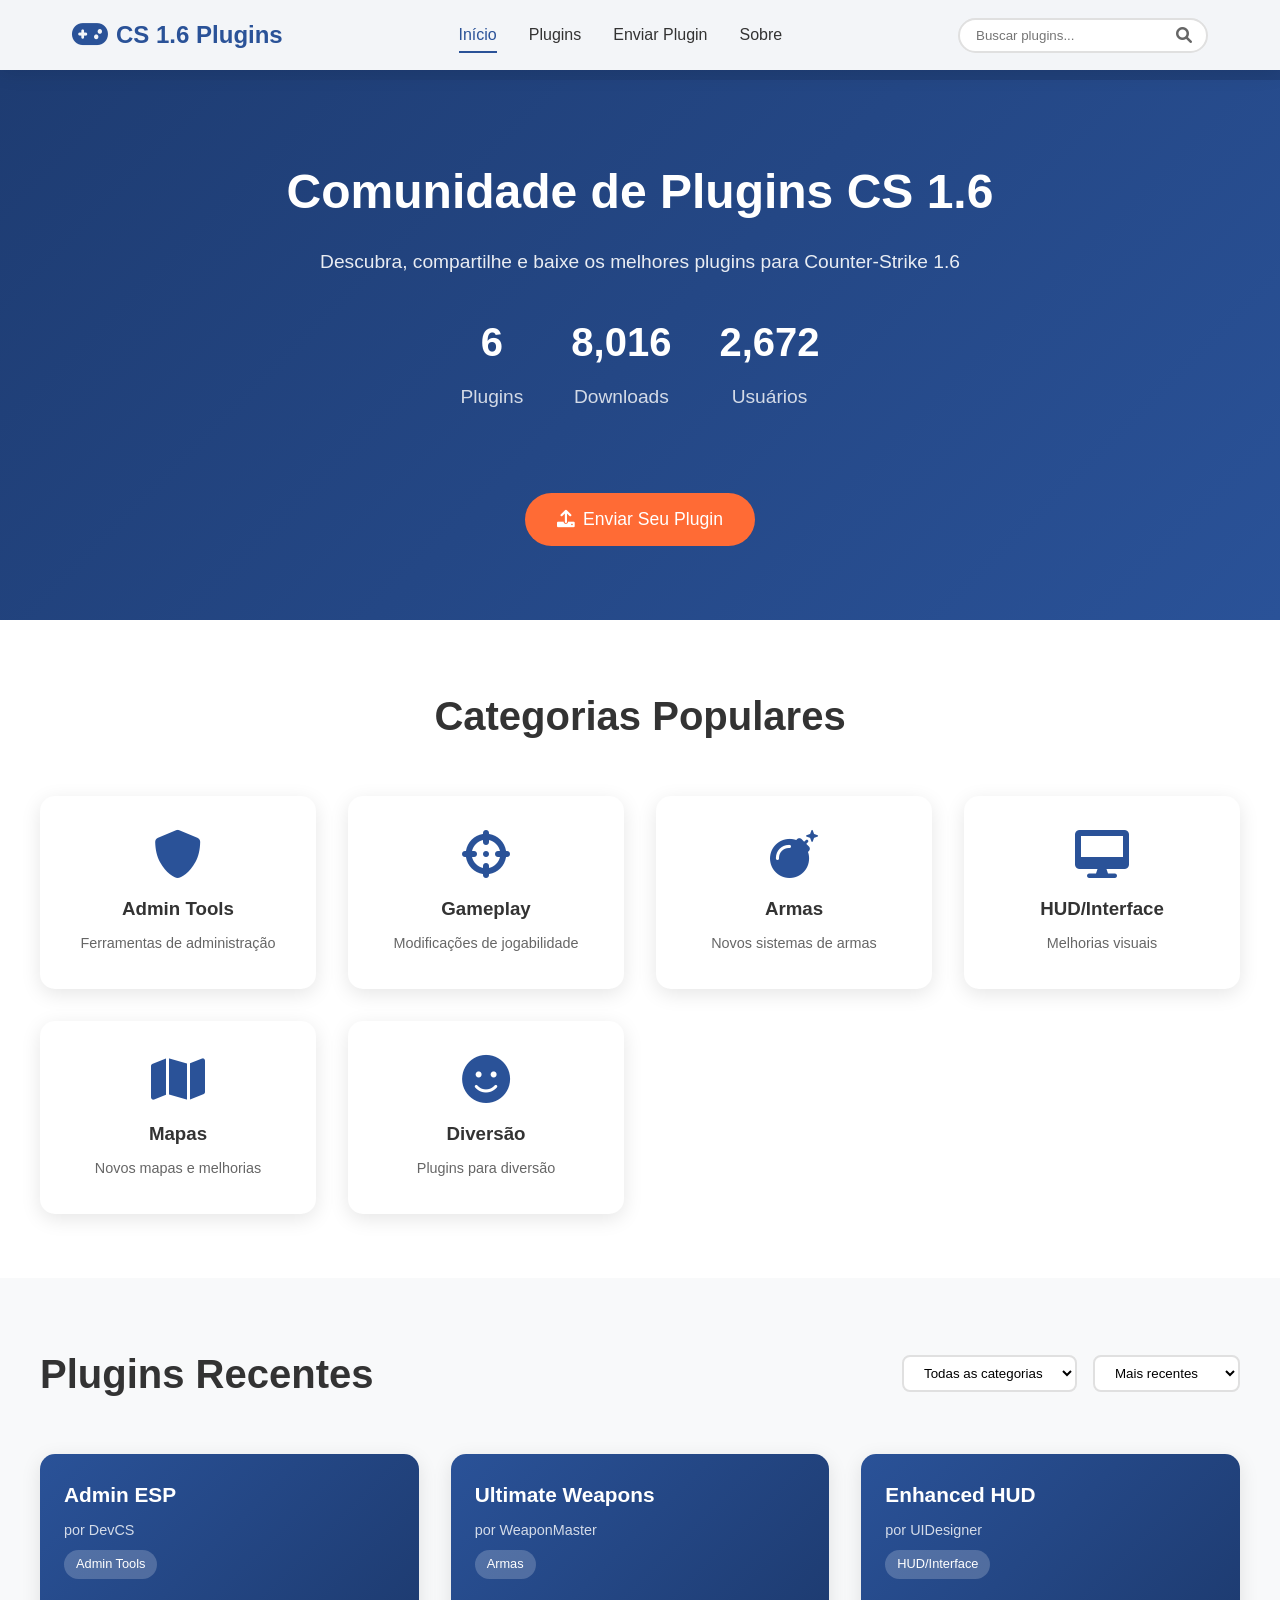
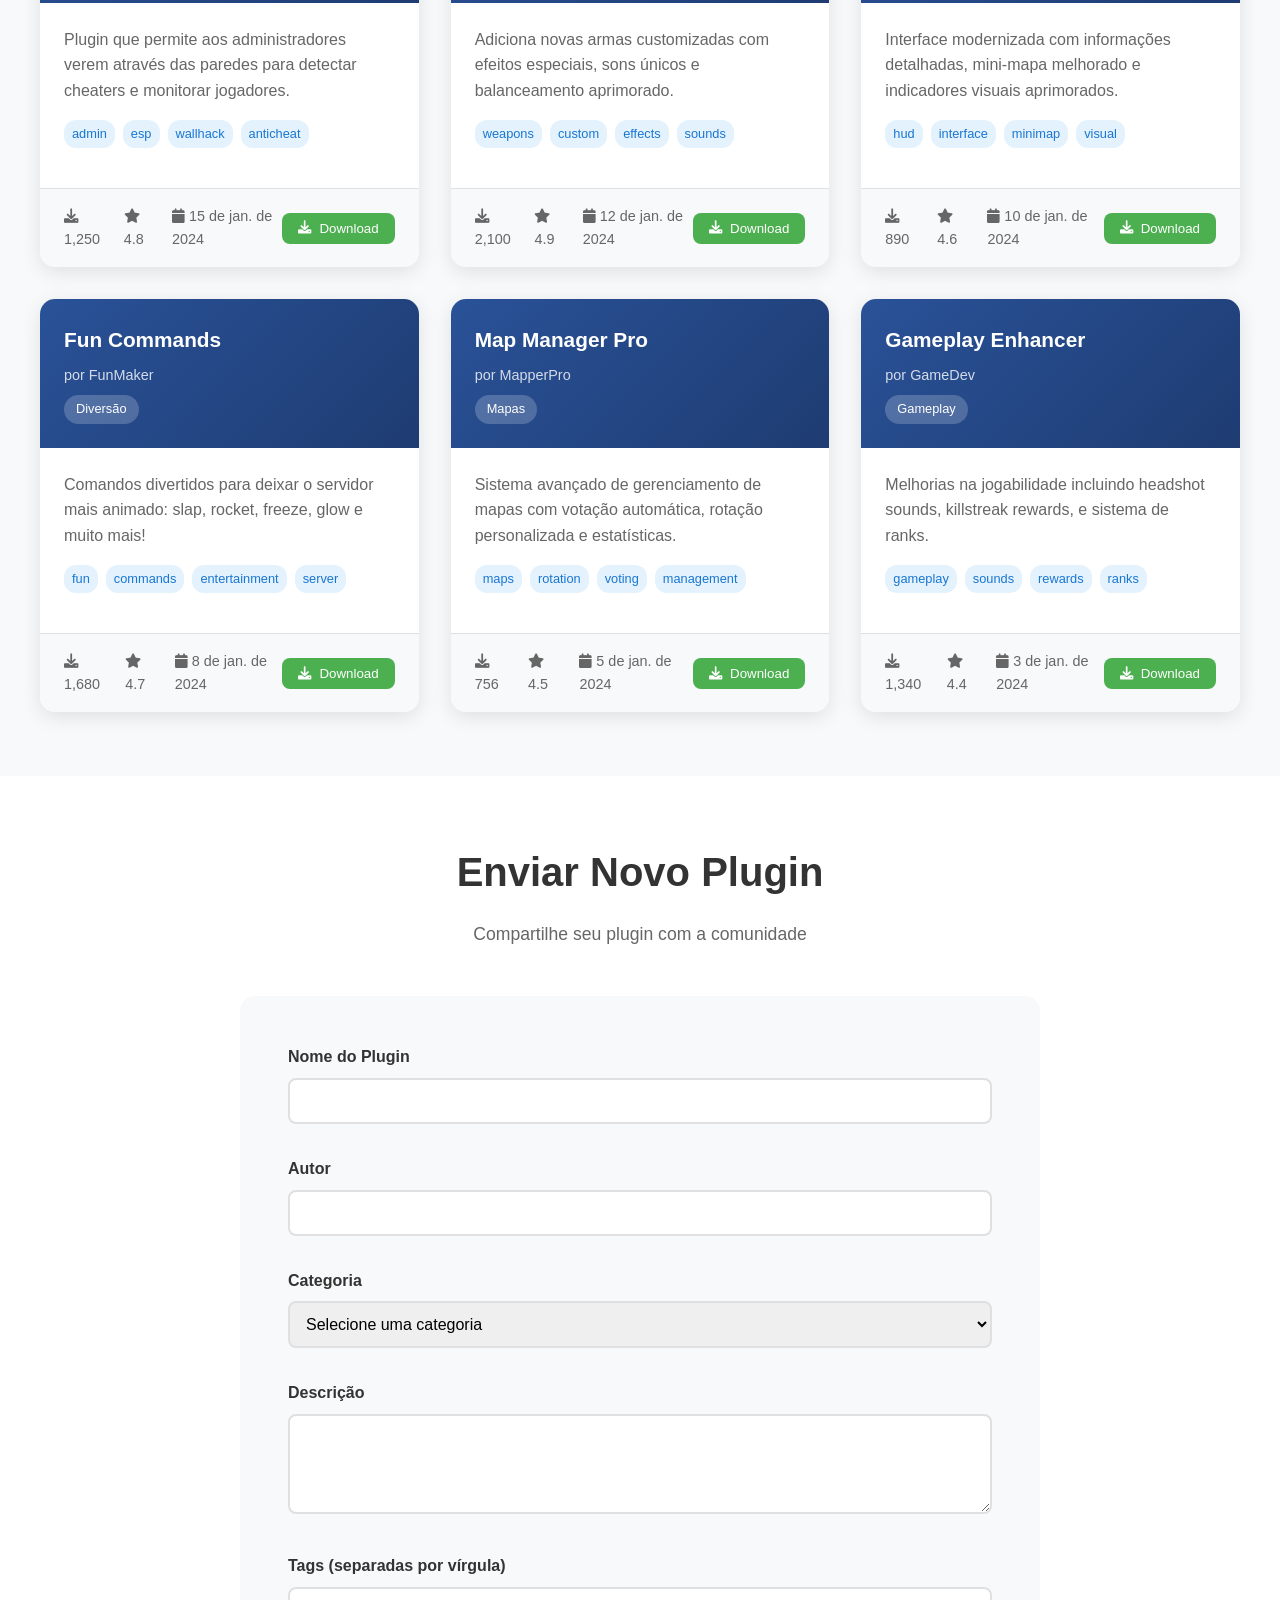
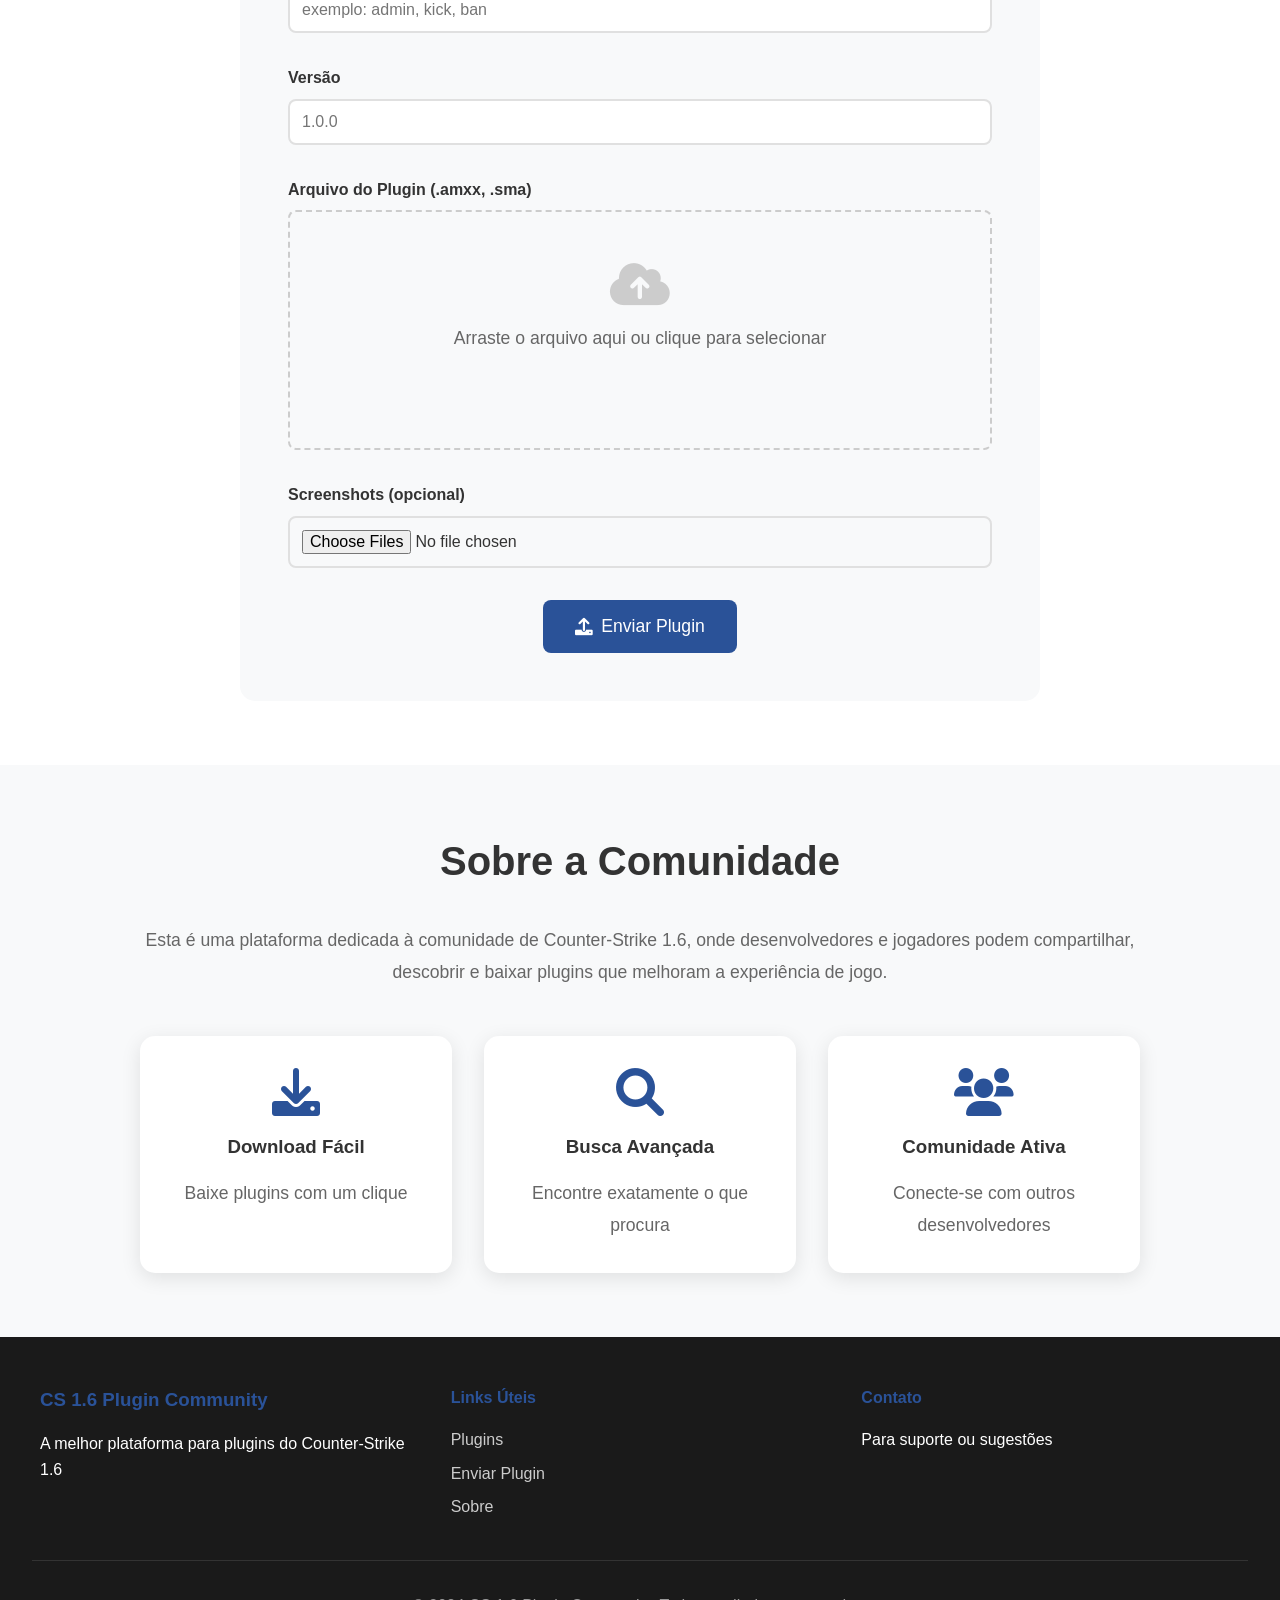
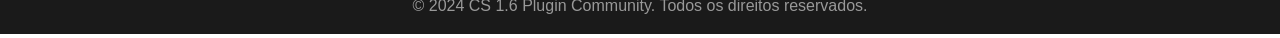
<file: index.html>
<!DOCTYPE html>
<html lang="pt-BR">
<head>
    <meta charset="UTF-8">
    <meta name="viewport" content="width=device-width, initial-scale=1.0">
    <title>CS 1.6 Plugin Community - Comunidade de Plugins</title>
    <link rel="stylesheet" href="styles.css">
    <link href="https://cdnjs.cloudflare.com/ajax/libs/font-awesome/6.0.0/css/all.min.css" rel="stylesheet">
</head>
<body>
    <nav class="navbar">
        <div class="nav-container">
            <div class="nav-logo">
                <i class="fas fa-gamepad"></i>
                <span>CS 1.6 Plugins</span>
            </div>
            <div class="nav-menu">
                <a href="#home" class="nav-link active">Início</a>
                <a href="#plugins" class="nav-link">Plugins</a>
                <a href="#upload" class="nav-link">Enviar Plugin</a>
                <a href="#about" class="nav-link">Sobre</a>
            </div>
            <div class="nav-search">
                <input type="text" placeholder="Buscar plugins..." id="searchInput">
                <i class="fas fa-search"></i>
            </div>
        </div>
    </nav>

    <main>
        <!-- Hero Section -->
        <section id="home" class="hero">
            <div class="hero-content">
                <h1>Comunidade de Plugins CS 1.6</h1>
                <p>Descubra, compartilhe e baixe os melhores plugins para Counter-Strike 1.6</p>
                <div class="hero-stats">
                    <div class="stat">
                        <h3 id="totalPlugins">0</h3>
                        <p>Plugins</p>
                    </div>
                    <div class="stat">
                        <h3 id="totalDownloads">0</h3>
                        <p>Downloads</p>
                    </div>
                    <div class="stat">
                        <h3 id="totalUsers">0</h3>
                        <p>Usuários</p>
                    </div>
                </div>
                <button class="cta-button" onclick="scrollToSection('upload')">
                    <i class="fas fa-upload"></i>
                    Enviar Seu Plugin
                </button>
            </div>
        </section>

        <!-- Categories Section -->
        <section class="categories">
            <h2>Categorias Populares</h2>
            <div class="category-grid">
                <div class="category-card" data-category="admin">
                    <i class="fas fa-shield-alt"></i>
                    <h3>Admin Tools</h3>
                    <p>Ferramentas de administração</p>
                </div>
                <div class="category-card" data-category="gameplay">
                    <i class="fas fa-crosshairs"></i>
                    <h3>Gameplay</h3>
                    <p>Modificações de jogabilidade</p>
                </div>
                <div class="category-card" data-category="weapons">
                    <i class="fas fa-bomb"></i>
                    <h3>Armas</h3>
                    <p>Novos sistemas de armas</p>
                </div>
                <div class="category-card" data-category="hud">
                    <i class="fas fa-desktop"></i>
                    <h3>HUD/Interface</h3>
                    <p>Melhorias visuais</p>
                </div>
                <div class="category-card" data-category="maps">
                    <i class="fas fa-map"></i>
                    <h3>Mapas</h3>
                    <p>Novos mapas e melhorias</p>
                </div>
                <div class="category-card" data-category="fun">
                    <i class="fas fa-smile"></i>
                    <h3>Diversão</h3>
                    <p>Plugins para diversão</p>
                </div>
            </div>
        </section>

        <!-- Plugins Section -->
        <section id="plugins" class="plugins-section">
            <div class="section-header">
                <h2>Plugins Recentes</h2>
                <div class="filters">
                    <select id="categoryFilter">
                        <option value="">Todas as categorias</option>
                        <option value="admin">Admin Tools</option>
                        <option value="gameplay">Gameplay</option>
                        <option value="weapons">Armas</option>
                        <option value="hud">HUD/Interface</option>
                        <option value="maps">Mapas</option>
                        <option value="fun">Diversão</option>
                    </select>
                    <select id="sortFilter">
                        <option value="newest">Mais recentes</option>
                        <option value="popular">Mais populares</option>
                        <option value="downloads">Mais baixados</option>
                    </select>
                </div>
            </div>
            <div class="plugins-grid" id="pluginsGrid">
                <!-- Plugins will be loaded here dynamically -->
            </div>
        </section>

        <!-- Upload Section -->
        <section id="upload" class="upload-section">
            <div class="upload-container">
                <h2>Enviar Novo Plugin</h2>
                <p>Compartilhe seu plugin com a comunidade</p>
                
                <form id="uploadForm" class="upload-form">
                    <div class="form-group">
                        <label for="pluginName">Nome do Plugin</label>
                        <input type="text" id="pluginName" required>
                    </div>
                    
                    <div class="form-group">
                        <label for="pluginAuthor">Autor</label>
                        <input type="text" id="pluginAuthor" required>
                    </div>
                    
                    <div class="form-group">
                        <label for="pluginCategory">Categoria</label>
                        <select id="pluginCategory" required>
                            <option value="">Selecione uma categoria</option>
                            <option value="admin">Admin Tools</option>
                            <option value="gameplay">Gameplay</option>
                            <option value="weapons">Armas</option>
                            <option value="hud">HUD/Interface</option>
                            <option value="maps">Mapas</option>
                            <option value="fun">Diversão</option>
                        </select>
                    </div>
                    
                    <div class="form-group">
                        <label for="pluginDescription">Descrição</label>
                        <textarea id="pluginDescription" rows="4" required></textarea>
                    </div>
                    
                    <div class="form-group">
                        <label for="pluginTags">Tags (separadas por vírgula)</label>
                        <input type="text" id="pluginTags" placeholder="exemplo: admin, kick, ban">
                    </div>
                    
                    <div class="form-group">
                        <label for="pluginVersion">Versão</label>
                        <input type="text" id="pluginVersion" placeholder="1.0.0" required>
                    </div>
                    
                    <div class="form-group file-upload">
                        <label for="pluginFile">Arquivo do Plugin (.amxx, .sma)</label>
                        <div class="file-drop-zone" id="fileDropZone">
                            <i class="fas fa-cloud-upload-alt"></i>
                            <p>Arraste o arquivo aqui ou clique para selecionar</p>
                            <input type="file" id="pluginFile" accept=".amxx,.sma,.zip,.rar" required>
                        </div>
                        <div id="filePreview" class="file-preview"></div>
                    </div>
                    
                    <div class="form-group">
                        <label for="pluginScreenshots">Screenshots (opcional)</label>
                        <input type="file" id="pluginScreenshots" multiple accept="image/*">
                    </div>
                    
                    <button type="submit" class="submit-btn">
                        <i class="fas fa-upload"></i>
                        Enviar Plugin
                    </button>
                </form>
            </div>
        </section>

        <!-- About Section -->
        <section id="about" class="about-section">
            <div class="about-content">
                <h2>Sobre a Comunidade</h2>
                <p>Esta é uma plataforma dedicada à comunidade de Counter-Strike 1.6, onde desenvolvedores e jogadores podem compartilhar, descobrir e baixar plugins que melhoram a experiência de jogo.</p>
                
                <div class="features">
                    <div class="feature">
                        <i class="fas fa-download"></i>
                        <h3>Download Fácil</h3>
                        <p>Baixe plugins com um clique</p>
                    </div>
                    <div class="feature">
                        <i class="fas fa-search"></i>
                        <h3>Busca Avançada</h3>
                        <p>Encontre exatamente o que procura</p>
                    </div>
                    <div class="feature">
                        <i class="fas fa-users"></i>
                        <h3>Comunidade Ativa</h3>
                        <p>Conecte-se com outros desenvolvedores</p>
                    </div>
                </div>
            </div>
        </section>
    </main>

    <footer class="footer">
        <div class="footer-content">
            <div class="footer-section">
                <h3>CS 1.6 Plugin Community</h3>
                <p>A melhor plataforma para plugins do Counter-Strike 1.6</p>
            </div>
            <div class="footer-section">
                <h4>Links Úteis</h4>
                <ul>
                    <li><a href="#plugins">Plugins</a></li>
                    <li><a href="#upload">Enviar Plugin</a></li>
                    <li><a href="#about">Sobre</a></li>
                </ul>
            </div>
            <div class="footer-section">
                <h4>Contato</h4>
                <p>Para suporte ou sugestões</p>
            </div>
        </div>
        <div class="footer-bottom">
            <p>&copy; 2024 CS 1.6 Plugin Community. Todos os direitos reservados.</p>
        </div>
    </footer>

    <!-- Modal para detalhes do plugin -->
    <div id="pluginModal" class="modal">
        <div class="modal-content">
            <span class="close">&times;</span>
            <div id="modalContent"></div>
        </div>
    </div>

    <script src="script.js"></script>
</body>
</html>
</file>
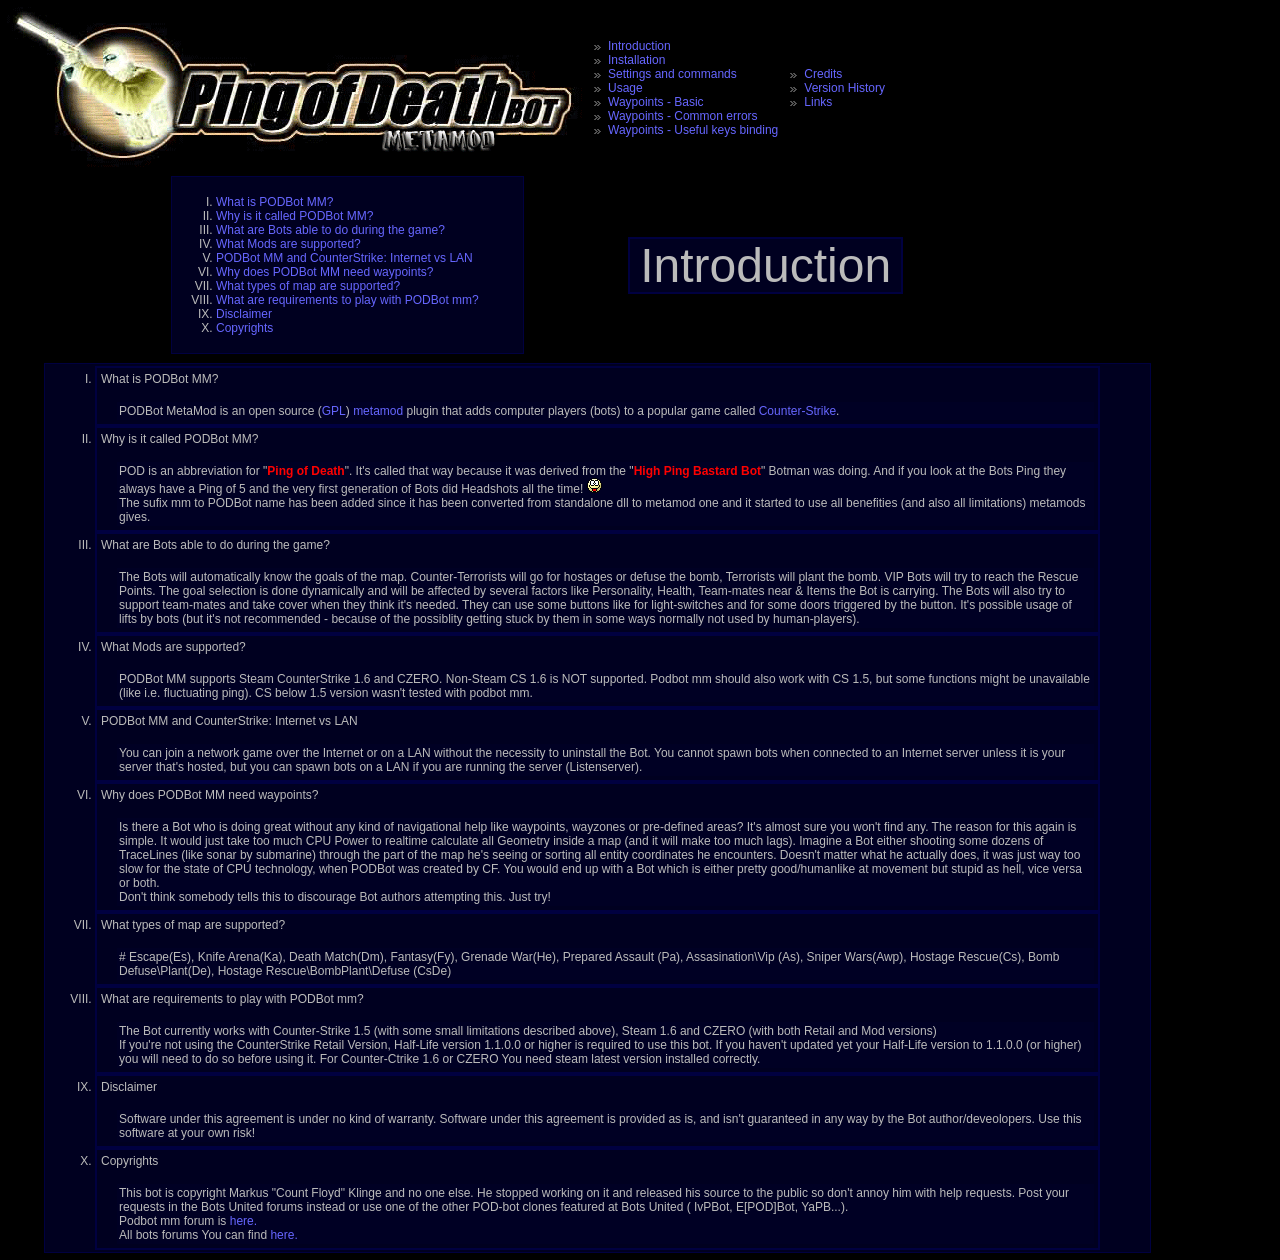
<file: addons/podbot/pod_v3 docs/index.html>
<!DOCTYPE HTML PUBLIC "-//W3C//DTD HTML 4.01 Transitional//EN"
"http://www.w3.org/TR/html4/loose.dtd">
<html>
<head>
<title>Introduction</title>
<link rel="stylesheet" type="text/css" href="index/index.css">
<!-- ###START: MetaData### -->
 <meta http-equiv="Content-Type" content="application/xhtml+xml; charset=ISO-8859-1" />
 <meta name="author" content="SpLoRyGoN & KWo" />
 <meta http-equiv="ImageToolbar" content="no" />
 <meta name="MSSmartTagsPreventParsing" content="true" />
<!-- ###END: MetaData### -->

</head>
<body>
<!-- ###START: Body### -->
<table>
<!-- ###START: Header Table### -->
 <tbody><tr>
  <td id="Banner"><img alt="PODBot MetaMod" src="index/blank.png"></td>
  <td>
   <ul id="MainNav">
    <li><a href="index.html">Introduction</a></li>
    <li><a href="html/pbmm_install.html">Installation</a></li>
    <li><a href="html/pbmm_configuration.html">Settings and commands</a></li>
    <li><a href="html/pbmm.html">Usage</a></li>
    <li><a href="html/pbmm_wp_basic.html">Waypoints - Basic</a></li>
    <li><a href="html/pbmm_wp_commonerrors.html">Waypoints - Common errors</a></li>
    <li><a href="html/pbmm_wp_binding.html">Waypoints - Useful keys binding</a></li>
   </ul>
  </td>
  <td>
   <ul id="MainNav">
    <li><a href="html/pbmm_credits.html">Credits</a></li>
    <li><a href="html/pbmm_versionhistory.html">Version History</a></li>
    <li><a href="html/pbmm_linksfiles.html">Links</a></li>
   </ul>
  </td>
 </tr>
<!-- ###END: Header Table### -->
</tbody></table>

<table id="MainContentNavigationTable">
<!-- ###START: MainContent Navigation Table### -->
 <tr>
  <td>
   <table>
    <tr>
     <td>
      <ul>
<!-- ###START: MainContent Navigation### -->
       <li><p class="style_white"><a href="#I">What is PODBot MM?</a></p></li>
       <li><p class="style_white"><a href="#II">Why is it called PODBot MM?</a></p></li>
       <li><p class="style_white"><a href="#III">What are Bots able to do during the game?</a></p></li>
       <li><p class="style_white"><a href="#IV">What Mods are supported?</a></p></li>
       <li><p class="style_white"><a href="#V">PODBot MM and CounterStrike: Internet vs LAN</a></p></li>
       <li><p class="style_white"><a href="#VI">Why does PODBot MM need waypoints?</a></p></li>
       <li><p class="style_white"><a href="#VII">What types of map are supported?</a></p></li>
       <li><p class="style_white"><a href="#VIII">What are requirements to play with PODBot mm?</a></p></li>
       <li><p class="style_white"><a href="#IX">Disclaimer</a></p></li>
       <li><p class="style_white"><a href="#X">Copyrights</a></p></li>
    
<!-- ###END: MainContent Navigation### -->
      </ul>
	  </td>
    </tr>
   </table>
  </td>

  <td>
<!-- ###START: Page Title### -->
   <span>Introduction</span>
<!-- ###END: Page Title### -->
  </td>

 </tr>
<!-- ###END: MainContent Navigation Table### -->
</table>

<table id="MainContent">
<!-- ###START: MainContent Table### -->
 <tr>
  <td>
   <table>
    <tr>
     <td>
   <ul>
<!-- ###START: MainContent### -->
    <li><a name="I"></a>What is PODBot MM?
     <span>PODBot MetaMod is an open source (<a href="http://www.gnu.org/">GPL</a>) <a href="http://www.metamod.org/">metamod</a> plugin that 
   	adds computer players (bots) to a popular game called <a href="http://www.counter-strike.net/">Counter-Strike</a>.</span>
    </li>

	 <li><a name="II"></a>Why is it called PODBot MM?
	  <span>POD is an abbreviation for &quot;<font class="style_red_bold">Ping of Death</font>&quot;. It's called that way because 
      it was derived from the &quot;<font class="style_red_bold">High Ping Bastard Bot</font>&quot; Botman was doing. And if you look 
      at the Bots Ping they always have a Ping of 5 and the very first generation of Bots did Headshots all the time! 
      <img src="smileys/bu_tongue.gif"><br>
		The sufix mm to PODBot name has been added since it has been converted from standalone dll to metamod one and it started 
      to use all benefities (and also all limitations) metamods gives.</span>
    </li>

	 <li><a name="III"></a>What are Bots able to do during the game?
	  <span>The Bots will automatically know the goals of the map. Counter-Terrorists will go for hostages or defuse the bomb, 
      Terrorists will plant the bomb. VIP Bots will try to reach the Rescue Points. The goal selection is done dynamically 
      and will be affected by several factors like Personality, Health, Team-mates near &amp; Items the Bot is carrying. 
      The Bots will also try to support team-mates and take cover when they think it's needed. 
		They can use some buttons like for light-switches and for some doors triggered by the button. It's possible usage 
      of lifts by bots (but it's not recommended - because of the possiblity getting stuck by them in some ways normally 
      not used by human-players).</span>
    </li>

	 <li><a name="IV"></a>What Mods are supported?
	  <span>PODBot MM supports Steam CounterStrike 1.6 and CZERO. Non-Steam CS 1.6 is NOT supported. Podbot mm should also work 
	  with CS 1.5, but some functions might be unavailable (like i.e. fluctuating ping). CS below 1.5 version wasn't 
      tested with podbot mm.</span>
    </li>

	 <li><a name="V"></a>PODBot MM and CounterStrike: Internet vs LAN
	  <span>You can join a network game over the Internet or on a LAN without the necessity to uninstall the Bot. You cannot 
      spawn bots when connected to an Internet server unless it is your server that's hosted, but you can spawn bots on a LAN 
      if you are running the server (Listenserver).</span>
    </li>

	 <li><a name="VI"></a>Why does PODBot MM need waypoints?
	  <span>Is there a Bot who is doing great without any kind of navigational help like waypoints, wayzones or pre-defined areas?
 		It's almost sure you won't find any. The reason for this again is simple. It would just take too much CPU Power to realtime
      calculate all Geometry inside a map (and it will make too much lags). Imagine a Bot either shooting some dozens of TraceLines 
      (like sonar by submarine) through the part of the map he's seeing or sorting all entity coordinates he encounters. 
      Doesn't matter what he actually does, it was just way too slow for the state of CPU technology, when PODBot was created by CF. 
      You would end up with a Bot which is either pretty good/humanlike at movement but stupid as hell, vice versa or both. <br>
		Don't think somebody tells this to discourage Bot authors attempting this. Just try!</span>
    </li>

	 <li><a name="VII"></a> What types of map are supported?
	  <span># Escape(Es), Knife Arena(Ka), Death Match(Dm), Fantasy(Fy), Grenade War(He), Prepared Assault (Pa), Assasination\Vip (As),
		Sniper Wars(Awp), Hostage Rescue(Cs), Bomb Defuse\Plant(De), Hostage Rescue\BombPlant\Defuse (CsDe)</span>
    </li>

	 <li><a name="VIII"></a>  What are requirements to play with PODBot mm?
	  <span>The Bot currently works with Counter-Strike 1.5 (with some small limitations described above), Steam 1.6 and CZERO (with both 
	    Retail and Mod versions)<br>
		If you're not using the CounterStrike Retail Version, Half-Life version  1.1.0.0 or higher is required to use this bot. 
		If you haven't updated yet your Half-Life version to 1.1.0.0 (or higher) you will need to do so before using it.
		For Counter-Ctrike 1.6 or CZERO You need steam latest version installed correctly.</span>
    </li>

	 <li><a name="IX"></a>Disclaimer
	  <span>Software under this agreement is under no kind of warranty. Software under this agreement is provided as is, and isn't guaranteed 
	   in any way by the Bot author/deveolopers. Use this software at your own risk!</span>
    </li>

	 <li><a name="X"></a>Copyrights
	  <span>This bot is copyright Markus "Count Floyd" Klinge and no one else. He stopped working on it and released his source to the public 
		so don't annoy him with help requests. Post your requests in the Bots United forums instead or use one of the other POD-bot clones
		featured at Bots United ( IvPBot,  E[POD]Bot, YaPB...).<br>
		Podbot mm forum is <a href="http://forums.bots-united.com/forumdisplay.php?s=&daysprune=&f=47">here.</a><br>
		All bots forums You can find <a href="http://forums.bots-united.com">here.</a></span>
    </li>
<!-- ###END: MainContent### -->
      </ul>
     </td>
    </tr>
   </table>
  </td>
 </tr>
<!-- ###END: MainContent Table### -->
</table>
<!-- ###END: Body### -->
</body>
</html>
</file>
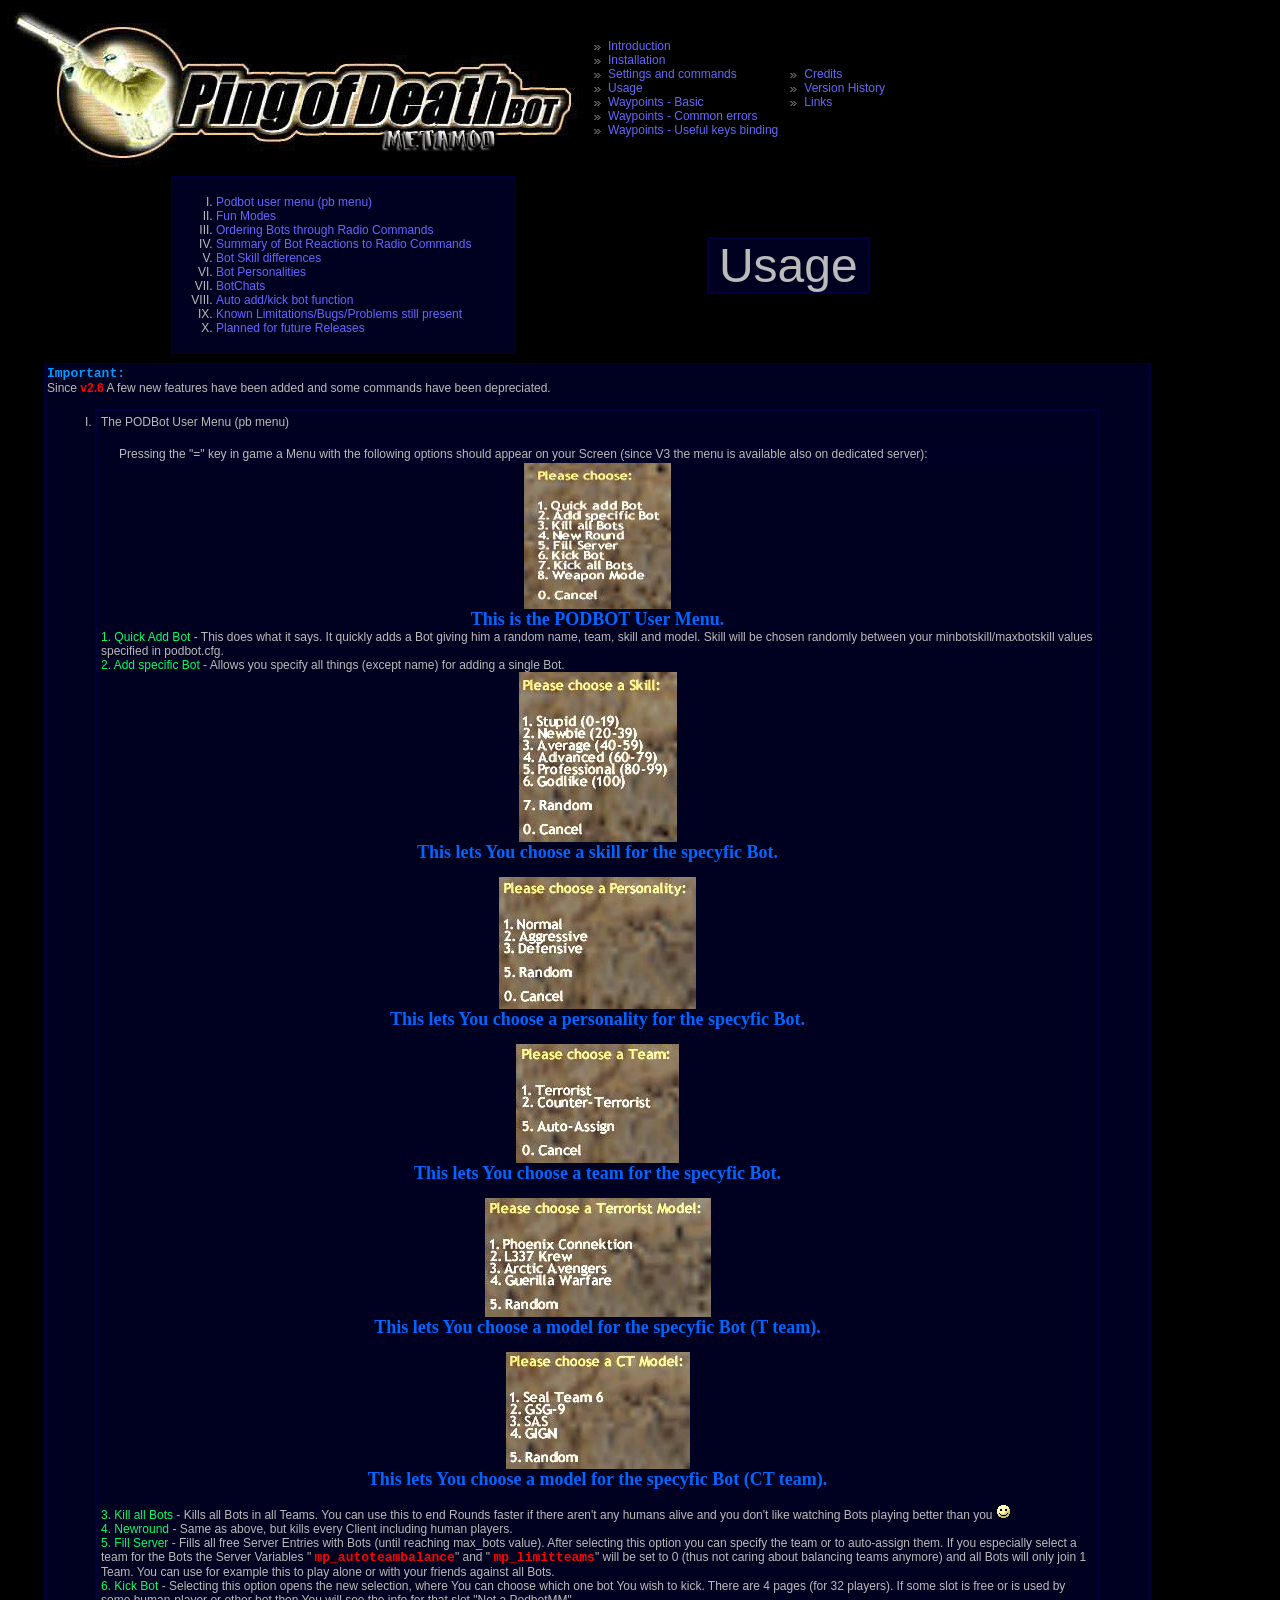
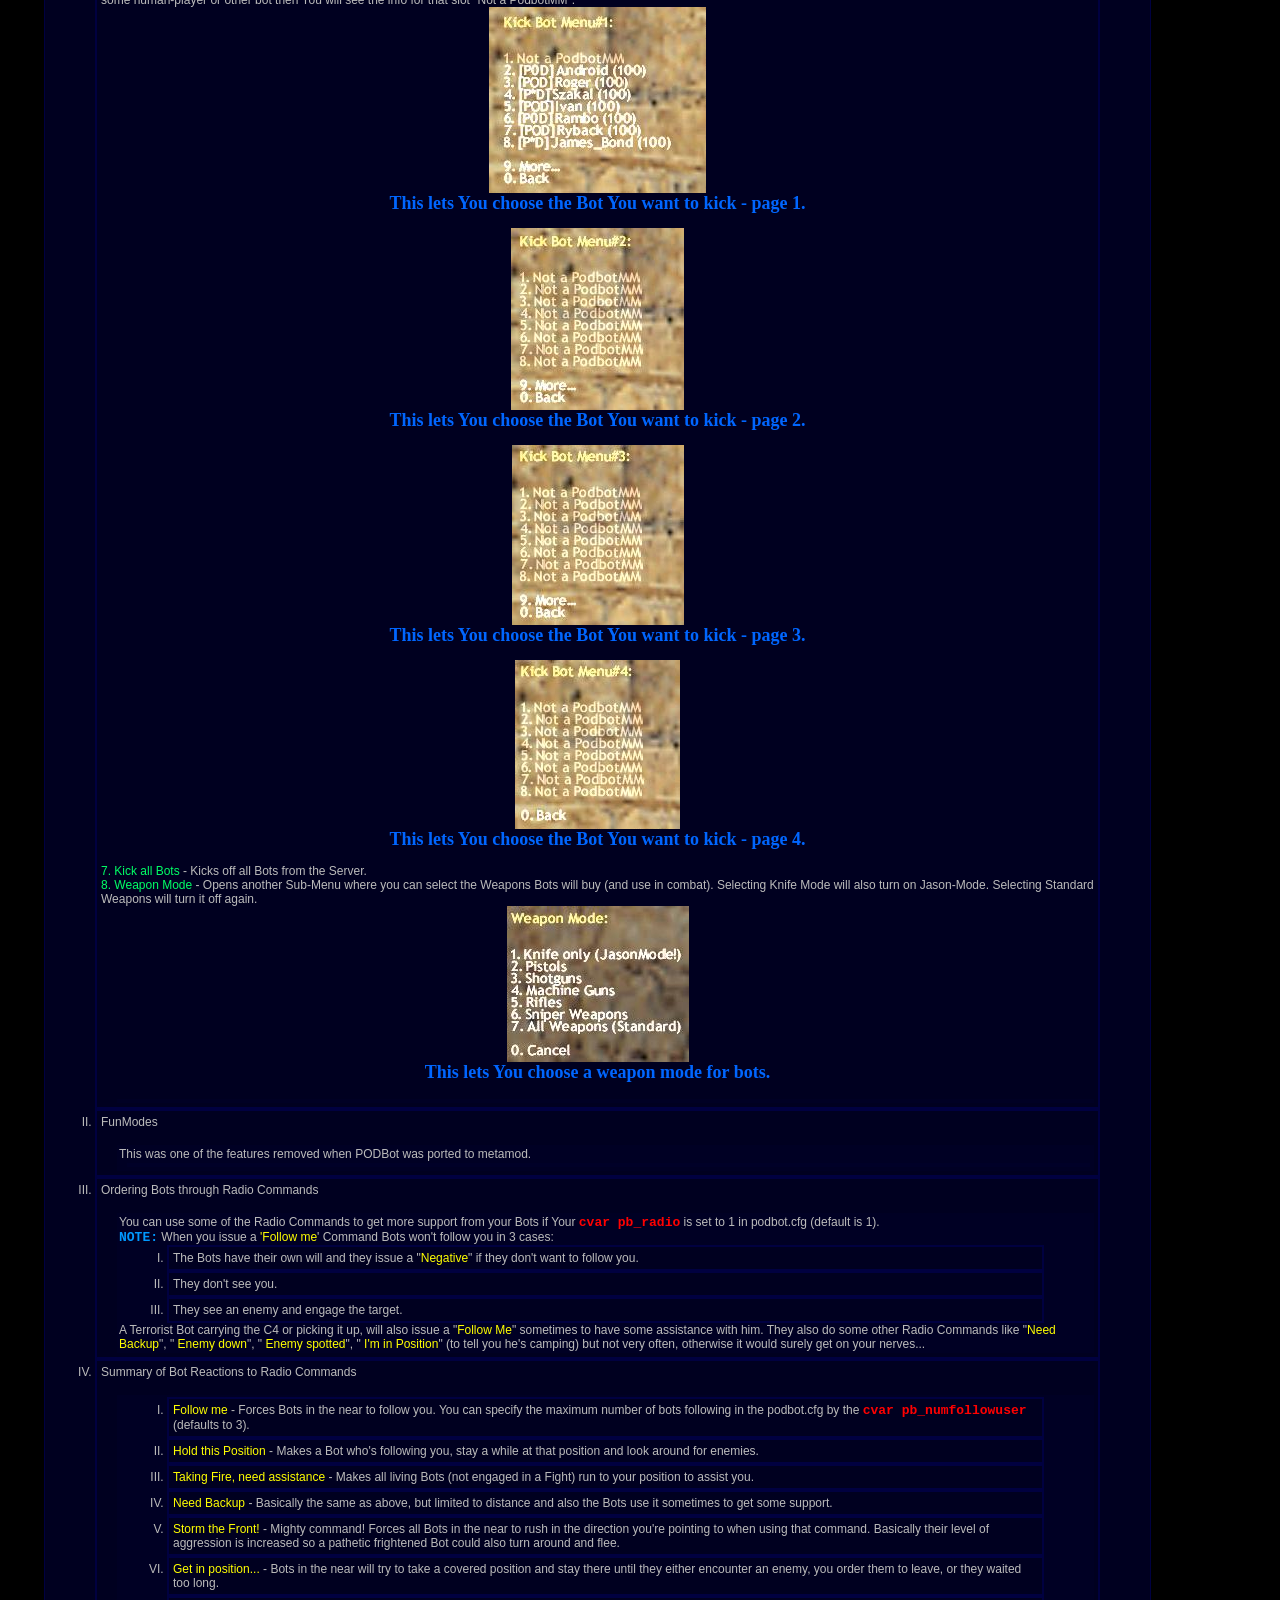
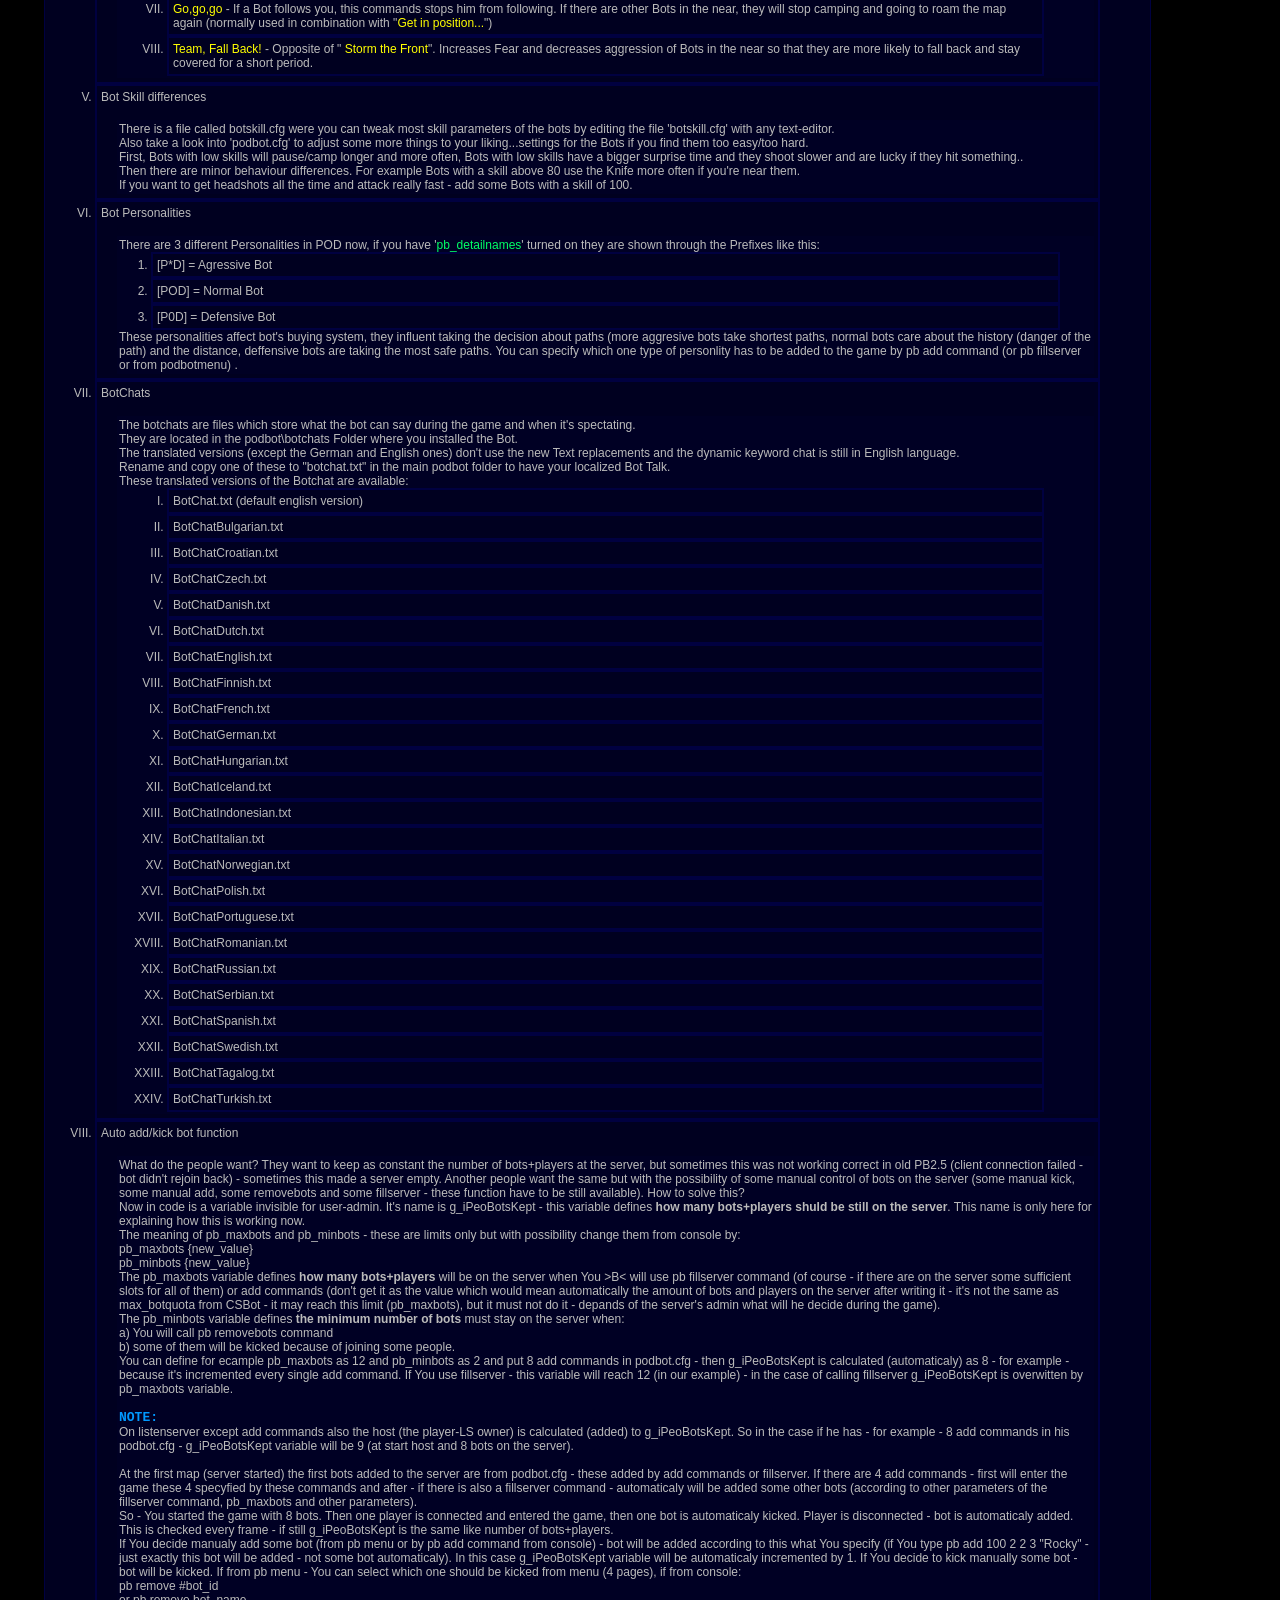
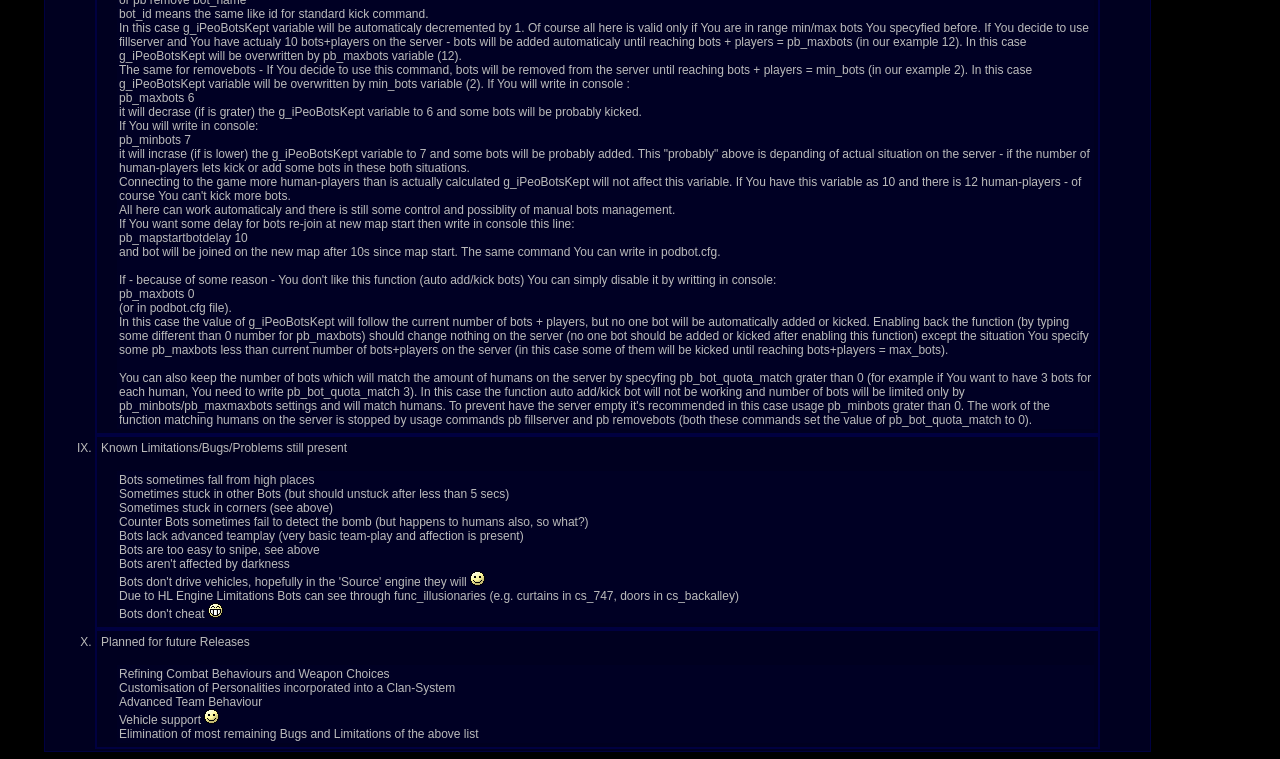
<file: addons/podbot/pod_v3 docs/html/pbmm.html>
<!DOCTYPE html PUBLIC "-//W3C//DTD HTML 4.01 Transitional//EN"
"http://www.w3.org/TR/html4/loose.dtd">
<html>
<head>
<title>PODBot MM</title>
<link rel="stylesheet" type="text/css" href="../index/index.css">
<!-- ###START: MetaData### -->
 <meta http-equiv="Content-Type" content="application/xhtml+xml; charset=ISO-8859-1" />
 <meta name="author" content="SpLoRyGoN & KWo" />
 <meta http-equiv="ImageToolbar" content="no" />
 <meta name="MSSmartTagsPreventParsing" content="true" />
<!-- ###END: MetaData### -->
</head>
<body>
<!-- ###START: Body### -->
<table>
<!-- ###START: Header Table### -->
 <tbody><tr>
  <td id="Banner"><img alt="PODBot MetaMod" src="../index/blank.png"></td>
  <td>
   <ul id="MainNav">
    <li><a href="../index.html">Introduction</a></li>
    <li><a href="./pbmm_install.html">Installation</a></li>
    <li><a href="./pbmm_configuration.html">Settings and commands</a></li>
    <li><a href="./pbmm.html">Usage</a></li>
    <li><a href="./pbmm_wp_basic.html">Waypoints - Basic</a></li>
    <li><a href="./pbmm_wp_commonerrors.html">Waypoints - Common errors</a></li>
    <li><a href="./pbmm_wp_binding.html">Waypoints - Useful keys binding</a></li>
   </ul>
  </td>
  <td>
   <ul id="MainNav">
    <li><a href="./pbmm_credits.html">Credits</a></li>
    <li><a href="./pbmm_versionhistory.html">Version History</a></li>
    <li><a href="./pbmm_linksfiles.html">Links</a></li>
   </ul>
  </td>
 </tr>
<!-- ###END: Header Table### -->
</tbody></table>

<table id="MainContentNavigationTable">
<!-- ###START: MainContent Navigation Table### -->
 <tr>
  <td>
   <table>
    <tr>
     <td>
      <ul>
<!-- ###START: MainContent Navigation### -->
       <li><p class="style_white"><a href="#I">Podbot user menu (pb menu)</a></p></li>
       <li><p class="style_white"><a href="#II">Fun Modes</p></a></li>
       <li><p class="style_white"><a href="#III">Ordering Bots through Radio Commands</p></a></li>
       <li><p class="style_white"><a href="#IV">Summary of Bot Reactions to Radio Commands</p></a></li>
       <li><p class="style_white"><a href="#V">Bot Skill differences</p></a></li>
       <li><p class="style_white"><a href="#VI">Bot Personalities</p></a></li>
       <li><p class="style_white"><a href="#VII">BotChats</p></a></li>
       <li><p class="style_white"><a href="#VIII">Auto add/kick bot function</p></a></li>
       <li><p class="style_white"><a href="#IX">Known Limitations/Bugs/Problems still present</p></a></li>
       <li><p class="style_white"><a href="#X">Planned for future Releases</p></a></li>
<!-- ###END: MainContent Navigation### -->
      </ul>
     </td>
    </tr>
   </table>
  </td>

    <td>
<!-- ###START: Page Title### -->
     <span>Usage</span>
<!-- ###END: Page Title### -->
    </td>

 </tr>
<!-- ###END: MainContent Navigation Table### -->
</table>

<table id="MainContent">
<!-- ###START: MainContent Table### -->
 <tr>
  <td>
   <table>
    <tr>
     <td>
	<p><font class="style_note">Important:</font></p>
	<p>Since <font class="style_red_bold">v2.6</font> A few new features have been added and some commands have been depreciated.</p><br>

   <ul>
<!-- ###START: MainContent### -->
    <li><a name="I"></a>The PODBot User Menu (pb menu)
	  <span>Pressing the &quot;=&quot; key in game a Menu with the following options should appear on your Screen (since V3 the menu is 
          available also on dedicated server):</span>
	<p align="center"><img src="../images/pbmenuall.jpg" alt="The PODBOT user menu" name="The PODBOT user menu" width="147" height="146" border="0" ></p>
	<p align="center" class="style_picture_description">This is the PODBOT User Menu.</p>
	
	<font class="style_pb_commands">1. Quick Add Bot</font> - This does what it says. It quickly adds a Bot giving him a random name,   team, skill and model. Skill will be chosen randomly between your minbotskill/maxbotskill values specified in podbot.cfg.<br>
	<font class="style_pb_commands">2. Add specific Bot</font> - Allows you specify all things (except name) for adding a single Bot.<br>
	
	<p align="center"><img src="../images/pbmenuaddskill.jpg" alt="Choose a skill from menu" name="Choose a skill from menu" width="158" height="170" border="0" ></p>
	<p align="center" class="style_picture_description">This lets You choose a skill for the specyfic Bot.</p><br>
	<p align="center"><img src="../images/pbmenuaddpers.jpg" alt="Choose a personality from menu" name="Choose a personality from menu" width="197" height="132" border="0" ></p>
	<p align="center" class="style_picture_description">This lets You choose a personality for the specyfic Bot.</p><br>
	<p align="center"><img src="../images/pbmenuaddteam.jpg" alt="Choose a team from menu" name="Choose a team from menu" width="163" height="119" border="0" ></p>
	<p align="center" class="style_picture_description">This lets You choose a team for the specyfic Bot.</p><br>
	<p align="center"><img src="../images/pbmenuaddtmodel.jpg" alt="Choose a model from menu (T team)" name="Choose a model from menu (T team)" width="226" height="119" border="0" ></p>
	<p align="center" class="style_picture_description">This lets You choose a model for the specyfic Bot (T team).</p><br>
	<p align="center"><img src="../images/pbmenuaddctmodel.jpg" alt="Choose a model from menu (CT team)" name="Choose a model from menu (CT team)" width="184" height="117" border="0" ></p>
	<p align="center" class="style_picture_description">This lets You choose a model for the specyfic Bot (CT team).</p><br>
  
	<font class="style_pb_commands">3. Kill all Bots</font> - Kills all Bots in all Teams. You can use this to end Rounds faster if there 
   aren't any humans alive and you don't like watching Bots playing better than you <img src="../smileys/bu_smile.gif"><br>
	<font class="style_pb_commands">4. Newround</font> - Same as above, but kills every Client including human players.<br>
	<font class="style_pb_commands">5. Fill Server</font> - Fills all free Server Entries with Bots (until reaching max_bots value). 
    After selecting this option you can specify the team or to auto-assign them. If you especially select a team for the Bots the 
	Server Variables &quot; <font class="style_server_cvar">mp_autoteambalance</font>&quot; and 
	&quot; <font class="style_server_cvar">mp_limitteams</font>&quot; will be set to 0 (thus not caring about balancing teams 
	anymore) and all Bots will only join 1 Team. You can use for example this to play alone or with your friends against 
	all Bots.<br>
	<font class="style_pb_commands">6. Kick Bot</font> - Selecting this option opens the new selection, where You can choose which one
	bot You wish to kick. There are 4 pages (for 32 players). If some slot is free or is used by some human-player or other bot
	then You will see the info for that slot "Not a PodbotMM".<br>
  
	<p align="center"><img src="../images/pbmenukickbot1.jpg" alt="Choose the Bot You want to kick" name="Choose a bot You want to kick - page 1" width="217" height="186" border="0" ></p>
	<p align="center" class="style_picture_description">This lets You choose the Bot You want to kick - page 1.</p><br>
	<p align="center"><img src="../images/pbmenukickbot2.jpg" alt="Choose the Bot You want to kick" name="Choose a bot You want to kick - page 2" width="173" height="182" border="0" ></p>
	<p align="center" class="style_picture_description">This lets You choose the Bot You want to kick - page 2.</p><br>
	<p align="center"><img src="../images/pbmenukickbot3.jpg" alt="Choose the Bot You want to kick" name="Choose a bot You want to kick - page 3" width="172" height="180" border="0" ></p>
	<p align="center" class="style_picture_description">This lets You choose the Bot You want to kick - page 3.</p><br>
	<p align="center"><img src="../images/pbmenukickbot4.jpg" alt="Choose the Bot You want to kick" name="Choose a bot You want to kick - page 4" width="165" height="169" border="0" ></p>
	<p align="center" class="style_picture_description">This lets You choose the Bot You want to kick - page 4.</p><br>
  
	<font class="style_pb_commands">7. Kick all Bots</font> - Kicks off all Bots from the Server.<br>
	<font class="style_pb_commands">8. Weapon Mode</font> - Opens another Sub-Menu where you can select the Weapons Bots will buy (and use
   in combat). Selecting Knife Mode will also turn on Jason-Mode.
 	Selecting Standard Weapons will turn it off again.<br>

	<p align="center"><img src="../images/pbmenuweapmod.jpg" alt="Choose a weapon mode" name="Choose a weapon mode" width="182" height="156" border="0" ></p>
	<p align="center" class="style_picture_description">This lets You choose a weapon mode for bots.</p><span></li>


	 <li><a name="II"></a>FunModes
	<span><p align="left">This was one of the features removed when PODBot was ported to metamod.</p><span></li>

    <li><a name="III"></a>Ordering Bots through Radio Commands
	<span>You can use some of the Radio Commands to get more support from your Bots if Your <font class="style_server_cvar">
   cvar pb_radio</font> is set to 1 in podbot.cfg (default is 1).<br>
  <font class="style_note">NOTE:</font> When you issue a <font class="style_radio_commands">'Follow me</font>' Command Bots won't 
   follow you in 3 cases:</p>
	  <ul>
  	   <li>The Bots have their own will and they issue a &quot;<font class="style_radio_commands">Negative</font>&quot; if they don't 
      want to follow you.</li>
  	   <li>They don't see you.</li>
  	   <li>They see an enemy and engage the target.</li>
	  </ul>

	<p>A <font class="style_terro_red">Terrorist</font> Bot carrying the C4 or picking it up, will also issue a 
     &quot;<font class="style_radio_commands">Follow Me</font>&quot; sometimes to have some assistance with him. 

	They also do some other Radio Commands like &quot;<font class="style_radio_commands">Need Backup</font>&quot;, &quot;
	<font class="style_radio_commands">Enemy down</font>&quot;, &quot; <font class="style_radio_commands">Enemy spotted</font>&quot;, &quot; 
	<font class="style_radio_commands">I'm in Position</font>&quot; (to tell you he's camping) but not very often, otherwise it would 
	surely get on your nerves...</p></span>

	<li><a name="IV"></a>Summary of Bot Reactions to Radio Commands
   <span>
	<ul>
	  <li><font class="style_radio_commands">Follow me</font> - Forces Bots in the near to follow you. You can specify the maximum number 
	  of bots following in the podbot.cfg by the <font class="style_server_cvar">cvar pb_numfollowuser</font> (defaults to 3).</li>
  	  <li><font class="style_radio_commands">Hold this Position</font> - Makes a Bot who's following you, stay a while at that position 
  	  and look around for enemies.</li>
  	  <li><font class="style_radio_commands">Taking Fire, need assistance</font> - Makes all living Bots (not engaged in a Fight) run to
  	  your position to assist you.</li>
  	  <li><font class="style_radio_commands">Need Backup</font> - Basically the same as above, but limited to distance and also 
  	  the Bots use it sometimes to get some support.</li>
  	  <li><font class="style_radio_commands">Storm the Front!</font> - Mighty command! Forces all Bots in the near to rush in the 
  	  direction you're pointing to when using that command. Basically their level of aggression is increased so 
  	  a pathetic frightened Bot could also turn around and flee.</li>
  	  <li><font class="style_radio_commands">Get in position...</font> - Bots in the near will try to take a covered position and stay 
  	  there until they either encounter an enemy, you order them to leave, or they waited too long.</li>
  	  <li><font class="style_radio_commands">Go,go,go</font> - If a Bot follows you, this commands stops him from following. If there 
  	  are other Bots in the near, they will stop camping and going to roam the map again (normally used in combination with
   	&quot;<font class="style_radio_commands">Get in position...</font>&quot;)</li>
  	  <li><font class="style_radio_commands">Team, Fall Back!</font> - Opposite of &quot;<font class="style_radio_commands">
     Storm the Front</font>&quot;. 
  	  Increases Fear and decreases aggression of Bots in the near so that they are more likely to fall back and stay covered 
  	  for a short period.</li>
	</ul></span></li>

	<li><a name="V"></a>Bot Skill differences
	<span>There is a file called botskill.cfg were you can tweak most skill parameters of the bots by editing the file 'botskill.cfg' 
	with any text-editor.<br>
  	Also take a look into 'podbot.cfg' to adjust some more things to your liking...settings for the Bots if you find them too 
  	easy/too hard.<br>
  	First, Bots with low skills will pause/camp longer and more often, Bots with low skills have a bigger surprise time and they
  	shoot slower and are lucky if they hit something..<br>
  	Then there are minor behaviour differences. For example Bots with a skill above 80 use the Knife more often if you're 
  	near them.<br>
  	If you want to get headshots all the time and attack really fast - add some Bots with a skill of 100.</span></li>

	<li><a name="VI"></a>Bot Personalities
	<span>There are 3 different Personalities in POD now, if you have '<font class="style_pb_commands">pb_detailnames</font>' 
   turned on they are shown through the Prefixes like this:<br>
		<ol>
  		<li><font class="style13">[P*D]</font> = <font class="style13">Agressive Bot</font></li>
  		<li><font class="style13">[POD]</font> = <font class="style13">Normal Bot</font></li>
  		<li><font class="style13">[P0D]</font> = <font class="style13">Defensive Bot</font></li>
		</ol>
		<p>These personalities affect bot's buying system, they influent taking the decision about paths (more aggresive bots take 
      shortest paths, normal bots care about the history (danger of the path) and the distance, deffensive bots are taking 
      the most safe paths. You can specify which one type of personlity has to be added to the game by pb add command 
		(or pb fillserver or from podbotmenu) .</span></li>

	<li><a name="VII"></a>BotChats
		<span>The botchats are files which store what the bot can say during the game and when it's spectating.<br>
  	They are located in the podbot\botchats Folder where you installed the Bot.<br>
  	The translated versions (except the German and English ones) don't use the new Text replacements and the dynamic keyword 
  	chat is still in English language.<br>
  	Rename and copy one of these to &quot;botchat.txt&quot; in the main podbot folder to have your localized Bot Talk.</p>
		<p>These translated versions of the Botchat are available:</p>
		 <ul>
  		  <li>BotChat.txt (default english version)</li>
  		  <li>BotChatBulgarian.txt</li>
  		  <li>BotChatCroatian.txt</li>
  		  <li>BotChatCzech.txt</li>
  		  <li>BotChatDanish.txt</li>
  		  <li>BotChatDutch.txt</li>
  		  <li>BotChatEnglish.txt</li>
  		  <li>BotChatFinnish.txt</li>
  		  <li>BotChatFrench.txt</li>
  		  <li>BotChatGerman.txt</li>
  		  <li>BotChatHungarian.txt</li>
  		  <li>BotChatIceland.txt</li>
  		  <li>BotChatIndonesian.txt</li>
  		  <li>BotChatItalian.txt</li>
  		  <li>BotChatNorwegian.txt</li>
  		  <li>BotChatPolish.txt</li>
  		  <li>BotChatPortuguese.txt</li>
  		  <li>BotChatRomanian.txt</li>
  		  <li>BotChatRussian.txt</li>
  		  <li>BotChatSerbian.txt</li>
  		  <li>BotChatSpanish.txt</li>
  		  <li>BotChatSwedish.txt</li>
  		  <li>BotChatTagalog.txt</li>
  		  <li>BotChatTurkish.txt</li>
		 </ul></span></li>

	<li><a name="VIII"></a>Auto add/kick bot function
		<span>What do the people want? They want to keep as constant the number of bots+players at the server, but sometimes 
		this was not working correct in old PB2.5 (client connection failed - bot didn't rejoin back) - sometimes this made 
		a server empty. Another people want the same but with the possibility of some manual control of bots on the server 
		(some manual kick, some manual add, some removebots and some fillserver - these function have to be still available). 
		How to solve this?<br>
		Now in code is a variable invisible for user-admin. It's name is g_iPeoBotsKept - this variable defines <B>how many 
		bots+players shuld be still on the server</B>. This name is only here for explaining how this is working now.<br>
		The meaning of pb_maxbots and pb_minbots - these are limits only but with possibility change them from console by:<br>
		pb_maxbots {new_value}<br>
		pb_minbots {new_value}<br>
		The pb_maxbots variable defines <B>how many bots+players</B> will be on the server when You >B< will use pb fillserver</B> 
		command (of course - if there are on the server some sufficient slots for all of them) or add commands (don't get it 
		as the value which would mean automatically the amount of bots and players on the server after writing it - it's not 
		the same as max_botquota from CSBot - it may reach this limit (pb_maxbots), but it must not do it - depands of the 
		server's admin what will he decide during the game).<br>
		The pb_minbots variable defines <B>the minimum number of bots</B> must stay on the server when:<br>
		a) You will call pb removebots command<br>
		b) some of them will be kicked because of joining some people.<br>
		You can define for ecample pb_maxbots as 12 and pb_minbots as 2 and put 8 add commands in podbot.cfg - then g_iPeoBotsKept 
		is calculated (automaticaly) as 8 - for example - because it's incremented every single add command. If You use 
		fillserver - this variable will reach 12 (in our example) - in the case of calling fillserver g_iPeoBotsKept is 
		overwitten by pb_maxbots variable.<br><br>
		<font class="style_note">NOTE:</font><br>
		On listenserver except add commands also the host (the player-LS owner) is calculated (added) to g_iPeoBotsKept.
		So in the case if he has - for example - 8 add commands in his podbot.cfg - g_iPeoBotsKept variable will be 9
		(at start host and 8 bots on the server).<br><br>

		At the first map (server started) the first bots added to the server are from podbot.cfg - these
		added by add commands or fillserver. If there are 4 add commands - first will enter the game these 4 specyfied
		by these commands and after - if there is also a fillserver command - automaticaly will be added some other bots 
		(according to other parameters of the fillserver command, pb_maxbots and other parameters).<br>
		So - You started the game with 8 bots. Then one player is connected and entered the game, then one bot is automaticaly
		kicked. Player is disconnected - bot is automaticaly added. This is checked every frame - if still g_iPeoBotsKept is 
		the same like number of bots+players.<br>
		If You decide manualy add some bot (from pb menu or by pb add command from console) - bot will be added according 
		to this what You specify (if You type pb add 100 2 2 3 "Rocky" - just exactly this bot will be added - not some bot 
		automaticaly). In this case g_iPeoBotsKept variable will be automaticaly incremented by 1. If You decide to kick manually 
		some bot - bot will be kicked. If from pb menu - You can select which one should be kicked from menu (4 pages),
		if from console:<br>
		pb remove #bot_id<br>
		or
		pb remove bot_name<br>
		bot_id means the same like id for standard kick command.<br>
		In this case g_iPeoBotsKept variable will be automaticaly decremented by 1. Of course all here is valid only if You are 
		in range min/max bots You specyfied before.
		If You decide to use fillserver and You have actualy 10 bots+players on the server - bots will be added automaticaly 
		until reaching bots + players = pb_maxbots (in our example 12). In this case g_iPeoBotsKept will be overwritten by 
		pb_maxbots variable (12).<br>
		The same for removebots - If You decide to use this command, bots will be removed from the server until reaching 
		bots + players = min_bots (in our example 2). In this case g_iPeoBotsKept variable will be overwritten by min_bots 
		variable (2). If You will write in console :<br>
		pb_maxbots 6<br>
		it will decrase (if is grater) the g_iPeoBotsKept variable to 6 and some bots will be probably kicked.<br> 
		If You will write in console:<br>
		pb_minbots 7<br>
		it will incrase (if is lower) the g_iPeoBotsKept variable to 7 and some bots will be probably added. This "probably" 
		above is depanding of actual situation on the server - if the number of human-players lets kick or add some bots in these 
		both situations.<br>
		Connecting to the game more human-players than is actually calculated g_iPeoBotsKept will not affect this variable. 
		If You have this variable as 10 and there is 12 human-players - of course You can't kick more bots.<br>
		All here can work automaticaly and there is still some control and possiblity of manual bots management.<br>
		If You want some delay for bots re-join at new map start then write in console this line:<br>
		pb_mapstartbotdelay 10<br>
		and bot will be joined on the new map after 10s since map start. The same command You can write in podbot.cfg.<br><br>

		If - because of some reason - You don't like this function (auto add/kick bots) You can simply disable it by writting 
		in console:<br>
		pb_maxbots 0<br>
		(or in podbot.cfg file).<br>
		In this case the value of g_iPeoBotsKept will follow the current number of bots + players, but no one bot will
		be automatically added or kicked. Enabling back the function (by typing some different than 0 number for
		pb_maxbots) should change nothing on the server (no one bot should be added or kicked after enabling this function) except
		the situation You specify some pb_maxbots less than current number of bots+players on the server (in this case some of them
		will be kicked until reaching bots+players = max_bots).<br><br>

      You can also keep the number of bots which will match the amount of humans on the server by specyfing pb_bot_quota_match 
      grater than 0 (for example if You want to have 3 bots for each human, You need to write pb_bot_quota_match 3).
      In this case the function auto add/kick bot will not be working and number of bots will be limited only 
      by pb_minbots/pb_maxmaxbots settings and will match humans. To prevent have the server empty it's recommended in this case
      usage pb_minbots grater than 0. The work of the function matching humans on the server is stopped by usage commands
      pb fillserver and pb removebots (both these commands set the value of pb_bot_quota_match to 0).</span></li>

	<li><a name="IX"></a>Known Limitations/Bugs/Problems still present
		<span>Bots sometimes fall from high places<br>
 		Sometimes stuck in other Bots (but should unstuck after less than 5 secs)<br>
 		Sometimes stuck in corners (see above)<br>
 		Counter Bots sometimes fail to detect the bomb (but happens to humans also, so what?)<br>
 		Bots lack advanced teamplay (very basic team-play and affection is present)<br>
 		Bots are too easy to snipe, see above<br>
 		Bots aren't affected by darkness<br>
 		Bots don't drive vehicles, hopefully in the 'Source' engine they will <img src="../smileys/bu_smile.gif"><br>
 		Due to HL Engine Limitations Bots can see through func_illusionaries (e.g. curtains in cs_747, doors in cs_backalley)<br>
 		Bots don't cheat <img src="../smileys/bu_biggrin.gif"></span></li>

	<li><a name="X"></a>Planned for future Releases
		<span>Refining Combat Behaviours and Weapon Choices<br>
 		Customisation of Personalities incorporated into a Clan-System<br>
 		Advanced Team Behaviour<br>
 		Vehicle support <img src="../smileys/bu_smile.gif"><br>
 		Elimination of most remaining Bugs and Limitations of the above list</span></li>

      </ul>
     </td>
    </tr>
   </table>
  </td>
 </tr>
<!-- ###END: MainContent Table### -->
</table>
<!-- ###END: Body### -->
</body>
</html>
</file>
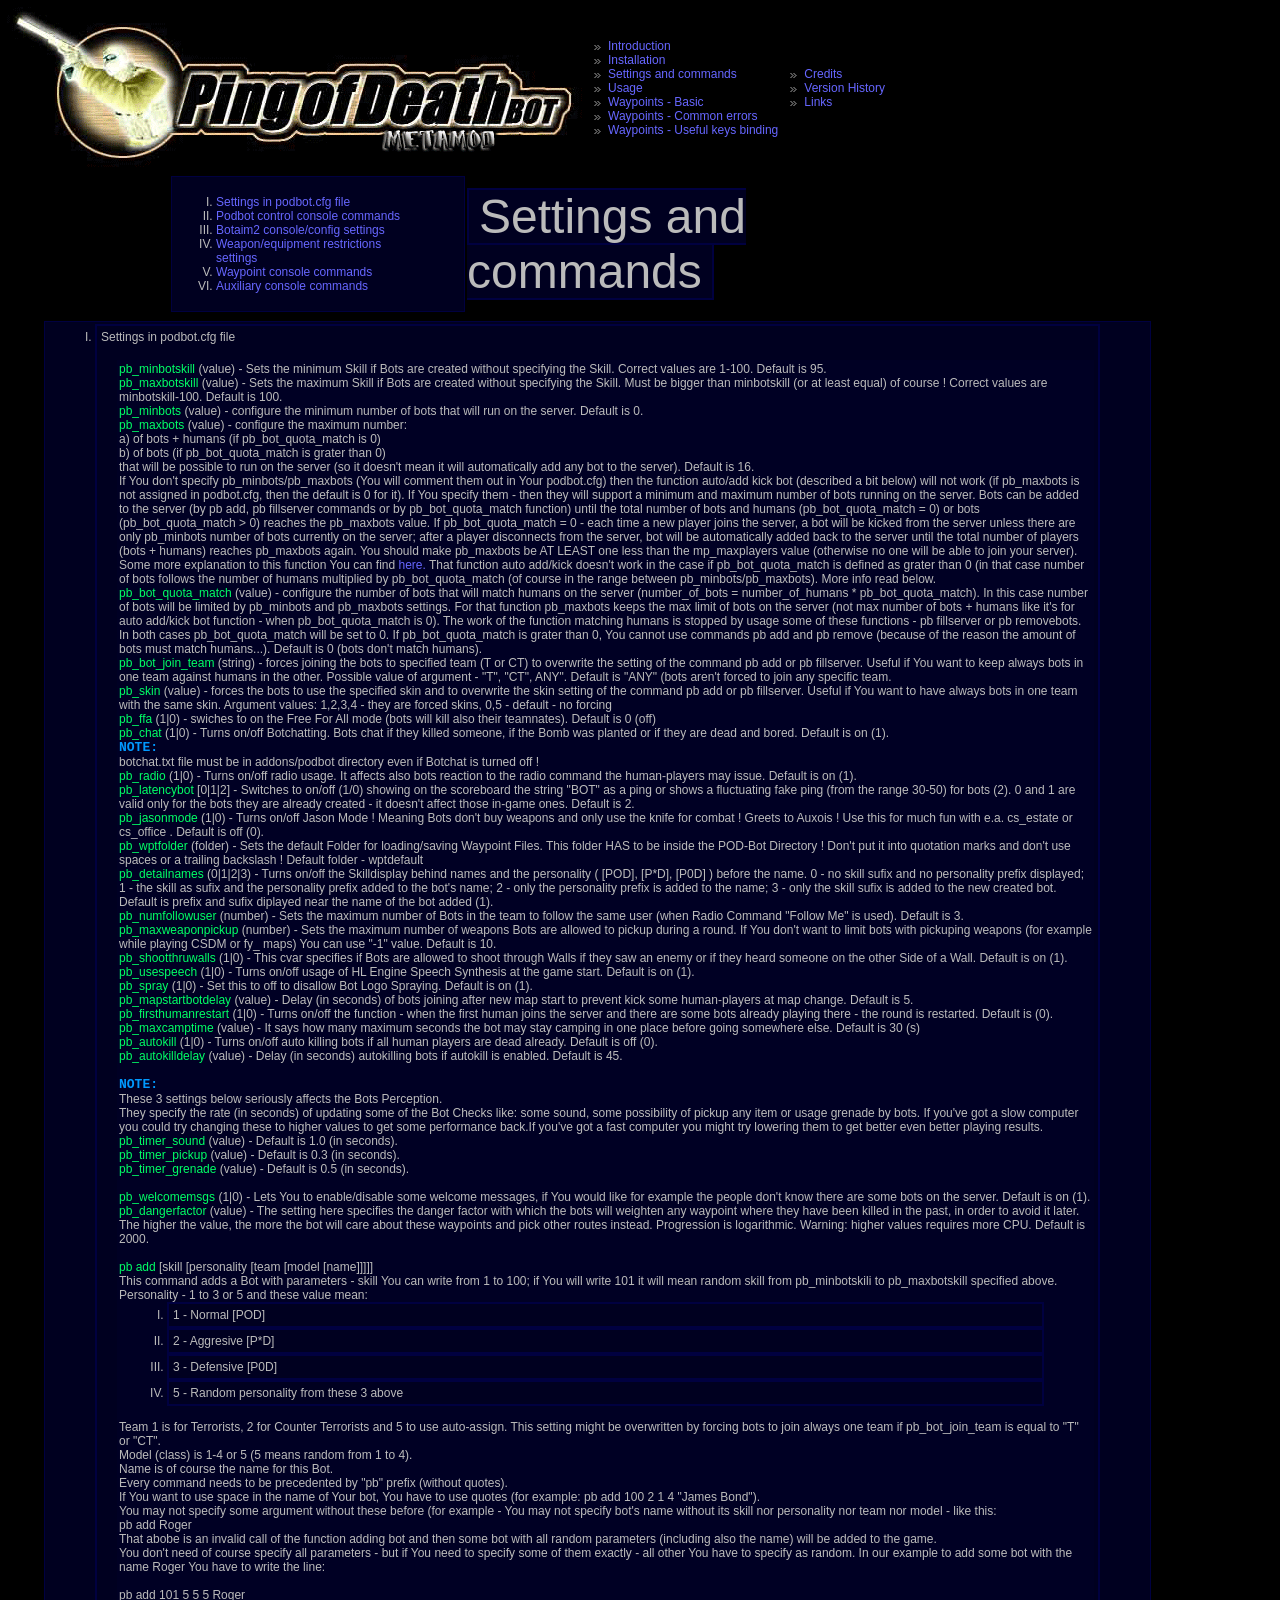
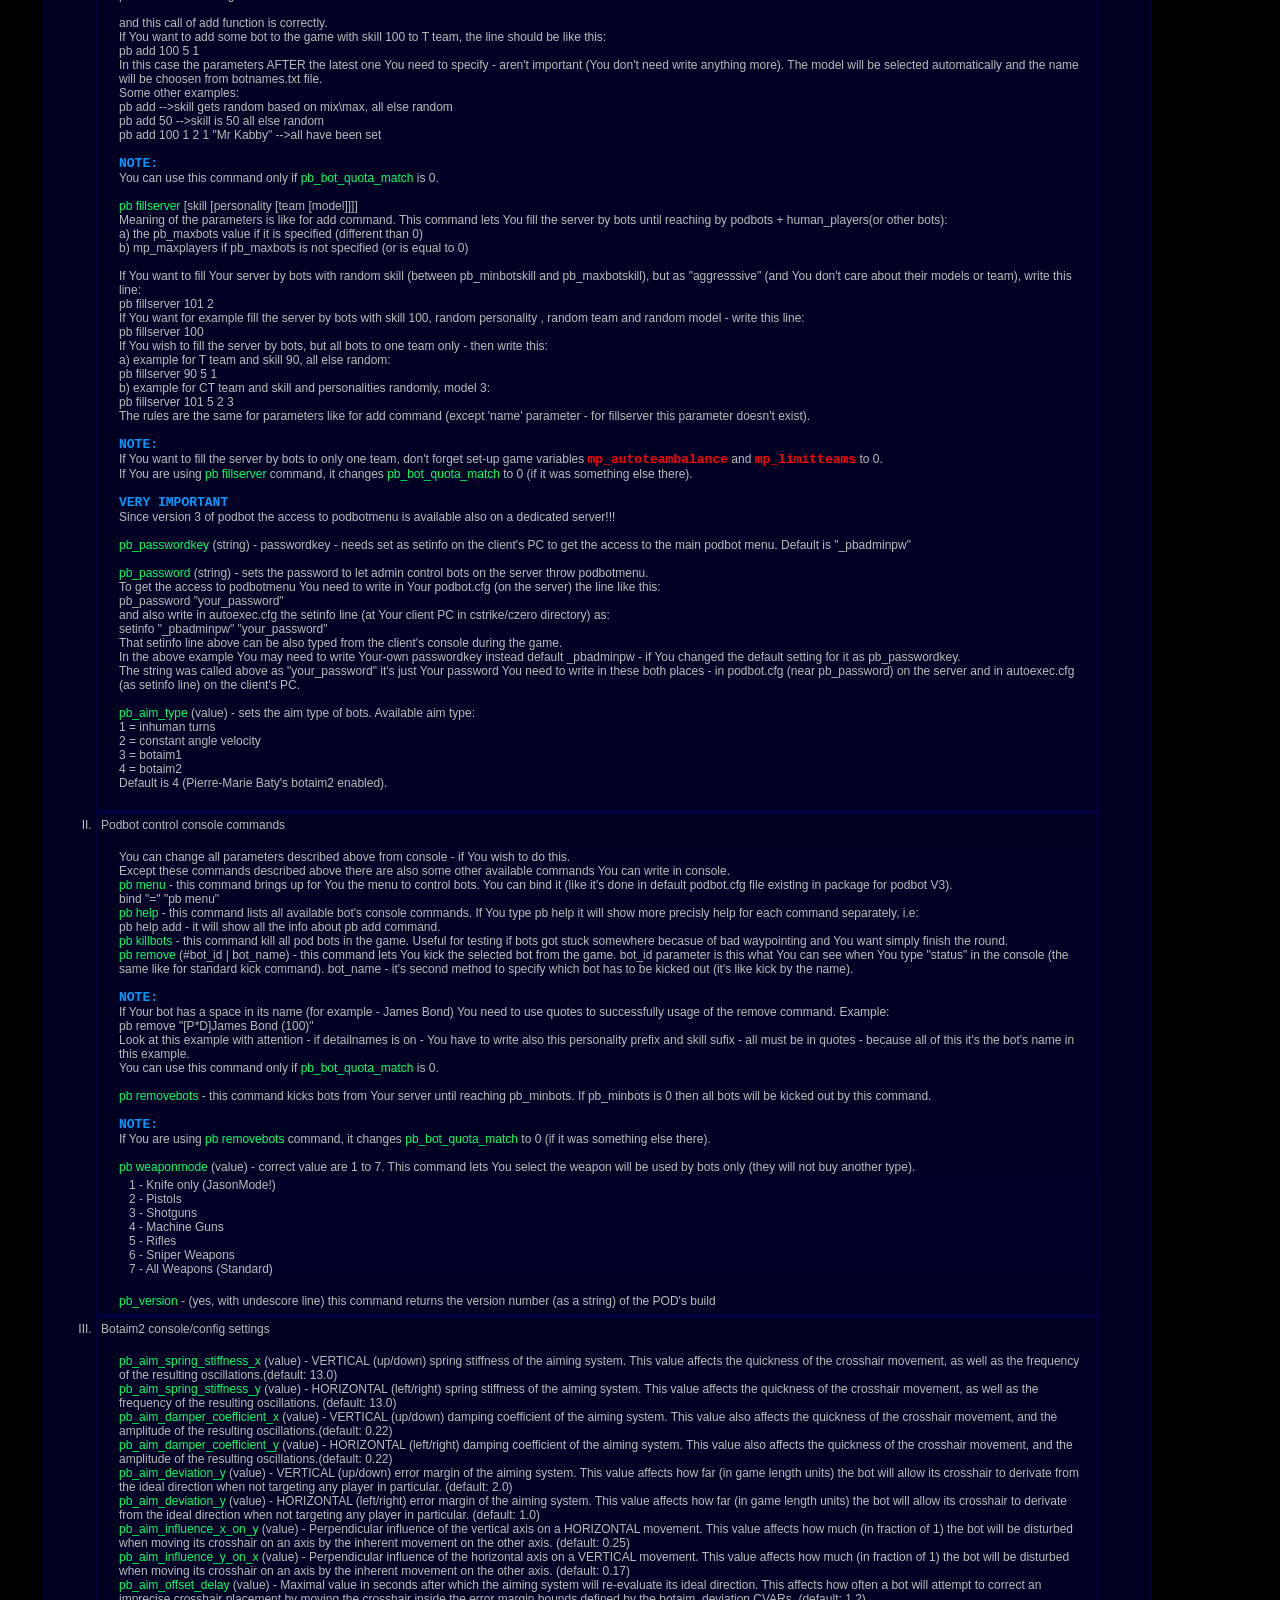
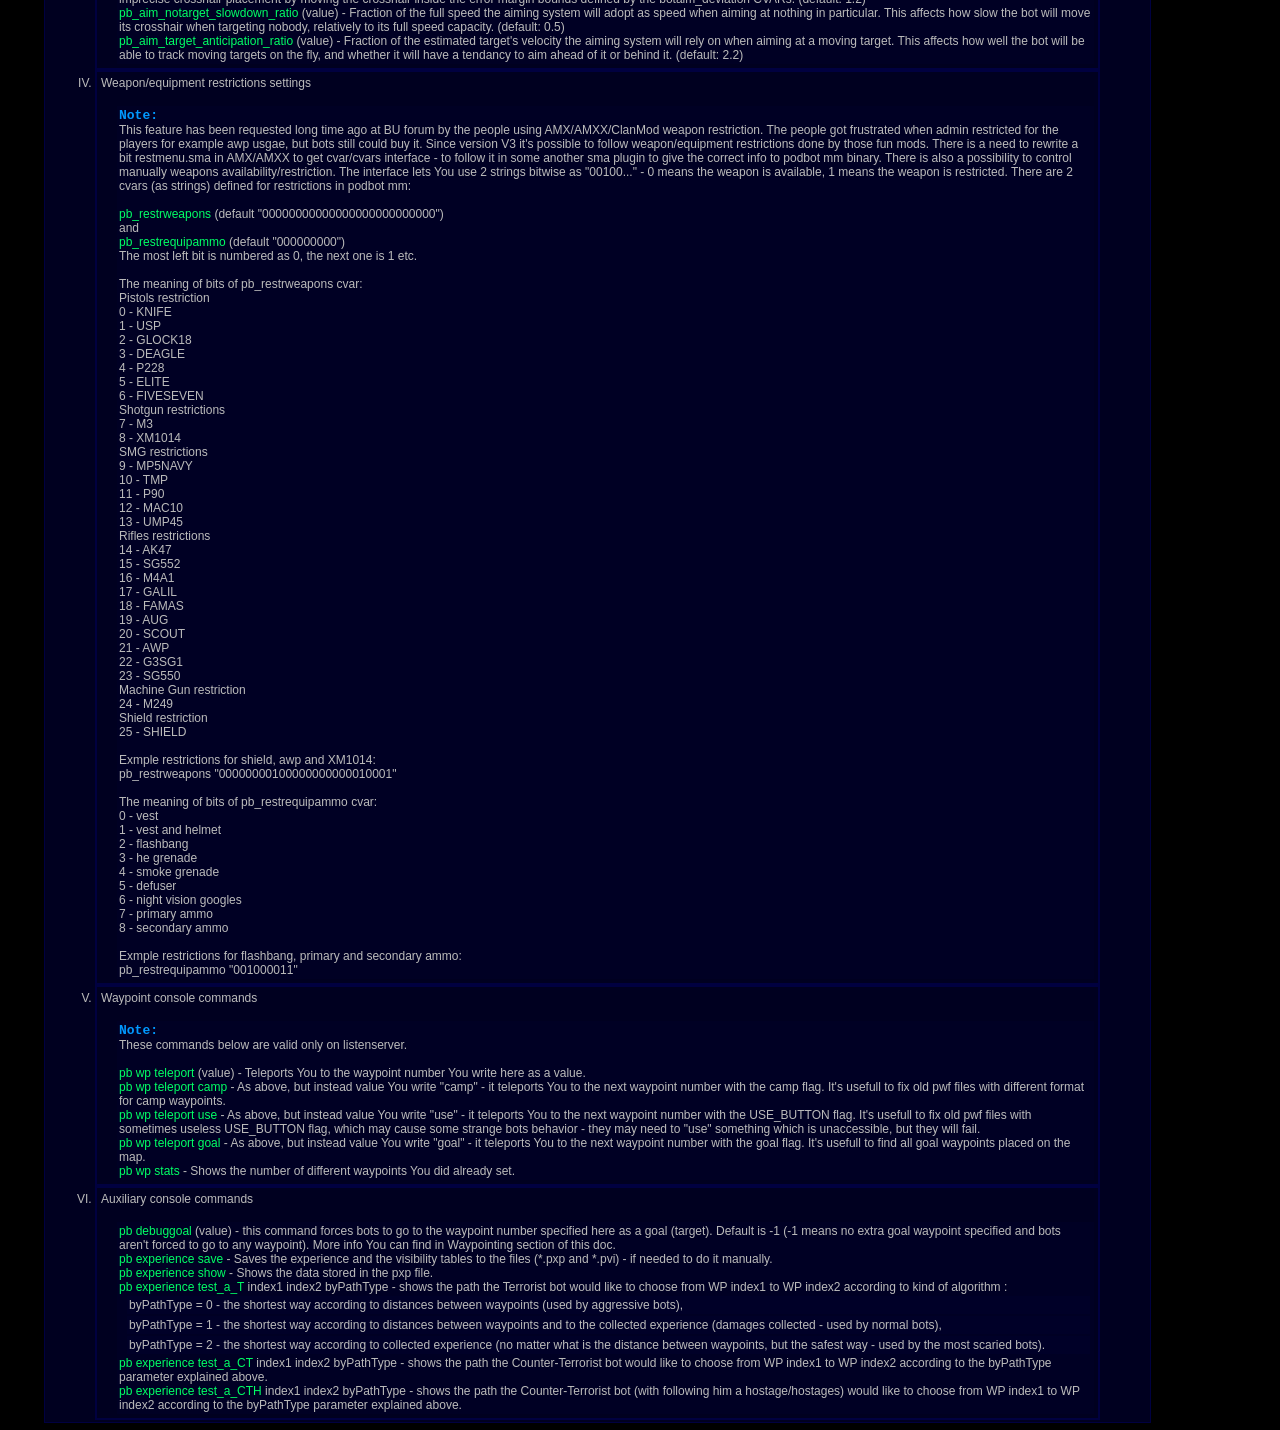
<file: addons/podbot/pod_v3 docs/html/pbmm_configuration.html>
<!DOCTYPE HTML PUBLIC "-//W3C//DTD HTML 4.01 Transitional//EN"
"http://www.w3.org/TR/html4/loose.dtd">
<html>
<head>
<title>Config and console commands</title>
<link rel="stylesheet" type="text/css" href="../index/index.css">

<!-- ###START: MetaData### -->
 <meta http-equiv="Content-Type" content="application/xhtml+xml; charset=ISO-8859-1" />
 <meta name="author" content="SpLoRyGoN & KWo" />
 <meta http-equiv="ImageToolbar" content="no" />
 <meta name="MSSmartTagsPreventParsing" content="true" />
<!-- ###END: MetaData### -->

</head>
<body>
<!-- ###START: Body### -->
<table>
<!-- ###START: Header Table### -->
 <tbody><tr>
  <td id="Banner"><img alt="PODBot MetaMod" src="../index/blank.png"></td>
  <td>
   <ul id="MainNav">
    <li><a href="../index.html">Introduction</a></li>
    <li><a href="./pbmm_install.html">Installation</a></li>
    <li><a href="./pbmm_configuration.html">Settings and commands</a></li>
    <li><a href="./pbmm.html">Usage</a></li>
    <li><a href="./pbmm_wp_basic.html">Waypoints - Basic</a></li>
    <li><a href="./pbmm_wp_commonerrors.html">Waypoints - Common errors</a></li>
    <li><a href="./pbmm_wp_binding.html">Waypoints - Useful keys binding</a></li>
   </ul>
  </td>
  <td>
   <ul id="MainNav">
    <li><a href="./pbmm_credits.html">Credits</a></li>
    <li><a href="./pbmm_versionhistory.html">Version History</a></li>
    <li><a href="./pbmm_linksfiles.html">Links</a></li>
   </ul>
  </td>
 </tr>
<!-- ###END: Header Table### -->
</tbody></table>

<table id="MainContentNavigationTable">
<!-- ###START: MainContent Navigation Table### -->
 <tr>
  <td>
   <table>
    <tr>
     <td>
      <ul>
<!-- ###START: MainContent Navigation### -->
       <li><p class="style_white"><a href="#I">Settings in podbot.cfg file</a></p></li>
       <li><p class="style_white"><a href="#II">Podbot control console commands</a></p></li>
       <li><p class="style_white"><a href="#III">Botaim2 console/config settings</a></p></li>
       <li><p class="style_white"><a href="#IV">Weapon/equipment restrictions settings</a></p></li>
       <li><p class="style_white"><a href="#V">Waypoint console commands</a></p></li>
       <li><p class="style_white"><a href="#VI">Auxiliary console commands</a></p></li>
<!-- ###END: MainContent Navigation### -->
      </ul>
	  </td>
    </tr>
   </table>
  </td>

  <td>
<!-- ###START: Page Title### -->
   <span>Settings and commands</span>
<!-- ###END: Page Title### -->
  </td>

 </tr>
<!-- ###END: MainContent Navigation Table### -->
</table>

<table id="MainContent">
<!-- ###START: MainContent Table### -->
 <tr>
  <td>
   <table>
    <tr>
     <td>
   <ul>
<!-- ###START: MainContent### -->


   <li><a name="I"></a>Settings in podbot.cfg file
	<span>
   <p><font class="style_pb_commands">pb_minbotskill</font> (value) - Sets the minimum Skill if Bots are created without
	specifying the Skill. Correct values are 1-100. Default is 95. <p>

	<p><font class="style_pb_commands">pb_maxbotskill</font> (value) - Sets the maximum Skill if Bots are created without
	specifying the Skill. Must be bigger than minbotskill (or at least equal) of course ! Correct values are minbotskill-100. 
	Default is 100.<p>

	<p><font class="style_pb_commands">pb_minbots</font> (value) - configure the minimum number of bots that will run
	on the server. Default is 0.</p>

	<p><font class="style_pb_commands">pb_maxbots</font> (value) - configure the maximum number:<br>
	a) of bots + humans (if pb_bot_quota_match is 0) <br>
	b) of bots (if pb_bot_quota_match is grater than 0)<br>
	that will be possible to run on the server (so it doesn't mean it will automatically add any bot to the server). Default is 16.</p>

	<p>If You don't specify pb_minbots/pb_maxbots (You will comment them out in Your podbot.cfg) then the function 
	auto/add kick bot (described a bit below) will not work (if pb_maxbots is not assigned in podbot.cfg, then the default 
	is 0 for it). If You specify them - then they will support a minimum and maximum number of bots running on the server. 
	Bots can be added to the server (by pb add, pb fillserver commands or by pb_bot_quota_match function) until the total number
	of bots and humans (pb_bot_quota_match = 0) or bots (pb_bot_quota_match > 0) reaches the pb_maxbots value.
	If pb_bot_quota_match = 0 - each time a new player joins the server, a bot will be kicked from the server unless there are only 
	pb_minbots number of bots currently on the server;  after a player disconnects from the server, bot will
	be automatically added back to the server until the total number of players (bots + humans) reaches pb_maxbots again.
	You should make pb_maxbots be AT LEAST one less than the mp_maxplayers value (otherwise no one will be able
	to join your server). Some more explanation to this function You can find <a href="./pbmm.html">here.</a>
	That function auto add/kick doesn't work in the case if pb_bot_quota_match is defined as grater than 0 (in that case
	number of bots follows the number of humans multiplied by pb_bot_quota_match (of course in the range between
	pb_minbots/pb_maxbots). More info read below.</p>

	<p><font class="style_pb_commands">pb_bot_quota_match</font> (value) - configure the number of bots that will match
	humans on the server (number_of_bots = number_of_humans * pb_bot_quota_match). In this case number of bots will be limited
	by pb_minbots and pb_maxbots settings. For that function pb_maxbots keeps the max limit of bots on the server (not max 
	number of bots + humans like it's for auto add/kick bot function - when pb_bot_quota_match is 0).
	The work of the function matching humans is stopped by usage some of these functions - pb fillserver or pb removebots. 
	In both cases pb_bot_quota_match will be set to 0. If pb_bot_quota_match is grater than 0, You cannot use commands
	pb add and pb remove (because of the reason the amount of bots must match humans...). Default is 0 (bots don't match humans).</p>

	<p><font class="style_pb_commands">pb_bot_join_team</font> (string) - forces joining the bots to specified team (T or CT)
	to overwrite the setting of the command pb add or pb fillserver. Useful if You want to keep always bots in one team against
	humans in the other. Possible value of argument - "T", "CT", ANY". Default is "ANY" (bots aren't forced to join any
	specific team.</p>

	<p><font class="style_pb_commands">pb_skin</font> (value) - forces the bots to use the specified skin 
	and to overwrite the skin setting of the command pb add or pb fillserver. 
	Useful if You want to have always bots in one team with the same skin. Argument values: 1,2,3,4 - they are forced skins,
	0,5 - default - no forcing</p>

	<p><font class="style_pb_commands">pb_ffa</font> (1|0) - swiches to on the Free For All mode (bots will kill also their teamnates).
	Default is 0 (off)</p>

	<p><font class="style_pb_commands">pb_chat</font> (1|0) - Turns on/off Botchatting. Bots chat if they killed
	someone, if the Bomb was planted or if they are dead and bored. Default is on (1).<p>
	<P class="style_note">NOTE:</p>
	<p>botchat.txt file must be in addons/podbot directory even if Botchat is turned off !</p>

	<p><font class="style_pb_commands">pb_radio</font> (1|0) - Turns on/off radio usage. It affects also bots reaction to 
	the radio command the human-players may issue. Default is on (1).</p>

	<p><font class="style_pb_commands">pb_latencybot</font> [0|1|2] - Switches to on/off (1/0) showing on the scoreboard the string "BOT" 
	as a ping or shows a fluctuating fake ping (from the range 30-50) for bots (2). 0 and 1 are valid only for the bots they are 
	already created - it doesn't affect those in-game ones. Default is 2.</p>

	<p><font class="style_pb_commands">pb_jasonmode</font> (1|0) - Turns on/off Jason Mode ! Meaning Bots don't buy
	weapons and only use the knife for combat ! Greets to Auxois ! Use this for much fun with e.a. cs_estate 
	or cs_office . Default is off (0). </p>
	
	<p><font class="style_pb_commands">pb_wptfolder</font> (folder) - Sets the default Folder for loading/saving Waypoint
	Files. This folder HAS to be inside the POD-Bot Directory ! Don't put it into quotation marks and
	don't use spaces or a trailing backslash ! Default folder - wptdefault </p>

	<p><font class="style_pb_commands">pb_detailnames</font> (0|1|2|3) - Turns on/off the Skilldisplay behind names and the
	personality ( [POD], [P*D], [P0D] ) before the name. 0 - no skill sufix and no personality prefix displayed; 1 - the skill
	as sufix and the personality prefix added to the bot's name; 2 - only the personality prefix is added to the name;
	3 - only the skill sufix is added to the new created bot. Default is prefix and sufix diplayed near the name of the bot added (1).</p>

	<p><font class="style_pb_commands">pb_numfollowuser</font> (number) - Sets the maximum number of Bots in the team to
	follow the same user (when Radio Command "Follow Me" is used). Default is 3.</p>

	<p><font class="style_pb_commands">pb_maxweaponpickup</font> (number) - Sets the maximum number of weapons Bots are
	allowed to pickup during a round. If You don't want to limit bots with pickuping weapons (for example while playing 
	CSDM or fy_ maps) You can use "-1" value. Default is 10.</p>

	<p><font class="style_pb_commands">pb_shootthruwalls</font> (1|0) - This cvar specifies if Bots are allowed to
	shoot through Walls if they saw an enemy or if they heard someone on the other Side of a Wall.
	Default is on (1).</p>

	<p><font class="style_pb_commands">pb_usespeech</font> (1|0) - Turns on/off usage of HL Engine Speech Synthesis 
	at the game start. Default is on (1).</p>

	<p><font class="style_pb_commands">pb_spray</font> (1|0) - Set this to off to disallow Bot Logo Spraying. 
	Default is on (1).</p>
 
	<p><font class="style_pb_commands">pb_mapstartbotdelay</font> (value) - Delay (in seconds) of bots joining after new 
	map start to prevent kick some human-players at map change. Default is 5.</p>

	<p><font class="style_pb_commands">pb_firsthumanrestart</font> (1|0) - Turns on/off the function - when the first human 
	joins the server and there are some bots already playing there - the round is restarted. Default is (0).</p>
  
	<p><font class="style_pb_commands">pb_maxcamptime</font> (value) - It says how many maximum seconds the bot may stay 
	camping in one place before going somewhere else. Default is 30 (s)</p>

	<p><font class="style_pb_commands">pb_autokill</font> (1|0) - Turns on/off auto killing bots if all human players
	are dead already. Default is off (0).</p>

	<p><font class="style_pb_commands">pb_autokilldelay</font> (value) - Delay (in seconds) autokilling bots if
	autokill is enabled. Default is 45.</p><br>

	<font class="style_note">NOTE: </font><br>
	These 3 settings below seriously affects the Bots Perception.<br>
	They specify the rate (in seconds) of updating some of the Bot Checks like:
	some sound, some possibility of pickup any item or usage grenade by bots.
	If you've got a slow computer you could try changing these to higher values to get some 
	performance back.If you've got a fast computer you might try lowering them to get better even better playing 
	results.<br>

	<font class="style_pb_commands">pb_timer_sound</font> (value) - Default is 1.0 (in seconds).<br>
	<font class="style_pb_commands">pb_timer_pickup</font> (value) - Default is 0.3 (in seconds).<br>
	<font class="style_pb_commands">pb_timer_grenade</font> (value) - Default is 0.5 (in seconds).<br><br>


	<p><font class="style_pb_commands">pb_welcomemsgs</font> (1|0) - Lets You to enable/disable some welcome messages, 
	if You would like for example the people don't know there are some bots on the server. 
	Default is on (1).</p>

	<p><font class="style_pb_commands">pb_dangerfactor</font> (value) - The setting here specifies the danger 
	factor with which the bots will weighten any waypoint where they have been killed in the past,
	in order to avoid it later. The higher the value, the more the bot will care about these 
	waypoints and pick other routes instead. Progression is logarithmic. Warning: higher values 
	requires more CPU. Default is 2000.</p><br>

	<p><font class="style_pb_commands">pb add</font> [skill [personality [team [model [name]]]]]</p>
	<p>This command adds a Bot with parameters - skill You can write from 1 to 100; if You will write 101 it will mean 
	random skill from pb_minbotskili to pb_maxbotskill specified above.<br>
	Personality - 1 to 3 or 5 and these value mean:<br>
	<ul>
	<li>1 - Normal [POD]</li>
	<li>2 - Aggresive [P*D]</li>
	<li>3 - Defensive [P0D]</li>
	<li>5 - Random personality from these 3 above</li>
	</ul><br>
	Team 1 is for Terrorists, 2 for Counter Terrorists and 5 to use auto-assign. This setting might be overwritten by
	forcing bots to join always one team if pb_bot_join_team is equal to "T" or "CT".<br>
	Model (class) is 1-4 or 5 (5 means random from 1 to 4).<br>
	Name is of course the name for this Bot.<br>
	Every command needs to be precedented by "pb" prefix (without quotes).<br>
	If You want to use space in the name of Your bot, You have to use quotes 
	(for example: pb add 100 2 1 4 "James Bond").<br>
	You may not specify some argument without these before (for example - You may not specify bot's name 
	without its skill nor personality nor team nor model - like this: <br>
	pb add Roger<br>
	That abobe is an invalid call of the function adding bot and then some bot with all random parameters 
	(including also the name) will be added to the game.<br>
	You don't need of course specify all parameters - but if You need to specify some of them exactly - all other 
	You have to specify as random. In our example to add some bot with the name Roger You have to write the line:<br>
	<br>
	pb add 101 5 5 5 Roger<br>
	<br>
	and this call of add function is correctly.<br>
	If You want to add some bot to the game with skill 100 to T team, the line should be like this:<br>
	pb add 100 5 1<br>

	In this case the parameters AFTER the latest one You need to specify - aren't important (You don't need write
	anything more). The model will be selected automatically and the name will be choosen from botnames.txt file.<br>
	<p>Some other examples:</p>
	pb add -->skill gets random based on mix\max, all else random<br>
	pb add 50 -->skill is 50 all else random<br>
	pb add 100 1 2 1 "Mr Kabby" -->all have been set<br><br>
	<p class="style_note">NOTE:</p>
	You can use this command only if <font class="style_pb_commands">pb_bot_quota_match</font> is 0.<br><br>

	<p><font class="style_pb_commands">pb fillserver</font> [skill [personality [team [model]]]]</p>
	Meaning of the parameters is like for add command. This command lets You fill the server by bots
	until reaching by podbots + human_players(or other bots):<br>
	a) the pb_maxbots value if it is specified (different than 0)<br>
	b) mp_maxplayers if pb_maxbots is not specified (or is equal to 0)<br><br>

	If You want to fill Your server by bots with random skill (between pb_minbotskill and pb_maxbotskill), but as 
	"aggresssive" (and You don't care about their models or team), write this line:<br>
	pb fillserver 101 2<br>
	If You want for example fill the server by bots with skill 100, random personality , random team and 
	random model - write this line:<br>
	pb fillserver 100 <br>
	If You wish to fill the server by bots, but all bots to one team only - then write this:<br>
	a) example for T team and skill 90, all else random:<br>
	pb fillserver 90 5 1<br>
	b) example for CT team and skill and personalities randomly, model 3:<br>
	pb fillserver 101 5 2 3<br>
	The rules are the same for parameters like for add command (except 'name' parameter - 
	for fillserver this parameter doesn't exist).<br><br>
	
	<p class="style_note">NOTE:</p>
	If You want to fill the server by bots to only one team, don't forget set-up game variables 
	<font class="style_server_cvar">mp_autoteambalance</font> and <font class="style_server_cvar">mp_limitteams</font> to 0.<br>
	If You are using <font class="style_pb_commands">pb fillserver</font> command, it changes 
	<font class="style_pb_commands">pb_bot_quota_match</font> to 0 (if it was something else there).<br><br>

	<font class="style_note">VERY IMPORTANT</font><br>
	<p>Since version 3 of podbot the access to podbotmenu is available also on a dedicated server!!!</p><br> 

	<p><font class="style_pb_commands">pb_passwordkey</font> (string) - passwordkey - needs set as setinfo on the client's PC 
	to get the access to the main podbot menu. Default is "_pbadminpw"</p><br>

	<p><font class="style_pb_commands">pb_password</font> (string) - sets the password to let admin control bots on the server throw
	podbotmenu.<br>	
	To get the access to podbotmenu You need to write in Your podbot.cfg (on the server) the line like this:<br>
	pb_password "your_password"<br>
	and also write in autoexec.cfg the setinfo line (at Your client PC in cstrike/czero directory) as:<br>
	setinfo "_pbadminpw" "your_password"<br>
	That setinfo line above can be also typed from the client's console during the game.<br>
	In the above example You may need to write Your-own passwordkey instead default _pbadminpw - if You changed the default 
	setting for it as pb_passwordkey.<br>
	The string was called above as "your_password" it's just Your password You need to write in these both places - 
	in podbot.cfg (near pb_password) on the server and in autoexec.cfg (as setinfo line) on the client's PC.</p><br>

	<p><font class="style_pb_commands">pb_aim_type</font> (value) - sets the aim type of bots. Available aim type:<br>
	1 = inhuman turns<br>
	2 = constant angle velocity<br>
	3 = botaim1<br>
	4 = botaim2<br>
	Default is 4 (Pierre-Marie Baty's botaim2 enabled).<br><br></p></span></li>
 
	<li><a name="II"></a>Podbot control console commands
	<span>
	<p>You can change all parameters described above from console - if You wish to do this. 
	<p>Except these commands described above there are also some other available commands You can 
	write in console.<br></p>

	<p><font class="style_pb_commands">pb menu</font> - this command brings up for You the menu to control bots. You can bind it
	(like it's done in default podbot.cfg file existing in package for podbot V3).<br>
	bind "=" "pb menu"<br></p>

	<p><font class="style_pb_commands">pb help</font> - this command lists all available bot's console commands.
	If You type pb help <command> it will show more precisly help for each command separately, i.e:<br>
	pb help add - it will show all the info about pb add command.</p>

	<p><font class="style_pb_commands">pb killbots</font> - this command kill all pod bots in the game.
	Useful for testing if bots got stuck somewhere becasue of bad waypointing and You want simply 
	finish the round.</p>

	<p><font class="style_pb_commands">pb remove</font> (#bot_id | bot_name) - this command lets You kick 
	the selected bot from the game. bot_id parameter is this what You can see when You type 
	"status" in the console (the same like for standard kick command). bot_name - it's second method
	to specify which bot has to be kicked out (it's like kick by the name).</p><br>
	<p class="style_note">NOTE:</p>
	<p>If Your bot has a space in its name (for example - James Bond) You need to use quotes 
	to successfully usage of the remove command. Example:<br>
	pb remove "[P*D]James Bond (100)"<br>
	Look at this example with attention - if detailnames is on - You have to write also this personality
	prefix and skill sufix - all must be in quotes - because all of this it's the bot's name in this
	example.<br>
	You can use this command only if <font class="style_pb_commands">pb_bot_quota_match</font> is 0.<br><br></p>
	
	<p><font class="style_pb_commands">pb removebots</font> - this command kicks bots from Your server until 
	reaching pb_minbots. If pb_minbots is 0 then all bots will be kicked out by this command.</p><br>
	<p class="style_note">NOTE:</p>
	If You are using <font class="style_pb_commands">pb removebots</font> command, it changes 
	<font class="style_pb_commands">pb_bot_quota_match</font> to 0 (if it was something else there).<br><br>

	<p><font class="style_pb_commands">pb weaponmode</font> (value) - correct value are 1 to 7. This command lets
	You select the weapon will be used by bots only (they will not buy another type).
  	<span>
    	1 - Knife only (JasonMode!)<br>
  		2 - Pistols<br>
  		3 - Shotguns<br>
  		4 - Machine Guns<br>
  		5 - Rifles<br>
  		6 - Sniper Weapons<br>
  		7 - All Weapons (Standard)<br>
		</span>
	</p><br>

	<p><font class="style_pb_commands">pb_version</font> - (yes, with undescore line) this command returns the version 
	number (as a string) of the POD's build</p></span></li>
 
	<li><a name="III"></a>Botaim2 console/config settings
   <span>
	<p><font class="style_pb_commands">pb_aim_spring_stiffness_x</font> (value) - VERTICAL (up/down) spring stiffness 
	of the aiming system. This value affects the quickness of the crosshair movement, as well as the frequency of
	the resulting oscillations.(default: 13.0)</p>

	<p><font class="style_pb_commands">pb_aim_spring_stiffness_y</font> (value) - HORIZONTAL (left/right) spring 
	stiffness of the aiming system. This value affects the quickness of the crosshair movement, as well 
	as the frequency of the resulting oscillations. (default: 13.0)</p>

	<p><font class="style_pb_commands">pb_aim_damper_coefficient_x</font> (value) - VERTICAL (up/down) damping 
	coefficient of the aiming system. This value also affects the quickness of the crosshair movement, 
	and the amplitude of the resulting oscillations.(default: 0.22)</p>

	<p><font class="style_pb_commands">pb_aim_damper_coefficient_y</font> (value) - HORIZONTAL (left/right) damping 
	coefficient of the aiming system. This value also affects the quickness of the crosshair movement, 
	and the amplitude of the resulting oscillations.(default: 0.22)</p>

	<p><font class="style_pb_commands">pb_aim_deviation_y</font> (value) - VERTICAL (up/down) error margin of 
	the aiming system. This value affects how far (in game length units) the bot will allow its crosshair 
	to derivate from the ideal direction when not targeting any player in particular. (default: 2.0)</p>

	<p><font class="style_pb_commands">pb_aim_deviation_y</font> (value) - HORIZONTAL (left/right) error margin of 
	the aiming system. This value affects how far (in game length units) the bot will allow its crosshair 
	to derivate from the ideal direction when not targeting any player in particular. (default: 1.0)</p>

	<p><font class="style_pb_commands">pb_aim_influence_x_on_y</font> (value) - Perpendicular influence of the vertical
	axis on a HORIZONTAL movement. This value affects how much (in fraction of 1) the bot will be disturbed when
	moving its crosshair on an axis by the inherent movement on the other axis. (default: 0.25)</p>

	<p><font class="style_pb_commands">pb_aim_influence_y_on_x</font> (value) - Perpendicular influence of the horizontal
	axis on a VERTICAL movement. This value affects how much (in fraction of 1) the bot will be disturbed when 
	moving its crosshair on an axis by the inherent movement on the other axis. (default: 0.17)</p>

	<p><font class="style_pb_commands">pb_aim_offset_delay</font> (value) - Maximal value in seconds after which the 
	aiming system will re-evaluate its ideal direction. This affects how often a bot will attempt to correct an
	imprecise crosshair placement by moving the crosshair inside the error margin bounds defined by the 
	botaim_deviation CVARs. (default: 1.2)</p>

	<p><font class="style_pb_commands">pb_aim_notarget_slowdown_ratio</font> (value) - Fraction of the full speed the 
	aiming system will adopt as speed when aiming at nothing in particular. This affects how slow the bot 
	will move its crosshair when targeting nobody, relatively to its full speed capacity. (default: 0.5)</p>

	<p><font class="style_pb_commands">pb_aim_target_anticipation_ratio</font> (value) - Fraction of the estimated
	target's velocity the aiming system will rely on when aiming at a moving target. This affects how well the bot 
	will be able to track moving targets on the fly, and whether it will have a tendancy to aim ahead of it or 
	behind it. (default: 2.2)</p></span></li>

	<li><a name="IV"></a>Weapon/equipment restrictions settings
   <span>
	<font class="style_note">Note:</font>
	<p>This feature has been requested long time ago at BU forum by the people using AMX/AMXX/ClanMod
	weapon restriction. The people got frustrated when admin restricted for the players for example awp usgae, but bots 
	still could buy it. Since version V3 it's possible to follow weapon/equipment restrictions done by those fun mods.
	There is a need to rewrite a bit restmenu.sma in AMX/AMXX to get cvar/cvars interface - to follow it in some another 
	sma plugin to give the correct info to podbot mm binary. There is also a possibility to control manually weapons
	availability/restriction. The interface lets You use 2 strings bitwise as "00100..." - 0 means the weapon is available, 
	1 means the weapon is restricted. There are 2 cvars (as strings) defined for restrictions in podbot mm:</p><br>
	<font class="style_pb_commands">pb_restrweapons</font> (default "00000000000000000000000000")<br>
	and<br>
	<font class="style_pb_commands">pb_restrequipammo</font> (default "000000000")<br>
	The most left bit is numbered as 0, the next one is 1 etc. <br><br>
	The meaning of bits of pb_restrweapons cvar:<br>
	Pistols restriction<br>
	0 - KNIFE<br>
	1 - USP<br>
	2 - GLOCK18<br>
	3 - DEAGLE<br>
	4 - P228<br>
	5 - ELITE<br>
	6 - FIVESEVEN<br>
	Shotgun restrictions<br>
	7 - M3<br>
	8 - XM1014<br>
	SMG restrictions<br>
	9 - MP5NAVY<br>
	10 - TMP<br>
	11 - P90<br>
	12 - MAC10<br>
	13 - UMP45<br>
	Rifles restrictions<br>
	14 - AK47<br>
	15 - SG552<br>
	16 - M4A1<br>
	17 - GALIL<br>
	18 - FAMAS<br>
	19 - AUG<br>
	20 - SCOUT<br>
	21 - AWP<br>
	22 - G3SG1<br>
	23 - SG550<br>
	Machine Gun restriction<br>
	24 - M249<br>
	Shield restriction<br>
	25 - SHIELD<br><br>
	Exmple restrictions for shield, awp and XM1014:<br>
	pb_restrweapons "00000000100000000000010001"<br><br>

	The meaning of bits of pb_restrequipammo cvar:<br>
	0 - vest<br>
	1 - vest and helmet<br>
	2 - flashbang<br>
	3 - he grenade<br>
	4 - smoke grenade<br>
	5 - defuser<br>
	6 - night vision googles<br>
	7 - primary ammo<br>
	8 - secondary ammo<br><br>
	Exmple restrictions for flashbang, primary and secondary ammo:<br>
	pb_restrequipammo "001000011"<br></span></li>

	<li><a name="V"></a>Waypoint console commands
   <span>
	<font class="style_note">Note:</font>
	<p>These commands below are valid only on listenserver.</p><br>

	<p><font class="style_pb_commands">pb wp teleport </font> (value) - Teleports You to the waypoint number You write here as a value.</p>

	<p><font class="style_pb_commands">pb wp teleport camp</font> - As above, but instead value You write "camp" - it teleports 
	You to the next waypoint number with the camp flag. It's usefull to fix old pwf files with different format for camp waypoints.</p>

	<p><font class="style_pb_commands">pb wp teleport use</font> - As above, but instead value You write "use" - it teleports 
	You to the next waypoint number with the USE_BUTTON flag. It's usefull to fix old pwf files with sometimes useless USE_BUTTON flag, 
	which may cause some strange bots behavior - they may need to "use" something which is unaccessible, but they will fail.</p>

	<p><font class="style_pb_commands">pb wp teleport goal</font> - As above, but instead value You write "goal" - it teleports 
	You to the next waypoint number with the goal flag. It's usefull to find all goal waypoints placed on the map.</p>
	
	
	<p><font class="style_pb_commands">pb wp stats</font> - Shows the number of different waypoints You did 
	already set.</p></span></li>

	<li><a name="VI"></a>Auxiliary console commands
   <span>

	<p><font class="style_pb_commands">pb debuggoal</font> (value) - this command forces bots to go to 
	the waypoint number specified here as a goal (target). Default is -1 (-1 means no extra goal waypoint specified
	and bots aren't forced to go to any waypoint). More info You can find in Waypointing section of this doc.</p>

	<p><font class="style_pb_commands">pb experience save</font> - Saves the experience and the visibility tables to the files (*.pxp and *.pvi) 
  - if needed to do it manually.</p>

	<p><font class="style_pb_commands">pb experience show</font> - Shows the data stored in the pxp file.</p>

	<p><font class="style_pb_commands">pb experience test_a_T</font> index1 index2 byPathType - shows the path the Terrorist bot would like 
		to choose from WP index1 to WP index2 according to kind of algorithm :<br>
	
	  	<span>byPathType = 0 - the shortest way according to distances between waypoints (used by aggressive bots),</span>
	  	<span>byPathType = 1 - the shortest way according to distances between waypoints and to the collected experience (damages collected - 
    	used by normal bots),</span>
	  	<span>byPathType = 2 - the shortest way according to collected experience (no matter what is the distance between waypoints, but 
			the safest way - used by the most scaried bots).</span>
	</p>
	<p><font class="style_pb_commands">pb experience test_a_CT</font>  index1 index2 byPathType - shows the path the Counter-Terrorist bot would 
		like to choose from WP index1 to WP index2 according to the byPathType parameter explained above.</p>

	<p><font class="style_pb_commands">pb experience test_a_CTH</font>  index1 index2 byPathType - shows the path the Counter-Terrorist bot 
		(with following him a hostage/hostages) would like to choose from WP index1 to WP index2 according to the byPathType parameter explained above.
   </p></span></li>

<!-- ###END: MainContent### -->
      </ul>
     </td>
    </tr>
   </table>
  </td>
 </tr>
<!-- ###END: MainContent Table### -->
</table>
<!-- ###END: Body### -->
</body>
</html>
</file>
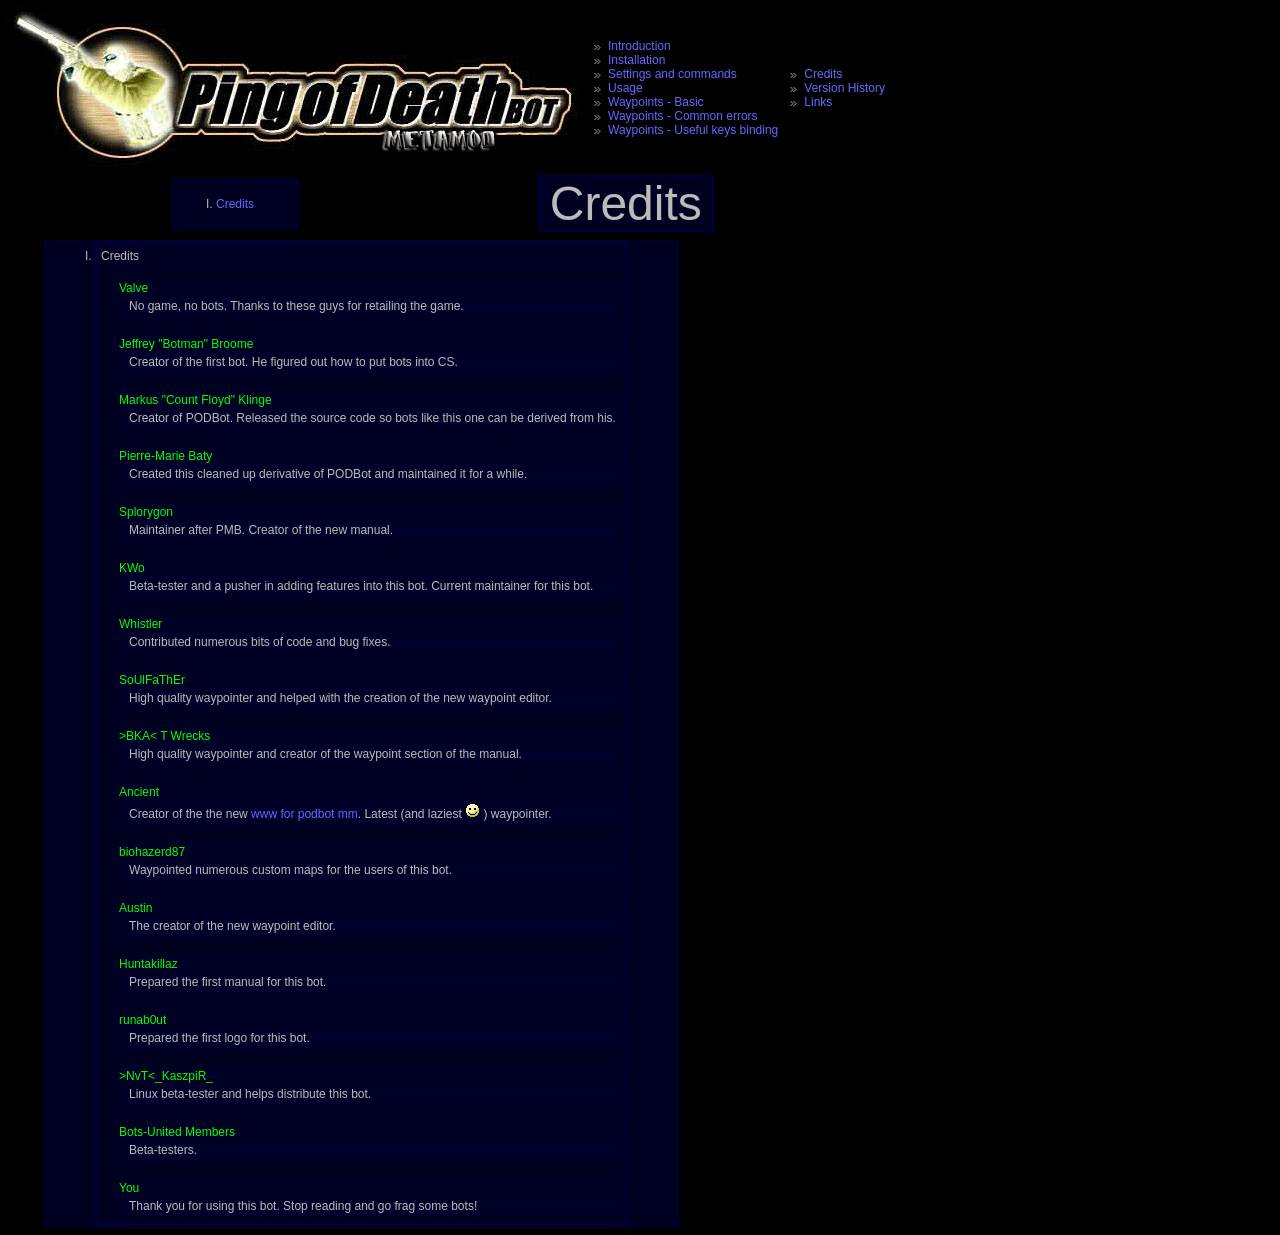
<file: addons/podbot/pod_v3 docs/html/pbmm_credits.html>
<!DOCTYPE html PUBLIC "-//W3C//DTD HTML 4.01 Transitional//EN"
"http://www.w3.org/TR/html4/loose.dtd">
<html>
<head>
<title>Credits</title>
<link rel="stylesheet" type="text/css" href="../index/index.css">
<!-- ###START: MetaData### -->
 <meta http-equiv="Content-Type" content="application/xhtml+xml; charset=ISO-8859-1" />
 <meta name="author" content="SpLoRyGoN & KWo" />
 <meta http-equiv="ImageToolbar" content="no" />
 <meta name="MSSmartTagsPreventParsing" content="true" />
<!-- ###END: MetaData### -->

</head>
<body>
<!-- ###START: Body### -->
<table>
<!-- ###START: Header Table### -->
 <tbody><tr>
  <td id="Banner"><img alt="PODBot MetaMod" src="../index/blank.png"></td>
  <td>
   <ul id="MainNav">
    <li><a href="../index.html">Introduction</a></li>
    <li><a href="./pbmm_install.html">Installation</a></li>
    <li><a href="./pbmm_configuration.html">Settings and commands</a></li>
    <li><a href="./pbmm.html">Usage</a></li>
    <li><a href="./pbmm_wp_basic.html">Waypoints - Basic</a></li>
    <li><a href="./pbmm_wp_commonerrors.html">Waypoints - Common errors</a></li>
    <li><a href="./pbmm_wp_binding.html">Waypoints - Useful keys binding</a></li>
   </ul>
  </td>
  <td>
   <ul id="MainNav">
    <li><a href="./pbmm_credits.html">Credits</a></li>
    <li><a href="./pbmm_versionhistory.html">Version History</a></li>
    <li><a href="./pbmm_linksfiles.html">Links</a></li>
   </ul>
  </td>
 </tr>
<!-- ###END: Header Table### -->
</tbody></table>

<table  id="MainContentNavigationTable">
<!-- ###START: MainContent Navigation Table### -->
 <tr>
  <td>
   <table>
    <tr>
     <td>
      <ul>
<!-- ###START: MainContent Navigation### -->
       <li><p class="style_white"><a href="#I">Credits</a></p></li>
<!-- ###END: MainContent Navigation### -->
      </ul>
     </td>
    </tr>
   </table>
  </td>
  <td>
<!-- ###START: Page Title### -->
   <span>Credits</span>
<!-- ###END: Page Title### -->
  </td>
 </tr>
<!-- ###END: MainContent Navigation Table### -->
</table>

<table id="MainContent">
<!-- ###START: MainContent Table### -->

 <tr>
  <td>
   <table>
    <tr>
     <td>
      <ul>
<!-- ###START: MainContent### -->
       <li><a name="I"></a>Credits
        <span><font class="style_green">Valve</font>
         <span>No game, no bots.  Thanks to these guys for retailing the game.</span>
        </span>
        <span><font class="style_green">Jeffrey "Botman" Broome</font>
         <span>Creator of the first bot.  He figured out how to put bots into CS.</span>
        </span>
        <span><font class="style_green">Markus "Count Floyd" Klinge</font>
         <span>Creator of PODBot.  Released the source code so bots like this one can be derived from his.</span>
        </span>
        <span><font class="style_green">Pierre-Marie Baty</font>
         <span>Created this cleaned up derivative of PODBot and maintained it for a while.</span>
        </span>
        <span><font class="style_green">Splorygon</font>
         <span>Maintainer after PMB.  Creator of the new manual.</span>
        </span>
        <span><font class="style_green">KWo</font>
         <span>Beta-tester and a pusher in adding features into this bot. Current maintainer for this bot.</span>
        </span>
        <span><font class="style_green">Whistler</font>
         <span>Contributed numerous bits of code and bug fixes.</span>
        </span>
        <span><font class="style_green">SoUlFaThEr</font>
         <span>High quality waypointer and helped with the creation of the new waypoint editor.</span>
        </span>
        <span><font class="style_green">&gt;BKA&lt; T Wrecks</font>
         <span>High quality waypointer and creator of the waypoint section of the manual.</span>
        </span>
        <span><font class="style_green">Ancient</font>
         <span>Creator of the the new <a href="http://podbotmm.bots-united.com">www for podbot mm</a>. 
               Latest (and laziest <img src="../smileys/bu_smile.gif"> ) waypointer.</span>
        </span>
        <span><font class="style_green">biohazerd87</font>
         <span>Waypointed numerous custom maps for the users of this bot.</span>
        </span>
        <span><font class="style_green">Austin</font>
         <span>The creator of the new waypoint editor.</span>
        </span>
        <span><font class="style_green">Huntakillaz</font>
         <span>Prepared the first manual for this bot.</span>
        </span>
        <span><font class="style_green">runab0ut</font>
         <span>Prepared the first logo for this bot.</span>
        </span>
        <span><font class="style_green">&gt;NvT&lt;_KaszpiR_</font>
         <span>Linux beta-tester and helps distribute this bot.</span>
        </span>
        <span><font class="style_green">Bots-United Members</font>
         <span>Beta-testers.</span>
        </span>
        <span><font class="style_green">You</font>
         <span>Thank you for using this bot.  Stop reading and go frag some bots!</span>
        </span>
       </li>
<!-- ###END: MainContent### -->
      </ul>
     </td>
    </tr>
   </table>
  </td>
 </tr>
<!-- ###END: MainContent Table### -->
</table>
<!-- ###END: Body### -->
</body>
</html>
</file>
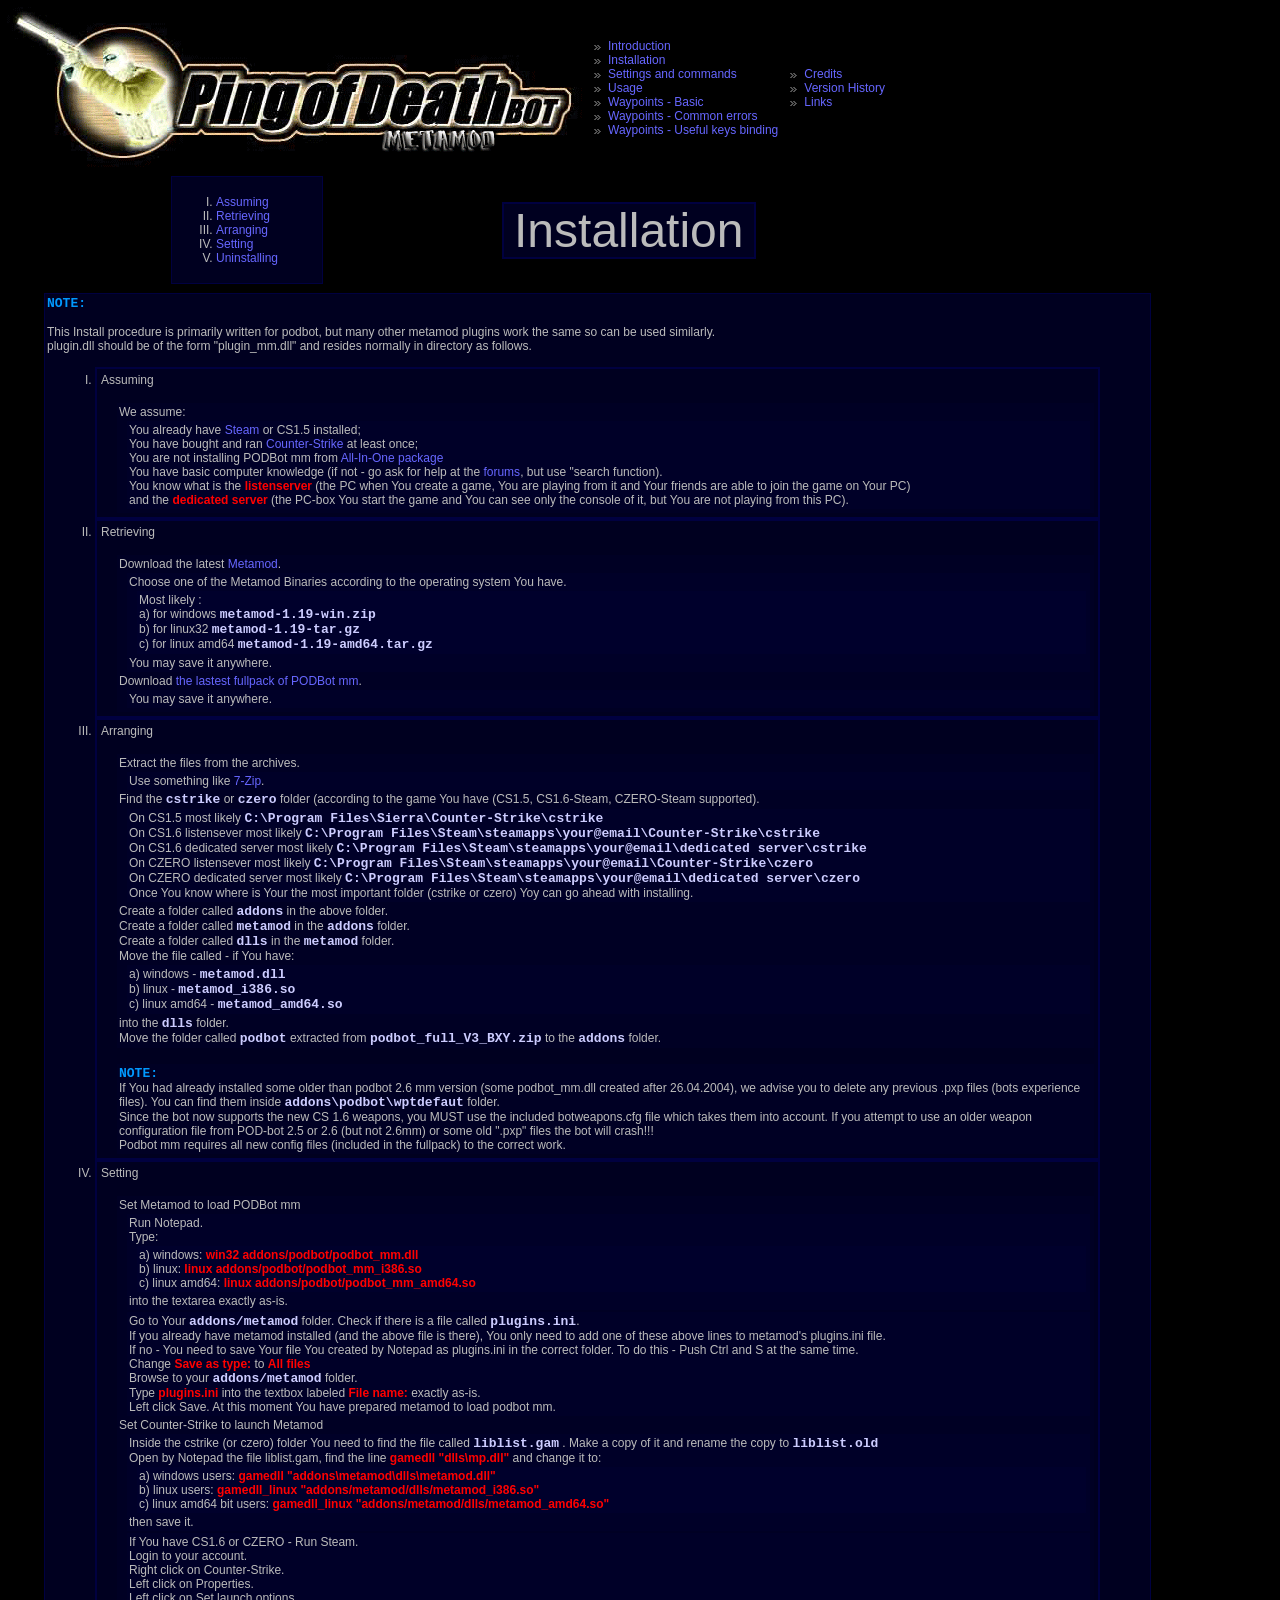
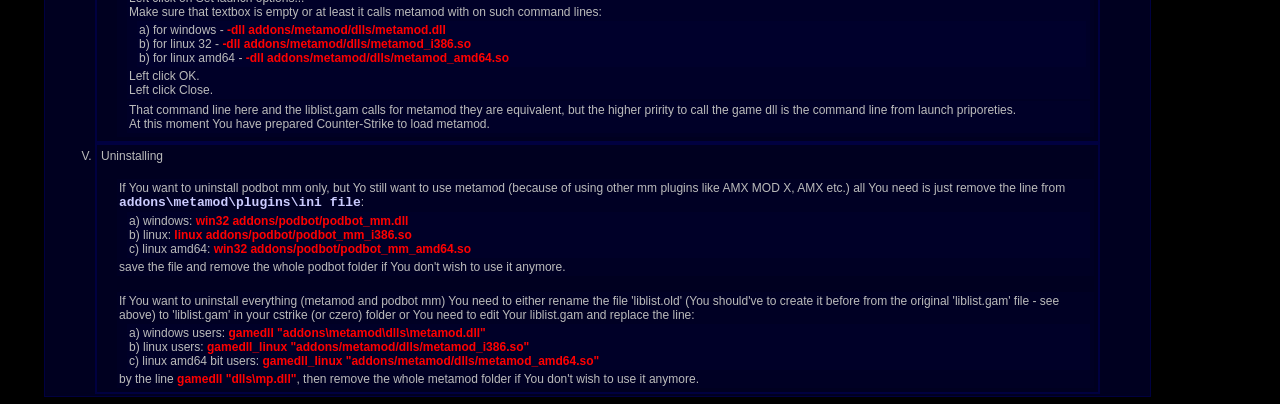
<file: addons/podbot/pod_v3 docs/html/pbmm_install.html>
<!DOCTYPE HTML PUBLIC "-//W3C//DTD HTML 4.01 Transitional//EN"
"http://www.w3.org/TR/html4/loose.dtd">
<html>
<head>
<title>Installation</title>
<link rel="stylesheet" type="text/css" href="../index/index.css">
<!-- ###START: MetaData### -->
 <meta http-equiv="Content-Type" content="application/xhtml+xml; charset=ISO-8859-1" />
 <meta name="author" content="SpLoRyGoN & KWo" />
 <meta http-equiv="ImageToolbar" content="no" />
 <meta name="MSSmartTagsPreventParsing" content="true" />
<!-- ###END: MetaData### -->

</head>
<body>
<!-- ###START: Body### -->
<table>
<!-- ###START: Header Table### -->
 <tbody><tr>
  <td id="Banner"><img alt="PODBot MetaMod" src="../index/blank.png"></td>
  <td>
   <ul id="MainNav">
    <li><a href="../index.html">Introduction</a></li>
    <li><a href="./pbmm_install.html">Installation</a></li>
    <li><a href="./pbmm_configuration.html">Settings and commands</a></li>
    <li><a href="./pbmm.html">Usage</a></li>
    <li><a href="./pbmm_wp_basic.html">Waypoints - Basic</a></li>
    <li><a href="./pbmm_wp_commonerrors.html">Waypoints - Common errors</a></li>
    <li><a href="./pbmm_wp_binding.html">Waypoints - Useful keys binding</a></li>
   </ul>
  </td>
  <td>
   <ul id="MainNav">
    <li><a href="./pbmm_credits.html">Credits</a></li>
    <li><a href="./pbmm_versionhistory.html">Version History</a></li>
    <li><a href="./pbmm_linksfiles.html">Links</a></li>
   </ul>
  </td>
 </tr>
<!-- ###END: Header Table### -->
</tbody></table>

<table id="MainContentNavigationTable">
<!-- ###START: MainContent Navigation Table### -->
 <tr>
  <td>
   <table>
    <tr>
     <td>
      <ul>
<!-- ###START: MainContent Navigation### -->
       <li><p class="style_white"><a href="#I">Assuming</a></p></li>
       <li><p class="style_white"><a href="#II">Retrieving</a></p></li>
       <li><p class="style_white"><a href="#III">Arranging</a></p></li>
       <li><p class="style_white"><a href="#IV">Setting</a></p></li>
       <li><p class="style_white"><a href="#V">Uninstalling</a></p></li>
<!-- ###END: MainContent Navigation### -->
      </ul>
	  </td>
    </tr>
   </table>
  </td>

  <td>
<!-- ###START: Page Title### -->
   <span>Installation</span>
<!-- ###END: Page Title### -->
  </td>

 </tr>
<!-- ###END: MainContent Navigation Table### -->
</table>

<table id="MainContent">
<!-- ###START: MainContent Table### -->
 <tr>
  <td>
   <table>
    <tr>
     <td>
	<p class="style_note">NOTE:</p><br>
	This Install procedure is primarily written for podbot, but many other metamod plugins work the same so can be used similarly.<br>
	plugin.dll should be of the form "plugin_mm.dll" and resides normally in directory as follows.<br><br>

   <ul>
    <li><a name="I"></a>Assuming
     <span>
     We assume:
      <span>
      You already have <a href="http://www.steampowered.com/">Steam</a> or CS1.5 installed;<br>
      You have bought and ran <a href="http://www.counter-strike.net/">Counter-Strike</a> at least once;<br>
      You are not installing PODBot mm from <a href="http://filebase.bots-united.com/index.php?act=view&id=222">All-In-One package</a><br>
      You have basic computer knowledge (if not - go ask for help at the <a href="http://forums.bots-united.com/">forums</a>, 
      but use "search function).<br>
      You know what is the <font class="style_red_bold">listenserver</font> (the PC when You create a game,
      You are playing from it and Your friends are able to join the game on Your PC)<br> 
      and the <font class="style_red_bold">dedicated server</font> (the PC-box You start the game and You can see
      only the console of it, but You are not playing from this PC).
     </span>
    </li>

    <li><a name="II"></a>Retrieving
     <span>Download the latest <a href="http://metamod.org/">Metamod</a>.
      <span>Choose one of the Metamod Binaries according to the operating system You have.
       <span>Most likely :<br>
       a) for windows <font class="style_file_path">metamod-1.19-win.zip</font><br>
       b) for linux32 <font class="style_file_path">metamod-1.19-tar.gz</font><br>
       c) for linux amd64 <font class="style_file_path">metamod-1.19-amd64.tar.gz</font><br>
       </span>
      You may save it anywhere.
      </span>
     Download <a href="http://filebase.bots-united.com/index.php?act=view&id=401/">the lastest fullpack of PODBot mm</a>.
     <span>You may save it anywhere.</span>
     </span>
    </li>

    <li>Arranging
     <span>
     Extract the files from the archives.
      <span>
      Use something like <a href="http://sevenzip.sourceforge.net/">7-Zip</a>.
      </span>
     Find the <font class="style_file_path">cstrike</font> or <font class="style_file_path">czero</font> folder (according to 
     the game You have (CS1.5, CS1.6-Steam, CZERO-Steam supported).
      <span>
      On CS1.5 most likely <font class="style_file_path">
      C:\Program Files\Sierra\Counter-Strike\cstrike</font><br>
      On CS1.6 listensever most likely <font class="style_file_path">
      C:\Program Files\Steam\steamapps\your@email\Counter-Strike\cstrike</font><br>
      On CS1.6 dedicated server most likely <font class="style_file_path">
      C:\Program Files\Steam\steamapps\your@email\dedicated server\cstrike</font><br>
      On CZERO listensever most likely <font class="style_file_path">
      C:\Program Files\Steam\steamapps\your@email\Counter-Strike\czero</font><br>
      On CZERO dedicated server most likely <font class="style_file_path">
      C:\Program Files\Steam\steamapps\your@email\dedicated server\czero</font><br>
      Once You know where is Your the most important folder (cstrike or czero) Yoy can go ahead with installing.
      </span>
     Create a folder called <font class="style_file_path">addons</font> in the above folder.<br/>
     Create a folder called <font class="style_file_path">metamod</font> in the <font class="style_file_path">addons</font> 
     folder.<br>
     Create a folder called <font class="style_file_path">dlls</font> in the <font class="style_file_path">metamod</font> folder.<br>
     Move the file called - if You have:<br>
      <span>
      a) windows - <font class="style_file_path">metamod.dll</font><br>
      b) linux - <font class="style_file_path">metamod_i386.so</font><br>
      c) linux amd64 - <font class="style_file_path">metamod_amd64.so</font>
      </span>
     into the <font class="style_file_path">dlls</font> folder.<br>
     Move the folder called <font class="style_file_path">podbot</font> extracted from 
     <font class="style_file_path">podbot_full_V3_BXY.zip</font> to the <font class="style_file_path">addons</font> folder.
     </span>
     <span>
     <p class="style_note">NOTE:</p>
     If You had already installed some older than podbot 2.6 mm version (some podbot_mm.dll created after 26.04.2004), 
     we advise you to delete any previous .pxp files (bots experience files). You can find them inside 
     <font class="style_file_path">addons\podbot\wptdefaut</font> folder.<br>
	  Since the bot now supports the new CS 1.6 weapons, you MUST use the included botweapons.cfg file which takes them into account. 
     If you attempt to use an older weapon configuration file from POD-bot 2.5 or 2.6 (but not 2.6mm) or some old &quot;.pxp&quot; 
     files the bot will crash!!!<br>
     Podbot mm requires all new config files (included in the fullpack) to the correct work.<br>
     </span>
    </li>

    <li>Setting
     <span>Set Metamod to load PODBot mm
      <span>Run Notepad.<br>
      Type:<br>
       <span>
       a) windows: <font class="style_red_bold">win32 addons/podbot/podbot_mm.dll</font><br>
       b) linux: <font class="style_red_bold">linux addons/podbot/podbot_mm_i386.so</font><br>
       c) linux amd64: <font class="style_red_bold">linux addons/podbot/podbot_mm_amd64.so</font>
       </span>
      into the textarea exactly as-is.
      </span>
      <span>
      Go to Your <font class="style_file_path">addons/metamod</font> folder. Check if there is a file called 
      <font class="style_file_path">plugins.ini</font>.<br>
      If you already have metamod installed (and the above file is there), You only need to add one of these 
      above lines to metamod's plugins.ini file.<br>
      If no - You need to save Your file You created by Notepad as plugins.ini in the correct folder. To do this - 
      Push Ctrl and S at the same time.<br>
      Change <font class="style_red_bold">Save as type:</font> to <font class="style_red_bold">All files</font><br>
      Browse to your <font class="style_file_path">addons/metamod</font> folder.<br>
      Type <font class="style_red_bold">plugins.ini</font> into the textbox labeled <font class="style_red_bold">
      File name:</font> exactly as-is.<br>Left click Save.
      At this moment You have prepared metamod to load podbot mm.
      </span>
     Set Counter-Strike to launch Metamod
      <span>
      Inside the cstrike (or czero) folder You need to find the file called <font class="style_file_path">liblist.gam</font> .
      Make a copy of it and rename the copy to <font class="style_file_path">liblist.old</font><br>
      Open by Notepad the file liblist.gam, find the line <font class="style_red_bold">gamedll "dlls\mp.dll"</font>
      and change it to:<br>
       <span>
	    a) windows users: <font class="style_red_bold">gamedll "addons\metamod\dlls\metamod.dll"</font><br>
	    b) linux users: <font class="style_red_bold">gamedll_linux "addons/metamod/dlls/metamod_i386.so"</font><br>
	    c) linux amd64 bit users: <font class="style_red_bold">gamedll_linux "addons/metamod/dlls/metamod_amd64.so"</font><br>
       </span>
	   then save it.
      </span>
      <span>
      If You have CS1.6 or CZERO - Run Steam.<br>Login to your account.<br>Right click on Counter-Strike.<br>
      Left click on Properties.<br>Left click on Set launch options...<br>Make sure that textbox is empty or at least it calls metamod
      with on such command lines:<br>
       <span>
       a) for windows - <font class="style_red_bold">-dll addons/metamod/dlls/metamod.dll</font><br>
       b) for linux 32 - <font class="style_red_bold">-dll addons/metamod/dlls/metamod_i386.so</font><br>
       b) for linux amd64 - <font class="style_red_bold">-dll addons/metamod/dlls/metamod_amd64.so</font></span>
      Left click OK.<br>Left click Close.
      </span>
      <span>
      That command line here and the liblist.gam calls for metamod they are equivalent, but the higher pririty to call the game dll
      is the command line from launch priporeties.<br>
      At this moment You have prepared Counter-Strike to load metamod.
      </span>
     </span>
    </li>


    <li><a name="V"></a>Uninstalling
     <span>
     If You want to uninstall podbot mm only, but Yo still want to use metamod (because of using other mm plugins like AMX MOD X, 
     AMX etc.) all You need is just remove the line from <font class="style_file_path">addons\metamod\plugins\ini file</font>:
      <span>
       a) windows: <font class="style_red_bold">win32 addons/podbot/podbot_mm.dll</font><br>
       b) linux: <font class="style_red_bold">linux addons/podbot/podbot_mm_i386.so</font><br>
       c) linux amd64: <font class="style_red_bold">win32 addons/podbot/podbot_mm_amd64.so</font>
      </span>
     save the file and remove the whole podbot folder if You don't wish to use it anymore.<br>
     </span>
     <span>
     If You want to uninstall everything (metamod and podbot mm) You need to either rename the file 'liblist.old' (You should've 
     to create it before from the original 'liblist.gam' file - see above) to 'liblist.gam' in your cstrike (or czero) folder or
     You need to edit Your liblist.gam and replace the line:<br>
      <span>
	   a) windows users: <font class="style_red_bold">gamedll "addons\metamod\dlls\metamod.dll"</font><br>
	   b) linux users: <font class="style_red_bold">gamedll_linux "addons/metamod/dlls/metamod_i386.so"</font><br>
	   c) linux amd64 bit users: <font class="style_red_bold">gamedll_linux "addons/metamod/dlls/metamod_amd64.so"</font><br>
      </span>
     by the line <font class="style_red_bold">gamedll "dlls\mp.dll"</font>, then remove the whole metamod folder 
     if You don't wish to use it anymore.<br>
     </span>
<!-- ###END: MainContent### -->
      </ul>
     </td>
    </tr>
   </table>
  </td>
 </tr>
<!-- ###END: MainContent Table### -->
</table>
<!-- ###END: Body### -->
</body>
</html>
</file>
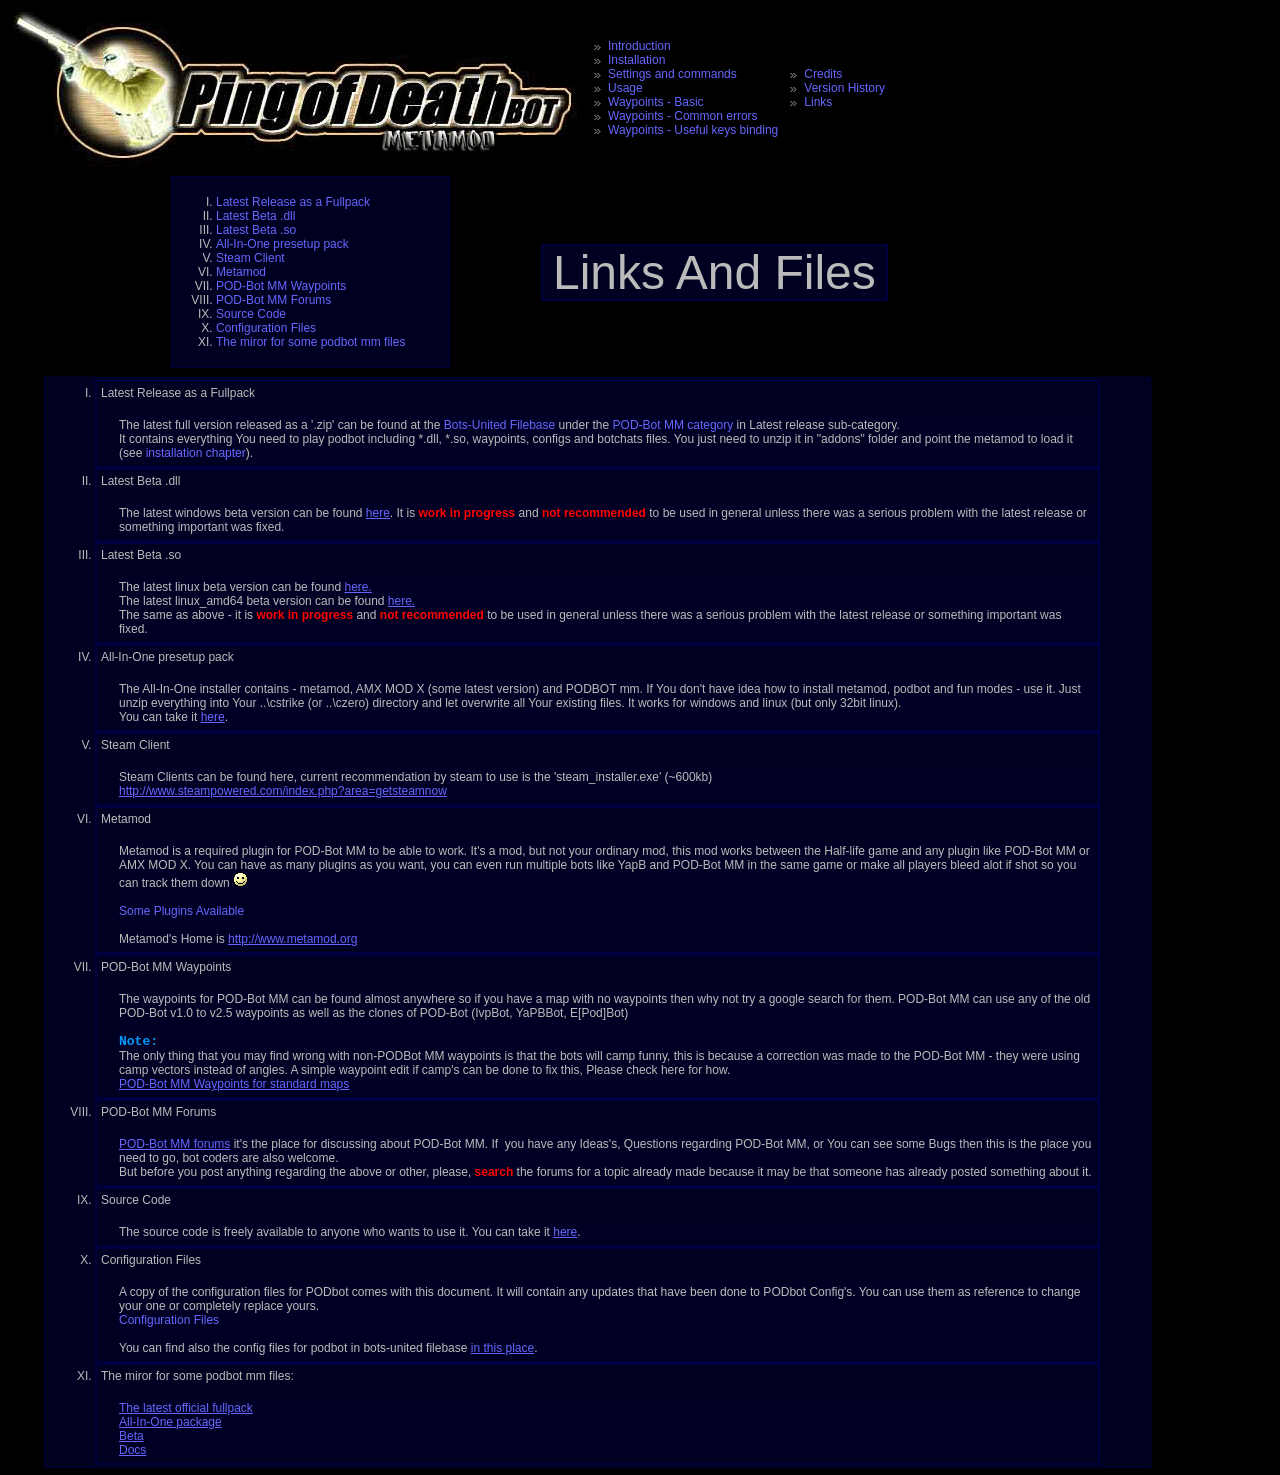
<file: addons/podbot/pod_v3 docs/html/pbmm_linksfiles.html>
<!DOCTYPE html PUBLIC &quot;-//W3C//DTD HTML 4.01 Transitional//EN&quot;
&quot;http://www.w3.org/TR/html4/loose.dtd&quot;>
<html>
<head>
<title>Links And Files</title>
<link rel="stylesheet" type="text/css" href="../index/index.css">
<!-- ###START: MetaData### -->
 <meta http-equiv="Content-Type" content="application/xhtml+xml; charset=ISO-8859-1" />
 <meta name="author" content="SpLoRyGoN & KWo" />
 <meta http-equiv="ImageToolbar" content="no" />
 <meta name="MSSmartTagsPreventParsing" content="true" />
<!-- ###END: MetaData### -->
</head>
<body>
<!-- ###START: Body### -->
<table>
<!-- ###START: Header Table### -->
 <tbody><tr>
  <td id="Banner"><img alt="PODBot MetaMod" src="../index/blank.png"></td>
  <td>
   <ul id="MainNav">
    <li><a href="../index.html">Introduction</a></li>
    <li><a href="./pbmm_install.html">Installation</a></li>
    <li><a href="./pbmm_configuration.html">Settings and commands</a></li>
    <li><a href="./pbmm.html">Usage</a></li>
    <li><a href="./pbmm_wp_basic.html">Waypoints - Basic</a></li>
    <li><a href="./pbmm_wp_commonerrors.html">Waypoints - Common errors</a></li>
    <li><a href="./pbmm_wp_binding.html">Waypoints - Useful keys binding</a></li>
   </ul>
  </td>
  <td>
   <ul id="MainNav">
    <li><a href="./pbmm_credits.html">Credits</a></li>
    <li><a href="./pbmm_versionhistory.html">Version History</a></li>
    <li><a href="./pbmm_linksfiles.html">Links</a></li>
   </ul>
  </td>
 </tr>
<!-- ###END: Header Table### -->
</tbody></table>

<table id="MainContentNavigationTable">
<!-- ###START: MainContent Navigation Table### -->
 <tr>
  <td>
   <table>
    <tr>
     <td>
      <ul>
<!-- ###START: MainContent Navigation### -->
       <li><p class="style_white"><a href="#I">Latest Release as a Fullpack</a></p></li>
       <li><p class="style_white"><a href="#II">Latest Beta .dll</a></p></li>
       <li><p class="style_white"><a href="#III">Latest Beta .so</a></p></li>
       <li><p class="style_white"><a href="#IV">All-In-One presetup pack</a></p></li>
       <li><p class="style_white"><a href="#V">Steam Client</a></p></li>
       <li><p class="style_white"><a href="#VI">Metamod</a></p></li>
       <li><p class="style_white"><a href="#VII">POD-Bot MM Waypoints</a></p></li>
       <li><p class="style_white"><a href="#VIII">POD-Bot MM Forums</a></p></li>
       <li><p class="style_white"><a href="#IX">Source Code</a></p></li>
       <li><p class="style_white"><a href="#X">Configuration Files</a></p></li>
       <li><p class="style_white"><a href="#XI">The miror for some podbot mm files</a></p></li>
<!-- ###END: MainContent Navigation### -->
      </ul>
	  </td>
    </tr>
   </table>
  </td>

  <td>
<!-- ###START: Page Title### -->
   <span>Links And Files</span>
<!-- ###END: Page Title### -->
  </td>

 </tr>
<!-- ###END: MainContent Navigation Table### -->
</table>

<table id="MainContent">
<!-- ###START: MainContent Table### -->
 <tr>
  <td>
   <table>
    <tr>
     <td>
   <ul>
<!-- ###START: MainContent### -->
    <li><a name="I"></a>Latest Release as a Fullpack
		<span>The latest full version released as a &#39;.zip&#39; can be found at the <a href="http://filebase.bots-united.com" 
		target="_self">Bots-United Filebase</a> under the <a href="http://filebase.bots-united.com/index.php?act=category&id=11" target="_self">      POD-Bot MM category</a> in Latest release sub-category.<br>
      It contains everything You need to play podbot including *.dll, *.so, waypoints, configs and botchats files. You just need 
      to unzip it in "addons" folder and point the metamod to load it (see <a href="./pbmm_install.html">installation chapter</a>).</span></li>

	 <li><a name="II"></a>Latest Beta .dll
		<span>The latest windows beta version can be found <a href="http://filebase.bots-united.com/index.php?act=view&id=377" target="_self"  	style="text-decoration: underline">here</a>. It is <font class="style_red_bold">work in progress</font> 
     and <font class="style_red_bold"> not recommended</font> to be used in general unless there was a serious problem 
     with the latest release or something important was fixed.</span></li>

	 <li><a name="III"></a>Latest Beta .so
		<span>The latest linux beta version can be found <a href="http://filebase.bots-united.com/index.php?act=view&id=378" target="_self"
      style="text-decoration: underline">here.</a><br>
		The latest linux_amd64 beta version can be found <a href="http://filebase.bots-united.com/index.php?act=view&id=379" target="_self"
      style="text-decoration: underline">here.</a><br>
      <p>The same as above - it is <font class="style_red_bold">work in progress</font> and <font class="style_red_bold">not recommended</font>
      to be used in general unless there was a serious problem with the latest release or something important was fixed.</p></span></li>

	 <li><a name="IV"></a>All-In-One presetup pack
		<span>The All-In-One installer contains - metamod, AMX MOD X (some latest version) and PODBOT mm. If You don't have idea how to install
      metamod, podbot and fun modes - use it. Just unzip everything into Your ..\cstrike (or ..\czero) directory and let overwrite all Your
      existing files. It works for windows and linux (but only 32bit linux).<br>
		You can take it <a href="http://filebase.bots-united.com/index.php?act=view&id=222" target="_self" 
      style="text-decoration: underline">here</a>.</span></li>

	 <li><a name="V"></a>Steam Client
		<span>Steam Clients can be found here, current recommendation by steam to use is the &#39;steam_installer.exe&#39; (~600kb)<br>
		<a href="http://www.steampowered.com/index.php?area=getsteamnow" target="_self" style="text-decoration: underline">http://www.steampowered.com/index.php?area=getsteamnow</a></span></li>

	 <li><a name="VI"></a>Metamod
		<span>Metamod is a required plugin for POD-Bot MM to be able to work. It&#39;s a mod, but not your ordinary mod, this mod works 
      between the Half-life game and any plugin like POD-Bot MM or AMX MOD X. You can have as many plugins as you want, you can even run
      multiple bots like YapB and POD-Bot MM in the same game or make all players bleed alot if shot so you can track them down 
      <img src="../smileys/bu_smile.gif"><br><br>
		<a href="http://filebase.bots-united.com/index.php?action=category&id=3" target="_self">Some Plugins Available</a><br><br>

		Metamod&#39;s Home is
		<a href="http://www.metamod.org" target="_self" style="text-decoration: underline">http://www.metamod.org</a></span></li>

	 <li><a name="VII"></a>POD-Bot MM Waypoints
		<span>The waypoints for POD-Bot MM can be found almost anywhere so if you have a map with no waypoints then why not try 
      a google search for them. POD-Bot MM can use any of the old POD-Bot v1.0 to v2.5 waypoints as well as the clones of POD-Bot 
      (IvpBot, YaPBBot, E[Pod]Bot)<br><br>
		<font class="style_note">Note:</font><br>
		<p>The only thing that you may find wrong with non-PODBot MM waypoints is that the bots will camp funny, this is because 
      a correction was made to the POD-Bot MM - they were using camp vectors instead of angles. A simple waypoint edit if 
      camp&#39;s can be done to fix this, Please check here for how.</p>
		<p><a href="http://filebase.bots-united.com/index.php?act=view&id=235" target="_self" style="text-decoration: underline">
      POD-Bot MM Waypoints for standard maps</a></p></span></li>

	 <li><a name="VIII"></a>POD-Bot MM Forums
	  <span><a href="http://forums.bots-united.com/forumdisplay.php?f=47" target="_self" style="text-decoration: underline">
      POD-Bot MM forums</a> it's the place for discussing about POD-Bot MM. If&nbsp; you have any Ideas&#39;s,
		Questions regarding POD-Bot MM, or You can see some Bugs then this is the place you need to go, bot coders are also welcome.<br>
		But before you post anything regarding the above or other, please, <font class="style_red_bold">search</font> the forums 
      for a topic already made because it may be that someone has already posted something about it.</span></li>

	 <li><a name="IX"></a>Source Code
		<span>The source code is freely available to anyone who wants to use it. You can take it 
      <a href="http://filebase.bots-united.com/index.php?act=view&id=403" target="_self" style="text-decoration: underline">here</a>.
      </span></li>

	 <li><a name="X"></a>Configuration Files
		<span>A copy of the configuration files for PODbot comes with this document. It will contain any updates that have been done 
      to PODbot Config's. You can use them as reference to change your one or completely replace yours. <br>
		<p><a href="../files/configs/">Configuration Files</a></p><br>
		<p>You can find also the config files for podbot in bots-united filebase 
      <a href="http://filebase.bots-united.com/index.php?act=view&id=402" target="_self" style="text-decoration: underline">
      in this place</a>.</p></span></li>

	 <li><a name="XI"></a>The miror for some podbot mm files:
		<span>
		<p><a href="http://podbotmm.cfegames.com/files/podbot_mm/V3/" target="_self" style="text-decoration: underline">The latest official fullpack</a></p>
		<p><a href="http://podbotmm.cfegames.com/files/podbot_mm/ALL_IN_ONE/" target="_self" style="text-decoration: underline">All-In-One package</a></p>
		<p><a href="http://podbotmm.cfegames.com/files/podbot_mm/Beta" target="_self" style="text-decoration: underline">Beta</a></p>
		<p><a href="http://podbotmm.cfegames.com/files/podbot_mm/doc" target="_self" style="text-decoration: underline">Docs</a></p>		
		</span></li>

<!-- ###END: MainContent### -->
      </ul>
     </td>
    </tr>
   </table>
  </td>
 </tr>
<!-- ###END: MainContent Table### -->
</table>
<!-- ###END: Body### -->
</body>
</html>
</file>
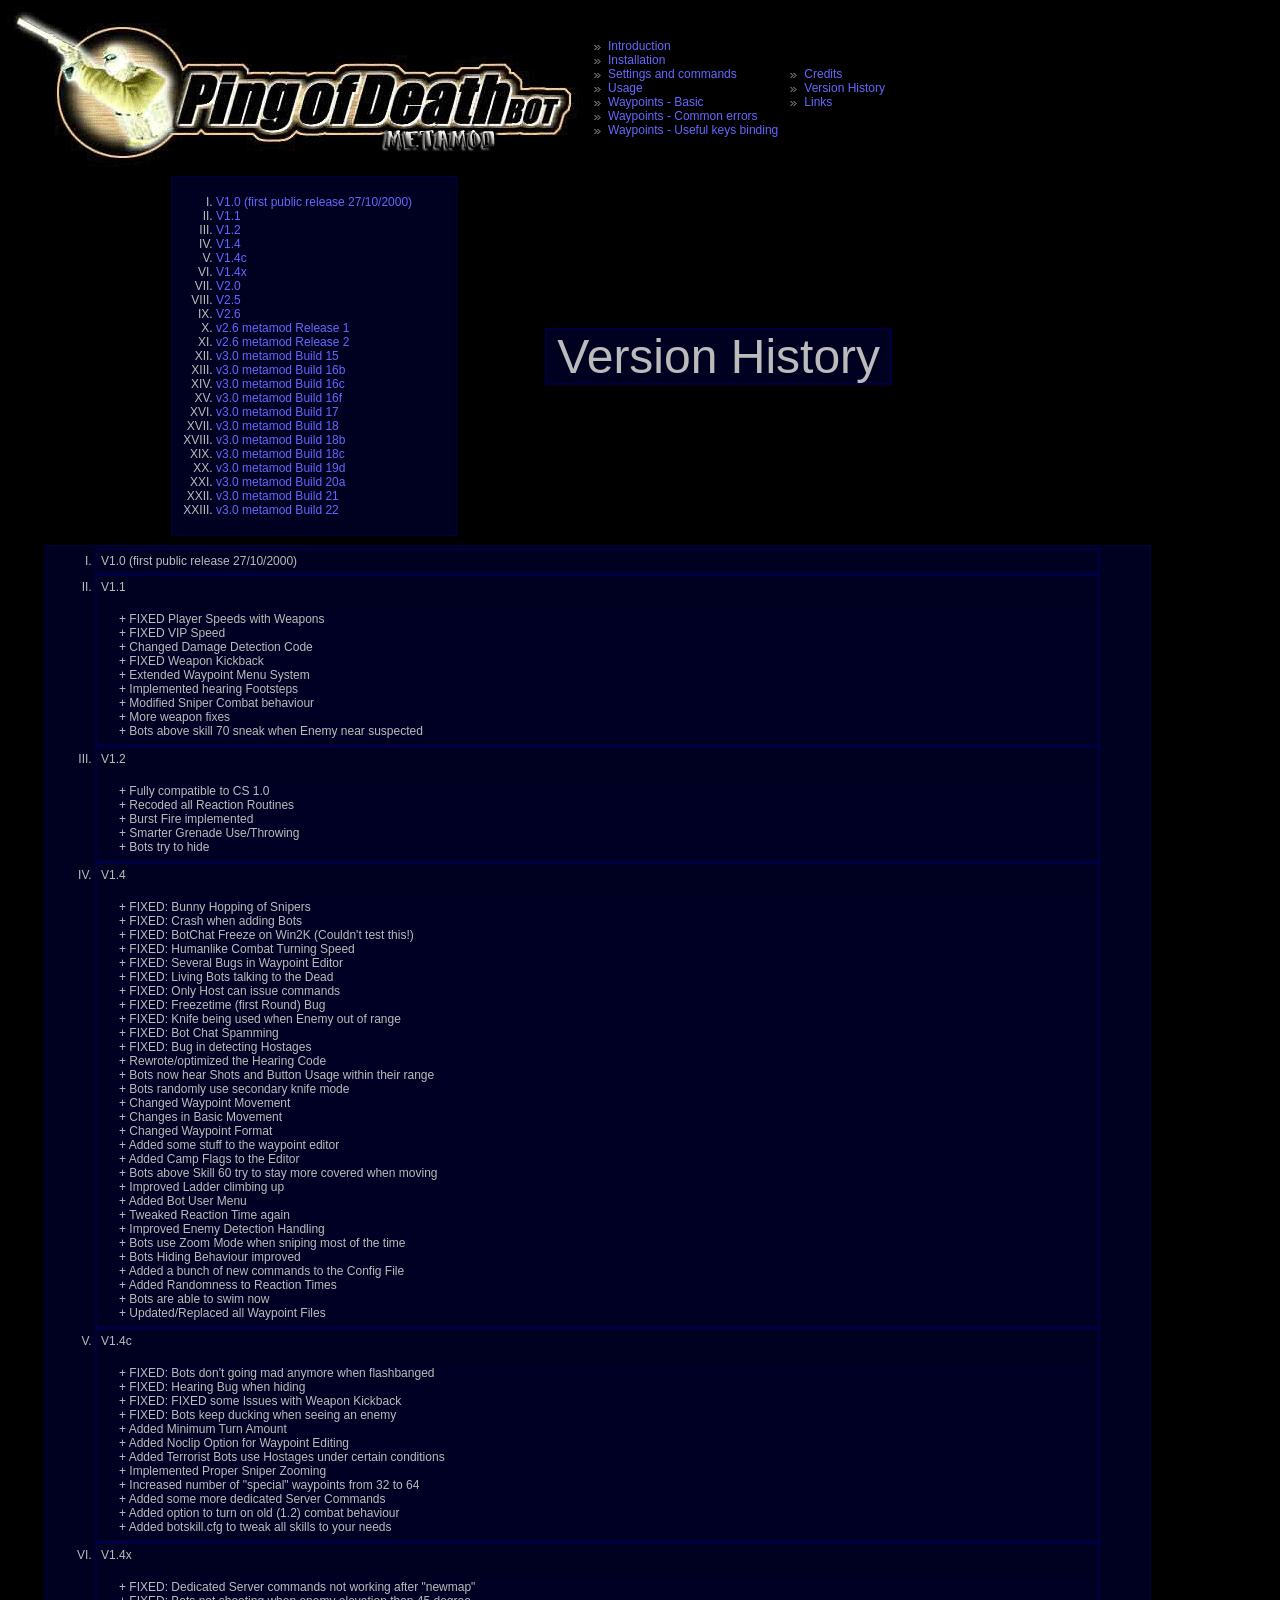
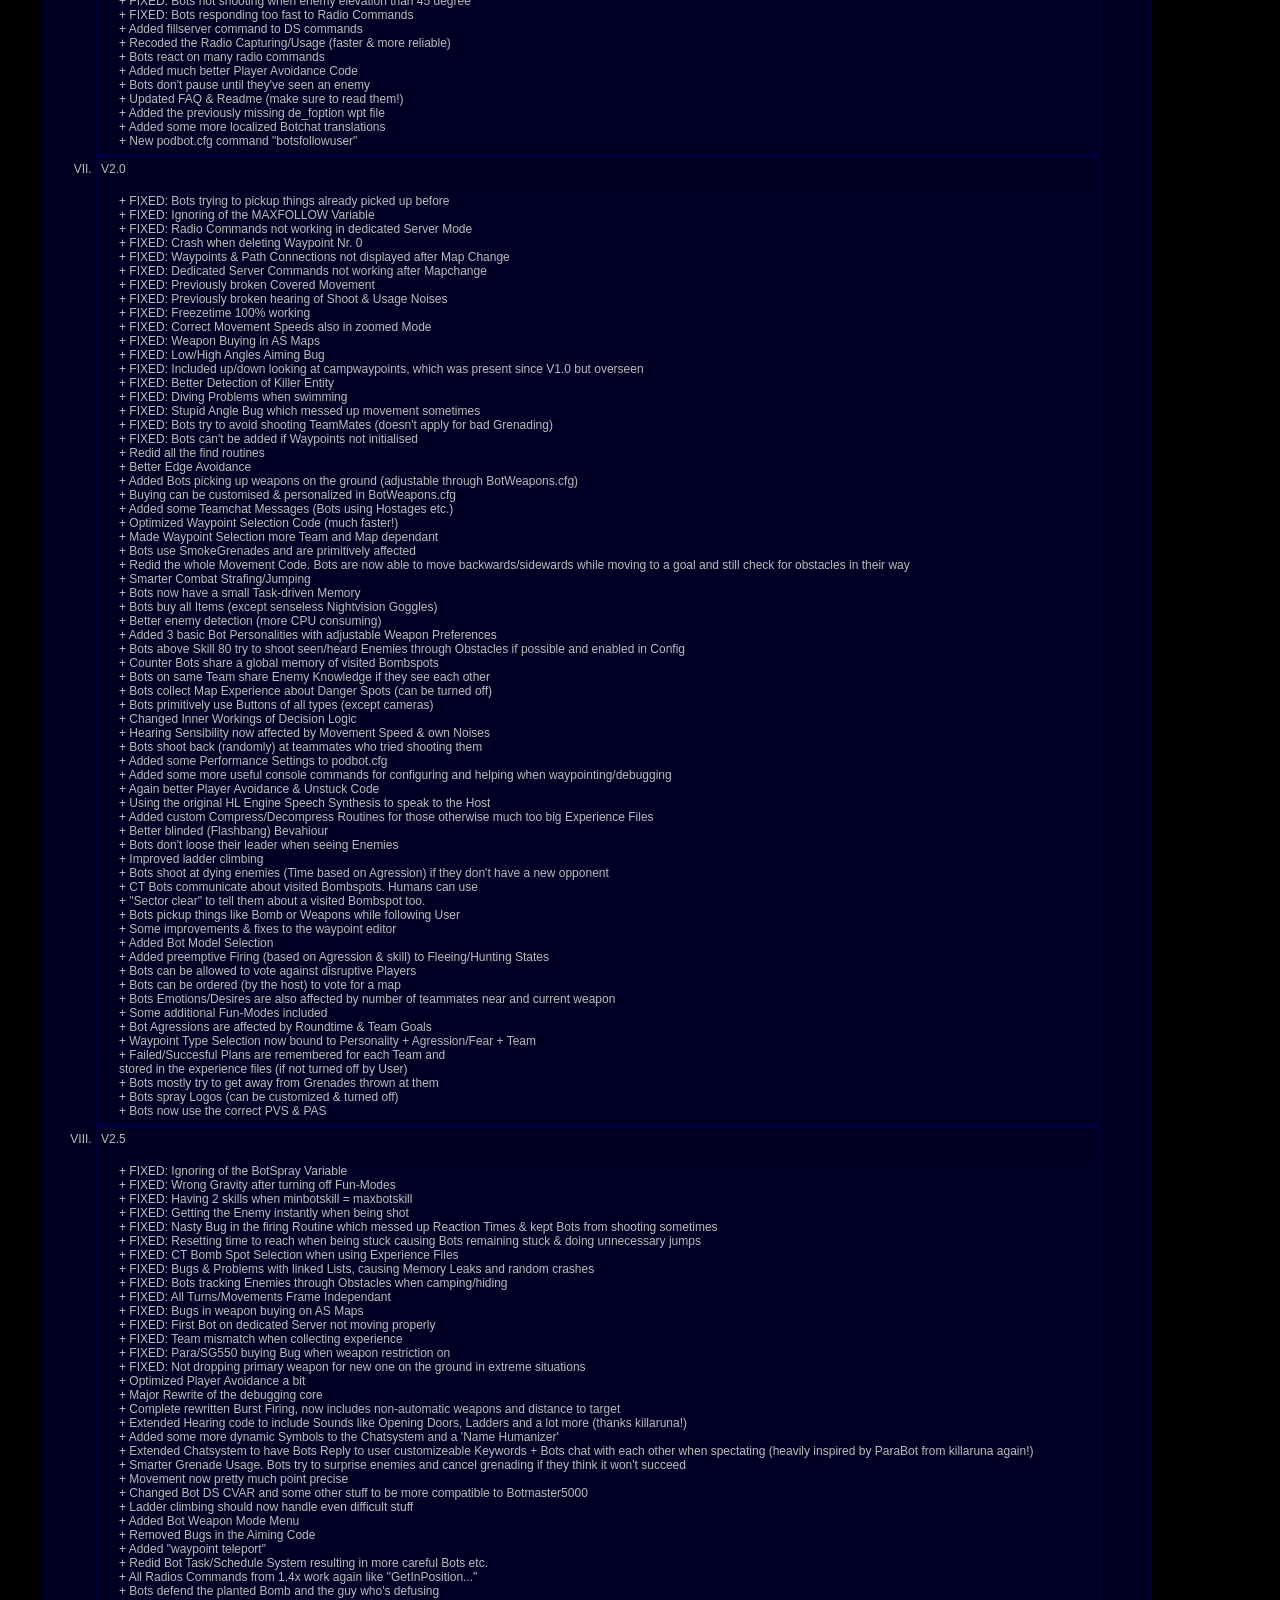
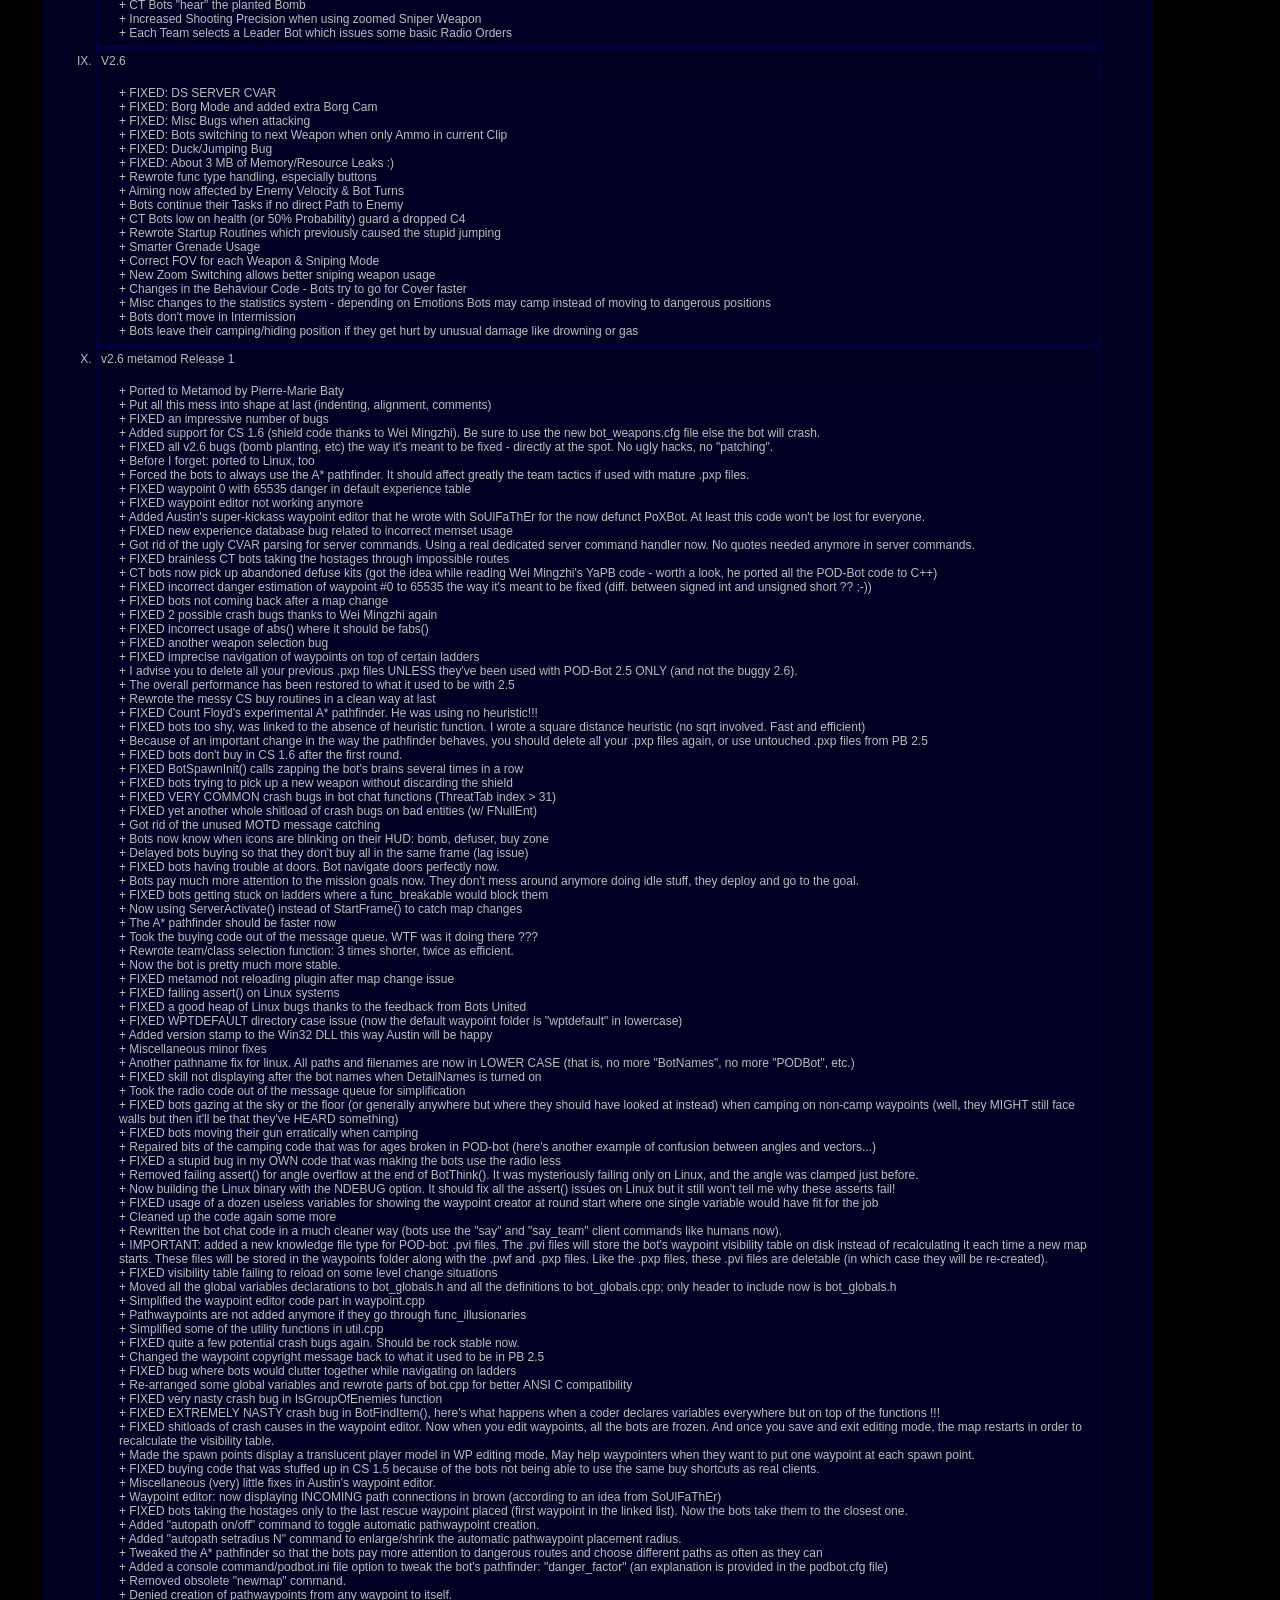
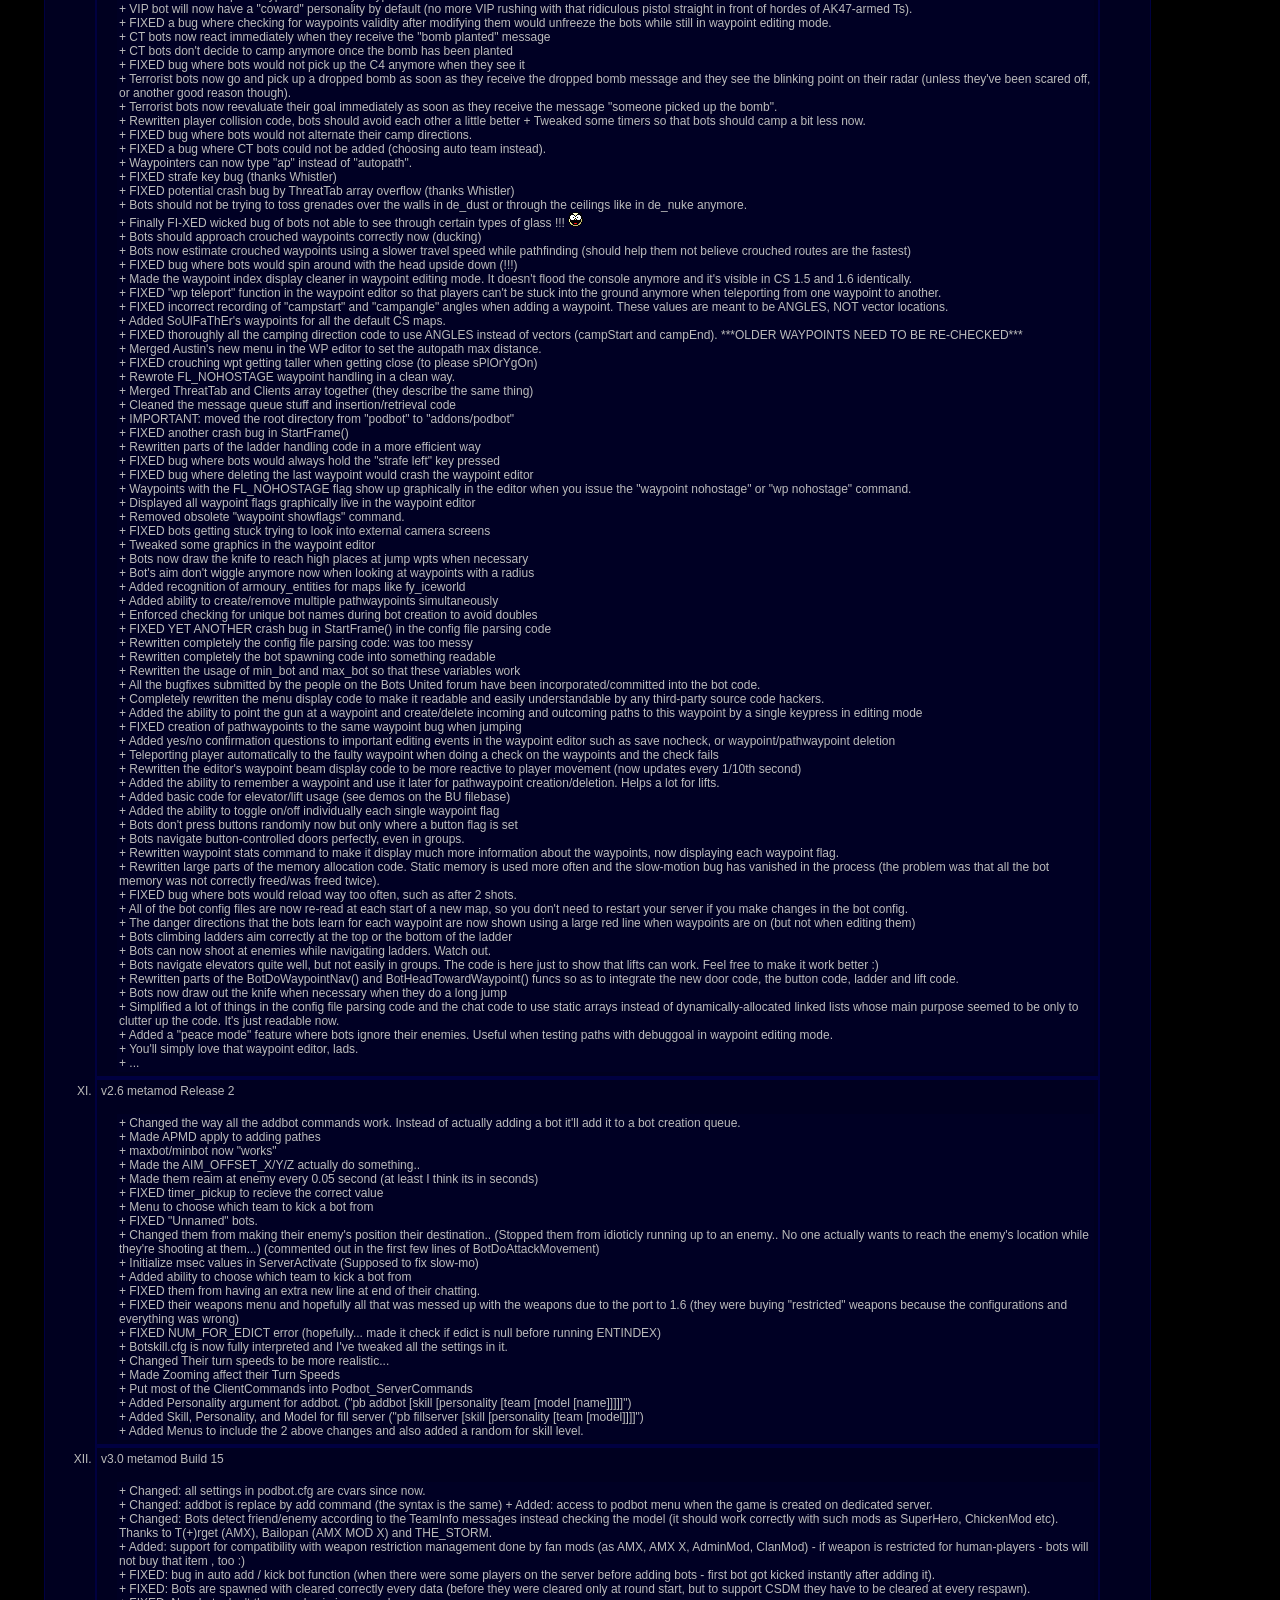
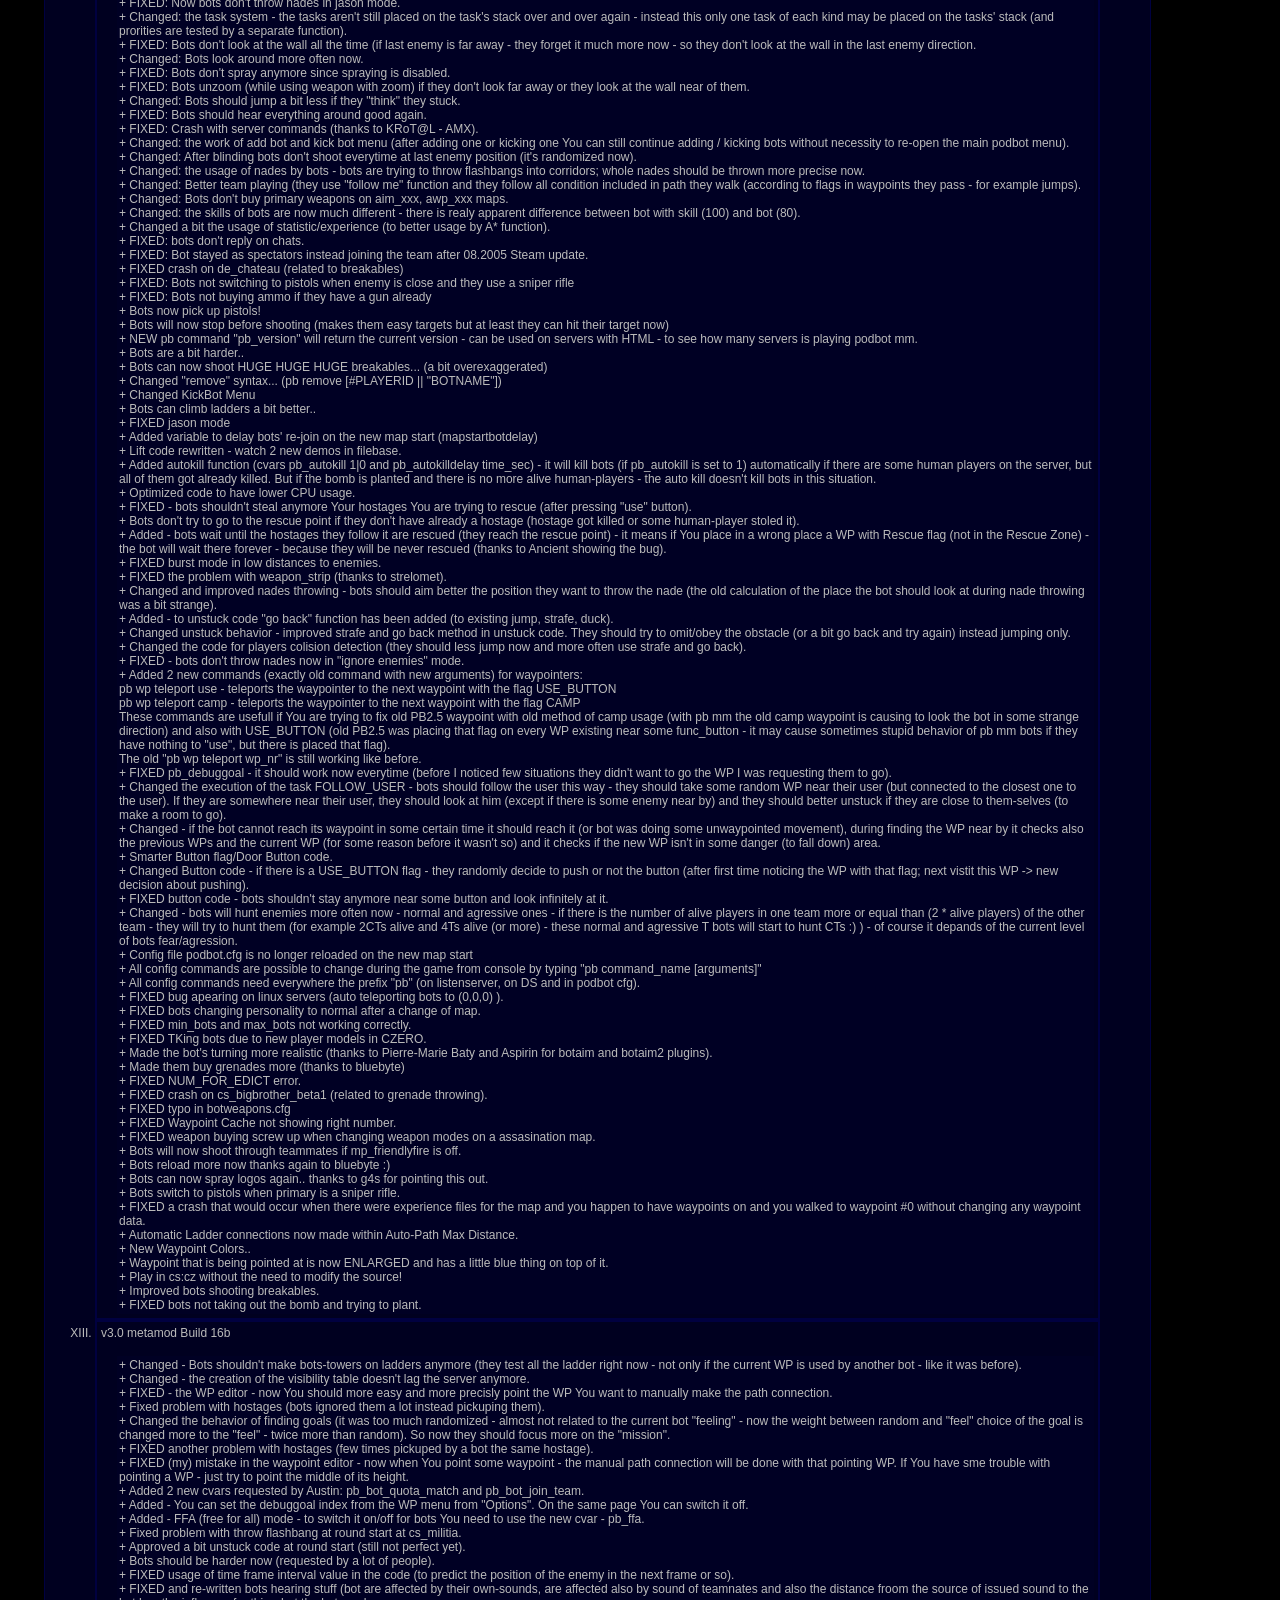
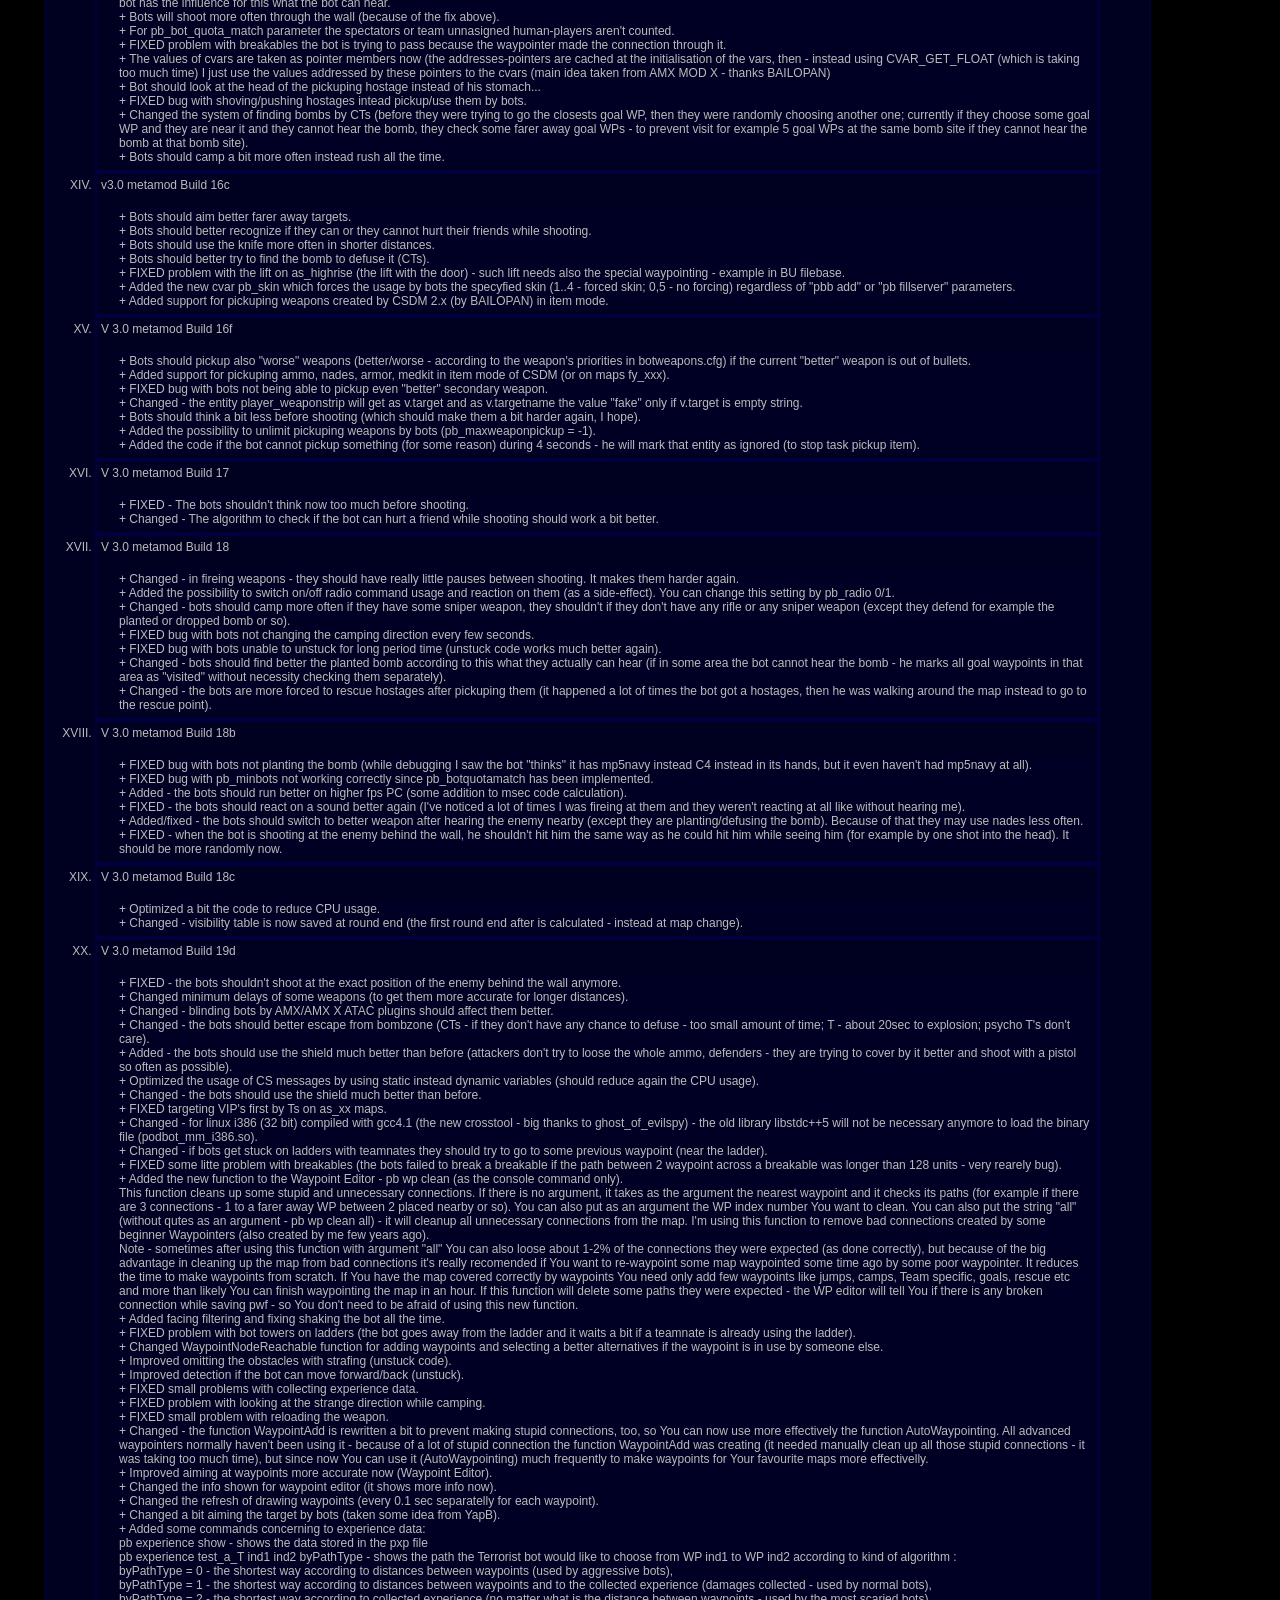
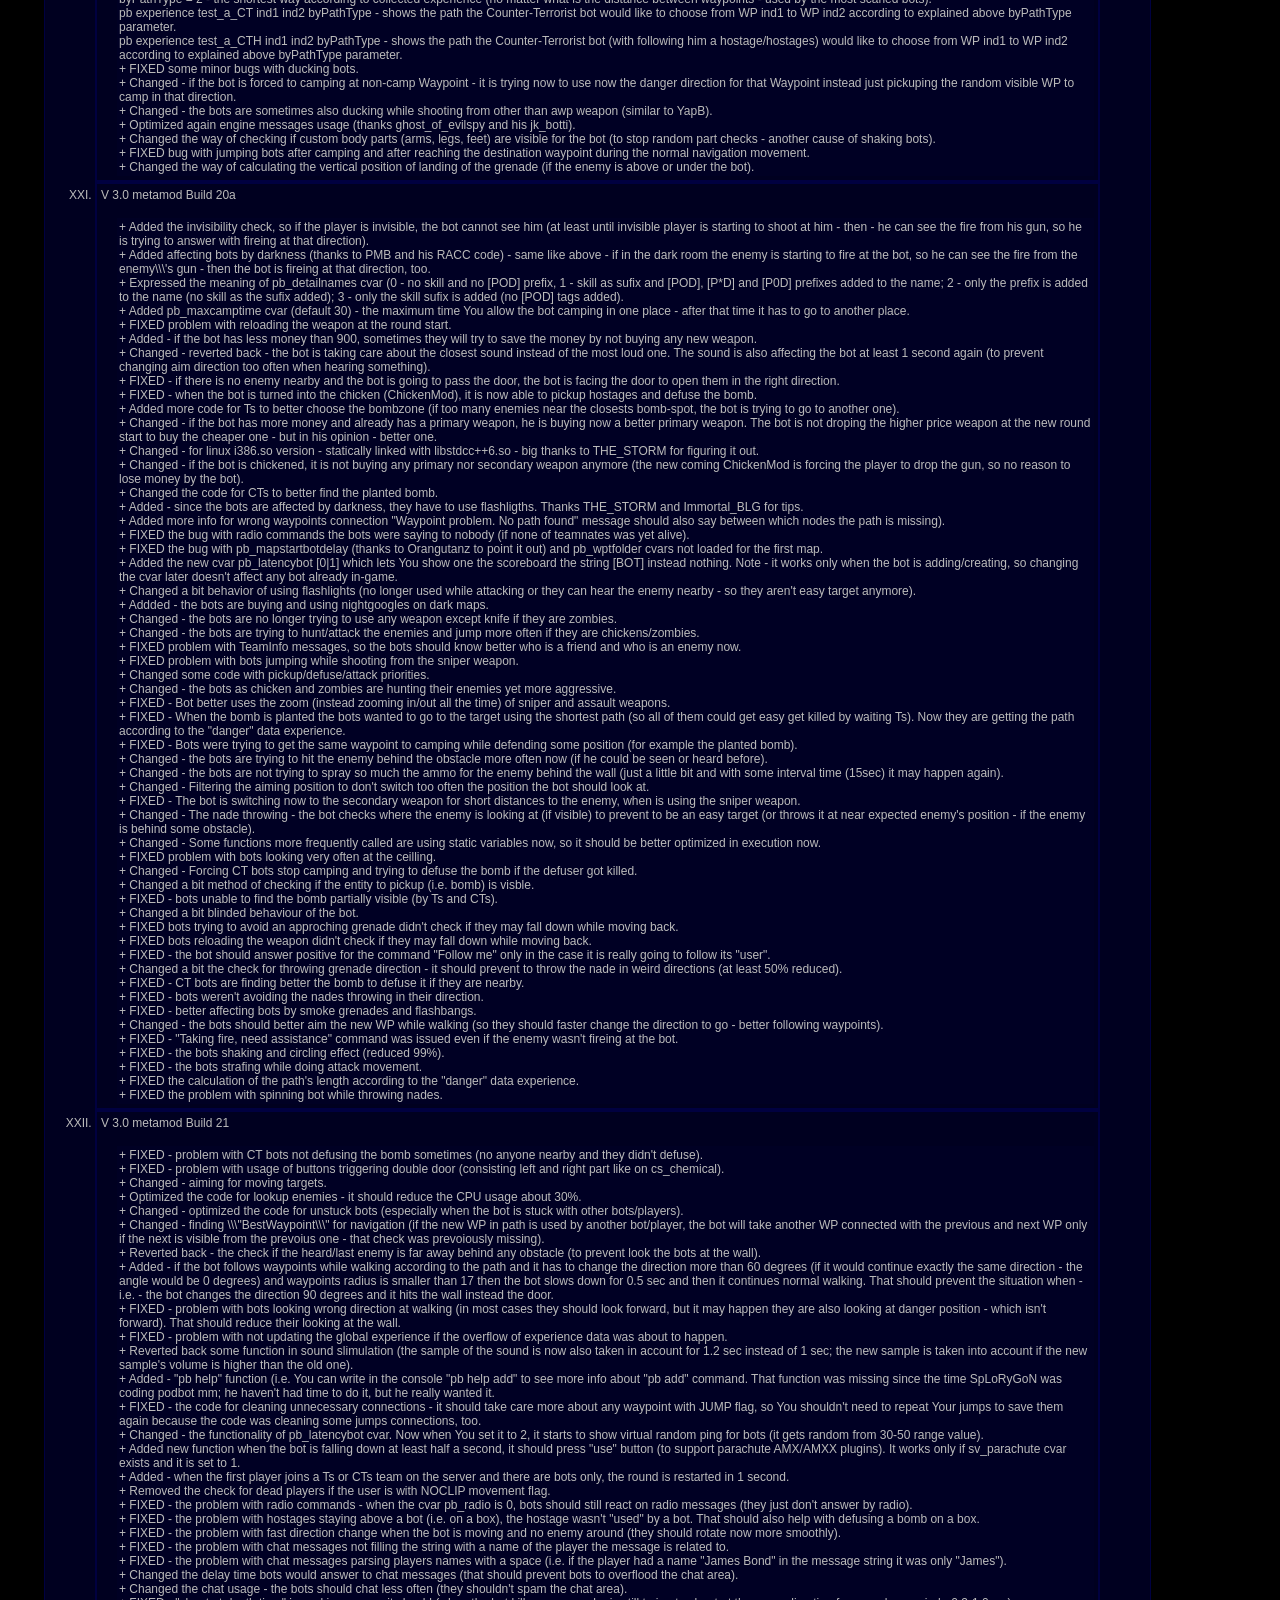
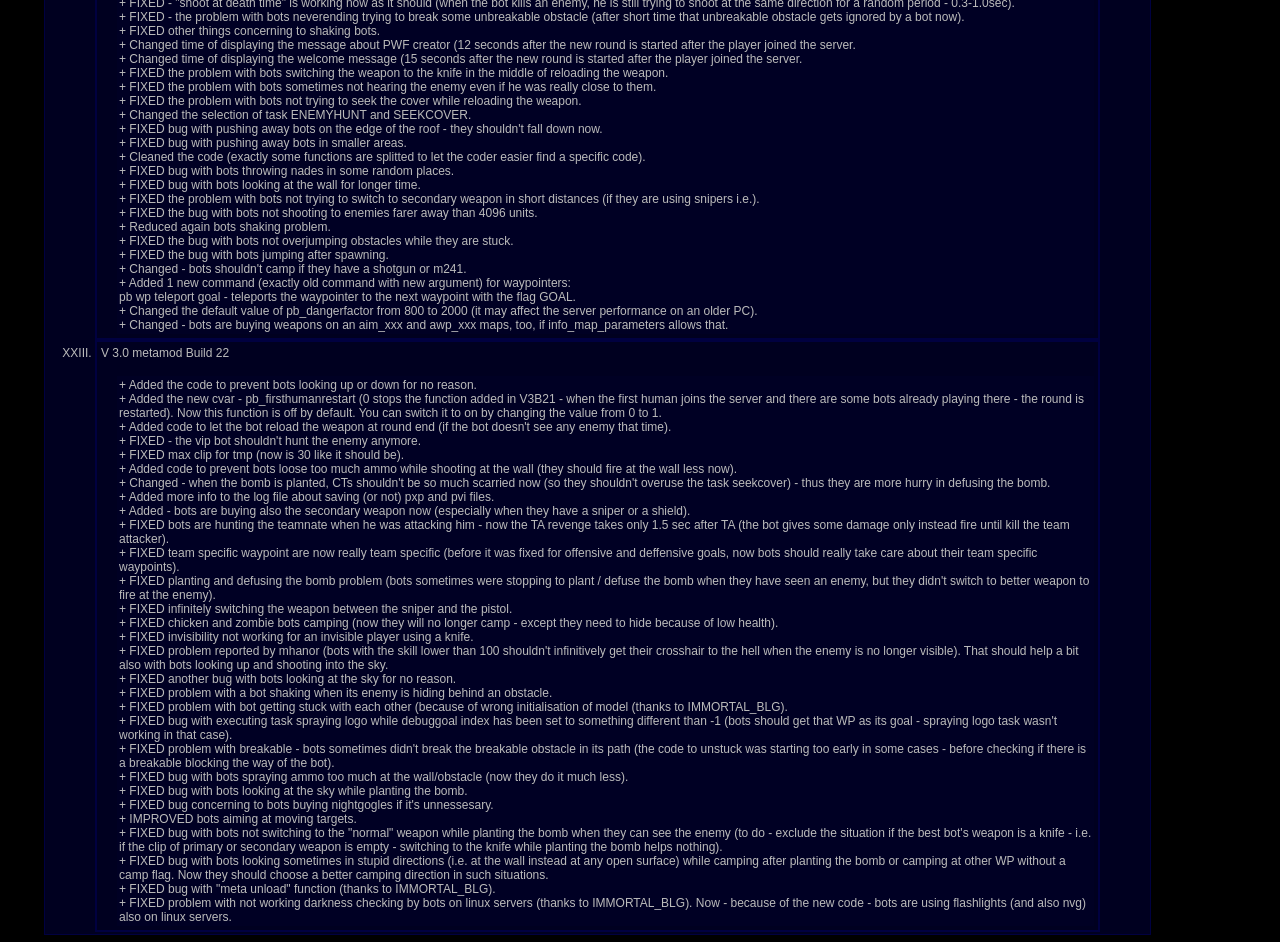
<file: addons/podbot/pod_v3 docs/html/pbmm_versionhistory.html>
<!DOCTYPE html PUBLIC "-//W3C//DTD HTML 4.01 Transitional//EN"
"http://www.w3.org/TR/html4/loose.dtd">
<html>
<head>
<title>Version History PODBot MM</title>
<link rel="stylesheet" type="text/css" href="../index/index.css">
<!-- ###START: MetaData### -->
 <meta http-equiv="Content-Type" content="application/xhtml+xml; charset=ISO-8859-1" />
 <meta name="author" content="SpLoRyGoN & KWo" />
 <meta http-equiv="ImageToolbar" content="no" />
 <meta name="MSSmartTagsPreventParsing" content="true" />
<!-- ###END: MetaData### -->
</head>
<body>
<!-- ###START: Body### -->
<table>
<!-- ###START: Header Table### -->
 <tbody><tr>
  <td id="Banner"><img alt="PODBot MetaMod" src="../index/blank.png"></td>
  <td>
   <ul id="MainNav">
    <li><a href="../index.html">Introduction</a></li>
    <li><a href="./pbmm_install.html">Installation</a></li>
    <li><a href="./pbmm_configuration.html">Settings and commands</a></li>
    <li><a href="./pbmm.html">Usage</a></li>
    <li><a href="./pbmm_wp_basic.html">Waypoints - Basic</a></li>
    <li><a href="./pbmm_wp_commonerrors.html">Waypoints - Common errors</a></li>
    <li><a href="./pbmm_wp_binding.html">Waypoints - Useful keys binding</a></li>
   </ul>
  </td>
  <td>
   <ul id="MainNav">
    <li><a href="./pbmm_credits.html">Credits</a></li>
    <li><a href="./pbmm_versionhistory.html">Version History</a></li>
    <li><a href="./pbmm_linksfiles.html">Links</a></li>
   </ul>
  </td>
 </tr>
<!-- ###END: Header Table### -->
</tbody></table>

<table id="MainContentNavigationTable">
<!-- ###START: MainContent Navigation Table### -->
 <tr>
  <td>
   <table>
    <tr>
     <td>
      <ul>
<!-- ###START: MainContent Navigation### -->
       <li><p class="style_white"><a href="#I">V1.0 (first public release 27/10/2000)</a></p></li>
       <li><p class="style_white"><a href="#II">V1.1</a></p></li>
       <li><p class="style_white"><a href="#III">V1.2</a></p></li>
       <li><p class="style_white"><a href="#IV">V1.4</a></p></li>
       <li><p class="style_white"><a href="#V">V1.4c</a></p></li>
       <li><p class="style_white"><a href="#VI">V1.4x</a></p></li>
       <li><p class="style_white"><a href="#VII">V2.0</a></p></li>
       <li><p class="style_white"><a href="#VIII">V2.5</a></p></li>
       <li><p class="style_white"><a href="#IX">V2.6</a></p></li>
       <li><p class="style_white"><a href="#X">v2.6 metamod Release 1</a></p></li>
       <li><p class="style_white"><a href="#XI">v2.6 metamod Release 2</a></p></li>
       <li><p class="style_white"><a href="#XII">v3.0 metamod Build 15</a></p></li>
       <li><p class="style_white"><a href="#XIII">v3.0 metamod Build 16b</a></p></li>
       <li><p class="style_white"><a href="#XIV">v3.0 metamod Build 16c</a></p></li>
       <li><p class="style_white"><a href="#XV">v3.0 metamod Build 16f</a></p></li>
       <li><p class="style_white"><a href="#XVI">v3.0 metamod Build 17</a></p></li>
       <li><p class="style_white"><a href="#XVII">v3.0 metamod Build 18</a></p></li>
       <li><p class="style_white"><a href="#XVIII">v3.0 metamod Build 18b</a></p></li>
       <li><p class="style_white"><a href="#XIX">v3.0 metamod Build 18c</a></p></li>
       <li><p class="style_white"><a href="#XX">v3.0 metamod Build 19d</a></p></li>
       <li><p class="style_white"><a href="#XXI">v3.0 metamod Build 20a</a></p></li>
       <li><p class="style_white"><a href="#XXII">v3.0 metamod Build 21</a></p></li>
       <li><p class="style_white"><a href="#XXIII">v3.0 metamod Build 22</a></p></li>	   
<!-- ###END: MainContent Navigation### -->
      </ul>
	  </td>
    </tr>
   </table>
  </td>

  <td>
<!-- ###START: Page Title### -->
   <span>Version History</span>
<!-- ###END: Page Title### -->
  </td>

 </tr>
<!-- ###END: MainContent Navigation Table### -->
</table>

<table id="MainContent">
<!-- ###START: MainContent Table### -->
 <tr>
  <td>
   <table>
    <tr>
     <td>
   <ul>
  <li><a name="I"></a>V1.0 (first public release 27/10/2000)</li>

  <li><a name="II"></a>V1.1</font>
  <span>
	+ FIXED Player Speeds with Weapons<br>
	+ FIXED VIP Speed<br>
	+ Changed Damage Detection Code<br>
	+ FIXED Weapon Kickback<br>
	+ Extended Waypoint Menu System<br>
	+ Implemented hearing Footsteps<br>
	+ Modified Sniper Combat behaviour<br>
	+ More weapon fixes<br>
	+ Bots above skill 70 sneak when Enemy near suspected</span></li>

  <li><a name="III"></a>V1.2
  <span>
	+ Fully compatible to CS 1.0<br>
	+ Recoded all Reaction Routines<br>
	+ Burst Fire implemented<br>
	+ Smarter Grenade Use/Throwing<br>
	+ Bots try to hide</span></li>

  <li><a name="IV"></a>V1.4
  <span>
	+ FIXED: Bunny Hopping of Snipers<br>
	+ FIXED: Crash when adding Bots<br>
	+ FIXED: BotChat Freeze on Win2K (Couldn't test this!)<br>
	+ FIXED: Humanlike Combat Turning Speed<br>
	+ FIXED: Several Bugs in Waypoint Editor<br>
	+ FIXED: Living Bots talking to the Dead<br>
	+ FIXED: Only Host can issue commands<br>
	+ FIXED: Freezetime (first Round) Bug<br>
	+ FIXED: Knife being used when Enemy out of range<br>
	+ FIXED: Bot Chat Spamming<br>
	+ FIXED: Bug in detecting Hostages<br>
	+ Rewrote/optimized the Hearing Code<br>
	+ Bots now hear Shots and Button Usage within their range<br>
	+ Bots randomly use secondary knife mode<br>
	+ Changed Waypoint Movement<br>
	+ Changes in Basic Movement<br>
	+ Changed Waypoint Format<br>
	+ Added some stuff to the waypoint editor<br>
	+ Added Camp Flags to the Editor<br>
	+ Bots above Skill 60 try to stay more covered when moving<br>
	+ Improved Ladder climbing up<br>
	+ Added Bot User Menu<br>
	+ Tweaked Reaction Time again<br>
	+ Improved Enemy Detection Handling<br>
	+ Bots use Zoom Mode when sniping most of the time<br>
	+ Bots Hiding Behaviour improved<br>
	+ Added a bunch of new commands to the Config File<br>
	+ Added Randomness to Reaction Times<br>
	+ Bots are able to swim now<br>
	+ Updated/Replaced all Waypoint Files</span></li>

  <li><a name="V"></a>V1.4c
  <span>
	+ FIXED: Bots don't going mad anymore when flashbanged<br>
	+ FIXED: Hearing Bug when hiding<br>
	+ FIXED: FIXED some Issues with Weapon Kickback<br>
	+ FIXED: Bots keep ducking when seeing an enemy<br>
	+ Added Minimum Turn Amount<br>
	+ Added Noclip Option for Waypoint Editing<br>
	+ Added Terrorist Bots use Hostages under certain conditions<br>
	+ Implemented Proper Sniper Zooming<br>
	+ Increased number of "special" waypoints from 32 to 64<br>
	+ Added some more dedicated Server Commands<br>
	+ Added option to turn on old (1.2) combat behaviour<br>
	+ Added botskill.cfg to tweak all skills to your needs</span></li>

  <li><a name="VI"></a>V1.4x
  <span>
	+ FIXED: Dedicated Server commands not working after "newmap"<br>
	+ FIXED: Bots not shooting when enemy elevation </> than 45 degree<br>
	+ FIXED: Bots responding too fast to Radio Commands<br>
	+ Added fillserver command to DS commands<br>
	+ Recoded the Radio Capturing/Usage (faster & more reliable)<br>
	+ Bots react on many radio commands<br>
	+ Added much better Player Avoidance Code<br>
	+ Bots don't pause until they've seen an enemy<br>
	+ Updated FAQ & Readme (make sure to read them!)<br>
	+ Added the previously missing de_foption wpt file<br>
	+ Added some more localized Botchat translations<br>
	+ New podbot.cfg command "botsfollowuser"</span></li>

  <li><a name="VII"></a>V2.0
  <span>
	+ FIXED: Bots trying to pickup things already picked up before<br>
	+ FIXED: Ignoring of the MAXFOLLOW Variable<br>
	+ FIXED: Radio Commands not working in dedicated Server Mode<br>
	+ FIXED: Crash when deleting Waypoint Nr. 0<br>
	+ FIXED: Waypoints & Path Connections not displayed after
		Map Change<br>
	+ FIXED: Dedicated Server Commands not working after Mapchange<br>
	+ FIXED: Previously broken Covered Movement<br>
	+ FIXED: Previously broken hearing of Shoot & Usage Noises<br>
	+ FIXED: Freezetime 100% working<br>
	+ FIXED: Correct Movement Speeds also in zoomed Mode<br>
	+ FIXED: Weapon Buying in AS Maps<br>
	+ FIXED: Low/High Angles Aiming Bug<br>
	+ FIXED: Included up/down looking at campwaypoints, which was
		present since V1.0 but overseen<br>
	+ FIXED: Better Detection of Killer Entity<br>
	+ FIXED: Diving Problems when swimming<br>
	+ FIXED: Stupid Angle Bug which messed up movement sometimes<br>
	+ FIXED: Bots try to avoid shooting TeamMates (doesn't apply for
		bad Grenading)<br>
	+ FIXED: Bots can't be added if Waypoints not initialised<br>
	+ Redid all the find routines<br>
	+ Better Edge Avoidance<br>
	+ Added Bots picking up weapons on the ground (adjustable
	  through BotWeapons.cfg)<br>
	+ Buying can be customised & personalized in BotWeapons.cfg<br>
	+ Added some Teamchat Messages (Bots using Hostages etc.)<br>
	+ Optimized Waypoint Selection Code (much faster!)<br>
	+ Made Waypoint Selection more Team and Map dependant<br>
	+ Bots use SmokeGrenades and are primitively affected<br>
	+ Redid the whole Movement Code. Bots are now able to move
	  backwards/sidewards while moving to a goal and still check
	  for obstacles in their way<br>
	+ Smarter Combat Strafing/Jumping<br>
	+ Bots now have a small Task-driven Memory<br>
	+ Bots buy all Items (except senseless Nightvision Goggles)<br>
	+ Better enemy detection (more CPU consuming)<br>
	+ Added 3 basic Bot Personalities with adjustable Weapon
	  Preferences<br>
	+ Bots above Skill 80 try to shoot seen/heard Enemies through
	  Obstacles if possible and enabled in Config<br>
	+ Counter Bots share a global memory of visited Bombspots<br>
	+ Bots on same Team share Enemy Knowledge if they see each
	  other<br>
	+ Bots collect Map Experience about Danger Spots (can be
	  turned off)<br>
	+ Bots primitively use Buttons of all types (except cameras)<br>
	+ Changed Inner Workings of Decision Logic<br>
	+ Hearing Sensibility now affected by Movement Speed & own Noises<br>
	+ Bots shoot back (randomly) at teammates who tried shooting them<br>
	+ Added some Performance Settings to podbot.cfg<br>
	+ Added some more useful console commands for configuring
	  and helping when waypointing/debugging<br>
	+ Again better Player Avoidance & Unstuck Code<br>
	+ Using the original HL Engine Speech Synthesis to
	  speak to the Host<br>
	+ Added custom Compress/Decompress Routines for those otherwise
	  much too big Experience Files<br>
	+ Better blinded (Flashbang) Bevahiour<br>
	+ Bots don't loose their leader when seeing Enemies<br>
	+ Improved ladder climbing<br>
	+ Bots shoot at dying enemies (Time based on Agression) if they
	  don't have a new opponent<br>
	+ CT Bots communicate about visited Bombspots. Humans can use<br>
	+ "Sector clear" to tell them about a visited Bombspot too.<br>
	+ Bots pickup things like Bomb or Weapons while following User<br>
	+ Some improvements & fixes to the waypoint editor<br>
	+ Added Bot Model Selection<br>
	+ Added preemptive Firing (based on Agression & skill) to
	  Fleeing/Hunting States<br>
	+ Bots can be allowed to vote against disruptive Players<br>
	+ Bots can be ordered (by the host) to vote for a map<br>
	+ Bots Emotions/Desires are also affected by number
	  of teammates near and current weapon<br>
	+ Some additional Fun-Modes included<br>
	+ Bot Agressions are affected by Roundtime & Team Goals<br>
	+ Waypoint Type Selection now bound to Personality +
	  Agression/Fear + Team<br>
	+ Failed/Succesful Plans are remembered for each Team and<br>
	  stored in the experience files (if not turned off by User)<br>
	+ Bots mostly try to get away from Grenades thrown at them<br>
	+ Bots spray Logos (can be customized & turned off)<br>
	+ Bots now use the correct PVS & PAS</span></li>

  <li><a name="VIII"></a>V2.5
  <span>
	+ FIXED: Ignoring of the BotSpray Variable<br>
	+ FIXED: Wrong Gravity after turning off Fun-Modes<br>
	+ FIXED: Having 2 skills when minbotskill = maxbotskill<br>
	+ FIXED: Getting the Enemy instantly when being shot<br>
	+ FIXED: Nasty Bug in the firing Routine which messed up
    Reaction Times & kept Bots from shooting sometimes<br>
	+ FIXED: Resetting time to reach when being stuck causing Bots
		remaining stuck & doing unnecessary jumps<br>
	+ FIXED: CT Bomb Spot Selection when using Experience Files<br>
	+ FIXED: Bugs & Problems with linked Lists, causing Memory Leaks
	  and random crashes<br>
	+ FIXED: Bots tracking Enemies through Obstacles when camping/hiding<br>
	+ FIXED: All Turns/Movements Frame Independant<br>
	+ FIXED: Bugs in weapon buying on AS Maps<br>
	+ FIXED: First Bot on dedicated Server not moving properly<br>
	+ FIXED: Team mismatch when collecting experience<br>
	+ FIXED: Para/SG550 buying Bug when weapon restriction on<br>
	+ FIXED: Not dropping primary weapon for new one on the ground in
	  extreme situations<br>
	+ Optimized Player Avoidance a bit<br>
	+ Major Rewrite of the debugging core<br>
	+ Complete rewritten Burst Firing, now includes non-automatic weapons
	  and distance to target<br>
	+ Extended Hearing code to include Sounds like Opening Doors, Ladders
	  and a lot more (thanks killaruna!)<br>
	+ Added some more dynamic Symbols to the Chatsystem and a 'Name Humanizer'<br>
	+ Extended Chatsystem to have Bots Reply to user customizeable
	  Keywords + Bots chat with each other when spectating
	  (heavily inspired by ParaBot from killaruna again!)<br>
	+ Smarter Grenade Usage. Bots try to surprise enemies and cancel
	  grenading if they think it won't succeed<br>
	+ Movement now pretty much point precise<br>
	+ Changed Bot DS CVAR and some other stuff to be more compatible to
	  Botmaster5000<br>
	+ Ladder climbing should now handle even difficult stuff<br>
	+ Added Bot Weapon Mode Menu<br>
	+ Removed Bugs in the Aiming Code<br>
	+ Added "waypoint teleport"<br>
	+ Redid Bot Task/Schedule System resulting in more careful Bots etc.<br>
	+ All Radios Commands from 1.4x work again like "GetInPosition..."<br>
	+ Bots defend the planted Bomb and the guy who's defusing<br>
	+ CT Bots "hear" the planted Bomb<br>
	+ Increased Shooting Precision when using zoomed Sniper Weapon<br>
	+ Each Team selects a Leader Bot which issues some basic Radio Orders</span></li>

  <li><a name="IX"></a>V2.6
  <span>
	+ FIXED: DS SERVER CVAR<br>
	+ FIXED: Borg Mode and added extra Borg Cam<br>
	+ FIXED: Misc Bugs when attacking<br>
	+ FIXED: Bots switching to next Weapon when only Ammo in current Clip<br>
	+ FIXED: Duck/Jumping Bug<br>
	+ FIXED: About 3 MB of Memory/Resource Leaks :)<br>
	+ Rewrote func type handling, especially buttons<br>
	+ Aiming now affected by Enemy Velocity & Bot Turns<br>
	+ Bots continue their Tasks if no direct Path to Enemy<br>
	+ CT Bots low on health (or 50% Probability) guard a dropped C4<br>
	+ Rewrote Startup Routines which previously caused the stupid jumping<br>
	+ Smarter Grenade Usage<br>
	+ Correct FOV for each Weapon & Sniping Mode<br>
	+ New Zoom Switching allows better sniping weapon usage<br>
	+ Changes in the Behaviour Code - Bots try to go for Cover faster<br>
	+ Misc changes to the statistics system - depending on Emotions
	  Bots may camp instead of moving to dangerous positions<br>
	+ Bots don't move in Intermission<br>
	+ Bots leave their camping/hiding position if they get hurt by
	  unusual damage like drowning or gas</span></li>

  <li><a name="X"></a>v2.6 metamod Release 1
  <span>
	+ Ported to Metamod by Pierre-Marie Baty<br>
	+ Put all this mess into shape at last (indenting, alignment, comments)<br>
	+ FIXED an impressive number of bugs<br>
	+ Added support for CS 1.6 (shield code thanks to Wei Mingzhi). Be sure to
	  use the new bot_weapons.cfg file else the bot will crash.<br>
	+ FIXED all v2.6 bugs (bomb planting, etc) the way it's meant to be fixed -
	  directly at the spot. No ugly hacks, no "patching".<br>
	+ Before I forget: ported to Linux, too<br>
	+ Forced the bots to always use the A* pathfinder. It should affect greatly
	  the team tactics if used with mature .pxp files.<br>
	+ FIXED waypoint 0 with 65535 danger in default experience table<br>
	+ FIXED waypoint editor not working anymore<br>
	+ Added Austin's super-kickass waypoint editor that he wrote with SoUlFaThEr
	  for the now defunct PoXBot. At least this code won't be lost for everyone.<br>
	+ FIXED new experience database bug related to incorrect memset usage<br>
	+ Got rid of the ugly CVAR parsing for server commands. Using a real dedicated
	  server command handler now. No quotes needed anymore in server commands.<br>
	+ FIXED brainless CT bots taking the hostages through impossible routes<br>
	+ CT bots now pick up abandoned defuse kits (got the idea while reading Wei
	  Mingzhi's YaPB code - worth a look, he ported all the POD-Bot code to C++)<br>
	+ FIXED incorrect danger estimation of waypoint #0 to 65535 the way it's
	  meant to be fixed (diff. between signed int and unsigned short ?? ;-))<br>
	+ FIXED bots not coming back after a map change<br>
	+ FIXED 2 possible crash bugs thanks to Wei Mingzhi again<br>
	+ FIXED incorrect usage of abs() where it should be fabs()<br>
	+ FIXED another weapon selection bug<br>
	+ FIXED imprecise navigation of waypoints on top of certain ladders<br>
	+ I advise you to delete all your previous .pxp files UNLESS they've been
	  used with POD-Bot 2.5 ONLY (and not the buggy 2.6).<br>
	+ The overall performance has been restored to what it used to be with 2.5<br>
	+ Rewrote the messy CS buy routines in a clean way at last<br>
	+ FIXED Count Floyd's experimental A* pathfinder. He was using no heuristic!!!<br>
	+ FIXED bots too shy, was linked to the absence of heuristic function. I wrote
	  a square distance heuristic (no sqrt involved. Fast and efficient)<br>
	+ Because of an important change in the way the pathfinder behaves, you should
	  delete all your .pxp files again, or use untouched .pxp files from PB 2.5<br>
	+ FIXED bots don't buy in CS 1.6 after the first round.<br>
	+ FIXED BotSpawnInit() calls zapping the bot's brains several times in a row<br>
	+ FIXED bots trying to pick up a new weapon without discarding the shield<br>
	+ FIXED VERY COMMON crash bugs in bot chat functions (ThreatTab index > 31)<br>
	+ FIXED yet another whole shitload of crash bugs on bad entities (w/ FNullEnt)<br>
	+ Got rid of the unused MOTD message catching<br>
	+ Bots now know when icons are blinking on their HUD: bomb, defuser, buy zone<br>
	+ Delayed bots buying so that they don't buy all in the same frame (lag issue)<br>
	+ FIXED bots having trouble at doors. Bot navigate doors perfectly now.<br>
	+ Bots pay much more attention to the mission goals now. They don't mess
	  around anymore doing idle stuff, they deploy and go to the goal.<br>
	+ FIXED bots getting stuck on ladders where a func_breakable would block them<br>
	+ Now using ServerActivate() instead of StartFrame() to catch map changes<br>
	+ The A* pathfinder should be faster now<br>
	+ Took the buying code out of the message queue. WTF was it doing there ???<br>
	+ Rewrote team/class selection function: 3 times shorter, twice as efficient.<br>
	+ Now the bot is pretty much more stable.<br>
	+ FIXED metamod not reloading plugin after map change issue<br>
	+ FIXED failing assert() on Linux systems<br>
	+ FIXED a good heap of Linux bugs thanks to the feedback from Bots United<br>
	+ FIXED WPTDEFAULT directory case issue (now the default waypoint folder is
	  "wptdefault" in lowercase)<br>
	+ Added version stamp to the Win32 DLL this way Austin will be happy<br>
	+ Miscellaneous minor fixes<br>
	+ Another pathname fix for linux. All paths and filenames are now in LOWER
	  CASE (that is, no more "BotNames", no more "PODBot", etc.)<br>
	+ FIXED skill not displaying after the bot names when DetailNames is turned on<br>
	+ Took the radio code out of the message queue for simplification<br>
	+ FIXED bots gazing at the sky or the floor (or generally anywhere but where
	  they should have looked at instead) when camping on non-camp waypoints (well,
	  they MIGHT still face walls but then it'll be that they've HEARD something)<br>
	+ FIXED bots moving their gun erratically when camping<br>
	+ Repaired bits of the camping code that was for ages broken in POD-bot (here's
	  another example of confusion between angles and vectors...)<br>
	+ FIXED a stupid bug in my OWN code that was making the bots use the radio less<br>
	+ Removed failing assert() for angle overflow at the end of BotThink(). It was
	  mysteriously failing only on Linux, and the angle was clamped just before.<br>
	+ Now building the Linux binary with the NDEBUG option. It should fix all the
	  assert() issues on Linux but it still won't tell me why these asserts fail!<br>
	+ FIXED usage of a dozen useless variables for showing the waypoint creator at
	  round start where one single variable would have fit for the job<br>
	+ Cleaned up the code again some more<br>
	+ Rewritten the bot chat code in a much cleaner way (bots use the "say" and
	  "say_team" client commands like humans now).<br>
	+ IMPORTANT: added a new knowledge file type for POD-bot: .pvi files. The .pvi
  	files will store the bot's waypoint visibility table on disk instead of
  	recalculating it each time a new map starts. These files will be stored in
  	the waypoints folder along with the .pwf and .pxp files. Like the .pxp files,
  	these .pvi files are deletable (in which case they will be re-created).<br>
	+ FIXED visibility table failing to reload on some level change situations<br>
	+ Moved all the global variables declarations to bot_globals.h and all the
	  definitions to bot_globals.cpp; only header to include now is bot_globals.h<br>
	+ Simplified the waypoint editor code part in waypoint.cpp<br>
	+ Pathwaypoints are not added anymore if they go through func_illusionaries<br>
	+ Simplified some of the utility functions in util.cpp<br>
	+ FIXED quite a few potential crash bugs again. Should be rock stable now.<br>
	+ Changed the waypoint copyright message back to what it used to be in PB 2.5<br>
	+ FIXED bug where bots would clutter together while navigating on ladders<br>
	+ Re-arranged some global variables and rewrote parts of bot.cpp for better
	  ANSI C compatibility<br>
	+ FIXED very nasty crash bug in IsGroupOfEnemies function<br>
	+ FIXED EXTREMELY NASTY crash bug in BotFindItem(), here's what happens when a
	  coder declares variables everywhere but on top of the functions !!!<br>
	+ FIXED shitloads of crash causes in the waypoint editor. Now when you edit
	  waypoints, all the bots are frozen. And once you save and exit editing mode,
	  the map restarts in order to recalculate the visibility table.<br>
	+ Made the spawn points display a translucent player model in WP editing mode.
	  May help waypointers when they want to put one waypoint at each spawn point.<br>
	+ FIXED buying code that was stuffed up in CS 1.5 because of the bots not being
  	able to use the same buy shortcuts as real clients.<br>
	+ Miscellaneous (very) little fixes in Austin's waypoint editor.<br>
	+ Waypoint editor: now displaying INCOMING path connections in brown (according
	  to an idea from SoUlFaThEr)<br>
	+ FIXED bots taking the hostages only to the last rescue waypoint placed (first
	  waypoint in the linked list). Now the bots take them to the closest one.<br>
	+ Added "autopath on/off" command to toggle automatic pathwaypoint creation.<br>
	+ Added "autopath setradius N" command to enlarge/shrink the automatic
	  pathwaypoint placement radius.<br>
	+ Tweaked the A* pathfinder so that the bots pay more attention to dangerous
	  routes and choose different paths as often as they can<br>
	+ Added a console command/podbot.ini file option to tweak the bot's pathfinder:
	  "danger_factor" (an explanation is provided in the podbot.cfg file)<br>
	+ Removed obsolete "newmap" command.<br>
	+ Denied creation of pathwaypoints from any waypoint to itself.<br>
	+ VIP bot will now have a "coward" personality by default (no more VIP rushing
	  with that ridiculous pistol straight in front of hordes of AK47-armed Ts).<br>
	+ FIXED a bug where checking for waypoints validity after modifying them would
	  unfreeze the bots while still in waypoint editing mode.<br>
	+ CT bots now react immediately when they receive the "bomb planted" message<br>
	+ CT bots don't decide to camp anymore once the bomb has been planted<br>
	+ FIXED bug where bots would not pick up the C4 anymore when they see it<br>
	+ Terrorist bots now go and pick up a dropped bomb as soon as they receive the
	  dropped bomb message and they see the blinking point on their radar (unless
	  they've been scared off, or another good reason though).<br>
	+ Terrorist bots now reevaluate their goal immediately as soon as they receive
	  the message "someone picked up the bomb".<br>
	+ Rewritten player collision code, bots should avoid each other a little better
	+ Tweaked some timers so that bots should camp a bit less now.<br>
	+ FIXED bug where bots would not alternate their camp directions.<br>
	+ FIXED a bug where CT bots could not be added (choosing auto team instead).<br>
	+ Waypointers can now type "ap" instead of "autopath".<br>
	+ FIXED strafe key bug (thanks Whistler)<br>
	+ FIXED potential crash bug by ThreatTab array overflow (thanks Whistler)<br>
	+ Bots should not be trying to toss grenades over the walls in de_dust or
	  through the ceilings like in de_nuke anymore.<br>
	+ Finally FI-XED wicked bug of bots not able to see through certain types of
	  glass !!! <img src="../smileys/bu_w00t.gif"><br>
	+ Bots should approach crouched waypoints correctly now (ducking)<br>
	+ Bots now estimate crouched waypoints using a slower travel speed while
	  pathfinding (should help them not believe crouched routes are the fastest)<br>
	+ FIXED bug where bots would spin around with the head upside down (!!!)<br>
	+ Made the waypoint index display cleaner in waypoint editing mode. It doesn't
	  flood the console anymore and it's visible in CS 1.5 and 1.6 identically.<br>
	+ FIXED "wp teleport" function in the waypoint editor so that players can't be
	  stuck into the ground anymore when teleporting from one waypoint to another.<br>
	+ FIXED incorrect recording of "campstart" and "campangle" angles when adding
	  a waypoint. These values are meant to be ANGLES, NOT vector locations.<br>
	+ Added SoUlFaThEr's waypoints for all the default CS maps.<br>
	+ FIXED thoroughly all the camping direction code to use ANGLES instead of
	  vectors (campStart and campEnd). ***OLDER WAYPOINTS NEED TO BE RE-CHECKED***<br>
	+ Merged Austin's new menu in the WP editor to set the autopath max distance.<br>
	+ FIXED crouching wpt getting taller when getting close (to please sPlOrYgOn)<br>
	+ Rewrote FL_NOHOSTAGE waypoint handling in a clean way.<br>
	+ Merged ThreatTab and Clients array together (they describe the same thing)<br>
	+ Cleaned the message queue stuff and insertion/retrieval code<br>
	+ IMPORTANT: moved the root directory from "podbot" to "addons/podbot"<br>
	+ FIXED another crash bug in StartFrame()<br>
	+ Rewritten parts of the ladder handling code in a more efficient way<br>
	+ FIXED bug where bots would always hold the "strafe left" key pressed<br>
	+ FIXED bug where deleting the last waypoint would crash the waypoint editor<br>
	+ Waypoints with the FL_NOHOSTAGE flag show up graphically in the editor
	  when you issue the "waypoint nohostage" or "wp nohostage" command.<br>
	+ Displayed all waypoint flags graphically live in the waypoint editor<br>
	+ Removed obsolete "waypoint showflags" command.<br>
	+ FIXED bots getting stuck trying to look into external camera screens<br>
	+ Tweaked some graphics in the waypoint editor<br>
	+ Bots now draw the knife to reach high places at jump wpts when necessary<br>
	+ Bot's aim don't wiggle anymore now when looking at waypoints with a radius<br>
	+ Added recognition of armoury_entities for maps like fy_iceworld<br>
	+ Added ability to create/remove multiple pathwaypoints simultaneously<br>
	+ Enforced checking for unique bot names during bot creation to avoid doubles<br>
	+ FIXED YET ANOTHER crash bug in StartFrame() in the config file parsing code<br>
	+ Rewritten completely the config file parsing code: was too messy<br>
	+ Rewritten completely the bot spawning code into something readable<br>
	+ Rewritten the usage of min_bot and max_bot so that these variables work<br>
	+ All the bugfixes submitted by the people on the Bots United forum have been
	  incorporated/committed into the bot code.<br>
	+ Completely rewritten the menu display code to make it readable and easily
	  understandable by any third-party source code hackers.<br>
	+ Added the ability to point the gun at a waypoint and create/delete incoming
	  and outcoming paths to this waypoint by a single keypress in editing mode<br>
	+ FIXED creation of pathwaypoints to the same waypoint bug when jumping<br>
	+ Added yes/no confirmation questions to important editing events in the
	  waypoint editor such as save nocheck, or waypoint/pathwaypoint deletion<br>
	+ Teleporting player automatically to the faulty waypoint when doing a check
	  on the waypoints and the check fails<br>
	+ Rewritten the editor's waypoint beam display code to be more reactive to
	  player movement (now updates every 1/10th second)<br>
	+ Added the ability to remember a waypoint and use it later for pathwaypoint
	  creation/deletion. Helps a lot for lifts.<br>
	+ Added basic code for elevator/lift usage (see demos on the BU filebase)<br>
	+ Added the ability to toggle on/off individually each single waypoint flag<br>
	+ Bots don't press buttons randomly now but only where a button flag is set<br>
	+ Bots navigate button-controlled doors perfectly, even in groups.<br>
	+ Rewritten waypoint stats command to make it display much more information
	  about the waypoints, now displaying each waypoint flag.<br>
	+ Rewritten large parts of the memory allocation code. Static memory is used
	  more often and the slow-motion bug has vanished in the process (the problem
	  was that all the bot memory was not correctly freed/was freed twice).<br>
	+ FIXED bug where bots would reload way too often, such as after 2 shots.<br>
	+ All of the bot config files are now re-read at each start of a new map, so
	  you don't need to restart your server if you make changes in the bot config.<br>
	+ The danger directions that the bots learn for each waypoint are now shown
	  using a large red line when waypoints are on (but not when editing them)<br>
	+ Bots climbing ladders aim correctly at the top or the bottom of the ladder<br>
	+ Bots can now shoot at enemies while navigating ladders. Watch out.<br>
	+ Bots navigate elevators quite well, but not easily in groups. The code is
	  here just to show that lifts can work. Feel free to make it work better :)<br>
	+ Rewritten parts of the BotDoWaypointNav() and BotHeadTowardWaypoint() funcs
	  so as to integrate the new door code, the button code, ladder and lift code.<br>
	+ Bots now draw out the knife when necessary when they do a long jump<br>
	+ Simplified a lot of things in the config file parsing code and the chat code
	  to use static arrays instead of dynamically-allocated linked lists whose main
	  purpose seemed to be only to clutter up the code. It's just readable now.<br>
	+ Added a "peace mode" feature where bots ignore their enemies. Useful when
	  testing paths with debuggoal in waypoint editing mode.<br>
	+ You'll simply love that waypoint editor, lads.<br>
	+ ...</span></li>

  <li><a name="XI"></a>v2.6 metamod Release 2
  <span>
	+ Changed the way all the addbot commands work. Instead of actually 
	  adding a bot it'll add it to a bot creation queue.<br>
	+ Made APMD apply to adding pathes<br>
	+ maxbot/minbot now "works"<br>
	+ Made the AIM_OFFSET_X/Y/Z actually do something..<br>
	+ Made them reaim at enemy every 0.05 second (at least I think its in seconds)<br>
	+ FIXED timer_pickup to recieve the correct value<br>
	+ Menu to choose which team to kick a bot from<br>
	+ FIXED "Unnamed" bots.<br>
	+ Changed them from making their enemy's position their destination.. (Stopped
     them from idioticly running up to an enemy.. No one actually wants to reach
     the enemy's location while they're shooting at them...) (commented out in
     the first few lines of BotDoAttackMovement)<br>
	+ Initialize msec values in ServerActivate (Supposed to fix slow-mo)<br>
	+ Added ability to choose which team to kick a bot from<br>
	+ FIXED them from having an extra new line at end of their chatting.<br>
	+ FIXED their weapons menu and hopefully all that was messed up with the
	  weapons due to the port to 1.6 (they were buying "restricted" weapons
	  because the configurations and everything was wrong)<br>
	+ FIXED NUM_FOR_EDICT error (hopefully... made it check if edict is null
     before running ENTINDEX)<br>
	+ Botskill.cfg is now fully interpreted and I've tweaked all the
	  settings in it.<br>
	+ Changed Their turn speeds to be more realistic...<br>
	+ Made Zooming affect their Turn Speeds<br>
	+ Put most of the ClientCommands into Podbot_ServerCommands<br>
	+ Added Personality argument for addbot.
     ("pb addbot [skill [personality [team [model [name]]]]]")<br>
	+ Added Skill, Personality, and Model for fill server
     ("pb fillserver [skill [personality [team [model]]]]")<br>
	+ Added Menus to include the 2 above changes and also added a random
     for skill level.</span></li>

  <li><a name="XII"></a>v3.0 metamod Build 15
  <span>
	+ Changed: all settings in podbot.cfg are cvars since now.<br>
	+ Changed: addbot is replace by add command (the syntax is the same)
	+ Added: access to podbot menu when the game is created on dedicated server.<br>
	+ Changed: Bots detect friend/enemy according to the TeamInfo messages instead checking the model 
	  (it should work correctly with such mods as SuperHero, ChickenMod etc). Thanks to T(+)rget (AMX), 
	  Bailopan (AMX MOD X) and THE_STORM.<br>
	+ Added: support for compatibility with weapon restriction management done by fan mods (as AMX, AMX X, 
	  AdminMod, ClanMod) - if weapon is restricted for human-players - bots will not buy that item , too :)<br>
	+ FIXED: bug in auto add / kick bot function (when there were some players on the server before adding bots 
     - first bot got kicked instantly after adding it).<br>
	+ FIXED: Bots are spawned with cleared correctly every data (before they were cleared only at round start, 
	  but to support CSDM they have to be cleared at every respawn).<br>
	+ FIXED: Now bots don't throw nades in jason mode. <br>
	+ Changed: the task system - the tasks aren't still placed on the task's stack over and over again - instead this only
     one task of each kind may be placed on the tasks' stack (and prorities are tested by a separate function).<br>
	+ FIXED: Bots don't look at the wall all the time (if last enemy is far away - they forget it much more now 
	  - so they don't look at the wall in the last enemy direction.<br>
	+ Changed: Bots look around more often now.<br>
	+ FIXED: Bots don't spray anymore since spraying is disabled.<br>
	+ FIXED: Bots unzoom (while using weapon with zoom) if they don't look far away or they look at the wall 
	  near of them.<br>
	+ Changed: Bots should jump a bit less if they "think" they stuck.<br>
	+ FIXED: Bots should hear everything around good again.<br>
	+ FIXED: Crash with server commands (thanks to KRoT@L - AMX). <br>
	+ Changed: the work of add bot and kick bot menu (after adding one or kicking one You can still continue 
	  adding / kicking bots without necessity to re-open the main podbot menu).<br>
	+ Changed: After blinding bots don't shoot everytime at last enemy position (it's randomized now).<br>
	+ Changed: the usage of nades by bots - bots are trying to throw flashbangs into corridors; whole nades 
	  should be thrown more precise now.<br>
	+ Changed: Better team playing (they use "follow me" function and they follow all condition included in path 
	  they walk (according to flags in waypoints they pass - for example jumps).<br>
	+ Changed: Bots don't buy primary weapons on aim_xxx, awp_xxx maps.<br>
	+ Changed: the skills of bots are now much different - there is realy apparent difference between bot 
	  with skill (100) and bot (80).<br>
	+ Changed a bit the usage of statistic/experience (to better usage by A* function).<br>
	+ FIXED: bots don't reply on chats.<br>
	+ FIXED: Bot stayed as spectators instead joining the team after 08.2005 Steam update.<br>
	+ FIXED crash on de_chateau (related to breakables)<br>
	+ FIXED: Bots not switching to pistols when enemy is close and they use a sniper rifle<br>
	+ FIXED: Bots not buying ammo if they have a gun already<br>
	+ Bots now pick up pistols!<br>
	+ Bots will now stop before shooting (makes them easy targets but at least they can hit their target now)<br>
	+ NEW pb command "pb_version" will return the current version - can be used on servers with HTML - to see how 
	  many servers is playing podbot mm.<br>
	+ Bots are a bit harder..<br>
	+ Bots can now shoot HUGE HUGE HUGE breakables... (a bit overexaggerated)<br>
	+ Changed "remove" syntax... (pb remove [#PLAYERID || "BOTNAME"])<br>
	+ Changed KickBot Menu<br>
	+ Bots can climb ladders a bit better..<br>
	+ FIXED jason mode<br>
	+ Added variable to delay bots' re-join on the new map start (mapstartbotdelay)<br>
	+ Lift code rewritten - watch 2 new demos in filebase.<br>
	+ Added autokill function (cvars pb_autokill 1|0 and pb_autokilldelay time_sec) - it will kill bots (if pb_autokill 
	  is set to 1) automatically if there are some human players on the server, but all of them got already killed.
     But if the bomb is planted and there is no more alive human-players - the auto kill doesn't kill bots in this situation.<br>
	+ Optimized code to have lower CPU usage.<br>
	+ FIXED - bots shouldn't steal anymore Your hostages You are trying to rescue (after pressing "use" button).<br>
	+ Bots don't try to go to the rescue point if they don't have already a hostage (hostage got killed or some human-player stoled it).<br>
	+ Added - bots wait until the hostages they follow it are rescued (they reach the rescue point) - it means if You place 
	  in a wrong place a WP with Rescue flag (not in the Rescue Zone) - the bot will wait there forever - because 
	  they will be never rescued (thanks to Ancient showing the bug).<br>
	+ FIXED burst mode in low distances to enemies.<br>
	+ FIXED the problem with weapon_strip (thanks to strelomet).<br>
	+ Changed and improved nades throwing - bots should aim better the position they want to throw the nade (the old calculation 
	  of the place the bot should look at during nade throwing was a bit strange).<br>
	+ Added - to unstuck code "go back" function has been added (to existing jump, strafe, duck).<br>
	+ Changed unstuck behavior - improved strafe and go back method in unstuck code. They should try to omit/obey the obstacle 
	  (or a bit go back and try again) instead jumping only.<br>
	+ Changed the code for players colision detection (they should less jump now and more often use strafe and go back).<br>
	+ FIXED - bots don't throw nades now in "ignore enemies" mode.<br>
	+ Added 2 new commands (exactly old command with new arguments) for waypointers:<br>
	  pb wp teleport use - teleports the waypointer to the next waypoint with the flag USE_BUTTON<br>
	  pb wp teleport camp - teleports the waypointer to the next waypoint with the flag CAMP<br>
	  These commands are usefull if You are trying to fix old PB2.5 waypoint with old method of camp usage (with pb mm the old 
	  camp waypoint is causing to look the bot in some strange direction) and also with USE_BUTTON (old PB2.5 was placing that 
	  flag on every WP existing near some func_button - it may cause sometimes stupid behavior of pb mm bots if they have nothing 
	  to "use", but there is placed that flag).<br>
     The old "pb wp teleport wp_nr" is still working like before.<br>
	+ FIXED pb_debuggoal - it should work now everytime (before I noticed few situations they didn't want to go the WP I was 
	  requesting them to go).<br>
	+ Changed the execution of the task FOLLOW_USER - bots should follow the user this way - they should take some random WP near 
	  their user (but connected to the closest one to the user). If they are somewhere near their user, they should look at him 
	  (except if there is some enemy near by) and they should better unstuck if they are close to them-selves (to make a room to go).<br>
	+ Changed - if the bot cannot reach its waypoint in some certain time it should reach it (or bot was doing some 
	  unwaypointed movement), during finding the WP near by it checks also the previous WPs and the current WP (for some reason before 
	  it wasn't so) and it checks if the new WP isn't in some danger (to fall down) area.<br>
	+ Smarter Button flag/Door Button code.<br>
	+ Changed Button code - if there is a USE_BUTTON flag - they randomly decide to push or not the button (after first time 
	  noticing the WP with that flag; next vistit this WP -> new decision about pushing).<br>
	+ FIXED button code - bots shouldn't stay anymore near some button and look infinitely at it.<br>
	+ Changed - bots will hunt enemies more often now - normal and agressive ones - if there is the number of alive players in 
	  one team more or equal than (2 * alive players) of the other team - they will try to hunt them (for example 2CTs alive and 4Ts 
	  alive (or more) - these normal and agressive T bots will start to hunt CTs :) ) - of course it depands of the current level of bots
	  fear/agression.<br>
	+ Config file podbot.cfg is no longer reloaded on the new map start<br>
	+ All config commands are possible to change during the game from console
	  by typing "pb command_name [arguments]"<br>
	+ All config commands need everywhere the prefix "pb" (on listenserver, on DS and in podbot cfg).<br>
	+ FIXED bug apearing on linux servers (auto teleporting bots to (0,0,0) ).<br>
	+ FIXED bots changing personality to normal after a change of map.<br>
	+ FIXED min_bots and max_bots not working correctly.<br>
	+ FIXED TKing bots due to new player models in CZERO.<br>
	+ Made the bot's turning more realistic (thanks to Pierre-Marie Baty and Aspirin for botaim and botaim2 plugins).<br>
	+ Made them buy grenades more (thanks to bluebyte)<br>
	+ FIXED NUM_FOR_EDICT error.<br>
	+ FIXED crash on cs_bigbrother_beta1 (related to grenade throwing).<br>
	+ FIXED typo in botweapons.cfg<br>
	+ FIXED Waypoint Cache not showing right number.<br>
	+ FIXED weapon buying screw up when changing weapon modes on a assasination map.<br>
	+ Bots will now shoot through teammates if mp_friendlyfire is off.<br>
	+ Bots reload more now thanks again to bluebyte :)<br>
	+ Bots can now spray logos again.. thanks to g4s for pointing this out.<br>
	+ Bots switch to pistols when primary is a sniper rifle.<br>
	+ FIXED a crash that would occur when there were experience files for the map and you happen to have waypoints on and 
	  you walked to waypoint #0 without changing any waypoint data.<br>
	+ Automatic Ladder connections now made within Auto-Path Max Distance.<br>
	+ New Waypoint Colors..<br>
	+ Waypoint that is being pointed at is now ENLARGED and has a little blue thing on top of it.<br>
	+ Play in cs:cz without the need to modify the source!<br>
	+ Improved bots shooting breakables.<br>
	+ FIXED bots not taking out the bomb and trying to plant.</span></li>

  <li><a name="XIII"></a>v3.0 metamod Build 16b
  <span>
	+ Changed - Bots shouldn't make bots-towers on ladders anymore (they test all the ladder right now - 
	  not only if the current WP is used by another bot - like it was before).<br>
	+ Changed - the creation of the visibility table doesn't lag the server anymore.<br>
	+ FIXED - the WP editor - now You should more easy and more precisly point the WP You want 
	  to manually make the path connection.<br>
	+ Fixed problem with hostages (bots ignored them a lot instead pickuping them).<br>
	+ Changed the behavior of finding goals (it was too much randomized - almost not related
	  to the current bot "feeling" - now the weight between random and "feel" choice of the goal is changed more 
	  to the "feel" - twice more than random). So now they should focus more on the "mission".<br>
	+ FIXED another problem with hostages (few times pickuped by a bot the same hostage).<br>
	+ FIXED (my) mistake in the waypoint editor - now when You point some waypoint - the manual path 
	  connection will be done with that pointing WP. If You have sme trouble with pointing a WP - 
	  just try to point the middle of its height.<br>
	+ Added 2 new cvars requested by Austin: pb_bot_quota_match and pb_bot_join_team.<br>
	+ Added - You can set the debuggoal index from the WP menu from "Options". On the same page You can switch it off.<br>
	+ Added - FFA (free for all) mode - to switch it on/off for bots You need to use the new cvar - pb_ffa.<br>
	+ Fixed problem with throw flashbang at round start at cs_militia.<br>
	+ Approved a bit unstuck code at round start (still not perfect yet).<br>
	+ Bots should be harder now (requested by a lot of people).<br>
	+ FIXED usage of time frame interval value in the code (to predict the position of the enemy in the next frame or so).<br>
	+ FIXED and re-written bots hearing stuff (bot are affected by their own-sounds, are affected also by sound 
	  of teamnates and also the distance froom the source of issued sound to the bot has the influence for this what 
	  the bot can hear.<br>
	+ Bots will shoot more often through the wall (because of the fix above).<br>
	+ For pb_bot_quota_match parameter the spectators or team unnasigned human-players aren't counted.<br>
	+ FIXED problem with breakables the bot is trying to pass because the waypointer made the connection through it.<br>
	+ The values of cvars are taken as pointer members now (the addresses-pointers are cached at the initialisation 
	  of the vars, then - instead using CVAR_GET_FLOAT (which is taking too much time) I just use the values addressed 
	  by these pointers to the cvars (main idea taken from AMX MOD X - thanks BAILOPAN)<br>
	+ Bot should look at the head of the pickuping hostage instead of his stomach...<br>
	+ FIXED bug with shoving/pushing hostages intead pickup/use them by bots.<br>
	+ Changed the system of finding bombs by CTs (before they were trying to go the closests goal WP, then they were 
	  randomly choosing another one; currently if they choose some goal WP and they are near it and they cannot hear the bomb, 
	  they check some farer away goal WPs - to prevent visit for example 5 goal WPs at the same bomb site if they cannot hear 
	  the bomb at that bomb site).<br>
	+ Bots should camp a bit more often instead rush all the time.</span></li>

  <li><a name="XIV"></a>v3.0 metamod Build 16c
  <span>
	+ Bots should aim better farer away targets.<br>
	+ Bots should better recognize if they can or they cannot hurt their friends while shooting.<br>
	+ Bots should use the knife more often in shorter distances.<br>
	+ Bots should better try to find the bomb to defuse it (CTs).<br>
	+ FIXED problem with the lift on as_highrise (the lift with the door) - such lift needs also the special 
	  waypointing - example in BU filebase.<br>
	+ Added the new cvar pb_skin which forces the usage by bots the specyfied skin 
     (1..4 - forced skin; 0,5 - no forcing) regardless of "pbb add" or "pb fillserver" parameters.<br>
	+ Added support for pickuping weapons created by CSDM 2.x (by BAILOPAN) in item mode.</span></li>

  <li><a name="XV"></a>V 3.0 metamod Build 16f
  <span>
	+ Bots should pickup also "worse" weapons (better/worse - according to the weapon's priorities in botweapons.cfg) 
	  if the current "better" weapon is out of bullets.<br>
	+ Added support for pickuping ammo, nades, armor, medkit in item mode of CSDM (or on maps fy_xxx).<br>
	+ FIXED bug with bots not being able to pickup even "better" secondary weapon.<br>
	+ Changed - the entity player_weaponstrip will get as v.target and as v.targetname the value "fake" only if v.target 
     is empty string.<br>
	+ Bots should think a bit less before shooting (which should make them a bit harder again, I hope).<br>
	+ Added the possibility to unlimit pickuping weapons by bots (pb_maxweaponpickup = -1).<br>
	+ Added the code if the bot cannot pickup something (for some reason) during 4 seconds - he will mark that entity as ignored 
	  (to stop task pickup item).</span></li>

  <li><a name="XVI"></a>V 3.0 metamod Build 17
  <span>
	+ FIXED - The bots shouldn't think now too much before shooting.<br>
	+ Changed - The algorithm to check if the bot can hurt a friend while shooting should work a bit better.</span></li>

  <li><a name="XVII"></a>V 3.0 metamod Build 18
  <span>
	+ Changed - in fireing weapons - they should have really little pauses between shooting. It makes them harder again.<br>
	+ Added the possibility to switch on/off radio command usage and reaction on them (as a side-effect).
	  You can change this setting by pb_radio 0/1.<br>
	+ Changed - bots should camp more often if they have some sniper weapon, they shouldn't if they don't have any rifle 
	  or any sniper weapon (except they defend for example the planted or dropped bomb or so).<br>
	+ FIXED bug with bots not changing the camping direction every few seconds.<br>
	+ FIXED bug with bots unable to unstuck for long period time (unstuck code works much better again).<br>
	+ Changed - bots should find better the planted bomb according to this what they actually can hear (if in some area 
	  the bot cannot hear the bomb - he marks all goal waypoints in that area as "visited" without necessity checking 
	  them separately).<br>
	+ Changed - the bots are more forced to rescue hostages after pickuping them (it happened a lot of times the bot 
	  got a hostages, then he was walking around the map instead to go to the rescue point).</span></li>

  <li><a name="XVIII"></a>V 3.0 metamod Build 18b
  <span>
	+ FIXED bug with bots not planting the bomb (while debugging I saw the bot "thinks" it has mp5navy instead C4 instead 
		in its hands, but it even haven't had mp5navy at all).<br>
	+ FIXED bug with pb_minbots not working correctly since pb_botquotamatch has been implemented.<br>
	+ Added - the bots should run better on higher fps PC (some addition to msec code calculation).<br>
	+ FIXED - the bots should react on a sound better again (I've noticed a lot of times I was fireing at them 
		and they weren't reacting at all like without hearing me).<br>
	+ Added/fixed - the bots should switch to better weapon after hearing the enemy nearby (except they are 
		planting/defusing the bomb). Because of that they may use nades less often.<br>
	+ FIXED - when the bot is shooting at the enemy behind the wall, he shouldn't hit him the same way as he could hit him 
		while seeing him (for example by one shot into the head). It should be more randomly now.
	</span></li>

  <li><a name="XIX"></a>V 3.0 metamod Build 18c
  <span>
	+ Optimized a bit the code to reduce CPU usage.<br>
	+ Changed - visibility table is now saved at round end (the first round end after is calculated - instead at map change).
	</span></li>

  <li><a name="XX"></a>V 3.0 metamod Build 19d
  <span>
	+ FIXED - the bots shouldn't shoot at the exact position of the enemy behind the wall anymore.<br>
	+ Changed minimum delays of some weapons (to get them more accurate for longer distances).<br>
	+ Changed - blinding bots by AMX/AMX X ATAC plugins should affect them better.<br>
	+ Changed - the bots should better escape from bombzone (CTs - if they don't have any chance to defuse - too small amount of time; 
  	T - about 20sec to explosion; psycho T's don't care).<br>
	+ Added - the bots should use the shield much better than before (attackers don't try to loose the whole ammo, defenders - they are 
  	trying to cover by it better and shoot with a pistol so often as possible).<br>
	+ Optimized the usage of CS messages by using static instead dynamic variables (should reduce again the CPU usage).<br>
	+ Changed - the bots should use the shield much better than before.<br>
	+ FIXED targeting VIP's first by Ts on as_xx maps.<br>
	+ Changed - for linux i386 (32 bit) compiled with gcc4.1 (the new crosstool - big thanks to ghost_of_evilspy) - the old library 
  	libstdc++5 will not be necessary anymore to load the binary file (podbot_mm_i386.so).<br>
	+ Changed - if bots get stuck on ladders with teamnates they should try to go to some previous waypoint (near the ladder).<br>
	+ FIXED some litte problem with breakables (the bots failed to break a breakable if the path between 2 waypoint across a breakable 
  	was longer than 128 units - very rearely bug).<br>
	+ Added the new function to the Waypoint Editor - pb wp clean (as the console command only).<br>
  	This function cleans up some stupid and unnecessary connections. If there is no argument, it takes as the argument the nearest 
  	waypoint and it checks its paths (for example if there are 3 connections - 1 to a farer away WP between 2 placed nearby or so). 
  	You can also put as an argument the WP index number You want to clean. You can also put the string "all" (without qutes as 
  	an argument - pb wp clean all) - it will cleanup all unnecessary connections from the map. I'm using this function to remove bad 
  	connections created by some beginner Waypointers (also created by me few years ago).<br>
  	Note - sometimes after using this function with argument "all" You can also loose about 1-2% of the connections they were expected 
  	(as done correctly), but because of the big advantage in cleaning up the map from bad connections it's really recomended if You want 
  	to re-waypoint some map waypointed some time ago by some poor waypointer. It reduces the time to make waypoints from scratch. 
  	If You have the map covered correctly by waypoints You need only add few waypoints like jumps, camps, Team specific, goals, rescue 
  	etc and more than likely You can finish waypointing the map in an hour. If this function will delete some paths they were expected 
  	- the WP editor will tell You if there is any broken connection while saving pwf - so You don't need to be afraid of using this 
  	new function.<br>
	+ Added facing filtering and fixing shaking the bot all the time.<br>
	+ FIXED problem with bot towers on ladders (the bot goes away from the ladder and it waits 
  	a bit if a teamnate is already using the ladder).<br>
	+ Changed WaypointNodeReachable function for adding waypoints and selecting a better alternatives if the waypoint is in use by someone else.<br>
	+ Improved omitting the obstacles with strafing (unstuck code).<br>
	+ Improved detection if the bot can move forward/back (unstuck).<br>
	+ FIXED small problems with collecting experience data.<br>
	+ FIXED problem with looking at the strange direction while camping.<br>
	+ FIXED small problem with reloading the weapon.<br>
	+ Changed - the function WaypointAdd is rewritten a bit to prevent making stupid connections, too, so You can now use more effectively 
  	the function AutoWaypointing. All advanced waypointers normally haven't been using it - because of a lot of stupid connection the 
  	function WaypointAdd was creating (it needed manually clean up all those stupid connections - it was taking too much time), but since 
		now You can use it (AutoWaypointing) much frequently to make waypoints for Your favourite maps more effectivelly.<br>
	+ Improved aiming at waypoints more accurate now (Waypoint Editor).<br>
	+ Changed the info shown for waypoint editor (it shows more info now).<br>
	+ Changed the refresh of drawing waypoints (every 0.1 sec separatelly for each waypoint).<br>
	+ Changed a bit aiming the target by bots (taken some idea from YapB).<br>
	+ Added some commands concerning to experience data:<br>
  	pb experience show - shows the data stored in the pxp file<br>
  	pb experience test_a_T ind1 ind2 byPathType - shows the path the Terrorist bot would like to choose from WP ind1 to WP ind2 according 
  	to kind of algorithm :<br>
	  	byPathType = 0 - the shortest way according to distances between waypoints (used by aggressive bots),<br>
	  	byPathType = 1 - the shortest way according to distances between waypoints and to the collected experience (damages collected - 
    	used by normal bots),<br>
	  	byPathType = 2 - the shortest way according to collected experience (no matter what is the distance between waypoints - used by 
    	the most scaried bots).<br>
  	pb experience test_a_CT ind1 ind2 byPathType - shows the path the Counter-Terrorist bot would like to choose from WP ind1 to WP ind2 
  	according to explained above byPathType parameter.<br>
  	pb experience test_a_CTH ind1 ind2 byPathType - shows the path the Counter-Terrorist bot (with following him a hostage/hostages) 
  	would like to choose from WP ind1 to WP ind2 according to explained above byPathType parameter.<br>
	+ FIXED some minor bugs with ducking bots.<br>
	+ Changed - if the bot is forced to camping at non-camp Waypoint - it is trying now to use now the danger direction for that Waypoint 
  	instead just pickuping the random visible WP to camp in that direction.<br>
	+ Changed - the bots are sometimes also ducking while shooting from other than awp weapon (similar to YapB).<br>
	+ Optimized again engine messages usage (thanks ghost_of_evilspy and his jk_botti).<br>
	+ Changed the way of checking if custom body parts (arms, legs, feet) are visible for the bot (to stop random part checks - another 
  	cause of shaking bots).<br>
	+ FIXED bug with jumping bots after camping and after reaching the destination waypoint during the normal navigation movement.<br>
	+ Changed the way of calculating the vertical position of landing of the grenade (if the enemy is above or under the bot).<br>
	</span></li>

  <li><a name="XXI"></a>V 3.0 metamod Build 20a
  <span>
	+ Added the invisibility check, so if the player is invisible, the bot cannot see him (at least until invisible player is starting 
		to shoot at him - then - he can see the fire from his gun, so he is trying to answer with fireing at that direction).<br>
	+ Added affecting bots by darkness (thanks to PMB and his RACC code) - same like above - if in the dark room the enemy is starting to fire 
		at the bot, so he can see the fire from the enemy\\\'s gun - then the bot is fireing at that direction, too.<br>
	+ Expressed the meaning of pb_detailnames cvar (0 - no skill and no [POD] prefix, 1 - skill as sufix and [POD], [P*D] and [P0D] prefixes 
		added to the name; 2 - only the prefix is added to the name (no skill as the sufix added); 3 - only the skill sufix is added 
		(no [POD] tags added).<br>
	+ Added pb_maxcamptime cvar (default 30) - the maximum time You allow the bot camping in one place - after that time it has 
		to go to another place.<br>
	+ FIXED problem with reloading the weapon at the round start.<br>
	+ Added - if the bot has less money than 900, sometimes they will try to save the money by not buying any new weapon.<br>
	+ Changed - reverted back - the bot is taking care about the closest sound instead of the most loud one. The sound is also affecting 
		the bot at least 1 second again (to prevent changing aim direction too often when hearing something).<br>
	+ FIXED - if there is no enemy nearby and the bot is going to pass the door, the bot is facing the door to open them 
		in the right direction.<br>
	+ FIXED - when the bot is turned into the chicken (ChickenMod), it is now able to pickup hostages and defuse the bomb.<br>
	+ Added more code for Ts to better choose the bombzone (if too many enemies near the closests bomb-spot, the bot is trying 
		to go to another one).<br>
	+ Changed - if the bot has more money and already has a primary weapon, he is buying now a better primary weapon.
		The bot is not droping the higher price weapon at the new round start to buy the cheaper one - but in his opinion - better one.<br>
	+ Changed - for linux i386.so version - statically linked with libstdcc++6.so - big thanks to THE_STORM for figuring it out.<br>
	+ Changed - if the bot is chickened, it is not buying any primary nor secondary weapon anymore (the new coming ChickenMod is forcing 
		the player to drop the gun, so no reason to lose money by the bot).<br>
	+ Changed the code for CTs to better find the planted bomb.<br>
	+ Added - since the bots are affected by darkness, they have to use flashligths. Thanks THE_STORM and Immortal_BLG for tips.<br>
	+ Added more info for wrong waypoints connection "Waypoint problem. No path found" message should also say between which nodes 
		the path is missing).<br>
	+ FIXED the bug with radio commands the bots were saying to nobody (if none of teamnates was yet alive).<br>
	+ FIXED the bug with pb_mapstartbotdelay (thanks to Orangutanz to point it out) and pb_wptfolder cvars not loaded for the first map.<br>
	+ Added the new cvar pb_latencybot [0|1] which lets You show one the scoreboard the string [BOT] instead nothing.
		Note - it works only when the bot is adding/creating, so changing the cvar later doesn't affect any bot already in-game.<br>
	+ Changed a bit behavior of using flashlights (no longer used while attacking or they can hear the enemy nearby 
		- so they aren't easy target anymore).<br>
	+ Addded - the bots are buying and using nightgoogles on dark maps.<br>
	+ Changed - the bots are no longer trying to use any weapon except knife if they are zombies.<br>
	+ Changed - the bots are trying to hunt/attack the enemies and jump more often if they are chickens/zombies.<br>
	+ FIXED problem with TeamInfo messages, so the bots should know better who is a friend and who is an enemy now.<br>
	+ FIXED problem with bots jumping while shooting from the sniper weapon.<br>
	+ Changed some code with pickup/defuse/attack priorities.<br>
	+ Changed - the bots as chicken and zombies are hunting their enemies yet more aggressive.<br>
	+ FIXED - Bot better uses the zoom (instead zooming in/out all the time) of sniper and assault weapons.<br>
	+ FIXED - When the bomb is planted the bots wanted to go to the target using the shortest path (so all of them could get easy get killed 
		by waiting Ts). Now they are getting the path according to the "danger" data experience.<br>
	+ FIXED - Bots were trying to get the same waypoint to camping while defending some position (for example the planted bomb).<br>
	+ Changed - the bots are trying to hit the enemy behind the obstacle more often now (if he could be seen or heard before).<br>
	+ Changed - the bots are not trying to spray so much the ammo for the enemy behind the wall (just a little bit and with some interval 
		time (15sec) it may happen again).<br>
	+ Changed - Filtering the aiming position to don't switch too often the position the bot should look at.<br>
	+ FIXED - The bot is switching now to the secondary weapon for short distances to the enemy, when is using the sniper weapon.<br>
	+ Changed - The nade throwing - the bot checks where the enemy is looking at (if visible) to prevent to be an easy target (or throws it 
		at near expected enemy's position - if the enemy is behind some obstacle).<br>
	+ Changed - Some functions more frequently called are using static variables now, so it should be better optimized in execution now.<br>
	+ FIXED problem with bots looking very often at the ceilling.<br>
	+ Changed - Forcing CT bots stop camping and trying to defuse the bomb if the defuser got killed.<br>
	+ Changed a bit method of checking if the entity to pickup (i.e. bomb) is visble.<br>
	+ FIXED - bots unable to find the bomb partially visible (by Ts and CTs).<br>
	+ Changed a bit blinded behaviour of the bot.<br>
	+ FIXED bots trying to avoid an approching grenade didn't check if they may fall down while moving back.<br>
	+ FIXED bots reloading the weapon didn't check if they may fall down while moving back.<br>
	+ FIXED - the bot should answer positive for the command "Follow me" only in the case it is really going to follow its "user".<br>
	+ Changed a bit the check for throwing grenade direction - it should prevent to throw the nade in weird directions (at least 50% reduced).<br>
	+ FIXED - CT bots are finding better the bomb to defuse it if they are nearby.<br>
	+ FIXED - bots weren't avoiding the nades throwing in their direction.<br>
	+ FIXED - better affecting bots by smoke grenades and flashbangs.<br>
	+ Changed - the bots should better aim the new WP while walking (so they should faster change the direction to go - better following waypoints).<br>
	+ FIXED - "Taking fire, need assistance" command was issued even if the enemy wasn't fireing at the bot.<br>
	+ FIXED - the bots shaking and circling effect (reduced 99%).<br>
	+ FIXED - the bots strafing while doing attack movement.<br>
	+ FIXED the calculation of the path's length according to the "danger" data experience.<br>
	+ FIXED the problem with spinning bot while throwing nades.<br>
	</span></li>
	
  <li><a name="XXII"></a>V 3.0 metamod Build 21
  <span>
	+ FIXED - problem with CT bots not defusing the bomb sometimes (no anyone nearby and they didn't defuse).<br>
	+ FIXED - problem with usage of buttons triggering double door (consisting left and right part like on cs_chemical).<br>
	+ Changed - aiming for moving targets.<br>
	+ Optimized the code for lookup enemies - it should reduce the CPU usage about 30%.<br>
	+ Changed - optimized the code for unstuck bots (especially when the bot is stuck with other bots/players).<br>
	+ Changed - finding \\\"BestWaypoint\\\" for navigation (if the new WP in path is used by another bot/player, the bot will take 
	another WP connected with the previous and next WP only if the next is visible from the prevoius one 
	- that check was prevoiously missing).<br>
	+ Reverted back - the check if the heard/last enemy is far away behind any obstacle (to prevent look the bots at the wall).<br>
	+ Added - if the bot follows waypoints while walking according to the path and it has to change the direction more than 60 degrees (if it would 
	continue exactly the same direction - the angle would be 0 degrees) and waypoints radius is smaller than 17 then the bot slows down for 0.5 sec 
	and then it continues normal walking. That should prevent the situation when - i.e. - the bot changes the direction 90 degrees and it hits the wall 
	instead the door.<br>
	+ FIXED - problem with bots looking wrong direction at walking (in most cases they should look forward, but it may happen they are also 
	looking at danger position - which isn't forward). That should reduce their looking at the wall.<br>
	+ FIXED - problem with not updating the global experience if the overflow of experience data was about to happen.<br>
	+ Reverted back some function in sound slimulation (the sample of the sound is now also taken in account for 1.2 sec instead of 1 sec; 
	the new sample is taken into account if the new sample's volume is higher than the old one).<br>
	+ Added - "pb help" function (i.e. You can write in the console "pb help add" to see more info about "pb add" command. 
	That function was missing since the time SpLoRyGoN was coding podbot mm; he haven't had time to do it, but he really wanted it.<br>
	+ FIXED - the code for cleaning unnecessary connections - it should take care more about any waypoint with JUMP flag, so You shouldn't need 
	to repeat Your jumps to save them again because the code was cleaning some jumps connections, too.<br>
	+ Changed - the functionality of pb_latencybot cvar. Now when You set it to 2, it starts to show virtual random ping for bots 
	(it gets random from 30-50 range value).<br>
	+ Added new function when the bot is falling down at least half a second, it should press "use" button (to support parachute AMX/AMXX plugins). 
	It works only if sv_parachute cvar exists and it is set to 1.<br>
	+ Added - when the first player joins a Ts or CTs team on the server and there are bots only, the round is restarted in 1 second.<br>
	+ Removed the check for dead players if the user is with NOCLIP movement flag.<br>
	+ FIXED - the problem with radio commands - when the cvar pb_radio is 0, bots should still react on radio messages (they just don't answer 
	by radio).<br>
	+ FIXED - the problem with hostages staying above a bot (i.e. on a box), the hostage wasn't "used" by a bot. That should also help with defusing 
	a bomb on a box.<br>
	+ FIXED - the problem with fast direction change when the bot is moving and no enemy around (they should rotate now more smoothly).<br>
	+ FIXED - the problem with chat messages not filling the string with a name of the player the message is related to.<br>
	+ FIXED - the problem with chat messages parsing players names with a space (i.e. if the player had a name "James Bond" in the message string 
	it was only "James").<br>
	+ Changed the delay time bots would answer to chat messages (that should prevent bots to overflood the chat area).<br>
	+ Changed the chat usage - the bots should chat less often (they shouldn't spam the chat area).<br>
	+ FIXED - "shoot at death time" is working now as it should (when the bot kills an enemy, he is still trying to shoot at the same direction 
	for a random period - 0.3-1.0sec).<br>
	+ FIXED - the problem with bots neverending trying to break some unbreakable obstacle (after short time that unbreakable obstacle gets 
	ignored by a bot now).<br>
	+ FIXED other things concerning to shaking bots.<br>
	+ Changed time of displaying the message about PWF creator (12 seconds after the new round is started after the player joined the server.<br>
	+ Changed time of displaying the welcome message (15 seconds after the new round is started after the player joined the server.<br>
	+ FIXED the problem with bots switching the weapon to the knife in the middle of reloading the weapon.<br>
	+ FIXED the problem with bots sometimes not hearing the enemy even if he was really close to them.<br>
	+ FIXED the problem with bots not trying to seek the cover while reloading the weapon.<br>
	+ Changed the selection of task ENEMYHUNT and SEEKCOVER.<br>
	+ FIXED bug with pushing away bots on the edge of the roof - they shouldn't fall down now.<br>
	+ FIXED bug with pushing away bots in smaller areas.<br>
	+ Cleaned the code (exactly some functions are splitted to let the coder easier find a specific code).<br>
	+ FIXED bug with bots throwing nades in some random places.<br>
	+ FIXED bug with bots looking at the wall for longer time.<br>
	+ FIXED the problem with bots not trying to switch to secondary weapon in short distances (if they are using snipers i.e.).<br>
	+ FIXED the bug with bots not shooting to enemies farer away than 4096 units.<br>
	+ Reduced again bots shaking problem.<br>
	+ FIXED the bug with bots not overjumping obstacles while they are stuck.<br>
	+ FIXED the bug with bots jumping after spawning.<br>
	+ Changed - bots shouldn't camp if they have a shotgun or m241.<br>
	+ Added 1 new command (exactly old command with new argument) for waypointers:<br>
		pb wp teleport goal - teleports the waypointer to the next waypoint with the flag GOAL.<br>
	+ Changed the default value of pb_dangerfactor from 800 to 2000 (it may affect the server performance on an older PC).<br>
	+ Changed - bots are buying weapons on an aim_xxx and awp_xxx maps, too, if info_map_parameters allows that.<br>
	</span></li>

	<li><a name="XXIII"></a>V 3.0 metamod Build 22
  <span>
	+ Added the code to prevent bots looking up or down for no reason.<br>
    + Added the new cvar - pb_firsthumanrestart (0 stops the function added in V3B21 - when the first human joins the server 
	and there are some bots already playing there - the round is restarted). Now this function is off by default. 
    You can switch it to on by changing the value from 0 to 1.<br>
    + Added code to let the bot reload the weapon at round end (if the bot doesn't see any enemy that time).<br>
    + FIXED - the vip bot shouldn't hunt the enemy anymore.<br>
    + FIXED max clip for tmp (now is 30 like it should be).<br>
    + Added code to prevent bots loose too much ammo while shooting at the wall (they should fire at the wall less now).<br>
    + Changed - when the bomb is planted, CTs shouldn't be so much scarried now (so they shouldn't overuse the task seekcover) 
	- thus they are more hurry in defusing the bomb.<br>
    + Added more info to the log file about saving (or not) pxp and pvi files.<br>
    + Added - bots are buying also the secondary weapon now (especially when they have a sniper or a shield).<br>
    + FIXED bots are hunting the teamnate when he was attacking him - now the TA revenge takes only 1.5 sec after TA 
	(the bot gives some damage only instead fire until kill the team attacker).<br>
    + FIXED team specific waypoint are now really team specific (before it was fixed for offensive and deffensive goals, 
	now bots should really take care about their team specific waypoints).<br>
    + FIXED planting and defusing the bomb problem (bots sometimes were stopping to plant / defuse the bomb when they have seen 
	an enemy, but they didn't switch to better weapon to fire at the enemy).<br>
    + FIXED infinitely switching the weapon between the sniper and the pistol.<br>
    + FIXED chicken and zombie bots camping (now they will no longer camp - except they need to hide because of low health).<br>
    + FIXED invisibility not working for an invisible player using a knife.<br>
    + FIXED problem reported by mhanor (bots with the skill lower than 100 shouldn't infinitively get their crosshair to the 
	hell when the enemy is no longer visible). That should help a bit also with bots looking up and shooting into the sky.<br> 
    + FIXED another bug with bots looking at the sky for no reason.<br>
    + FIXED problem with a bot shaking when its enemy is hiding behind an obstacle.<br>
    + FIXED problem with bot getting stuck with each other (because of wrong initialisation of model (thanks to IMMORTAL_BLG).<br>
    + FIXED bug with executing task spraying logo while debuggoal index has been set to something different than -1 (bots should 
	get that WP as its goal - spraying logo task wasn't working in that case).<br>
    + FIXED problem with breakable - bots sometimes didn't break the breakable obstacle in its path (the code to unstuck was 
	starting too early in some cases - before checking if there is a breakable blocking the way of the bot).<br>
    + FIXED bug with bots spraying ammo too much at the wall/obstacle (now they do it much less).<br>
    + FIXED bug with bots looking at the sky while planting the bomb.<br>
    + FIXED bug concerning to bots buying nightgogles if it's unnessesary.<br>
    + IMPROVED bots aiming at moving targets.<br>
    + FIXED bug with bots not switching to the "normal" weapon while planting the bomb when they can see the enemy (to do - 
	exclude the situation if the best bot's weapon is a knife - i.e. if the clip of primary or secondary weapon is empty - 
	switching to the knife while planting the bomb helps nothing).<br>
    + FIXED bug with bots looking sometimes in stupid directions (i.e. at the wall instead at any open surface) while camping 
	after planting the bomb or camping at other WP without a camp flag. Now they should choose a better camping direction in such
	situations.<br>
    + FIXED bug with "meta unload" function (thanks to IMMORTAL_BLG).<br>
    + FIXED problem with not working darkness checking by bots on linux servers (thanks to IMMORTAL_BLG). Now - because of the 
	new code - bots are using flashlights (and also nvg) also on linux servers.<br>

<!-- ###END: MainContent### -->
      </ul>
     </td>
    </tr>
   </table>
  </td>
 </tr>
<!-- ###END: MainContent Table### -->
</table>
<!-- ###END: Body### -->
</body>
</html>
</file>
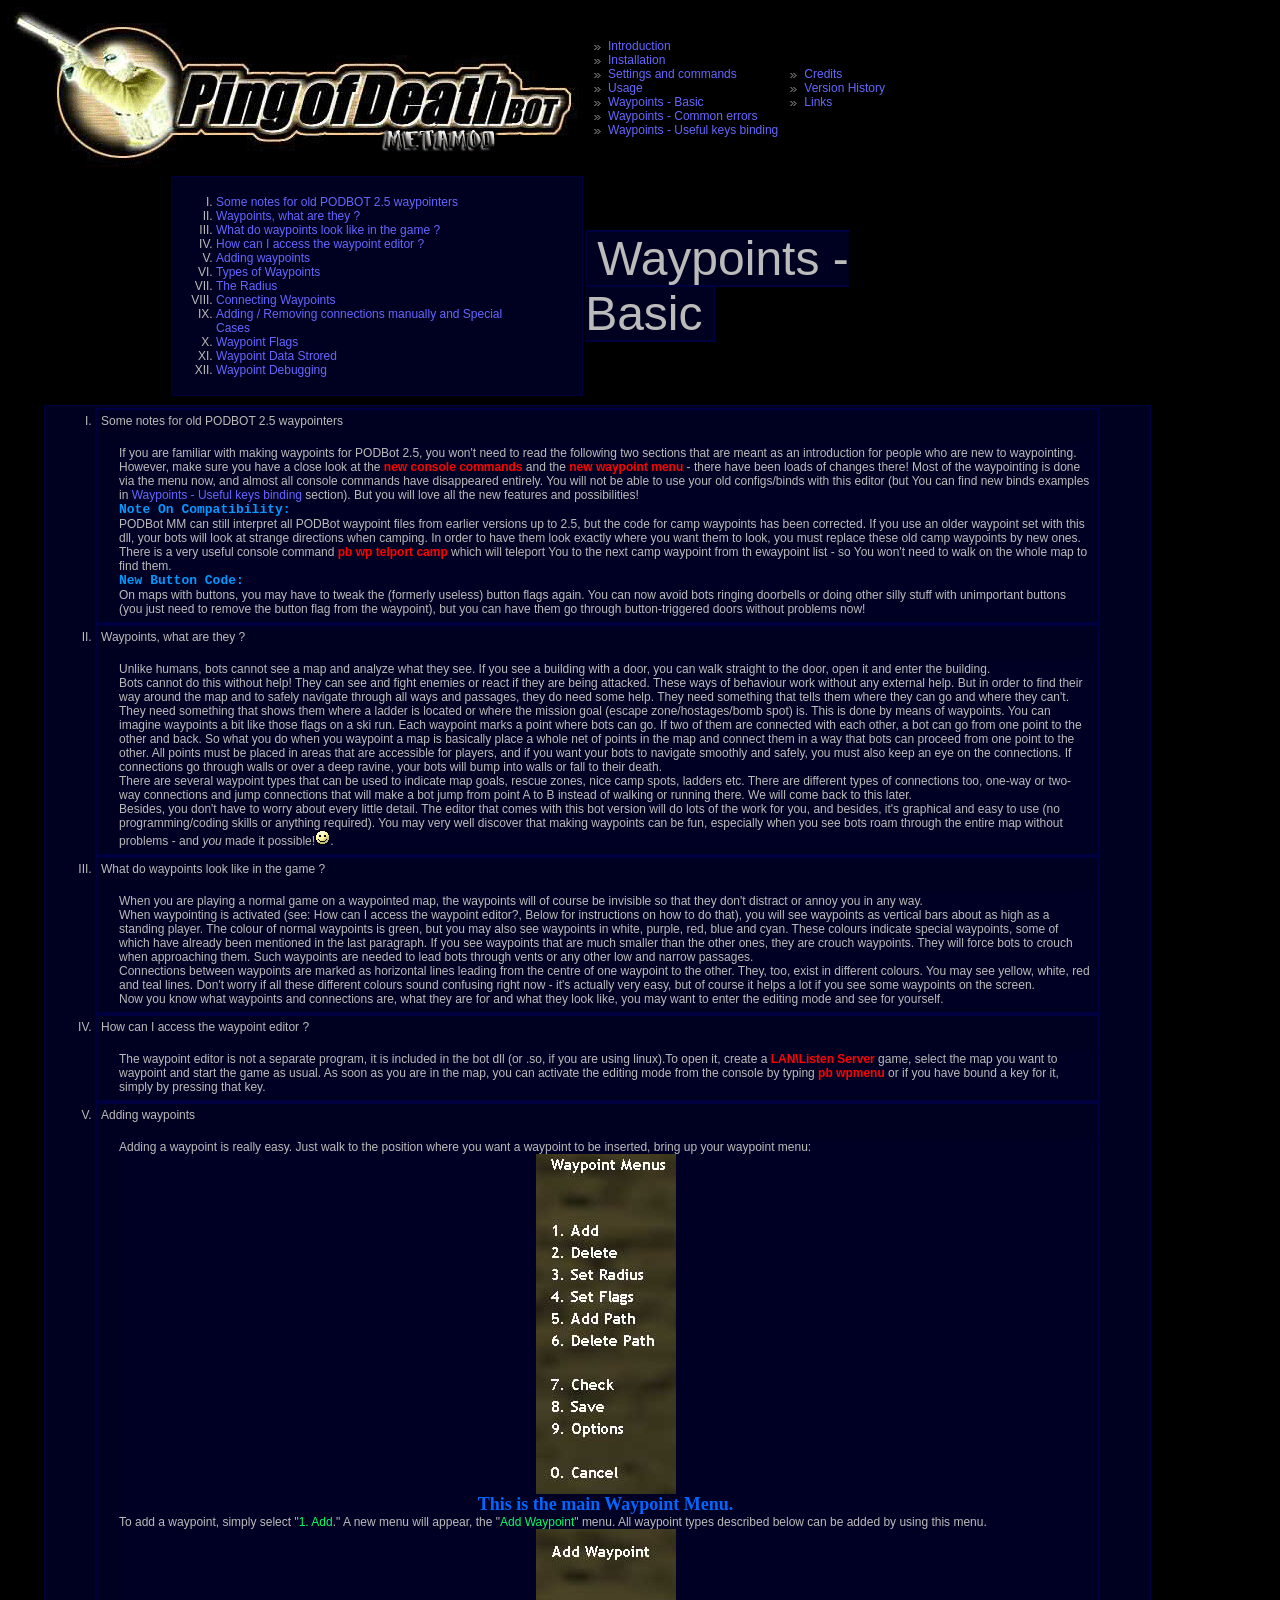
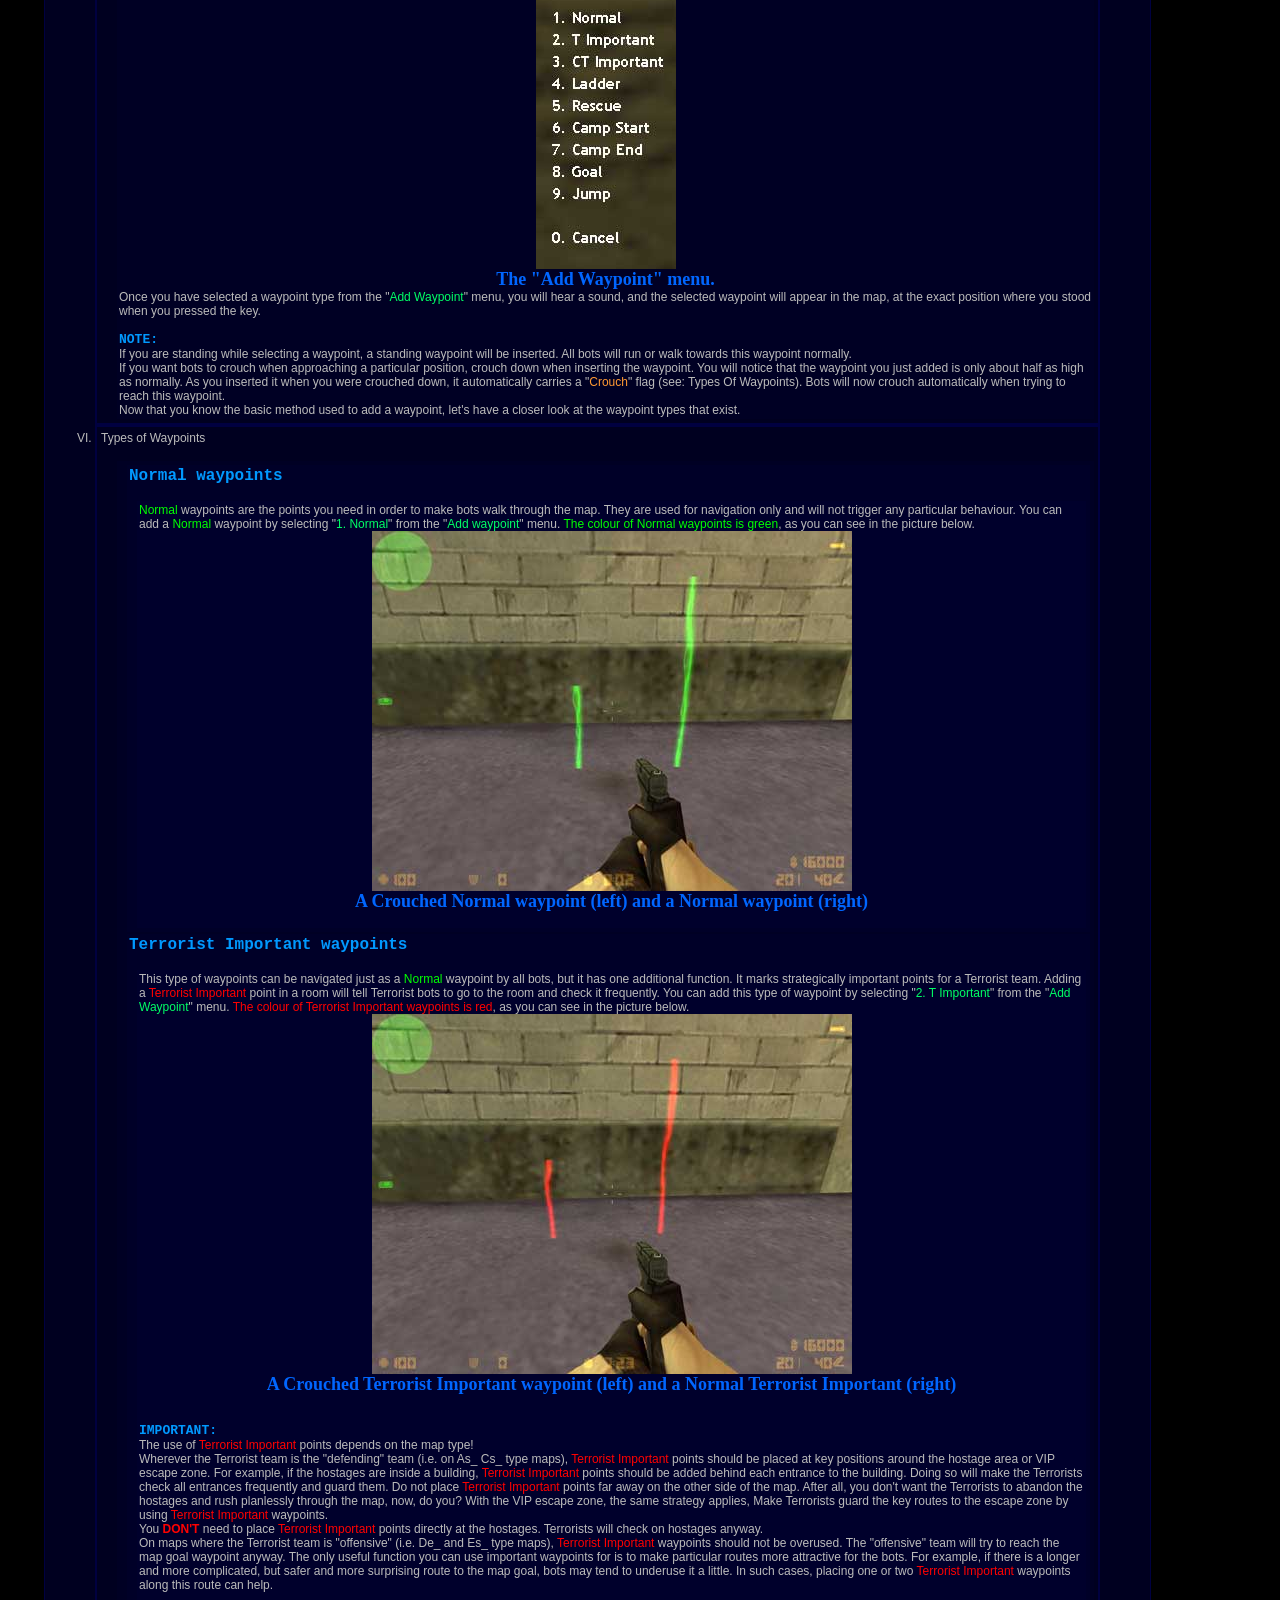
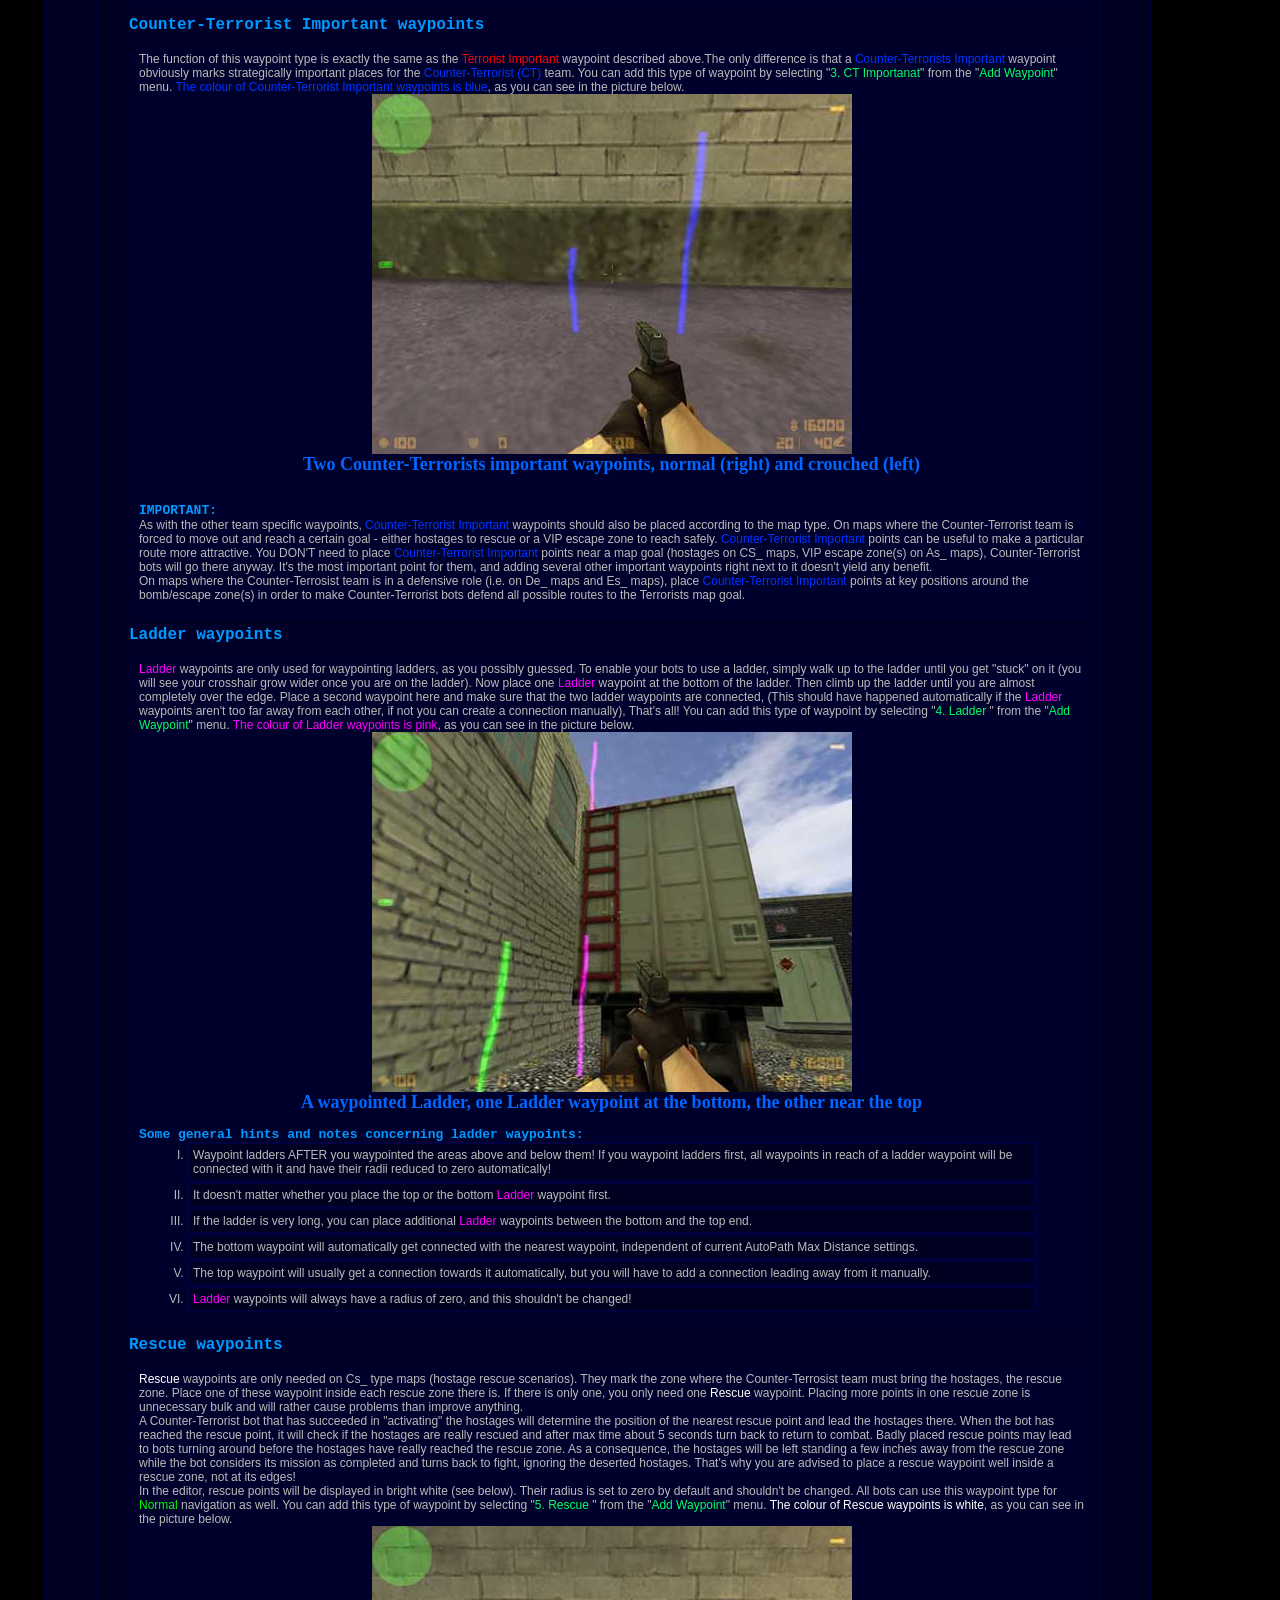
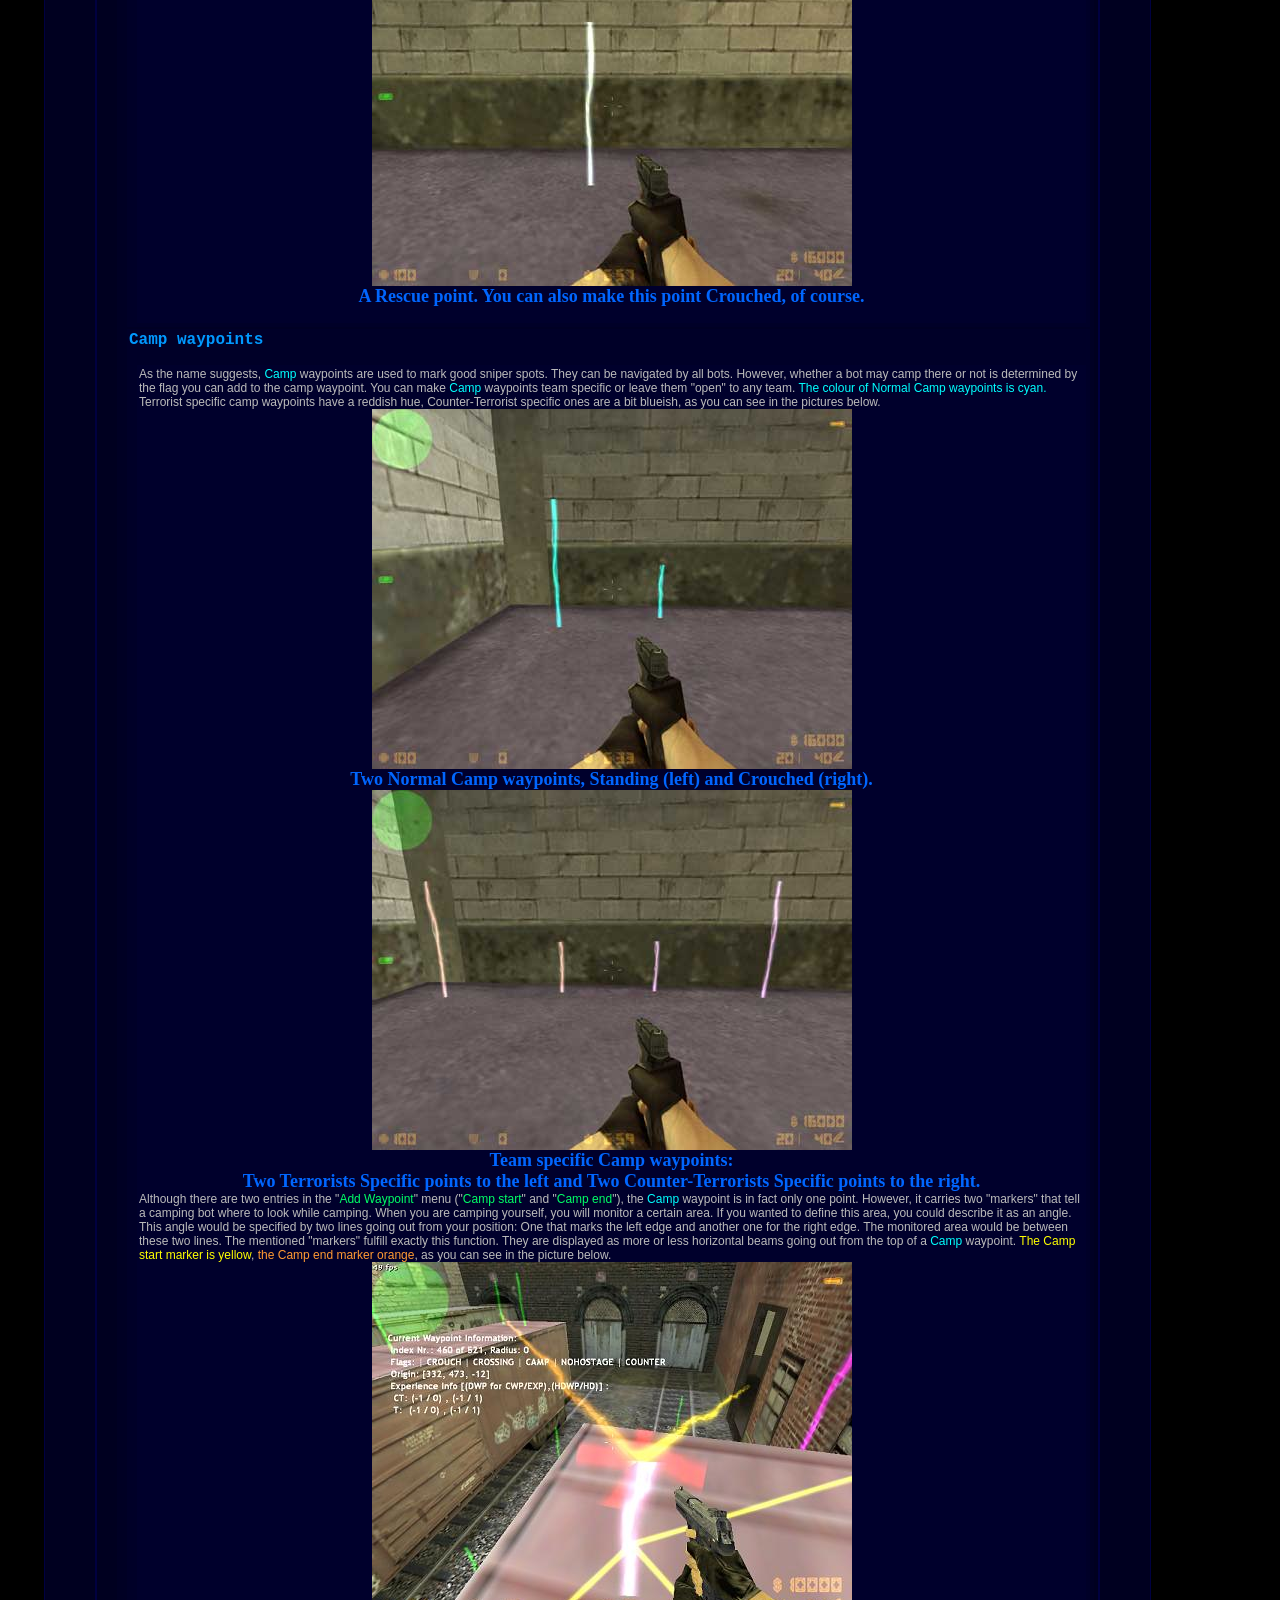
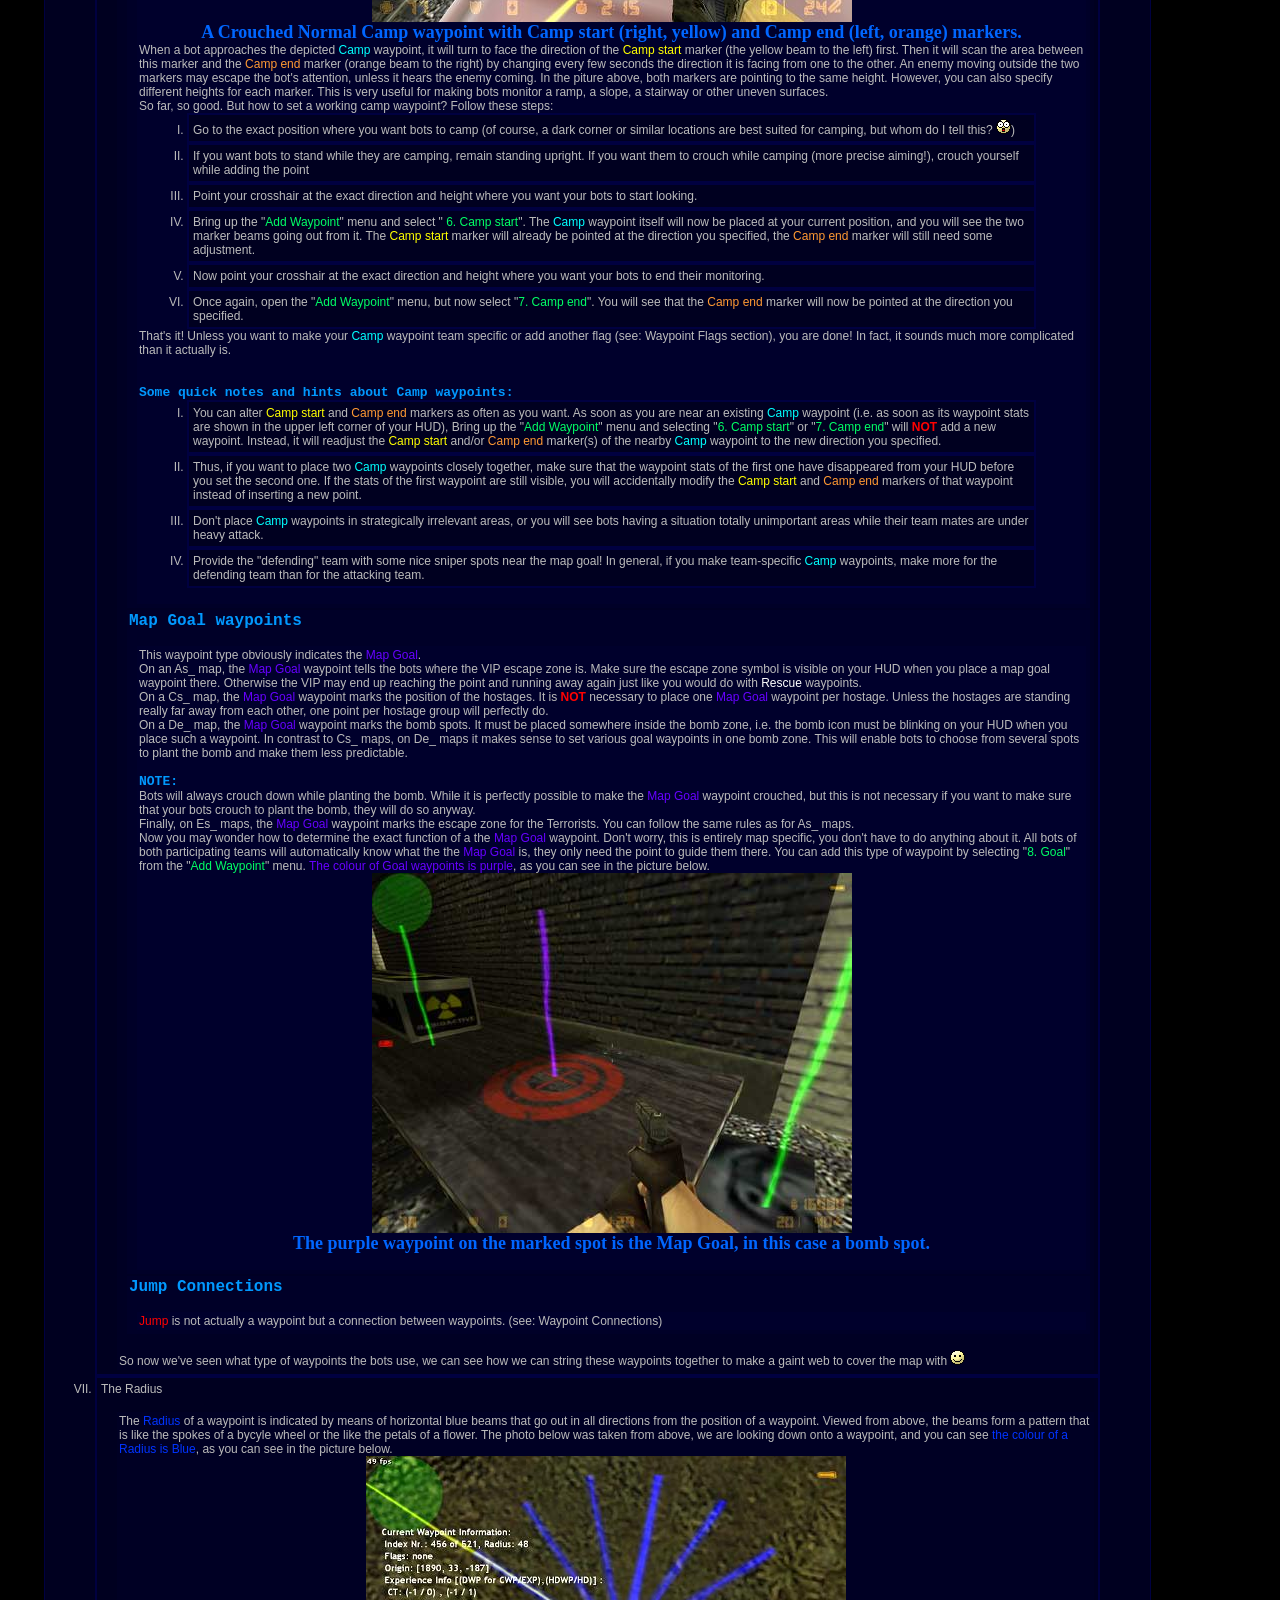
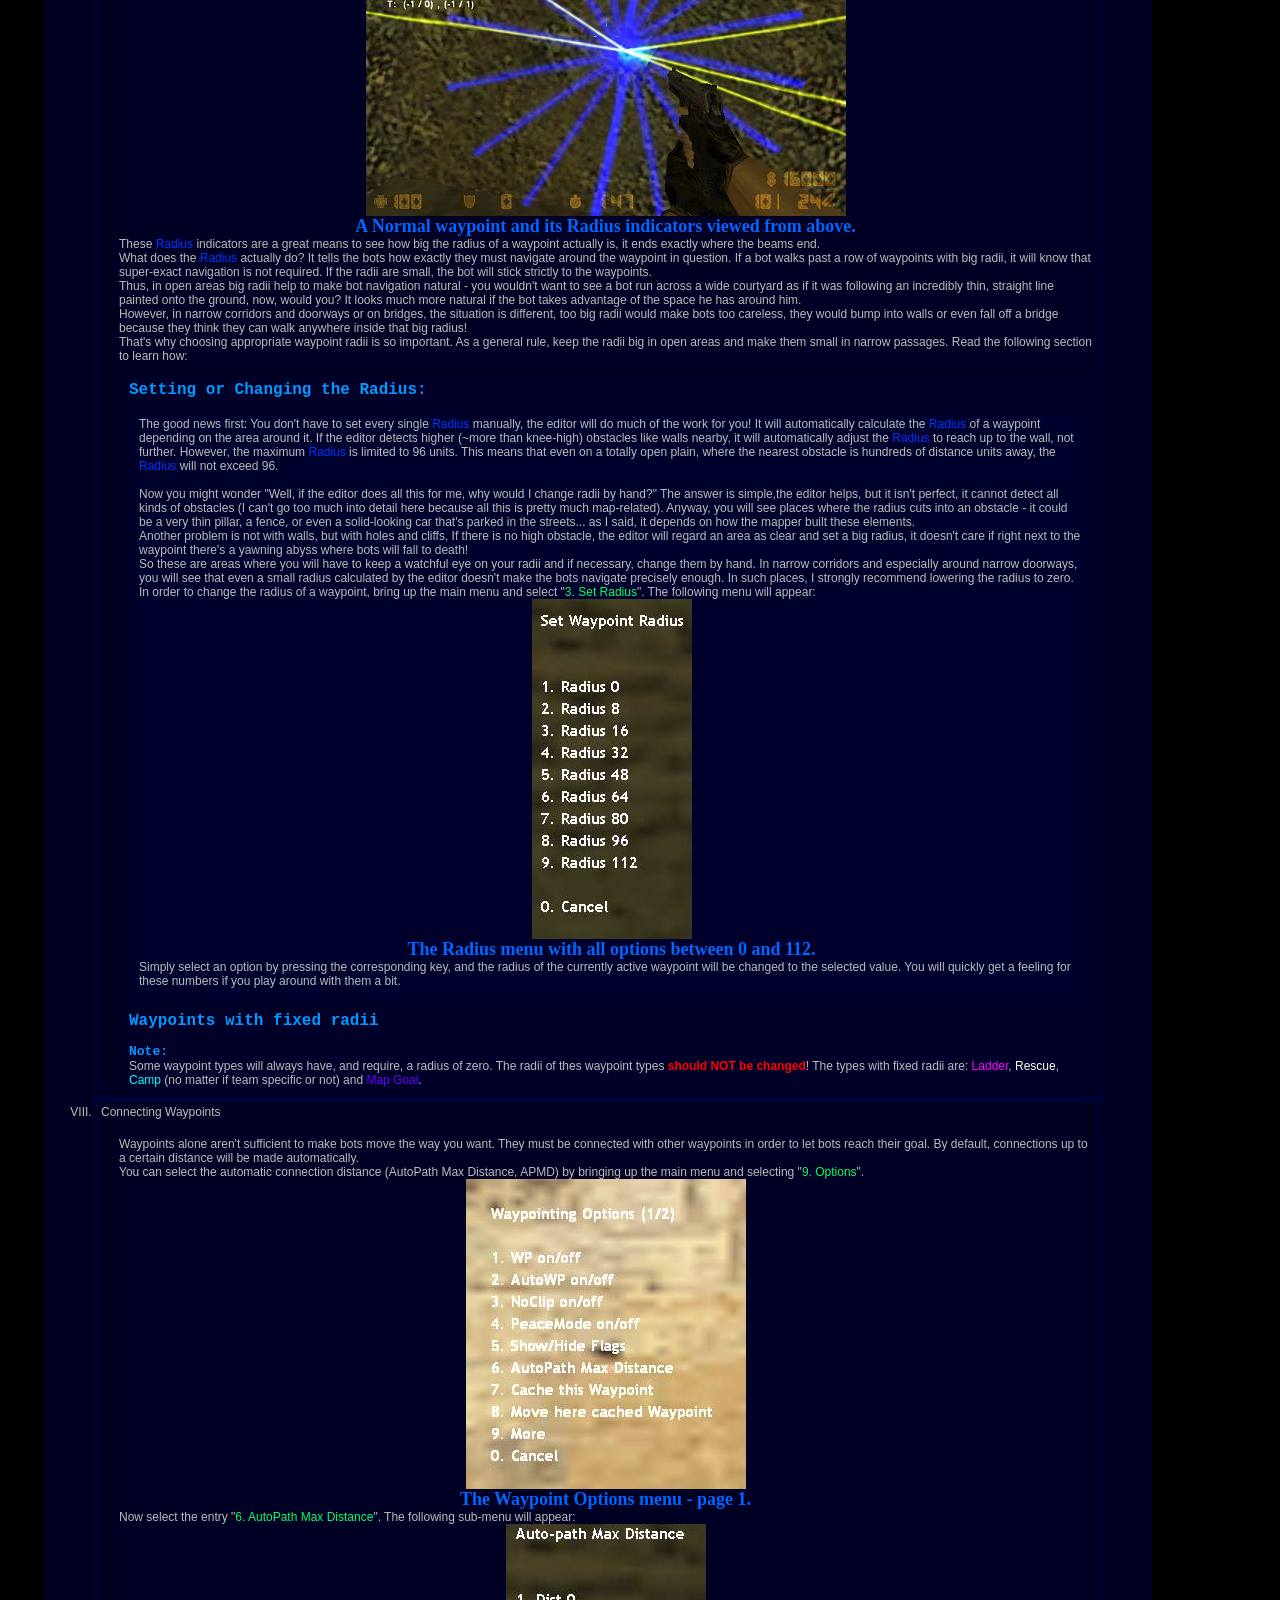
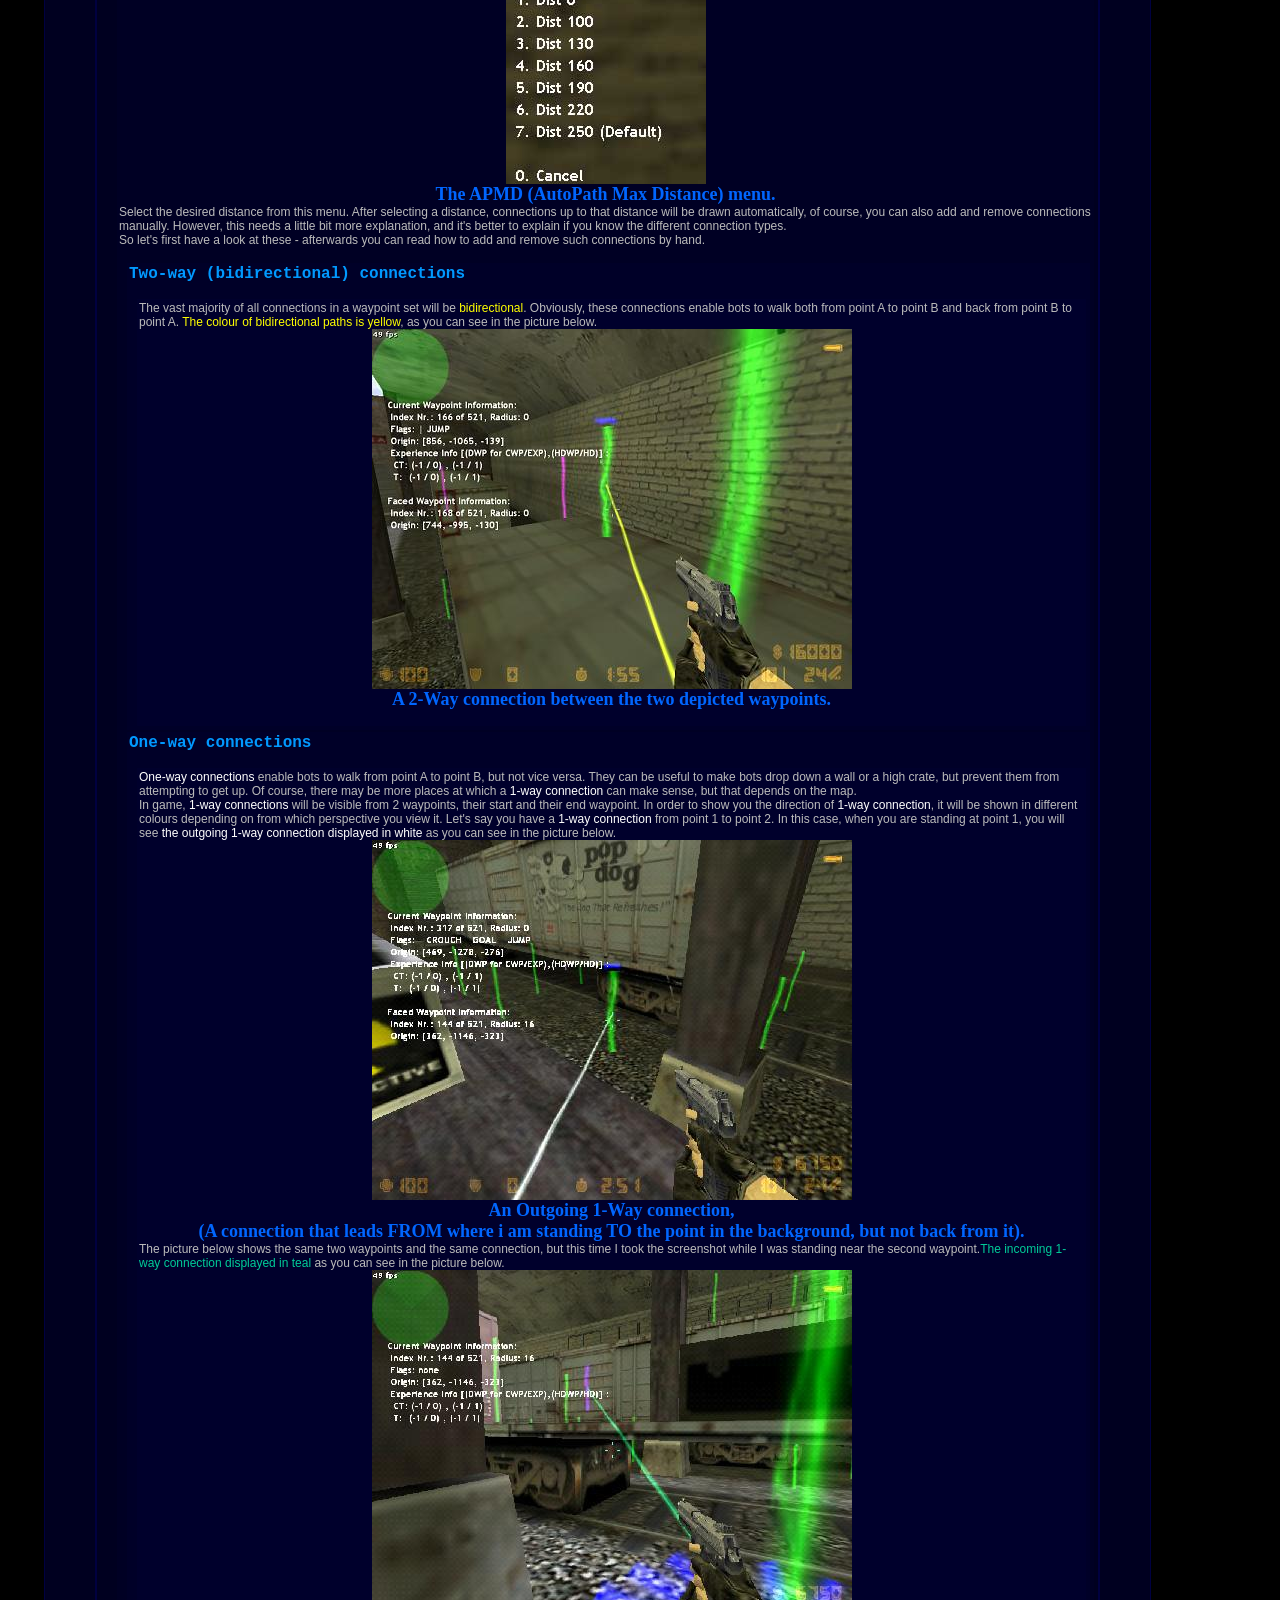
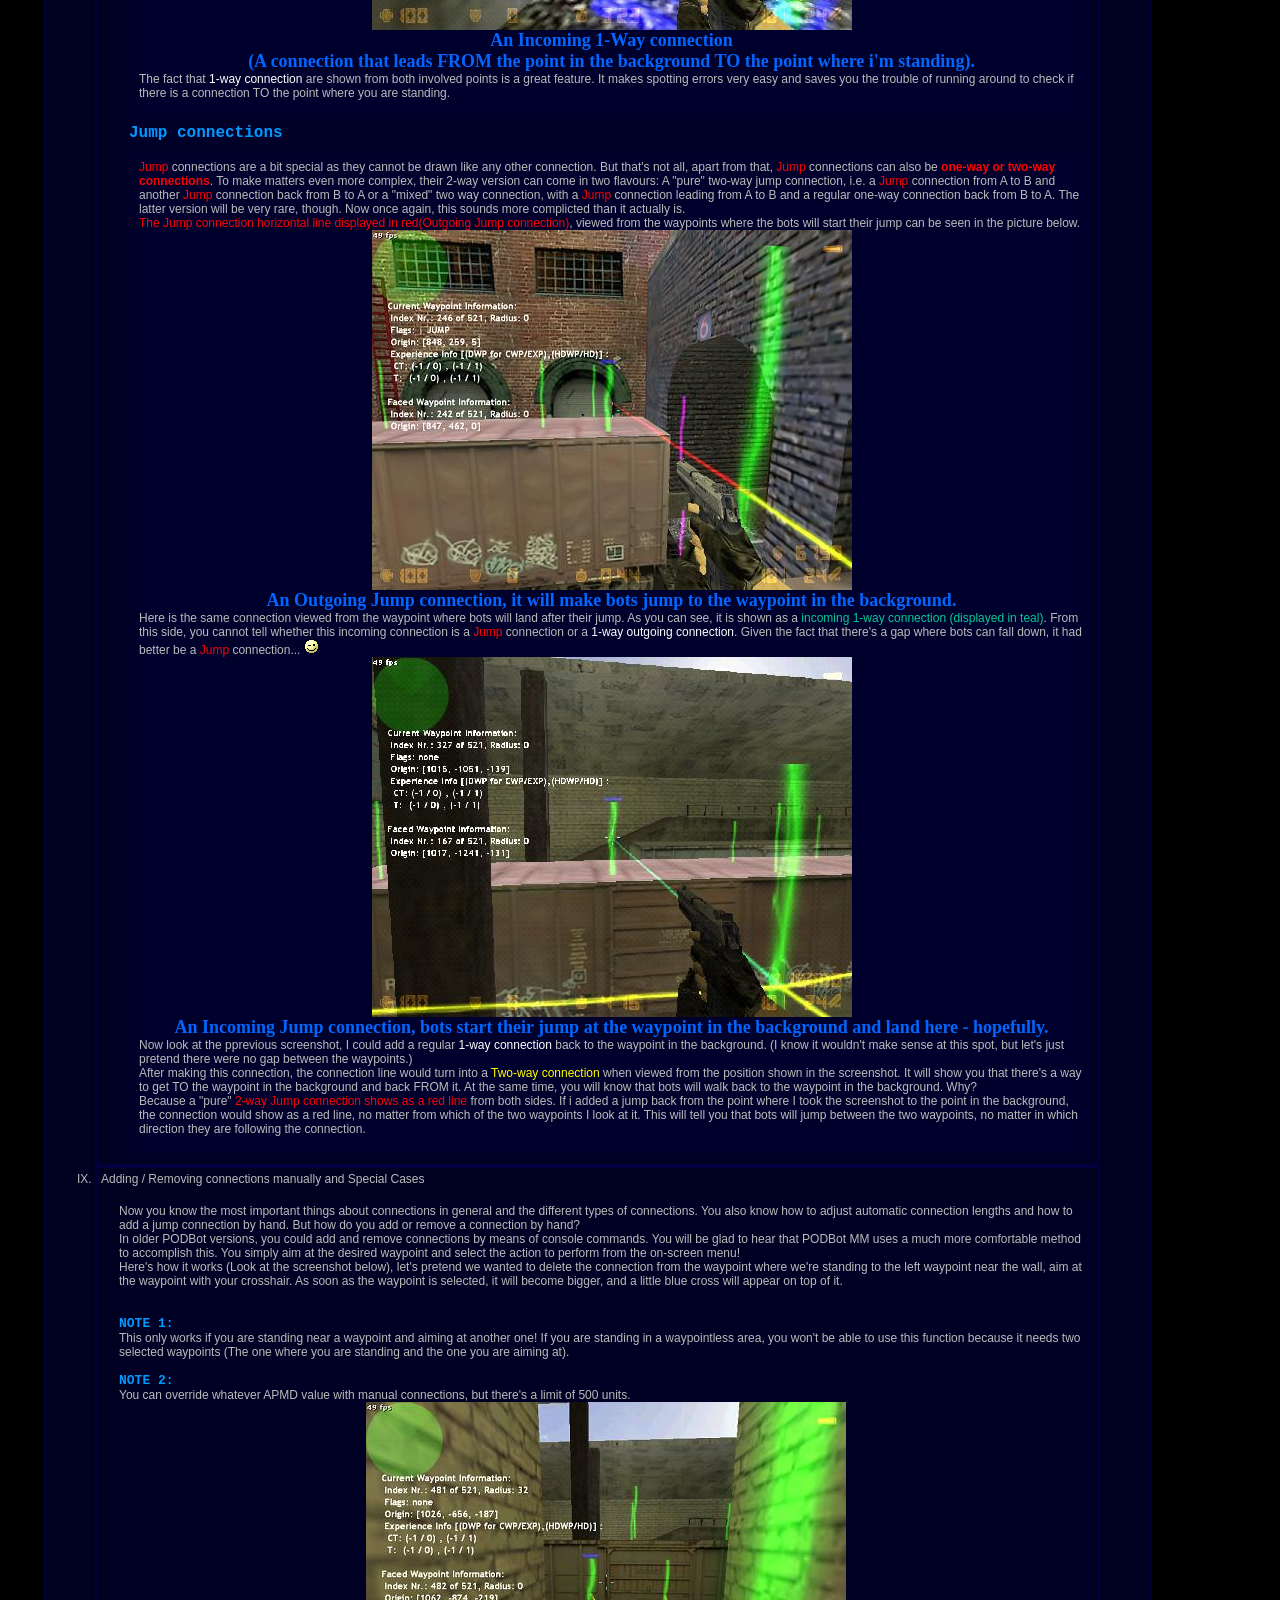
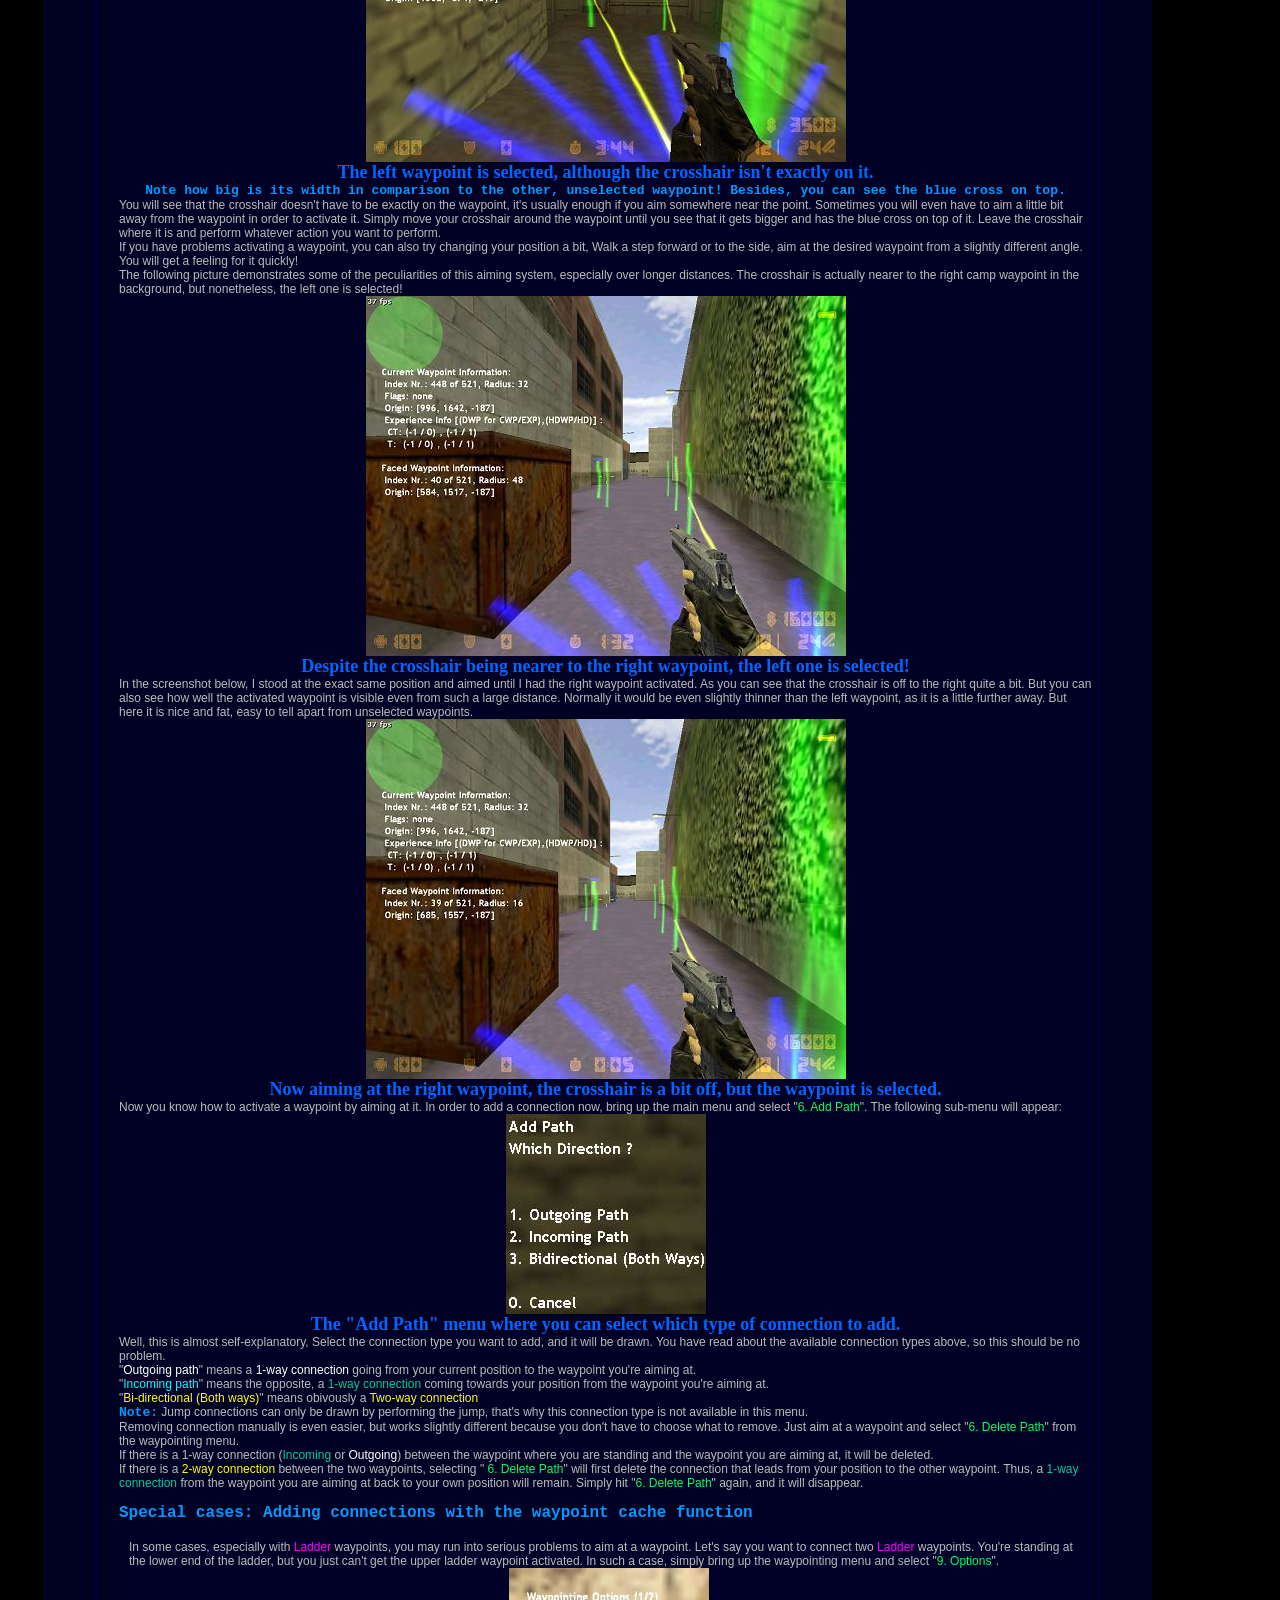
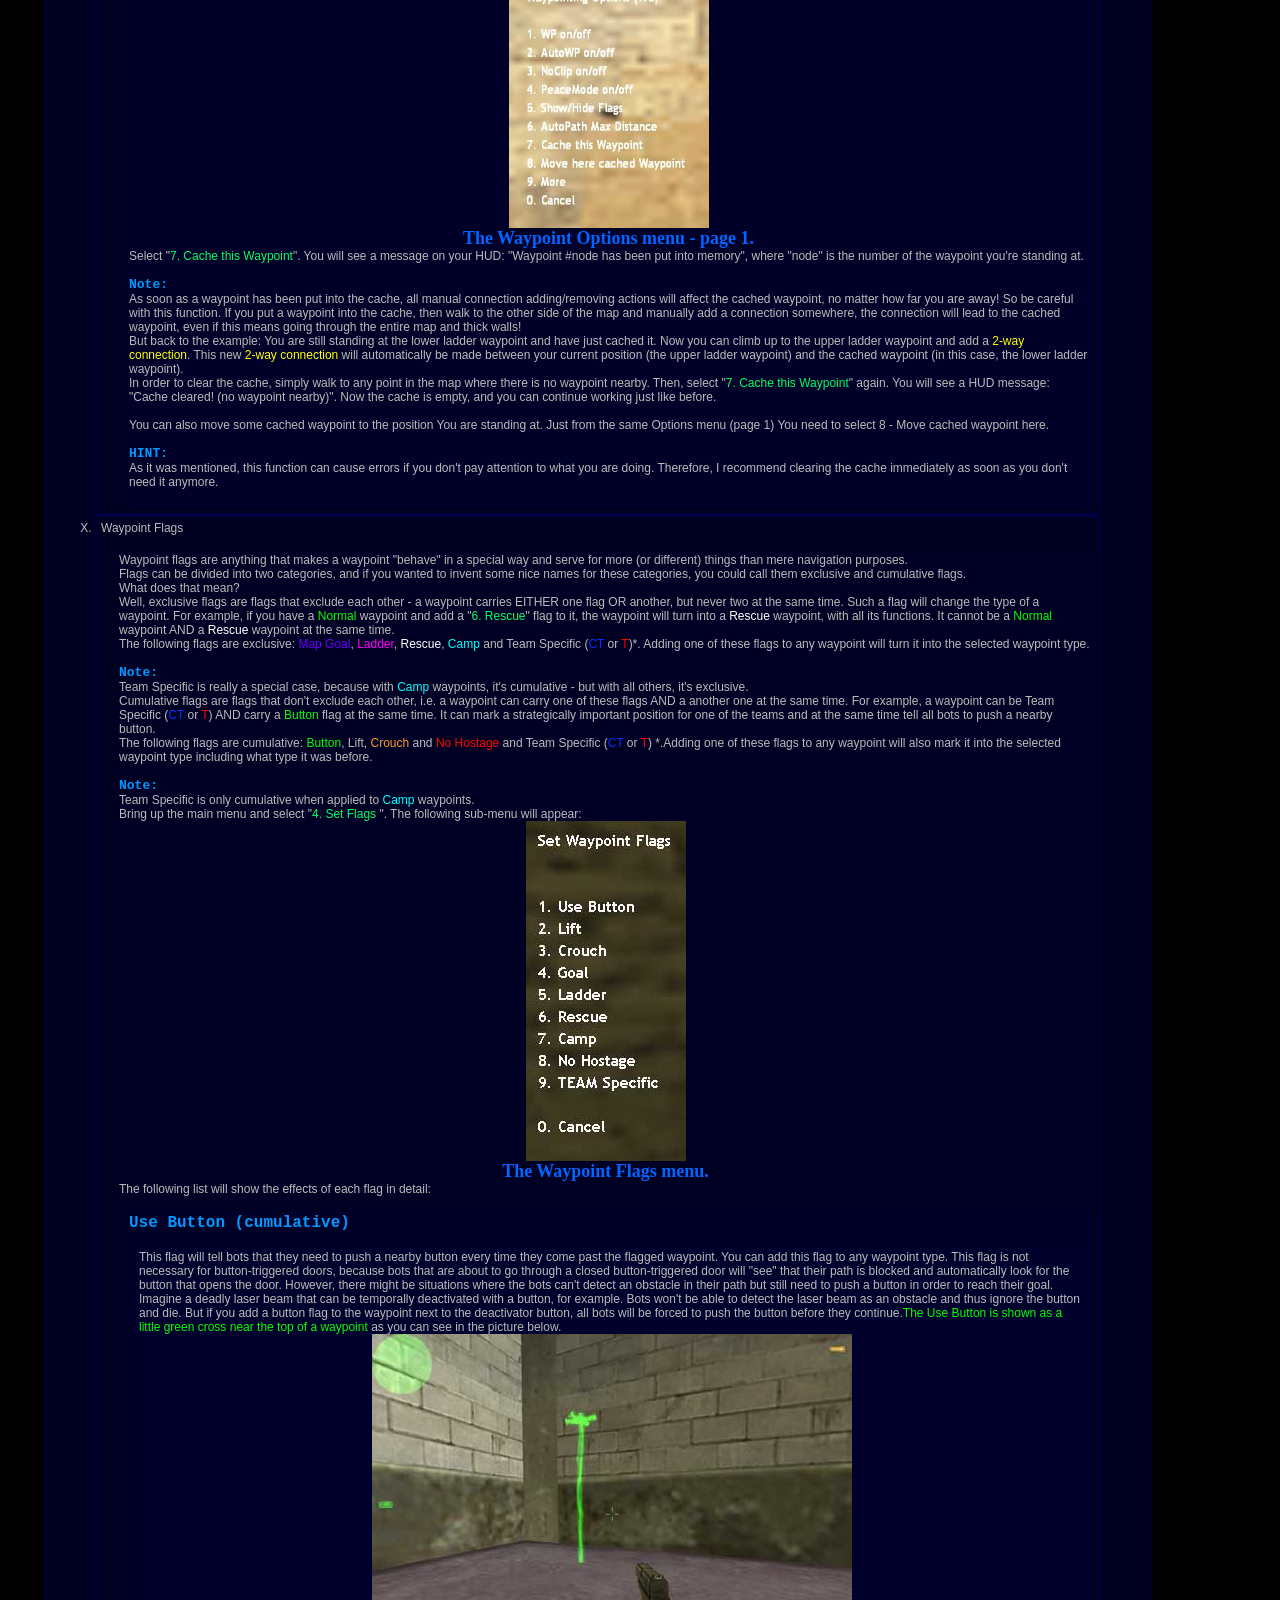
<file: addons/podbot/pod_v3 docs/html/pbmm_wp_basic.html>
<!DOCTYPE html PUBLIC "-//W3C//DTD HTML 4.01 Transitional//EN"
"http://www.w3.org/TR/html4/loose.dtd">
<html>
<head>
<title>Waypoints - Basic</title>
<link rel="stylesheet" type="text/css" href="../index/index.css">
<!-- ###START: MetaData### -->
 <meta http-equiv="Content-Type" content="application/xhtml+xml; charset=ISO-8859-1" />
 <meta name="author" content=">BKA< TWrecks & KWo" />
 <meta http-equiv="ImageToolbar" content="no" />
 <meta name="MSSmartTagsPreventParsing" content="true" />
<!-- ###END: MetaData### -->

</head>
<body>
<!-- ###START: Body### -->
<table>
<!-- ###START: Header Table### -->
 <tbody><tr>
  <td id="Banner"><img alt="PODBot MetaMod" src="../index/blank.png"></td>
  <td>
   <ul id="MainNav">
    <li><a href="../index.html">Introduction</a></li>
    <li><a href="./pbmm_install.html">Installation</a></li>
    <li><a href="./pbmm_configuration.html">Settings and commands</a></li>
    <li><a href="./pbmm.html">Usage</a></li>
    <li><a href="./pbmm_wp_basic.html">Waypoints - Basic</a></li>
    <li><a href="./pbmm_wp_commonerrors.html">Waypoints - Common errors</a></li>
    <li><a href="./pbmm_wp_binding.html">Waypoints - Useful keys binding</a></li>
   </ul>
  </td>
  <td>
   <ul id="MainNav">
    <li><a href="./pbmm_credits.html">Credits</a></li>
    <li><a href="./pbmm_versionhistory.html">Version History</a></li>
    <li><a href="./pbmm_linksfiles.html">Links</a></li>
   </ul>
  </td>
 </tr>
<!-- ###END: Header Table### -->
</tbody></table>

<table id="MainContentNavigationTable">
<!-- ###START: MainContent Navigation Table### -->
 <tr>
  <td>
   <table>
    <tr>
     <td>
      <ul>
<!-- ###START: MainContent Navigation### -->
       <li><p class="style_white"><a href="#I">Some notes for old PODBOT 2.5 waypointers</a></p></li>
       <li><p class="style_white"><a href="#II">Waypoints, what are they ?</a></p></li>
       <li><p class="style_white"><a href="#III">What do waypoints look like in the game ?</a></p></li>
       <li><p class="style_white"><a href="#IV">How can I access the waypoint editor ?</a></p></li>
       <li><p class="style_white"><a href="#V">Adding waypoints</a></p></li>
       <li><p class="style_white"><a href="#VI">Types of Waypoints</a></p></li>
       <li><p class="style_white"><a href="#VII">The Radius</a></p></li>
       <li><p class="style_white"><a href="#VIII">Connecting Waypoints</a></p></li>
       <li><p class="style_white"><a href="#IX">Adding / Removing connections manually and Special Cases</a></p></li>
       <li><p class="style_white"><a href="#X">Waypoint Flags</a></p></li>
       <li><p class="style_white"><a href="#XI">Waypoint Data Strored</a></p></li>
       <li><p class="style_white"><a href="#XII">Waypoint Debugging</a></p></li>
<!-- ###END: MainContent Navigation### -->
      </ul>
	  </td>
    </tr>
   </table>
  </td>

  <td>
<!-- ###START: Page Title### -->
   <span>Waypoints - Basic</span>
<!-- ###END: Page Title### -->
  </td>

 </tr>
<!-- ###END: MainContent Navigation Table### -->
</table>

<table id="MainContent">
<!-- ###START: MainContent Table### --><!-- ###START: MainContent Table### -->
 <tr>
  <td>
   <table>
    <tr>
     <td>
      <ul>
<!-- ###START: MainContent### -->

      <li><a name="I"></a>Some notes for old PODBOT 2.5 waypointers
		<span>
      <p>If you are familiar with making waypoints for PODBot 2.5, you won't need to read the following two sections that are meant as
		an introduction for people who are new to waypointing.</p>
		<p>However, make sure you have a close look at the <font class="style_red_bold">new console commands</font> and
		the <font class="style_red_bold">new waypoint menu</font> - there have been loads of changes there!
		Most of the waypointing is done via the menu now, and almost all console commands have disappeared entirely. You will not be able
		to use your old configs/binds with this editor (but You can find new binds examples in 
      <a href="./pbmm_wp_binding.html">Waypoints - Useful keys binding</a> section). But you will love all the new features 
      and possibilities!<br></p>

		<p><font class="style_note">Note On Compatibility:</font><br>
		PODBot MM can still interpret all PODBot waypoint files from earlier versions up to 2.5, but the code for camp waypoints 
      has been corrected. If you use an older waypoint set with this dll, your bots will look at strange directions when camping. 
      In order to have them look exactly where you want them to look, you must replace these old camp waypoints by new ones. 
      There is a very useful console command <font class="style_red_bold">pb wp telport camp</font> which will teleport You to the next
      camp waypoint from th ewaypoint list - so You won't need to walk on the whole map to find them.</p>

		<p><font class="style_note">New Button Code:</font><br>
		On maps with buttons, you may have to tweak the (formerly useless) button flags again.
		You can now avoid bots ringing doorbells or doing other silly stuff with unimportant buttons (you just need to remove 
      the button flag from the waypoint), but you can have them go through button-triggered doors without problems now!</p></span></li>

	   <li><a name="II"></a>Waypoints, what are they ?
      <span>
		<p>Unlike humans, bots cannot see a map and analyze what they see. If you see a building with a door, you can walk straight 
      to the door, open it and enter the building.<br>
		Bots cannot do this without help! They can see and fight enemies or react if they are being attacked. These ways of behaviour work
		without any external help. But in order to find their way around the map and to safely navigate through all ways and passages, 
      they do need some help. They need something that tells them where they can go and where they can't. They need something that 
      shows them where a ladder is located or where the mission goal (escape zone/hostages/bomb spot) is. This is done by means 
      of waypoints. You can imagine waypoints a bit like those flags on a ski run. Each waypoint marks a point where bots can go. 
      If two of them are connected with each other, a bot can go from one point to the other and back. So what you do when you waypoint 
      a map is basically place a whole net of points in the map and connect them in a way that bots can proceed from one point 
      to the other. All points must be placed in areas that are accessible for players, and if you want your bots to navigate smoothly 
      and safely, you must also keep an eye on the connections. If connections go through walls or over a deep ravine, your bots will 
      bump into walls or fall to their death.<br>
		There are several waypoint types that can be used to indicate map goals, rescue zones, nice camp spots, ladders etc. There are 
      different types of connections too, one-way or two-way connections and jump connections that will make a bot jump from point 
      A to B instead of walking or running there. We will come back to this later.</p>
		<p>Besides, you don't have to worry about every little detail. The editor that comes with this bot version will do lots 
      of the work for you, and besides, it's graphical and easy to use (no programming/coding skills or anything required). You may 
      very well discover that making waypoints can be fun, especially when you see bots roam through the entire map without 
      problems - and <i> you</i> made it possible!<img src="../smileys/bu_smile.gif">.</p></span></li>

	   <li><a name="III"></a>What do waypoints look like in the game ?
      <span>
		<p>When you are playing a normal game on a waypointed map, the waypoints will of course be invisible so that they don't 
      distract or annoy you in any way.<br>
		When waypointing is activated (see: How can I access the waypoint editor?, Below for instructions on how to do that), you will 
      see waypoints as vertical bars about as high as a standing player. The colour of normal waypoints is green, but you may also 
      see waypoints in white, purple, red, blue and cyan. These colours indicate special waypoints, some of which have already been 
      mentioned in the last paragraph. If you see waypoints that are much smaller than the other ones, they are crouch waypoints. 
      They will force bots to crouch when approaching them. Such waypoints are needed to lead bots through vents or any other 
      low and narrow passages.<br>
		Connections between waypoints are marked as horizontal lines leading from the centre of one waypoint to the other. They, too, exist
		in different colours. You may see yellow, white, red and teal lines. Don't worry if all these different colours sound confusing right
		now - it's actually very easy, but of course it helps a lot if you see some waypoints on the screen.<br>
		Now you know what waypoints and connections are, what they are for and what they look like, you may want to enter the editing mode
		and see for yourself.</p></span></li>

	   <li><a name="IV"></a>How can I access the waypoint editor ?
      <span>
		<p>The waypoint editor is not a separate program, it is included in the bot dll (or .so, if you are using linux).To open it, create
		a <font class="style_red_bold">LAN\Listen Server</font> game, select the map you want to waypoint and start the game as usual. As soon
		as you are in the map, you can activate the editing mode from the console by typing <font class="style_red_bold">pb wpmenu</font> or
		if you have bound a key for it, simply by pressing that key.</p></span></li>

	   <li><a name="V"></a>Adding waypoints
      <span>
		<p>Adding a waypoint is really easy. Just walk to the position where you want a waypoint to be inserted, bring up your waypoint menu:</p>
		<p align="center"><img src="../images/men1main.jpg" alt="The main WP menu" name="The main WP menu" width="140" height="340" border="0" ></p>
		<p align="center" class="style_picture_description">This is the main Waypoint Menu.</p>

		<p>To add a waypoint, simply select &quot;<font class="style_pb_commands">1. Add</font>.&quot; A new menu will appear,
		the &quot;<font class="style_pb_commands">Add Waypoint</font>&quot; menu. All waypoint types described below can be
		added by using this menu.</p>
		<p align="center"><img src="../images/men2addw.jpg" alt="The add WP menu" name="The add WP menu" width="140" height="340" border="0" ></p>
		<p align="center" class="style_picture_description">The &quot;Add Waypoint&quot; menu.</p>

		<p>Once you have selected a waypoint type from the &quot;<font class="style_pb_commands">Add Waypoint</font>&quot; menu, you will 
      hear a sound, and the selected waypoint will appear in the map, at the exact position where you stood when you pressed the key.<br><br>
 		<font class="style_note">NOTE:</font><br>
 		If you are standing while selecting a waypoint, a standing waypoint will be inserted. All bots will run or walk towards this 
      waypoint normally.<br>
 		If you want bots to crouch when approaching a particular position, crouch down when inserting the waypoint. You will notice that 
      the waypoint you just added is only about half as high as normally. As you inserted it when you were crouched down, it 
      automatically carries a &quot;<font class="style_orange">Crouch</font>&quot; flag (see: Types Of Waypoints). Bots will now crouch
      automatically when trying to reach this waypoint.</p>
		<p>Now that you know the basic method used to add a waypoint, let's have a closer look at the waypoint types that exist.</p></span</li>

	   <li><a name="VI"></a>Types of Waypoints
      <span>
		 <span><font class="style_paragraphes">Normal waypoints</font><br><br>
       <span>
		<p><font class="style_green">Normal</font> waypoints are the points you need in order to make bots walk through the map. They are used
		for navigation only and will not trigger any particular behaviour. You can add a <font class="style_green">Normal</font> waypoint
		by selecting &quot;<font class="style_pb_commands">1. Normal</font>&quot; from 
      the &quot;<font class="style_pb_commands">Add waypoint</font>&quot; menu. <font class="style_green">The colour of Normal waypoints 
      is green</font>, as you can see in the picture below.</p>
		<p align="center"><img src="../images/wp01norm.jpg" alt="Normal waypoints" name="Normal waypoints" width="480" height="360" border="0" ></p>
		<p align="center" class="style_picture_description">A Crouched Normal waypoint (left) and a Normal waypoint (right)
      </p><br></span></span>

		 <span><font class="style_paragraphes">Terrorist Important waypoints</font><br><br>
       <span>
		<p>This type of waypoints can be navigated just as a <font class="style_green">Normal</font> waypoint by all bots, but it has 
      one additional function. It marks strategically important points for a Terrorist team. Adding a <font class="style_red">Terrorist 
      Important</font> point in a room will tell Terrorist bots to go to the room and check it frequently. You can add this type 
      of waypoint by selecting &quot;<font class="style_pb_commands">2. T Important</font>&quot; from 
      the &quot;<font class="style_pb_commands">Add Waypoint</font>&quot; menu.
		<font class="style_red">The colour of Terrorist Important waypoints is red</font>, as you can see in the picture below.</p>
		<p align="center"><img src="../images/wp02terr.jpg" alt="T-important waypoints" name="T-important waypoints" width="480" height="360" border="0" ></p>
		<p align="center" class="style_picture_description">A Crouched Terrorist Important waypoint (left) and a Normal Terrorist 
      Important (right)</p><br><br>

		<font class="style_note">IMPORTANT:</font><br>
		<p>The use of <font class="style_red">Terrorist Important</font> points depends on the map type!<br>
		Wherever the Terrorist team is the &quot;defending&quot; team (i.e. on As_ Cs_ type maps), <font class="style_red">Terrorist 
      Important</font> points should be placed at key positions around the hostage area or VIP escape zone. For example, if the hostages 
      are inside a building, <font class="style_red">Terrorist Important</font> points should be added behind each entrance to 
      the building. Doing so will make the Terrorists check all entrances frequently and guard them. Do not place 
      <font class="style_red">Terrorist Important</font> points far away on the other side of the map. After all, you don't want 
      the Terrorists to abandon the hostages and rush planlessly through the map, now, do you? With the VIP escape zone, the same 
      strategy applies, Make Terrorists guard the key routes to the escape zone by using
		<font class="style_red">Terrorist Important</font> waypoints.<br>
		You <font class="style_red_bold">DON'T</font> need to place <font class="style_red">Terrorist Important</font> points directly 
      at the hostages.
		Terrorists will check on hostages anyway.<br>
		On maps where the Terrorist team is &quot;offensive&quot; (i.e. De_ and Es_ type maps), 
      <font class="style_red">Terrorist Important</font> waypoints should not be overused. The &quot;offensive&quot; team will try 
      to reach the map goal waypoint anyway. The only useful function you can use important waypoints for is to make particular routes
      more attractive for the bots. For example, if there is a longer and more complicated, but safer and more surprising route 
      to the map goal, bots may tend to underuse it a little. In such cases, placing one or two
		<font class="style_red">Terrorist Important</font> waypoints along this route can help. </p><br></span></span>

		<span><font class="style_paragraphes">Counter-Terrorist Important waypoints</font><br><br>
      <span>
		<p>The function of this waypoint type is exactly the same as the <font class="style_red">Terrorist Important</font> waypoint 
      described above.The only difference is that a <font class="style_blue">Counter-Terrorists Important</font> waypoint obviously 
      marks strategically important places for the <font class="style_blue">Counter-Terrorist (CT)</font> team. You can add this 
      type of waypoint by selecting &quot;<font class="style_pb_commands">3. CT Importanat</font>&quot; from 
      the &quot;<font class="style_pb_commands">Add Waypoint</font>&quot; menu. <font class="style_blue">The colour of Counter-Terrorist
      Important waypoints is blue</font>, as you can see in the picture below.</p>
		<p align="center"><img src="../images/wp03cntr.jpg" alt="CT-important waypoints" name="CT-important waypoints" width="480" height="360" border="0" ></p>
		<p align="center" class="style_picture_description">Two Counter-Terrorists important waypoints, normal (right) and crouched (left)
      </p><br><br>
		<font class="style_note">IMPORTANT:</font><br>
		<p>As with the other team specific waypoints, <font class="style_blue">Counter-Terrorist Important</font> waypoints should also be placed
		according to the map type. On maps where the Counter-Terrorist team is forced to move out and reach a certain goal - either hostages
		to rescue or a VIP escape zone to reach safely. <font class="style_blue">Counter-Terrorist Important</font> points can be useful to make
		a particular route more attractive. You DON'T need to place <font class="style_blue">Counter-Terrorist Important</font> points near
		a map goal (hostages on CS_ maps, VIP escape zone(s) on As_ maps), Counter-Terrorist bots will go there anyway. It's the most important
		point for them, and adding several other important waypoints right next to it doesn't yield any benefit.<br>
		On maps where the Counter-Terrosist team is in a defensive role (i.e. on De_ maps and Es_ maps), place
		<font class="style_blue">Counter-Terrorist Important</font> points at key positions around the bomb/escape zone(s) in order to make
		Counter-Terrorist bots defend all possible routes to the Terrorists map goal.</p><br></span></span>

		<span><font class="style_paragraphes">Ladder waypoints</font><br><br>
      <span>
		<p><font class="style_pink">Ladder</font> waypoints are only used for waypointing ladders, as you possibly guessed. To enable your bots
		to use a ladder, simply walk up to the ladder until you get &quot;stuck&quot; on it (you will see your crosshair grow wider once you are
		on the ladder). Now place one <font class="style_pink">Ladder</font> waypoint at the bottom of the ladder. Then climb up the ladder
		until you are almost completely over the edge. Place a second waypoint here and make sure that the two ladder waypoints are connected,
		(This should have happened automatically if the <font class="style_pink">Ladder</font> waypoints aren't too far away from each other,
		if not you can create a connection manually), That's all! You can add this type of waypoint by selecting 
      &quot;<font class="style_pb_commands">4. Ladder</font> &quot; from the &quot;<font class="style_pb_commands">Add Waypoint</font>&quot;
      menu. <font class="style_pink">The colour of Ladder waypoints is pink</font>, as you can see in the picture below.</p>
		<p align="center"><img src="../images/wp04lddr.jpg" alt="Ladder waypoints" name="Ladder waypoints" width="480" height="360" border="0" ></p>
		<p align="center" class="style_picture_description">A waypointed Ladder, one Ladder waypoint at the bottom, the other near the top</p><br>
		<font class="style_note">Some general hints and notes concerning ladder waypoints:</font><br>
      <p>
		<ul>
			<li>Waypoint ladders AFTER you waypointed the areas above and below them! If you waypoint ladders first, all waypoints in reach of
			a ladder waypoint will be connected with it and have their radii reduced to zero automatically!</li>
			<li>It doesn't matter whether you place the top or the bottom <font class="style_pink">Ladder</font> waypoint first.</li>
			<li>If the ladder is very long, you can place additional <font class="style_pink">Ladder</font> waypoints between the bottom 
         and the top end.</li>
			<li>The bottom waypoint will automatically get connected with the nearest waypoint, independent of current AutoPath Max Distance
         settings.</li>
			<li>The top waypoint will usually get a connection towards it automatically, but you will have to add a connection leading 
         away from it manually.</li>
			<li><font class="style_pink">Ladder</font> waypoints will always have a radius of zero, and this shouldn't be changed!</li>
		</ul></p><br></span></span>

		<span><font class="style_paragraphes">Rescue waypoints</font><br><br>
      <span>
		<p><font class="style_white">Rescue</font> waypoints are only needed on Cs_ type maps (hostage rescue scenarios). They mark the zone
      where the Counter-Terrosist team must bring the hostages, the rescue zone. Place one of these waypoint inside each rescue zone 
      there is. If there is only one, you only need one <font class="style_white">Rescue</font> waypoint. Placing more points in one rescue
      zone is unnecessary bulk and will rather cause problems than improve anything.<br>
		A Counter-Terrorist bot that has succeeded in &quot;activating&quot; the hostages will determine the position of the nearest rescue 
      point and lead the hostages there. When the bot has reached the rescue point, it will check if the hostages are really rescued 
      and after max time about 5 seconds turn back to return to combat. Badly placed rescue points may lead to bots turning around before 
      the hostages have really reached the rescue zone. As a consequence, the hostages will be left standing a few inches away from 
      the rescue zone while the bot considers its mission as completed and turns back to fight, ignoring the deserted hostages. 
      That's why you are advised to place a rescue waypoint well inside a rescue zone, not at its edges!<br>
		In the editor, rescue points will be displayed in bright white (see below). Their radius is set to zero by default and shouldn't 
      be changed. All bots can use this waypoint type for <font class="style_green">Normal</font> navigation as well. You can add this 
      type of waypoint by selecting &quot;<font class="style_pb_commands">5. Rescue</font> &quot; from the 
      &quot;<font class="style_pb_commands">Add Waypoint</font>&quot; menu. <font class="style_white">The colour of Rescue waypoints 
      is white</font>, as you can see in the picture below.</p>
		<p align="center"><img src="../images/wp05resc.jpg" alt="A rescue point" name="Rescue point" width="480" height="360" border="0" ></p>
		<p align="center" class="style_picture_description">A Rescue point. You can also make this point Crouched, of course.
      </p><br></span></span>

		<span><font class="style_paragraphes">Camp waypoints</font><br><br>
      <span>
		<p>As the name suggests, <font class="style_cyan">Camp</font> waypoints are used to mark good sniper spots. They can be navigated 
      by all bots. However, whether a bot may camp there or not is determined by the flag you can add to the camp waypoint. You can 
      make <font class="style_cyan">Camp</font> waypoints team specific or leave them &quot;open&quot; to any team. 
      <font class="style_cyan">The colour of Normal Camp waypoints is cyan.</font> Terrorist specific camp waypoints have a reddish hue,
      Counter-Terrorist specific ones are a bit blueish, as you can see in the pictures below.</p>
		<p align="center"><img src="../images/wp06cmpn.jpg" alt="Two normal camp waypoints" name="Normal camp points" width="480" height="360" border="0" ></p>
		<p align="center" class="style_picture_description">Two Normal Camp waypoints, Standing (left) and Crouched (right).</p>
		<p align="center"><img src="../images/wp07cmps.jpg" alt="Team-specific camp waypoints" name="Team-specific camp points" width="480" height="360" border="0" ></p>
		<p align="center" class="style_picture_description">Team specific Camp waypoints:<br>
 		Two Terrorists Specific points to the left and Two Counter-Terrorists Specific points to the right.</p>

		<p>Although there are two entries in the &quot;<font class="style_pb_commands">Add Waypoint</font>&quot; menu 
      (&quot;<font class="style_pb_commands">Camp start</font>&quot; and &quot;<font class="style_pb_commands">Camp end</font>&quot;), 
      the <font class="style_cyan">Camp</font> waypoint is in fact only one point. However, it carries two &quot;markers&quot; that 
      tell a camping bot where to look while camping. When you are camping yourself, you will monitor a certain area. If you wanted to 
      define this area, you could describe it as an angle. This angle would be specified by two lines going out from your position: One 
      that marks the left edge and another one for the right edge. The monitored area would be between these two lines. The mentioned 
      &quot;markers&quot; fulfill exactly this function. They are displayed as more or less horizontal beams going out from the top of 
      a <font class="style_cyan">Camp</font> waypoint. <font class="style_yellow">The Camp start marker is yellow</font>, 
      <font class="style_orange">the Camp end marker orange</font>, as you can see in the picture below.</p>
		<p align="center"><img src="../images/wp08cmpr.jpg" alt="A camp waypoint with camp start and camp end markers" name="A camp waypoint with
		camp start and camp end markers" width="480" height="360" border="0" ></p>
		<p align="center" class="style_picture_description">A Crouched Normal Camp waypoint with Camp start (right, yellow) and Camp end 
      (left, orange) markers.</p>
		<p>When a bot approaches the depicted <font class="style_cyan">Camp</font> waypoint, it will turn to face the direction of 
      the <font class="style_yellow">Camp start</font> marker (the yellow beam to the left) first. Then it will scan the area 
      between this marker and the <font class="style_orange">Camp end</font> marker (orange beam to the right) by changing every few seconds
      the direction it is facing from one to the other. An enemy moving outside the two markers may escape the bot's attention, unless 
      it hears the enemy coming. In the piture above, both markers are pointing to the same height. However, you can also specify different
      heights for each marker. This is very useful for making bots monitor a ramp, a slope, a stairway or other uneven surfaces.<br>
		So far, so good. But how to set a working camp waypoint? Follow these steps:</p>
		<ul>
			<li>Go to the exact position where you want bots to camp (of course, a dark corner or similar locations are best suited 
         for camping, but whom do I tell this? <img src="../smileys/bu_eek.gif">)</li>
			<li>If you want bots to stand while they are camping, remain standing upright. If you want them to crouch while camping 
         (more precise aiming!), crouch yourself while adding the point</li>
			<li>Point your crosshair at the exact direction and height where you want your bots to start looking.</li>
			<li>Bring up the &quot;<font class="style_pb_commands">Add Waypoint</font>&quot; menu and select &quot;<font class="style_pb_commands">
				6. Camp start</font>&quot;. The <font class="style_cyan">Camp</font> waypoint itself will now be placed at your current position,
         and you will see the two marker beams going out from it. The <font class="style_yellow">Camp start</font> marker will already be
         pointed at the direction you specified, the <font class="style_orange">Camp end</font> marker will still need some adjustment.</li>
			<li>Now point your crosshair at the exact direction and height where you want your bots to end their monitoring.</li>
			<li>Once again, open the &quot;<font class="style_pb_commands">Add Waypoint</font>&quot; menu, but now select &quot;<font class=
				"style_pb_commands">7. Camp end</font>&quot;. You will see that the <font class="style_orange">Camp end</font> marker will now 
         be pointed at the direction you specified.</li>
		</ul>

		<p>That's it! Unless you want to make your <font class="style_cyan">Camp</font> waypoint team specific or add another flag (see: 
      Waypoint Flags section), you are done! In fact, it sounds much more complicated than it actually is.</p><br><br>

		<font class="style_note">Some quick notes and hints about Camp waypoints:</font><br>
		<ul>
			<li>You can alter <font class="style_yellow">Camp start</font> and <font class="style_orange">Camp end</font> markers as often 
         as you want. As soon as you are near an existing <font class="style_cyan">Camp</font> waypoint (i.e. as soon as its waypoint 
         stats are shown in the upper left corner of your HUD), Bring up the &quot;<font class="style_pb_commands">Add Waypoint</font>&quot;
         menu and selecting &quot;<font class="style_pb_commands">6. Camp start</font>&quot; or 
         &quot;<font class="style_pb_commands">7. Camp end</font>&quot; will <font class="style_red_bold">NOT</font> add a new waypoint.
         Instead, it will readjust the <font class="style_yellow">Camp start</font> and/or <font class="style_orange">Camp end</font> 
         marker(s) of the nearby <font class="style_cyan">Camp</font> waypoint to the new direction you specified.</li>
			<li>Thus, if you want to place two <font class="style_cyan">Camp</font> waypoints closely together, make sure that the waypoint stats of
			the first one have disappeared from your HUD before you set the second one. If the stats of the first waypoint are still visible,
			you will accidentally modify the <font class="style_yellow">Camp start</font> and <font class="style_orange">Camp end</font> 
         markers of that waypoint instead of inserting a new point.</li>
			<li>Don't place <font class="style_cyan">Camp</font> waypoints in strategically irrelevant areas, or you will see bots having 
         a situation totally unimportant areas while their team mates are under heavy attack.</li>
			<li>Provide the &quot;defending&quot; team with some nice sniper spots near the map goal! In general, if you make team-specific
				<font class="style_cyan">Camp</font> waypoints, make more for the defending team than for the attacking team.</li>
		</ul><br></span></span>

		<span><font class="style_paragraphes">Map Goal waypoints</font><br><br>
      <span>
		<p>This waypoint type obviously indicates the <font class="style_magenta">Map Goal</font>.</p>
		<p>On an As_ map, the <font class="style_magenta">Map Goal</font> waypoint tells the bots where the VIP escape zone is. Make sure 
      the escape zone symbol is visible on your HUD when you place a map goal waypoint there. Otherwise the VIP may end up reaching 
      the point and running away again just like you would do with <font class="style_white">Rescue</font> waypoints.<br>
 		On a Cs_ map, the <font class="style_magenta">Map Goal</font> waypoint marks the position of the hostages. It is 
      <font class="style_red_bold">NOT</font> necessary to place one <font class="style_magenta">Map Goal</font> waypoint per hostage. 
      Unless the hostages are standing really far away from each other, one point per hostage group will perfectly do.<br>
 		On a De_ map, the <font class="style_magenta">Map Goal</font> waypoint marks the bomb spots. It must be placed somewhere inside 
      the bomb zone, i.e. the bomb icon must be blinking on your HUD when you place such a waypoint. In contrast to Cs_ maps, on De_ maps 
      it makes sense to set various goal waypoints in one bomb zone. This will enable bots to choose from several spots to plant the bomb
      and make them less predictable.<br><br>
      <font class="style_note">NOTE:</font><br>
 		Bots will always crouch down while planting the bomb. While it is perfectly possible to make the 
      <font class="style_magenta">Map Goal</font> waypoint crouched, but this is not necessary if you want to make sure that your bots 
      crouch to plant the bomb, they will do so anyway.<br>
 		Finally, on Es_ maps, the <font class="style_magenta">Map Goal</font> waypoint marks the escape zone for the Terrorists. You can 
      follow the same rules as for As_ maps.<br>
 		Now you may wonder how to determine the exact function of a the <font class="style_magenta">Map Goal</font> waypoint. Don't worry, 
      this is entirely map specific, you don't have to do anything about it. All bots of both participating teams will automatically 
      know what the the <font class="style_magenta">Map Goal</font> is, they only need the point to guide them there. You can add this 
      type of waypoint by selecting &quot;<font class="style_pb_commands">8. Goal</font>&quot; from the 
      &quot;<font class="style_pb_commands">Add Waypoint</font>&quot; menu. <font class="style_magenta">The colour of Goal waypoints 
      is purple</font>, as you can see in the picture below.</p>
		<p align="center"><img src="../images/wp09goal.jpg" alt="A map goal point, here at a bomb zone" name="Map goal waypoint" width="480" height="360" border="0" ></p>
		<p align="center" class="style_picture_description">The purple waypoint on the marked spot is the Map Goal, in this case 
      a bomb spot.</p><br></span></span>

		<span><font class="style_paragraphes">Jump Connections</font><br><br>
      <span>
		<p><font class="style_red">Jump</font> is not actually a waypoint but a connection between waypoints. (see: Waypoint Connections)</p>
      </span></span><br>

     <p>So now we've seen what type of waypoints the bots use, we can see how we can string these waypoints together to make a gaint 
      web to cover the map with <img src="../smileys/bu_smile.gif"></p></span></li>

	  <li><a name="VII"></a>The Radius
     <span>
	  <p>The <font class="style_blue">Radius</font> of a waypoint is indicated by means of horizontal blue beams that go out in all 
     directions from the position of a waypoint. Viewed from above, the beams form a pattern that is like the spokes of a bycyle wheel 
     or the like the petals of a flower. The photo below was taken from above, we are looking down onto a waypoint, and you can see 
     <font class="style_blue">the colour of a Radius is Blue</font>, as you can see in the picture below.</font></p>
	  <p align="center"><img src="../images/wp10rads.jpg" alt="A waypoint and its radius indicators viewed from above" name="Waypoint radius" width="480" height="360" border="0" ></p>
	  <p align="center" class="style_picture_description">A Normal waypoint and its Radius indicators viewed from above.</p>
	  <p>These <font class="style_blue">Radius</font> indicators are a great means to see how big the radius of a waypoint actually is, it ends
     exactly where the beams end.<br>
	  What does the <font class="style_blue">Radius</font> actually do? It tells the bots how exactly they must navigate around the waypoint
	  in question. If a bot walks past a row of waypoints with big radii, it will know that super-exact navigation is not required. If the radii
	  are small, the bot will stick strictly to the waypoints.<br>
	  Thus, in open areas big radii help to make bot navigation natural - you wouldn't want to see a bot run across a wide courtyard as if it was
	  following an incredibly thin, straight line painted onto the ground, now, would you? It looks much more natural if the bot takes advantage
	  of the space he has around him.<br>
	  However, in narrow corridors and doorways or on bridges, the situation is different, too big radii would make bots too careless, they would
	  bump into walls or even fall off a bridge because they think they can walk anywhere inside that big radius!<br>
	  That's why choosing appropriate waypoint radii is so important. As a general rule, keep the radii big in open areas and make them small
	  in narrow passages. Read the following section to learn how:</p><br>

	  <span><font class="style_paragraphes">Setting or Changing the Radius:</font><br><br>
     <span>
	  <p>The good news first: You don't have to set every single <font class="style_blue">Radius</font> manually, the editor will do much of
	  the work for you! It will automatically calculate the <font class="style_blue">Radius</font> of a waypoint depending on the area around it.
	  If the editor detects higher (~more than knee-high) obstacles like walls nearby, it will automatically adjust the <font class=
	  "style_blue">Radius</font> to reach up to the wall, not further. However, the maximum <font class="style_blue">Radius</font> is limited to
	  96 units. This means that even on a totally open plain, where the nearest obstacle is hundreds of distance units away, the
	  <font class="style_blue">Radius</font> will not exceed 96.<br><br>

	  Now you might wonder &quot;Well, if the editor does all this for me, why would I change radii by hand?&quot; The answer is simple,the editor
	  helps, but it isn't perfect, it cannot detect all kinds of obstacles (I can't go too much into detail here because all this is pretty much
	  map-related). Anyway, you will see places where the radius cuts into an obstacle - it could be a very thin pillar, a fence, or even
	  a solid-looking car that's parked in the streets... as I said, it depends on how the mapper built these elements.<br>
	  Another problem is not with walls, but with holes and cliffs, If there is no high obstacle, the editor will regard an area as clear and set
	  a big radius, it doesn't care if right next to the waypoint there's a yawning abyss where bots will fall to death!<br>
	  So these are areas where you will have to keep a watchful eye on your radii and if necessary, change them by hand. In narrow corridors
	  and especially around narrow doorways, you will see that even a small radius calculated by the editor doesn't make the bots navigate
     precisely enough. In such places, I strongly recommend lowering the radius to zero.<br>
	  In order to change the radius of a waypoint, bring up the main menu and select 
     &quot;<font class="style_pb_commands">3. Set Radius</font>&quot;. The following menu will appear:</p>
	  <p align="center"><img src="../images/men3wprd.jpg" alt="The radius menu" name="The radius menu" width="160" height="340" border="0" ></p>
	  <p align="center" class="style_picture_description">The Radius menu with all options between 0 and 112.</p>
	  <p>Simply select an option by pressing the corresponding key, and the radius of the currently active waypoint will be changed to 
     the selected value. You will quickly get a feeling for these numbers if you play around with them a bit.</p><br></span></span>

	  <span><font class="style_paragraphes">Waypoints with fixed radii</font><br><br>
	  <p><font class="style_note">Note:</font><br>
	  Some waypoint types will always have, and require, a radius of zero. The radii of thes waypoint types 
     <font class="style_red_bold">should NOT be changed</font>! The types with fixed radii are: <font class="style_pink">Ladder</font>, 
     <font class="style_white">Rescue</font>, <font class="style_cyan">Camp</font> (no matter if team specific or not) and 
     <font class="style_magenta">Map Goal</font>.</p></span>
     </span></li>

	  <li><a name="VIII"></a>Connecting Waypoints
     <span>
	  <p>Waypoints alone aren't sufficient to make bots move the way you want. They must be connected with other waypoints in order to let 
     bots reach their goal. By default, connections up to a certain distance will be made automatically.<br>
	  You can select the automatic connection distance (AutoPath Max Distance, APMD) by bringing up the main menu and selecting 
     &quot;<font class="style_pb_commands">9. Options</font>&quot;.</p>
	  <p align="center"><img src="../images/men7awpop.jpg" alt="The options menu - page 1" name="The options menu - page 1" border="0" ></p>
	  <p align="center" class="style_picture_description">The Waypoint Options menu - page 1.</p>

	  <p>Now select the entry &quot;<font class="style_pb_commands">6. AutoPath Max Distance</font>&quot;. The following sub-menu will appear:</p>
	  <p align="center"><img src="../images/men8apmd.jpg" alt="The apmd menu" name="The apmd menu" width="200" height="260" border="0" ></p>
	  <p align="center" class="style_picture_description">The APMD (AutoPath Max Distance) menu.</p>
	  <p>Select the desired distance from this menu. After selecting a distance, connections up to that distance will be drawn automatically, 
     of course, you can also add and remove connections manually.
	  However, this needs a little bit more explanation, and it's better to explain if you know the different connection types.<br>
	  So let's first have a look at these - afterwards you can read how to add and remove such connections by hand.</p><br>

	  <span><font class="style_paragraphes">Two-way (bidirectional) connections</font><br><br>
     <span>
	  <p>The vast majority of all connections in a waypoint set will be <font class="style_yellow">bidirectional</font>. Obviously, these
     connections enable bots to walk both from point A to point B and back from point B to point A. <font class="style_yellow">The colour 
     of bidirectional paths is yellow</font>, as you can see in the picture below.</p>
	  <p align="center"><img src="../images/con1_2w.jpg" alt="A two-way connection" name="A two-way connection" width="480" height="360" border="0" ></p>
	  <p align="center" class="style_picture_description">A 2-Way connection between the two depicted waypoints.</p><br></span></span>

	  <span><font class="style_paragraphes">One-way connections</font><br><br>
     <span>
	  <p><font class="style_white">One-way connections</font> enable bots to walk from point A to point B, but not vice versa. They can be useful
	  to make bots drop down a wall or a high crate, but prevent them from attempting to get up. Of course, there may be more places at which a
	  <font class="style_white">1-way connection</font> can make sense, but that depends on the map.<br>
	  In game, <font class="style_white">1-way connections</font> will be visible from 2 waypoints, their start and their end waypoint. In order
	  to show you the direction of <font class="style_white">1-way connection</font>, it will be shown in different colours depending on from which
	  perspective you view it. Let's say you have a <font class="style_white">1-way connection</font> from point 1 to point 2. In this case, 
     when you are standing at point 1, you will see <font class="style_white">the outgoing 1-way connection displayed in white</font> as you 
     can see in the picture below.</p>
	  <p align="center"><img src="../images/con2_1wo.jpg" alt="An outgoing one-way connection" name="Outgoing 1-way connection" width="480" height="360" border="0" ></p>
	  <p align="center" class="style_picture_description">An Outgoing 1-Way connection,<br>
 	  (A connection that leads FROM where i am standing TO the point in the background, but not back from it).</p>
	  <p>The picture below shows the same two waypoints and the same connection, but this time I took the screenshot while I was standing near
	  the second waypoint.<font class="style_sea">The incoming 1-way connection displayed in teal</font> as you can see in the picture below.</p>
	  <p align="center"><img src="../images/con3_1wi.jpg" alt="An incoming one-way connection" name="Incoming 1-way connection" width="480" height="360" border="0" ></p>

	  <p align="center" class="style_picture_description">An Incoming 1-Way connection<br>
 	  (A connection that leads FROM the point in the background TO the point where i'm standing).</p>
	  <p>The fact that <font class="style_white">1-way connection</font> are shown from both involved points is a great feature. It makes 
     spotting errors very easy and saves you the trouble of running around to check if there is a connection TO the point where you are 
     standing.</p><br></span></span>

	  <span><font class="style_paragraphes">Jump connections</font><br><br>
     <span>
	  <p><font class="style_red">Jump</font> connections are a bit special as they cannot be drawn like any other connection. But that's not all,
	  apart from that, <font class="style_red">Jump</font> connections can also be 
     <font class="style_red_bold">one-way or two-way connections</font>.
	  To make matters even more complex, their 2-way version can come in two flavours: A &quot;pure&quot; two-way jump connection,
	  i.e. a <font class="style_red">Jump</font> connection from A to B and another <font class="style_red">Jump</font> connection back from B
	  to A or a &quot;mixed&quot; two way connection, with a <font class="style_red">Jump</font> connection leading from A to B and a regular
     one-way connection back from B to A. The latter version will be very rare, though. Now once again, this sounds more complicted than it
     actually is.<br>
	  <font class="style_red">The Jump connection horizontal line displayed in red(Outgoing Jump connection)</font>, viewed from the waypoints
     where the bots will start their jump can be seen in the picture below.</p>
	  <p align="center"><img src="../images/con4_jo.jpg" alt="Outgoing jump connection" name="Outgoing jump connection" width="480" height="360" border="0" ></p>
	  <p align="center" class="style_picture_description">An Outgoing Jump connection, it will make bots jump to the waypoint in 
     the background.</p>
	  <p>Here is the same connection viewed from the waypoint where bots will land after their jump. As you can see, it is shown as a 
     <font class="style_sea">incoming 1-way connection (displayed in teal)</font>. From this side, you cannot tell whether this incoming
     connection is a <font class="style_red">Jump</font> connection or a <font class="style_white">1-way outgoing connection</font>. Given 
     the fact that there's a gap where bots can fall down, it had better be a 
     <font class="style_red">Jump</font> connection... <img src="../smileys/bu_wink.gif"></p>
	  <p align="center"><img src="../images/con5_ji.jpg" alt="Incoming jump connection" name="Incoming jump connection" width="480" height="360" border="0" ></p>

	  <p align="center" class="style_picture_description">An Incoming Jump connection, bots start their jump at the waypoint in the background
	  and land here - hopefully.</p>
	  <p>Now look at the pprevious screenshot, I could add a regular <font class="style_white">1-way connection</font> back to the waypoint in
	  the background. (I know it wouldn't make sense at this spot, but let's just pretend there were no gap between the waypoints.)<br>
 	  After making this connection, the connection line would turn into a <font class="style_yellow">Two-way connection</font> when viewed from
 	  the position shown in the screenshot. It will show you that there's a way to get TO the waypoint in the background and back FROM it.
 	  At the same time, you will know that bots will walk back to the waypoint in the background. Why?<br>
	  Because a &quot;pure&quot; <font class="style_red">2-way Jump connection shows as a red line</font> from both sides. If i added a jump back
	  from the point where I took the screenshot to the point in the background, the connection would show as a red line, no matter from which of
	  the two waypoints I look at it. This will tell you that bots will jump between the two waypoints, no matter in which direction they are
	  following the connection.</p><br></span></span>
     </span></li>

	  <li><a name="IX"></a>Adding / Removing connections manually and Special Cases
     <span>
	  <p>Now you know the most important things about connections in general and the different types of connections. You also know how to adjust
	  automatic connection lengths and how to add a jump connection by hand. But how do you add or remove a connection by hand?<br>
	  In older PODBot versions, you could add and remove connections by means of console commands. You will be glad to hear that PODBot MM uses
	  a much more comfortable method to accomplish this. You simply aim at the desired waypoint and select the action to perform from the
	  on-screen menu!</p>

	  <p>Here's how it works (Look at the screenshot below), let's pretend we wanted to delete the connection from the waypoint where we're
	  standing to the left waypoint near the wall, aim at the waypoint with your crosshair. As soon as the waypoint is selected, it will become
	  bigger, and a little blue cross will appear on top of it.</p><br><br>

	  <p><font class="style_note">NOTE 1:</font><br>
	  This only works if you are standing near a waypoint and aiming at another one! If you are standing in a waypointless area, you won't be 
     able to use this function because it needs two selected waypoints (The one where you are standing and the one you are aiming at).<br><br>
	  <font class="style_note">NOTE 2:</font><br>
	  You can override whatever APMD value with manual connections, but there's a limit of 500 units.</p>
	  <p align="center"><img src="../images/con6aim1.jpg" alt="Aiming at waypoints" name="Aiming at waypoints" width="480" height="360" border="0" ></p>

	  <p align="center" class="style_picture_description">The left waypoint is selected, although the crosshair isn't exactly on it.<br>
	  <font class="style_note">Note how big is its width in comparison to the other, unselected waypoint! Besides, you can see the blue cross on top.</font></p>
	  <p>You will see that the crosshair doesn't have to be exactly on the waypoint, it's usually enough if you aim somewhere near the point.
	  Sometimes you will even have to aim a little bit away from the waypoint in order to activate it. Simply move your crosshair around 
     the waypoint until you see that it gets bigger and has the blue cross on top of it. Leave the crosshair where it is and perform whatever
     action you want to perform.</p>
	  <p>If you have problems activating a waypoint, you can also try changing your position a bit, Walk a step forward or to the side, aim at
	  the desired waypoint from a slightly different angle. You will get a feeling for it quickly!<br>
	  The following picture demonstrates some of the peculiarities of this aiming system, especially over longer distances. The crosshair is
     actually nearer to the right camp waypoint in the background,
	  but nonetheless, the left one is selected!</p>
	  <p align="center"><img src="../images/con7aim2.jpg" alt="Aiming over long distances 1" name="Aiming over long distances 1" width="480" height="360" border="0" ></p>

	  <p align="center" class="style_picture_description">Despite the crosshair being nearer to the right waypoint, the left one is 
     selected!</p>

	  <p>In the screenshot below, I stood at the exact same position and aimed until I had the right waypoint activated. As you can see that
	  the crosshair is off to the right quite a bit. But you can also see how well the activated waypoint is visible even from such a large
     distance. Normally it would be even slightly thinner than the left waypoint, as it is a little further away. But here it is nice 
     and fat, easy to tell apart from unselected waypoints.</p>
	  <p align="center"><img src="../images/con8aim3.jpg" alt="Aiming over long distances 2" name="Aiming over long distances 2" width="480" height="360" border="0" ></p>

	  <p align="center" class="style_picture_description">Now aiming at the right waypoint, the crosshair is a bit off, but the waypoint 
     is selected.</p>

	  <p>Now you know how to activate a waypoint by aiming at it. In order to add a connection now, bring up the main menu and select
	  &quot;<font class="style_pb_commands">6. Add Path</font>&quot;. The following sub-menu will appear:</p>
	  <p align="center"><img src="../images/men6addp.jpg" alt="Add Path menu" name="Add Path menu" width="200" height="200" border="0" ></p>

	  <p align="center" class="style_picture_description">The &quot;Add Path&quot; menu where you can select which type of connection to add.</p>
	  <p>Well, this is almost self-explanatory, Select the connection type you want to add, and it will be drawn. You have read about the available
	  connection types above, so this should be no problem.<br>
	  &quot;<font class="style_white">Outgoing path</font>&quot; means a <font class="style_white">1-way connection</font> going from your current
	  position to the waypoint you're aiming at.<br>
	  &quot;<font class="style_cyan">Incoming path</font>&quot; means the opposite, a <font class="style_sea">1-way connection</font> coming
     towards
	  your position from the waypoint you're aiming at.<br>
	  &quot;<font class="style_yellow">Bi-directional (Both ways)</font>&quot; means obivously a 
     <font class="style_yellow">Two-way connection</font><br>
     <font class="style_note">Note:</font> Jump connections can only be drawn by performing the jump, that's why this connection type is not 
     available in this menu.</p>

	  <p>Removing connection manually is even easier, but works slightly different because you don't have to choose what to remove. Just aim at
	  a waypoint and select &quot;<font class="style_pb_commands">6. Delete Path</font>&quot; from the waypointing menu.<br>
	  If there is a 1-way connection (<font class="style_sea">Incoming</font> or <font class="style_white">Outgoing</font>) between the waypoint
	  where you are standing and the waypoint you are aiming at, it will be deleted.<br>
	  If there is a <font class="style_yellow">2-way connection</font> between the two waypoints, selecting &quot;<font class="style_pb_commands">
	  6. Delete Path</font>&quot; will first delete the connection that leads from your position to the other waypoint. Thus, a <font class=
	  "style_sea">1-way connection</font> from the waypoint you are aiming at back to your own position will remain. Simply hit &quot;<font class=
	  "style_pb_commands">6. Delete Path</font>&quot; again, and it will disappear.</p><br>

	  <font class="style_paragraphes">Special cases: Adding connections with the waypoint cache function</font><br><br>
     <span>
	  <p>In some cases, especially with <font class="style_pink">Ladder</font> waypoints, you may run into serious problems to aim at a waypoint.
	  Let's say you want to connect two <font class="style_pink">Ladder</font> waypoints. You're standing at the lower end of the ladder, but you
	  just can't get the upper ladder waypoint activated. In such a case, simply bring up the waypointing menu and select
	  &quot;<font class="style_pb_commands">9. Options</font>&quot;.</p>
	  <p align="center"><img src="../images/men7awpop.jpg" alt="The options menu - page 1" name="The options menu page 1" width="200" height="260" border="0" ></p>

	  <p align="center" class="style_picture_description">The Waypoint Options menu - page 1.</p>
	  <p>Select &quot;<font class="style_pb_commands">7. Cache this Waypoint</font>&quot;. You will see a message on your HUD: &quot;Waypoint #node
	  has been put into memory&quot;, where &quot;node&quot; is the number of the waypoint you're standing at.<br><br>
	  <font class="style_note">Note:</font><br>
	  As soon as a waypoint has been put into the cache, all manual connection adding/removing actions will affect the cached waypoint, no matter
	  how far you are away! So be careful with this function. If you put a waypoint into the cache, then walk to the other side of the map and
	  manually add a connection somewhere, the connection will lead to the cached waypoint, even if this means going through the entire map and
     thick walls!</p>

	  <p>But back to the example: You are still standing at the lower ladder waypoint and have just cached it. Now you can climb up to 
     the upper ladder waypoint and add a <font class="style_yellow">2-way connection</font>. This new 
     <font class="style_yellow">2-way connection</font> will automatically be made between your current position (the upper ladder waypoint) 
     and the cached waypoint (in this case, the lower ladder waypoint).<br>
	  In order to clear the cache, simply walk to any point in the map where there is no waypoint nearby. Then, select &quot;<font class=
	  "style_pb_commands">7. Cache this Waypoint</font>&quot; again. You will see a HUD message: &quot;Cache cleared! (no waypoint nearby)&quot;.
	  Now the cache is empty, and you can continue working just like before.<br><br>
		You can also move some cached waypoint to the position You are standing at. Just from the same Options menu (page 1) You need to select 8 
		- Move cached waypoint here.<br><br>
	  <font class="style_note">HINT:</font><br>
	  As it was mentioned, this function can cause errors if you don't pay attention to what you are doing. Therefore, I recommend clearing 
     the cache immediately as soon as you don't need it anymore.</p><br></span></li>
     </span></li>

	  <li><a name="X"></a>Waypoint Flags
     <span>
	  <p>Waypoint flags are anything that makes a waypoint &quot;behave&quot; in a special way and serve for more (or different) things than mere
	  navigation purposes.<br>
 	  Flags can be divided into two categories, and if you wanted to invent some nice names for these categories, you could call them exclusive
 	  and cumulative flags.<br>
 	  What does that mean?</p>
	  <p>Well, exclusive flags are flags that exclude each other - a waypoint carries EITHER one flag OR another, but never two at the same time.
	  Such a flag will change the type of a waypoint. For example, if you have a <font class="style_green">Normal</font> waypoint and add
	  a &quot;<font class="style_pb_commands">6. Rescue</font>&quot; flag to it, the waypoint will turn into a <font class="style_white">Rescue</font>
     waypoint, with all its functions. It cannot be a <font class="style_green">Normal</font> waypoint AND a 
     <font class="style_white">Rescue</font> waypoint at the same time.<br>
	  The following flags are exclusive: <font class="style_magenta">Map Goal</font>, <font class="style_pink">Ladder</font>, <font class=
	  "style_white">Rescue</font>, <font class="style_cyan">Camp</font> and Team Specific (<font class="style_blue">CT</font> or <font class=
	  "style_red">T</font>)*. Adding one of these flags to any waypoint will turn it into the selected waypoint type.<br><br>
	  <font class="style_note">Note:</font><br>
	  Team Specific is really a special case, because with <font class="style_cyan">Camp</font> waypoints, it's cumulative - but with all others,
	  it's exclusive.</p>
	  <p>Cumulative flags are flags that don't exclude each other, i.e. a waypoint can carry one of these flags AND a another one at the same 
     time. For example, a waypoint can be Team Specific (<font class="style_blue">CT</font> or <font class="style_red">T</font>) AND carry a
	  <font class="style_green">Button</font> flag at the same time. It can mark a strategically important position for one of the teams
	  and at the same time tell all bots to push a nearby button.<br>
	  The following flags are cumulative: <font class="style_green">Button</font>, Lift, <font class="style_orange">Crouch</font> and
	  <font class="style_red">No Hostage</font> and Team Specific (<font class="style_blue">CT</font> or <font class="style_red">T</font>)
	  *.Adding one of these flags to any waypoint will also mark it into the selected waypoint type including what type it was before.<br><br>
	  <font class="style_note">Note:</font><br>
	  Team Specific is only cumulative when applied to <font class="style_cyan">Camp</font> waypoints.</p>

	  <p>Bring up the main menu and select &quot;<font class="style_pb_commands">4. Set Flags</font> &quot;. 
     The following sub-menu will appear:</p>
	  <p align="center"><img src="../images/men4wpfl.jpg" alt="The waypoint flags menu" name="The waypoint flags menu" width="160" height="340" border="0" ></p>

	  <p align="center" class="style_picture_description">The Waypoint Flags menu.</p>
	  <p>The following list will show the effects of each flag in detail:</p><br>

	  <span><font class="style_paragraphes">Use Button (cumulative)</font><br><br>
     <span>
	  <p>This flag will tell bots that they need to push a nearby button every time they come past the flagged waypoint. You can add this flag to
	  any waypoint type. This flag is not necessary for button-triggered doors, because bots that are about to go through a closed button-triggered
	  door will &quot;see&quot; that their path is blocked and automatically look for the button that opens the door.
	  However, there might be situations where the bots can't detect an obstacle in their path but still need to push a button in order to reach
     their goal. Imagine a deadly laser beam that can be temporally deactivated with a button, for example. Bots won't be able to detect the
     laser beam as an obstacle and thus ignore the button and die. But if you add a button flag to the waypoint next to the deactivator button,
     all bots will be forced to push the button before they continue.<font class="style_green">The Use Button is shown as a little green cross
     near the top of a waypoint</font> as you can see in the picture below.</p>
	  <p align="center"><img src="../images/fl2buttn.jpg" alt="A button flag on a normal waypoint" name="A button flag" width="480" height="360" border="0" ></p>
	  <p align="center" class="style_picture_description">This Normal waypoint is marked with a Button Flag.</p><br></span></span>

	  <span><font class="style_paragraphes">Lift (cumulative)</font><br><br>
     <span>
	  <p>You won't be too surprised to read that a Lift flag is used to enable bots to use lifts. Lift flags must be applied to the waypoint
     inside an elevator shaft. Imagine a normal elevator that can move between ground level and 1st floor. You will have one waypoint inside
     the elevator cabin at ground level, and another one you added inside the elevator cabin when you were at the 1st floor. Both waypoints
     will be connected to each other. If there were no connection, bots wouldn't know that one possible path to get from one storey to the
     other leads through the elevator. Now the problem is that bots are supposed to hit the button, walk into the elevator, stand still until
     they have reached the other storey and walk out of the elevator. This is where the Lift flags are needed: They tell your bots to hold
     their position until the elevator has reached the other storey.<br>
	  Lift flags are visualized like use_button flag, but instead green color You can see the same in pink color.</p>
	  <p align="center"><img src="../images/fl3lift.jpg" alt="A lift flag on a normal waypoint" name="A lift flag" width="480" height="360" border="0" ></p>
	  <p align="center" class="style_picture_description">This Normal waypoint is marked with a Lift Flag.</p><br></span></span>

	  <span><font class="style_paragraphes">Crouch (cumulative)</font><br><br>
     <span>
	  <p>Adding this flag to a waypoint will not change the waypoint type (e.g. <font class="style_green">Normal</font>, <font class=
	  "style_magenta">Goal</font>, <font class="style_pink">Ladder</font> etc.), but it will make the selected waypoint a Crouched waypoint.
	  You will see the effect when you look at the waypoint to which you applied the flag. I.e. It will be smaller, just as if you had made it a
	  Crouched waypoint in the first place.<br>
	  However, it's recommended placing Crouched waypoints the normal way instead of adding a Crouch flag to standing waypoints. It's taking two
	  steps where only one step is necessary, and besides, if you add the Crouch flag to a standing waypoint, the waypoint will float in the air
	  several inches above the ground.</p><br></span></span>

	  <span><font class="style_paragraphes">Map Goal (exclusive)</font><br><br>
     <span>
	  <p>This flag will turn any waypoint into a <font class="style_magenta">Map Goal</font> waypoint. It can be quite useful if you waypointed
	  the area around the map goal with <font class="style_green">Normal</font> waypoints and then realized that you would rather have
	  a <font class="style_magenta">Map Goal</font> waypoint in place of one of the <font class="style_green">Normal</font> waypoints. Instead of
	  deleting the <font class="style_green">Normal</font> waypoint and inserting a <font class="style_magenta">Map Goal</font> waypoint, you
	  can just use this flag.</p><br></span></span>

	  <span><font class="style_paragraphes">Ladder (exclusive)</font><br><br>
     <span>
	  <p>A <font class="style_pink">Ladder</font> flag will obviously turn the waypoint it's applied to into a 
     <font class="style_pink">Ladder</font> waypoint. If you accidentally added a <font class="style_green">Normal</font> waypoint where 
     there should be a <font class="style_pink">Ladder</font> waypoint (for example when jumping to a ladder), this flag can come 
     in handy.</p><br></span></span>

	  <span><font class="style_paragraphes">Rescue (exclusive)</font><br><br>
     <span>
	  <p>Forgot to add a <font class="style_white">Rescue</font> waypoint in the rescue zone? There are already so many waypoint around that you
	  don't want to add yet another one? Well, this flag will turn any waypoint into a <font class="style_white">Rescue</font> waypoint. 
     Also handy when your <font class="style_white">Rescue</font> waypoint isn't far enough in the rescue zone that bot's only rescue half 
     the hostages and run back to the enemies with the hostages tagging along. Just make your previous <font class="style_white">Rescue</font>
     waypoint into a <font class="style_green">Normal</font> and change another <font class="style_green">Normal</font> deeper in the zone to
	  a <font class="style_white">Rescue</font>.</p><br></span></span>

	  <span><font class="style_paragraphes">Camp (exclusive)</font><br><br>
     <span>
	  <p>This flag will turn any waypoint into a <font class="style_cyan">Camp</font> waypoint. Right after adding the flag, however, this 
     freshly made <font class="style_cyan">Camp</font> waypoint will not have its <font class="style_yellow">Camp start</font> and 
     <font class="style_orange">Camp end</font> markers correctly set. You must do so manually by selecting 
     &quot;<font class="style_pb_commands">6. Camp start</font>&quot; and
	  &quot;<font class="style_pb_commands">7. Camp end</font>&quot; from the &quot;<font class="style_pb_commands">1. Add</font>&quot; menu, 
     just as you'd do with any <font class="style_cyan">Camp</font> waypoint.</p><br></span></span>

	  <span><font class="style_paragraphes">No Hostage (cumulative)</font><br><br>
     <span>
	  <p>This flag is only needed on CS-maps, but there it's absolutely <font class="style_red_bold">important</font>! It will block a waypoint
	  for a <font class="style_blue">CT</font> bot that's leading hostages towards the rescue zone. By using this flag you can prevent bots from
	  choosing paths where the hostages cannot follow them (up a ladder or through a narrow vent, for example). The &quot;<font class=
	  "style_pb_commands">8. No Hostage</font>&quot; flag must be applied to the first waypoint that should 
     <font class="style_red_bold">NOT</font> be reached with hostages. In order to make it easier for you to keep an overview over which 
     point are blocked and which aren't, 
     <font class="style_red">the No Hostage is shown as a little red cross near the top of a waypoint</font> as you can see in 
    the picture below.</p>
	  <p align="center"><img src="../images/fl1nohos.jpg" alt="A no hostage flag on a normal waypoint" name="A no hostage flag" width="480" height="360" border="0" ></p>
	  <p align="center" class="style_picture_description">This Normal waypoint carries a No Hostage Flag. Counter-Terrorists bots with 
     hostages won't be able to use it.</p><br></span></span>

	  <span><font class="style_paragraphes">Team Specific (cumulative with <font class="style_cyan">Camp</font> waypoints, else exclusive)
     </font><br><br>
     <span>
	  <p>Upon selecting this flag, you will be prompted with a sub-menu where you can choose for which of the two teams the waypoint will 
     be specific.</p>
	  <p align="center"><img src="../images/men5tmsp.jpg" alt="Sub-menu for team-specific flag" name="Sub-meu for team-specific flag" width="200" height="200" border="0" ></p>
	  <p align="center" class="style_picture_description">This menu will appear when you select the flag &quot;Team Specific&quot;.</p>
	  <p>When applied to <font class="style_green">Normal</font>, <font class="style_pink">Ladder</font>, <font class="style_white">Rescue</font>
	  or <font class="style_magenta">Map Goal</font> waypoints, this flag will turn the waypoint into a Team Specific one. A 
     <font class="style_blue">Counter-Terrorist Important</font> waypoint if you selected 
     &quot;<font class="style_pb_commands">2. Counter-Terrorists</font>&quot; and a <font class="style_red">Terrorist Important</font> 
     one if you selected &quot;<font class="style_pb_commands">1. Terrorists</font>&quot;.</p>
	  <p>With <font class="style_blue">CT</font> and <font class="style_red">T</font> Important points, you can use this flag to change the team
	  the waypoint is associated with. For example, you can use it to turn a <font class="style_blue">CT</font> Important waypoint into 
     a <font class="style_red">T</font> Important one. If you select the third option, 
     &quot;<font class="style_pb_commands">3. Both Teams</font>&quot;, you can turn any <font class="style_blue">CT</font> or 
     <font class="style_red">T</font> Important waypoint into a <font class="style_green">Normal</font> waypoint.</p>
	  <p>With <font class="style_cyan">Camp</font> waypoints, however, this flag works a bit differently. You can add it to any 
     <font class="style_cyan">Camp</font> waypoint to turn it into a Team Specific Camp waypoint. Only bots of the associated team will be
     allowed to camp there. Of course, you can also change a Team Specific Camp waypoint back to a normal <font class="style_cyan">Camp</font>
     waypoint by selecting the third option&quot;<font class="style_pb_commands">3. Both Teams</font>&quot;.</p>
	  <p>&nbsp;</p><br></span></span>
     </span></li>

	  <li><a name="XI"></a>Waypoint Data Strored
     <span>

	  <p>The Waypoint Editor shows some useful for waypointers and bot coders information about the data which is stored in pwf (main waypoint file) 
     and pxp (experience data file). As You could already see at examples above it shows at the top the full information about the current waypoint 
     (You are in its radius right now) and a bit below the basic information (index number, radius and origin) about the cached waypoint 
     (if You stored some waypoint in the cache - to use it later to add/delete some paths to it) and at the bottom is the basic information 
     (also index number, radius and origin) about the waypoint You are just facing at. Of course - if You didn't cache any waypoint or You are 
     currently facing no waypoint at all, there will be only the data displayed of the waypoint You are in its radius right that moment. <br>
     Experience data shows some additional information about the waypoint (if it's already collected). DWP (the most Danger Waypoint) for CWP
     (Current Waypoint) / EXP (collected expierience damage value for the current Waypoint). If DWP is -1 that means there is no any danger waypoint 
     for the current waypoint and there is no any data collected for it (basically that means the bot was never attacked in that place). 
     If there is something different than -1, then You can also expect the graphical representation of showing the danger direction for 
     the bot - it's a line (red for Ts and/or blue for CTs) leading from the current waypoint to the most danger waypoint for it 
     (separatelly for each team).<br>
     HDWP (the waypoint number with the Highest Damage value collected) / HD (highest damage value collected for the most Highest Damage Waypoint) 
      - basically it means the most danger waypoint number with its damage value collected. That data is collected separatelly for each team, so
     that's why You have two lines of that data (one for CTs and one for Ts).<br>
     Once a while the experience data is recalculated to take away the half of each of values (if the overflow for some of them is about 
     to happen).<br><br>
     Here is an example of the data You can see.<br>
	  <p align="center"><img src="../images/wpstats.jpg" alt="Waypoint data stored" name="Waypoint data stored" border="0" height="360" width="480"></p>
	  <p class="style_picture_description" align="center">Showing the data of current, cached and faced waypoint</p>
    <font class="style_note">Note how it's shown the direction to the most danger waypoint for the current waypoint.</font></p>
     <p></p></span></li><br><br>

	  <li><a name="XII"></a>Waypoint Debugging
     <span>
     <span><font class="style_paragraphes">pb debuggoal</font><br><br>
     <span>

	  <p>Waypoint debugging is a way to send the bots to specific waypoints to see how well they will navigate to them. To debug your 
     waypoints add one bot to you map when you are waypointing. You then issue this command in the console to direct the bot to navigate 
     to the specified waypoint.<br>
	  pb debuggoal waypoint#<br><br>

     Here is an example of using this command. "<font class="style_pb_commands">pb debuggoal 66</font>"
	  <p align="center"><img src="../images/wpdebuggoal1.jpg" alt="Normal waypoints" name="Normal waypoints" border="0" height="360" width="480"></p>
	  <p class="style_picture_description" align="center">Setting the debuggoal waypoint to waypoint 66</p>
     <p></p>
	  <p align="center"><img src="../images/wpdebuggoal2.jpg" alt="Normal waypoints" name="Normal waypoints" border="0" height="360" width="480"></p>
	  <p class="style_picture_description" align="center">Bot navigating to waypoint 66</p>
  
	   This command is also on the waypoint Options menu - page 2.
	  <p align="center"><img src="../images/men7bwpop.jpg" alt="The options menu - page 2" name="The options menu - page 2" border="0" ></p>
	  <p align="center" class="style_picture_description">The Waypoint Options menu - page 2.</p>
		 That makes it easier to set the debug waypoint. Instead of going to the console and typing "<font class="style_pb_commands">pb debuggoal 66</font> 
		 to direct the bot to go to waypoint 66 you can bind a key like 
     this:<br><br>
     bind "i" "pb wpmenu;menuselect 9;menuselect 9;menuselect 1"<br><br>

     An then all you have to do is point to the waypoint you want the bot to navigate to and press the key in your bind. Key "i" for this 
     example.<br><br>

     To cancel the debuggoal waypoint select the  waypointing options menu 9 page 2 "<font class="style_pb_commands">Debuggoal off</font>"
     </span></span></span></li><br><br>

	  <span><p>So there you go, that covers everything you need to know about waypoints, paths connections, radii, waypoint flags, in order 
     to waypoint a map and some nice little tips and tricks you can use. But there's one more thing you need to read before you start 
     making a name for yourself in the world of waypointing, the next part contains some breifing on the common errors new waypointers make 
     as well as some more tips and tricks to help you become a pro waypointer faster, like using bindings instead of menu's.</p>
	  <p>So click on <a href="./pbmm_wp_commonerrors.html">'Waypoints - Common errors'</a> and get into it! </p><span>

<!-- ###END: MainContent### -->
      </ul>
     </td>
    </tr>
   </table>
  </td>
 </tr>
<!-- ###END: MainContent Table### -->
</table>
<!-- ###END: Body### -->
</body>
</html>
</file>
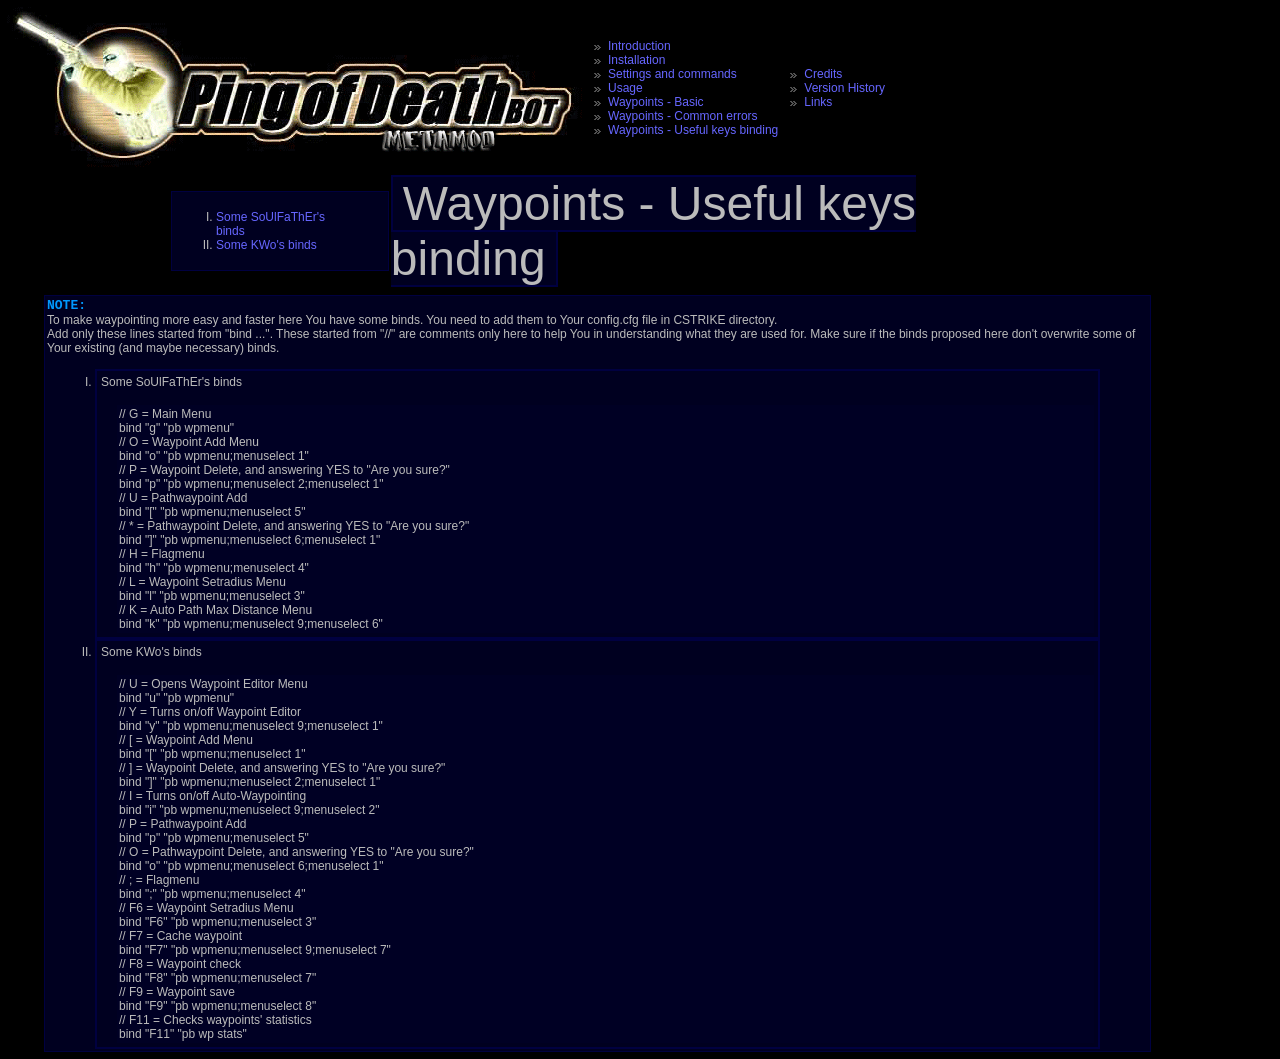
<file: addons/podbot/pod_v3 docs/html/pbmm_wp_binding.html>
<!DOCTYPE HTML PUBLIC "-//W3C//DTD HTML 4.01 Transitional//EN"
"http://www.w3.org/TR/html4/loose.dtd">
<html>
<head>
<title>Binding for waypointing</title>
<link rel="stylesheet" type="text/css" href="../index/index.css">
<!-- ###START: MetaData### -->
 <meta http-equiv="Content-Type" content="application/xhtml+xml; charset=ISO-8859-1" />
 <meta name="author" content="SpLoRyGoN & KWo" />
 <meta http-equiv="ImageToolbar" content="no" />
 <meta name="MSSmartTagsPreventParsing" content="true" />
<!-- ###END: MetaData### -->
</head>
<body>
<!-- ###START: Body### -->
<table>
<!-- ###START: Header Table### -->
 <tbody><tr>
  <td id="Banner"><img alt="PODBot MetaMod" src="../index/blank.png"></td>
  <td>
   <ul id="MainNav">
    <li><a href="../index.html">Introduction</a></li>
    <li><a href="./pbmm_install.html">Installation</a></li>
    <li><a href="./pbmm_configuration.html">Settings and commands</a></li>
    <li><a href="./pbmm.html">Usage</a></li>
    <li><a href="./pbmm_wp_basic.html">Waypoints - Basic</a></li>
    <li><a href="./pbmm_wp_commonerrors.html">Waypoints - Common errors</a></li>
    <li><a href="./pbmm_wp_binding.html">Waypoints - Useful keys binding</a></li>
   </ul>
  </td>
  <td>
   <ul id="MainNav">
    <li><a href="./pbmm_credits.html">Credits</a></li>
    <li><a href="./pbmm_versionhistory.html">Version History</a></li>
    <li><a href="./pbmm_linksfiles.html">Links</a></li>
   </ul>
  </td>
 </tr>
<!-- ###END: Header Table### -->
</tbody></table>

<table id="MainContentNavigationTable">
<!-- ###START: MainContent Navigation Table### -->
 <tr>
  <td>
   <table>
    <tr>
     <td>
      <ul>
<!-- ###START: MainContent Navigation### -->
       <li><p class="style_white"><a href="#I">Some SoUlFaThEr's binds</a></p></li>
       <li><p class="style_white"><a href="#II">Some KWo's binds</a></p></li>
<!-- ###END: MainContent Navigation### -->
      </ul>
	  </td>
    </tr>
   </table>
  </td>
  <td>
<!-- ###START: Page Title### -->
   <span>Waypoints - Useful keys binding</span>
<!-- ###END: Page Title### -->
  </td>
 </tr>
<!-- ###END: MainContent Navigation Table### -->
</table>

<table id="MainContent">
<!-- ###START: MainContent Table### -->
 <tr>
  <td>
   <table>
    <tr>
     <td>
      <p><font class="style_note">NOTE:</font></p>
      <p>To make waypointing more easy and faster here You have some binds. 
         You need to add them to Your config.cfg file in CSTRIKE directory.</p>
	   <p>Add only these lines started from "bind ...". These started from "//" are comments only here to help You 
         in understanding what they are used for. Make sure if the binds proposed here don't overwrite some of Your 
         existing (and maybe necessary) binds.</p><br>
   <ul>
<!-- ###START: MainContent### -->
    <li><a name="I"></a>Some SoUlFaThEr's binds
    <span>
     <p>// G = Main Menu<br>
     bind "g" "pb wpmenu"</p>
     <p>// O = Waypoint Add Menu<br>
     bind "o" "pb wpmenu;menuselect 1"</p>
     <p>// P = Waypoint Delete, and answering YES to "Are you sure?"<br>
     bind "p" "pb wpmenu;menuselect 2;menuselect 1"</p>
     <p>// U = Pathwaypoint Add<br>
     bind "[" "pb wpmenu;menuselect 5"</p>
     <p>// * = Pathwaypoint Delete, and answering YES to "Are you sure?"<br>
     bind "]" "pb wpmenu;menuselect 6;menuselect 1"</p>
     <p>// H = Flagmenu<br>
     bind "h" "pb wpmenu;menuselect 4"</p>
     <p>// L = Waypoint Setradius Menu<br>
     bind "l" "pb wpmenu;menuselect 3"</p>
     <p>// K = Auto Path Max Distance Menu<br>
     bind "k" "pb wpmenu;menuselect 9;menuselect 6"</p>
     </span></li>

    <li><a name="I"></a>Some KWo's binds
    <span>
     <p>// U = Opens Waypoint Editor Menu<br>
     bind "u" "pb wpmenu"</p>     
     <p>// Y = Turns on/off Waypoint Editor<br>
     bind "y" "pb wpmenu;menuselect 9;menuselect 1"</p>
     <p>// [ = Waypoint Add Menu<br>
     bind "[" "pb wpmenu;menuselect 1"
     <p>// ] = Waypoint Delete, and answering YES to "Are you sure?"<br>
     bind "]" "pb wpmenu;menuselect 2;menuselect 1"</p>
     <p>// I = Turns on/off Auto-Waypointing<br>
     bind "i" "pb wpmenu;menuselect 9;menuselect 2"</p>
     <p>// P = Pathwaypoint Add<br>
     bind "p" "pb wpmenu;menuselect 5"</p>
     <p>// O = Pathwaypoint Delete, and answering YES to "Are you sure?"<br>
     bind "o" "pb wpmenu;menuselect 6;menuselect 1"
     <p>// ; = Flagmenu<br>
     bind ";" "pb wpmenu;menuselect 4"</p>
     <p>// F6 = Waypoint Setradius Menu<br>
     bind "F6" "pb wpmenu;menuselect 3"</p>
     <p>// F7 = Cache waypoint<br>
     bind "F7" "pb wpmenu;menuselect 9;menuselect 7"</p>
     <p>// F8 = Waypoint check<br>
     bind "F8" "pb wpmenu;menuselect 7"</p>
     <p>// F9 = Waypoint save<br>
     bind "F9" "pb wpmenu;menuselect 8"</p>
     <p>// F11 = Checks waypoints' statistics<br>
     bind "F11" "pb wp stats"</p>
     </span></li>
<!-- ###END: MainContent### -->
      </ul>
     </td>
    </tr>
   </table>
  </td>
 </tr>
<!-- ###END: MainContent Table### -->
</table>
<!-- ###END: Body### -->
</body>
</html>
</file>
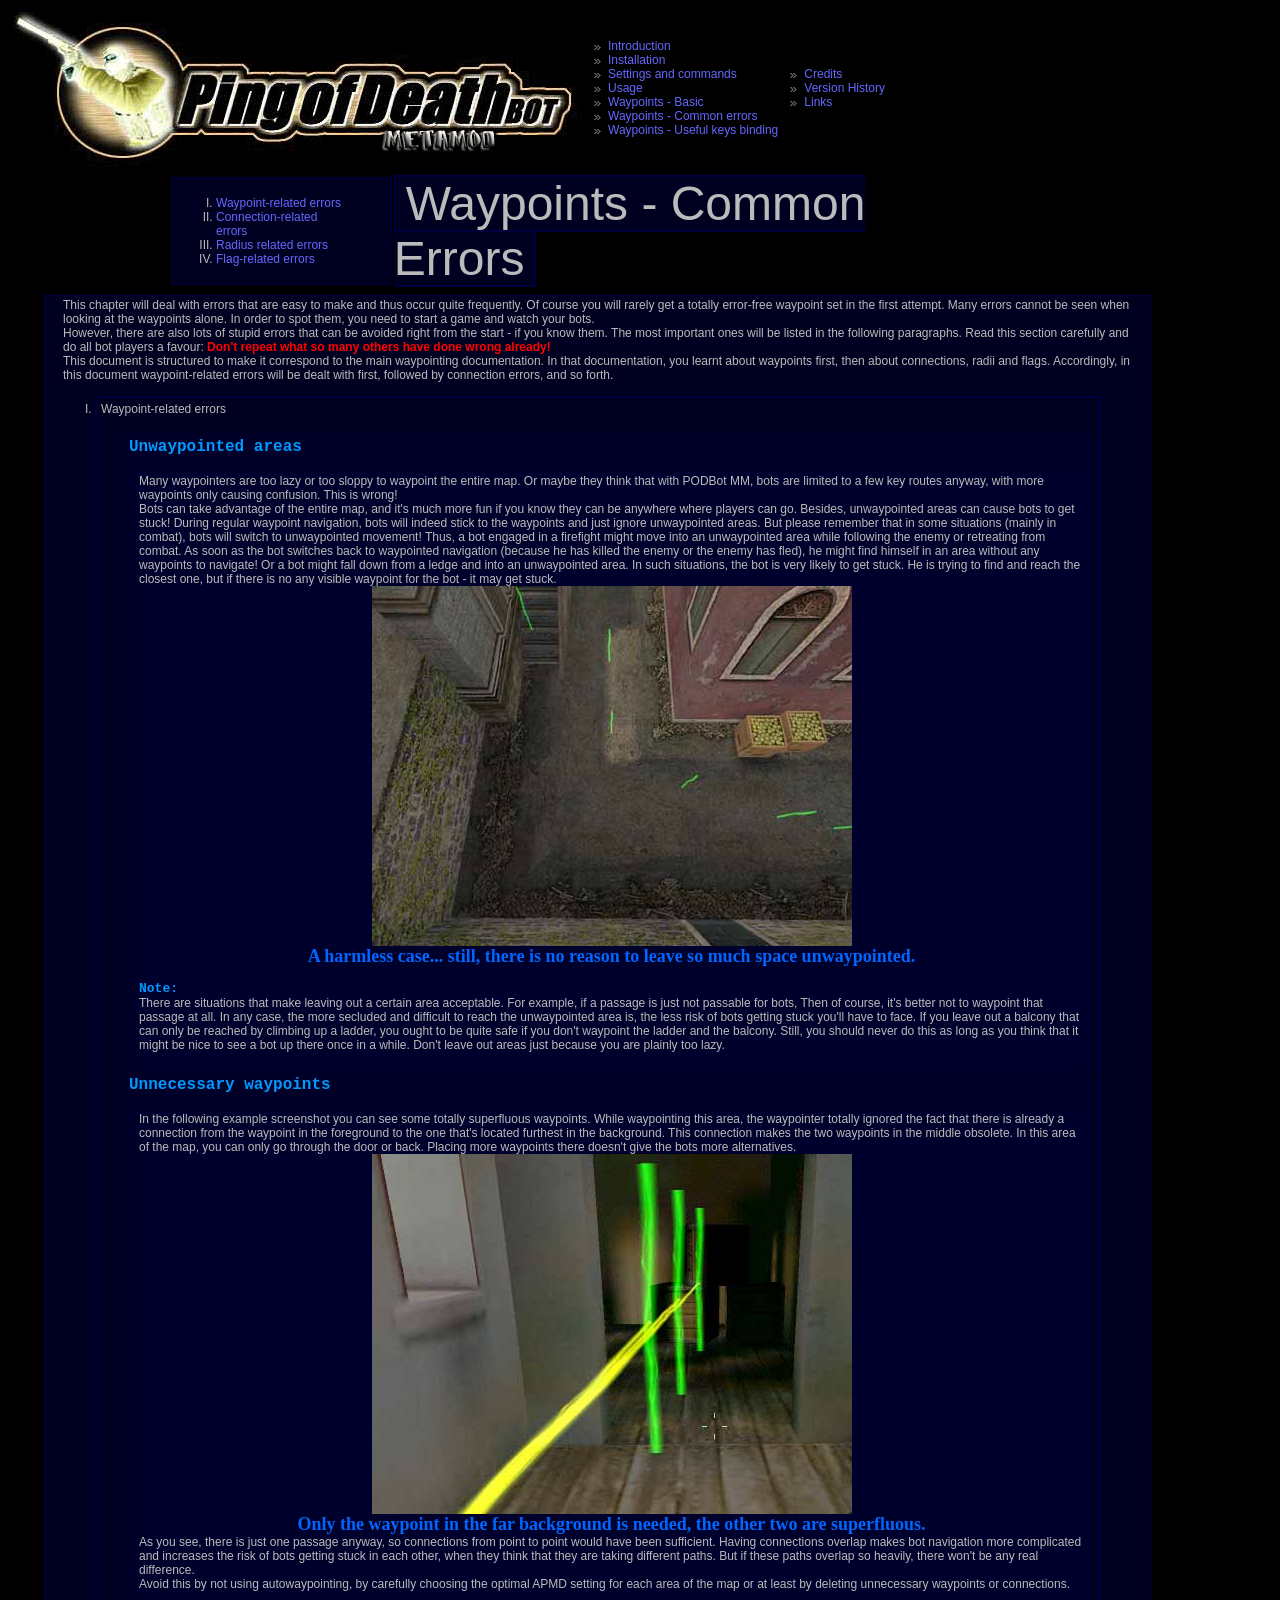
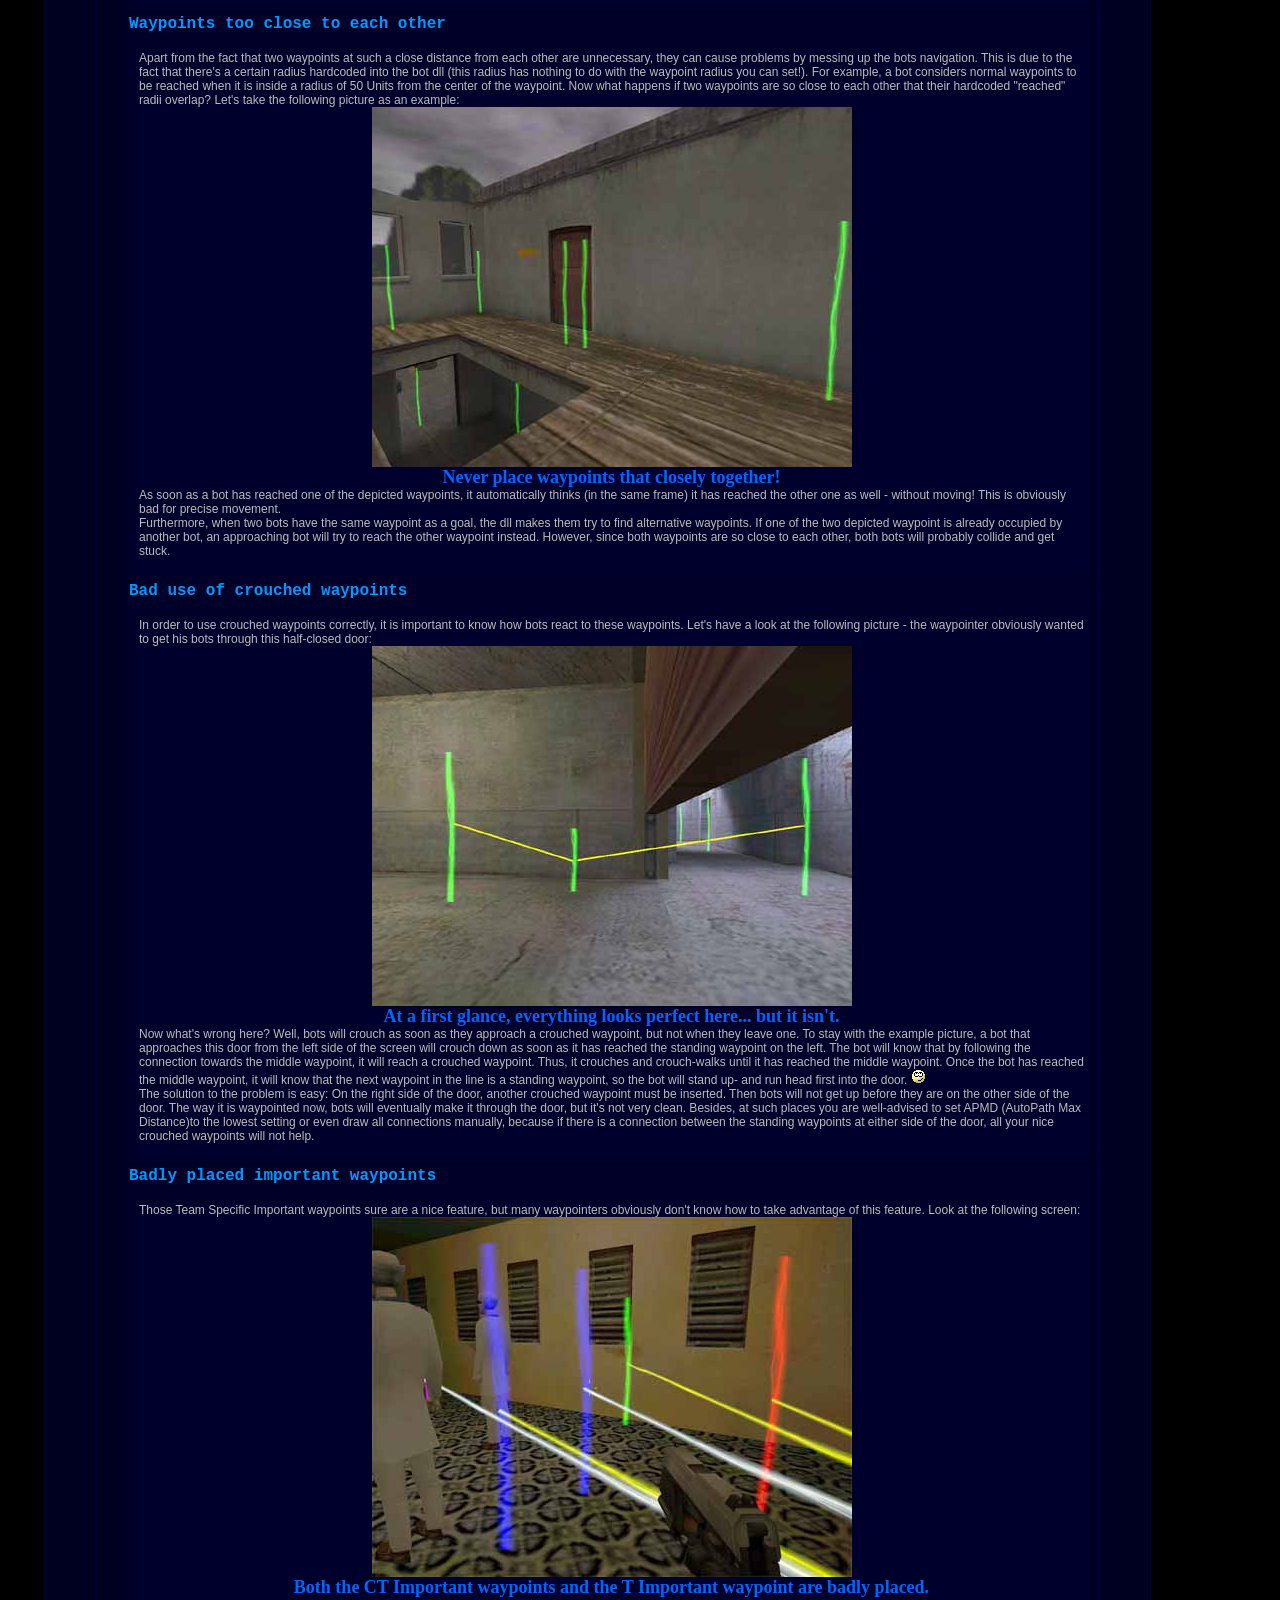
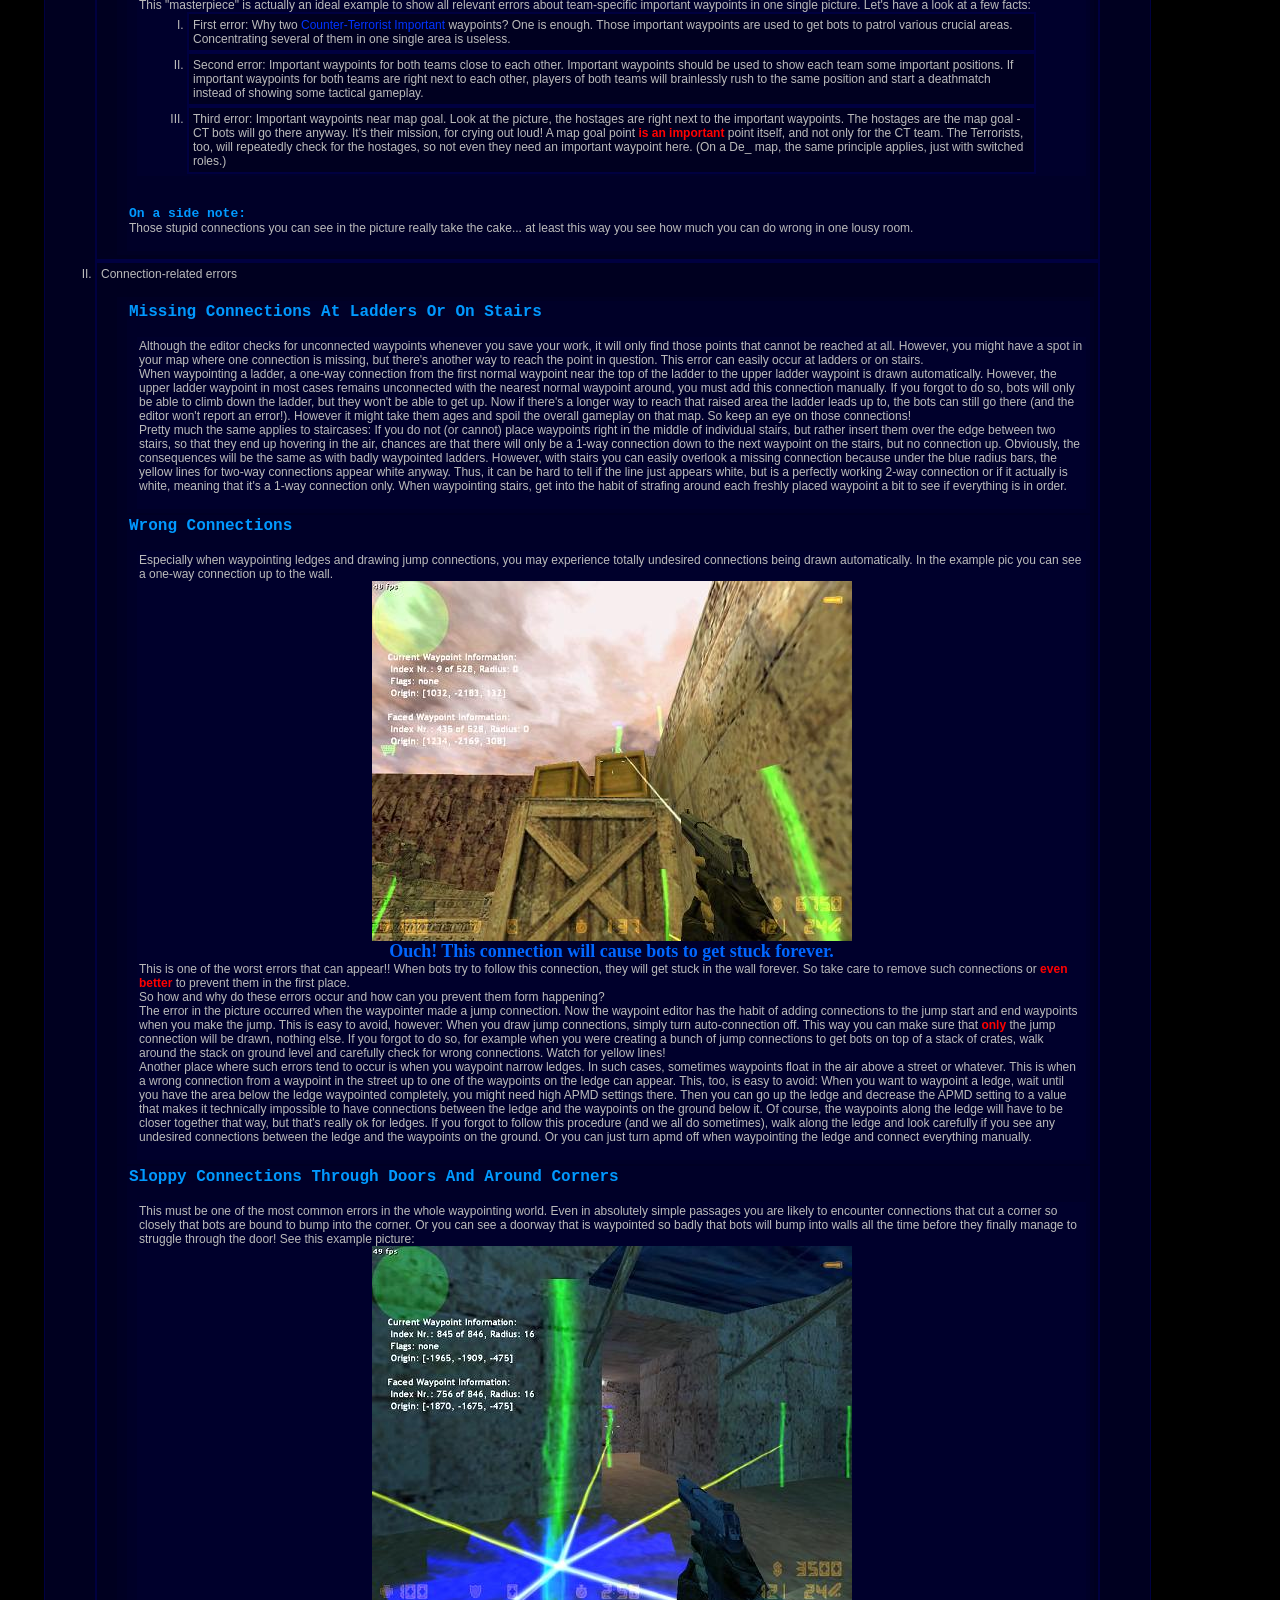
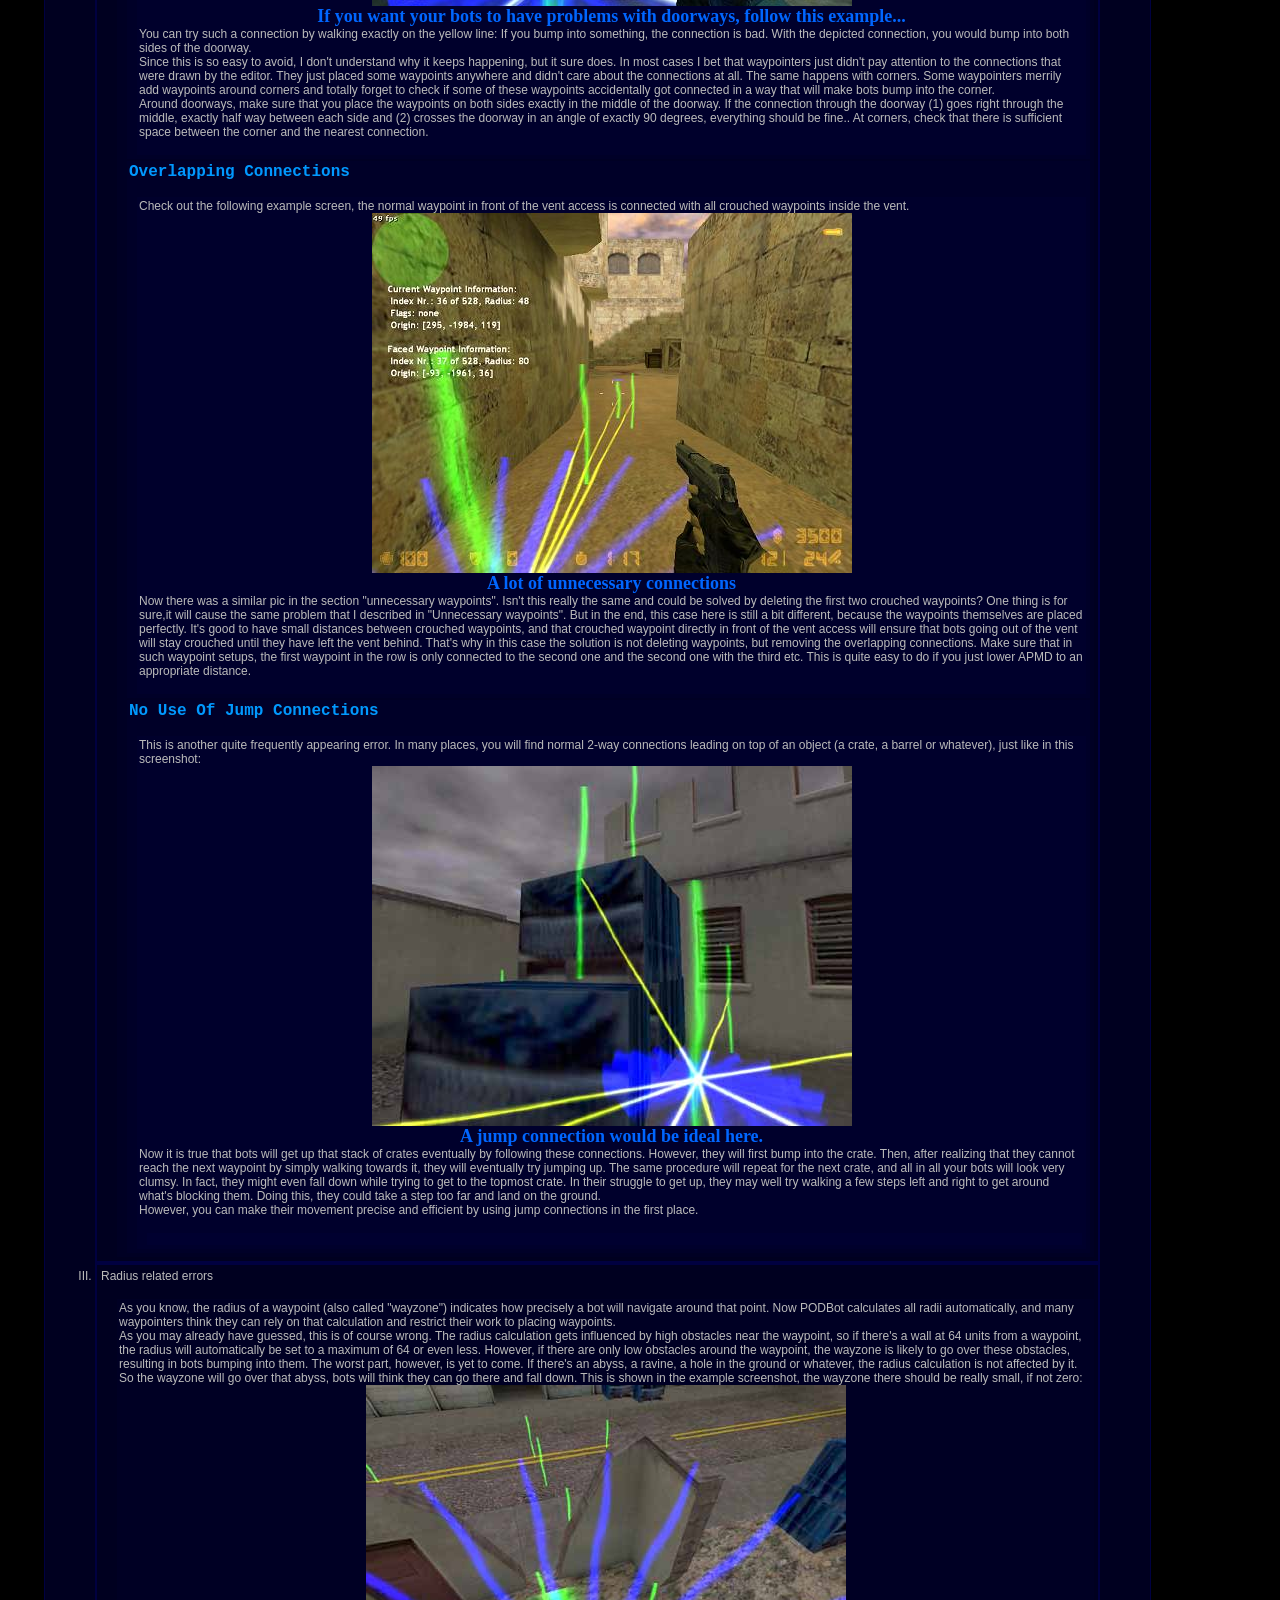
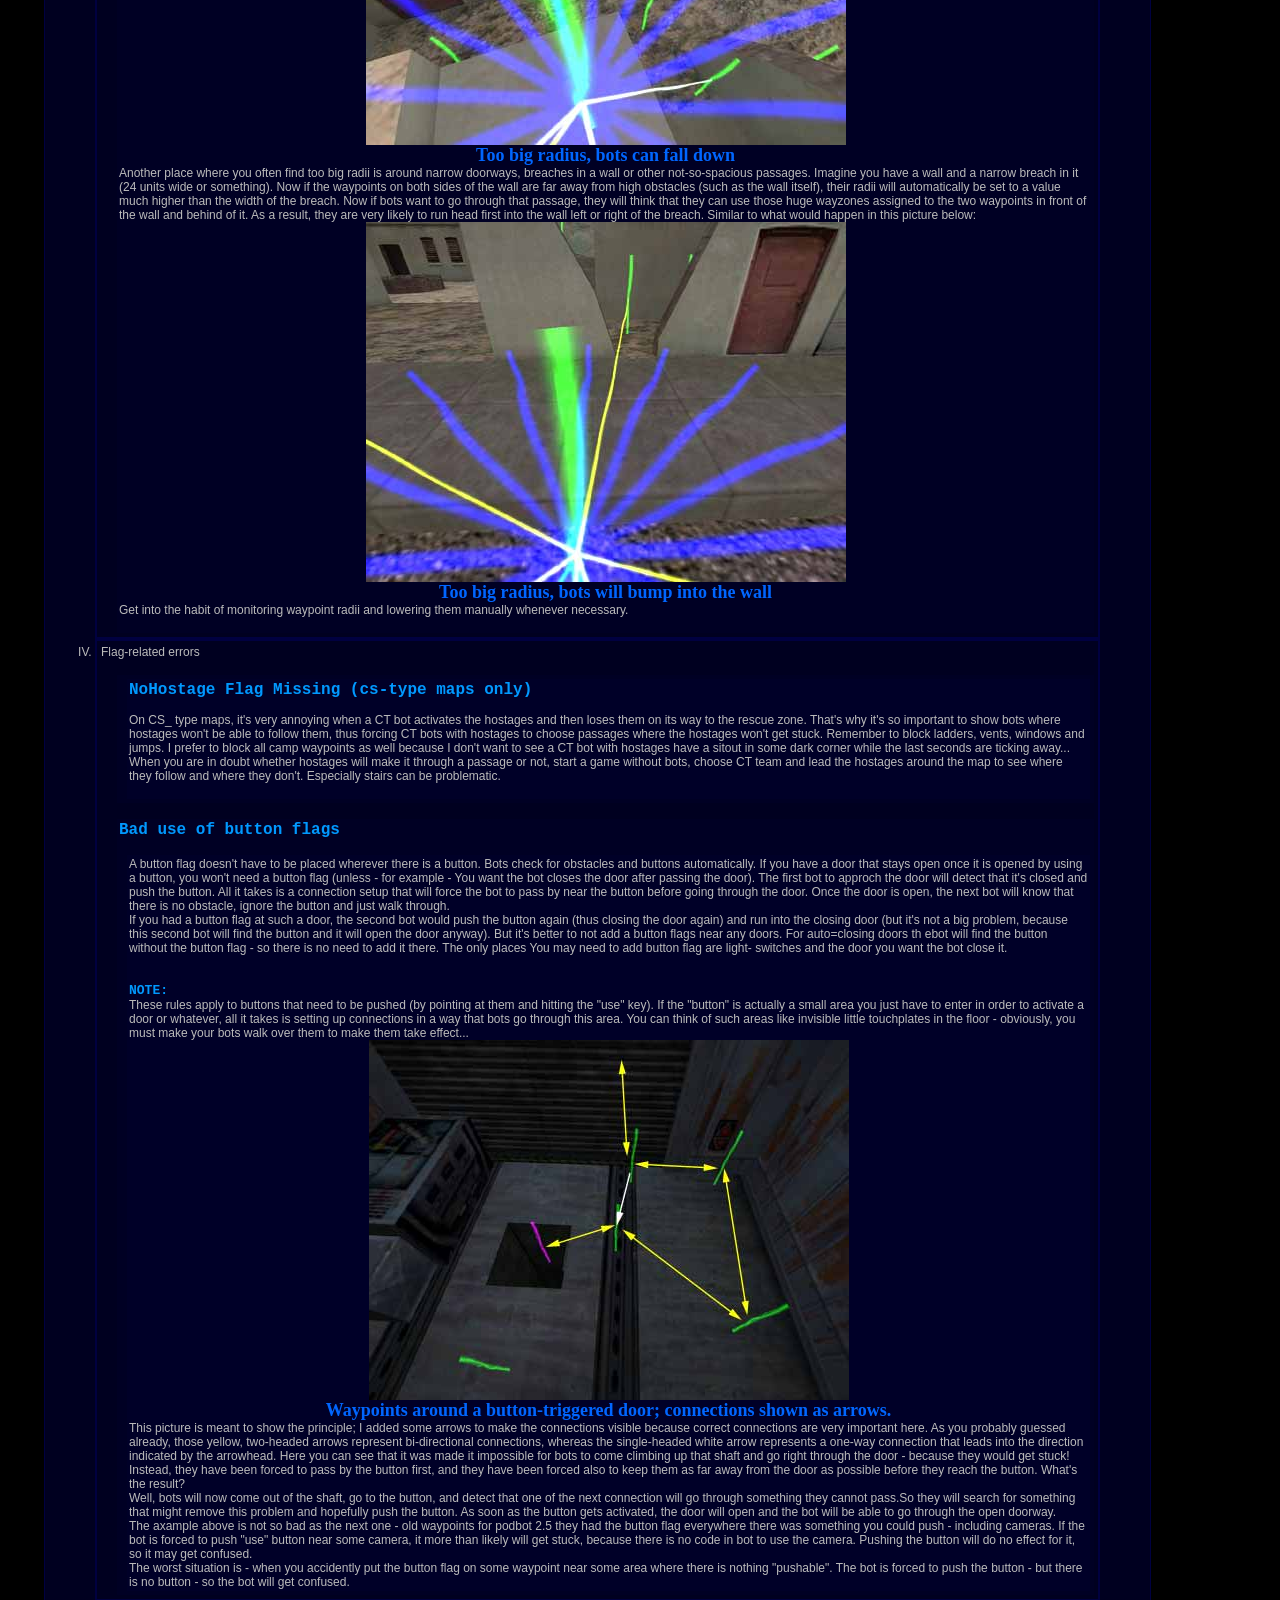
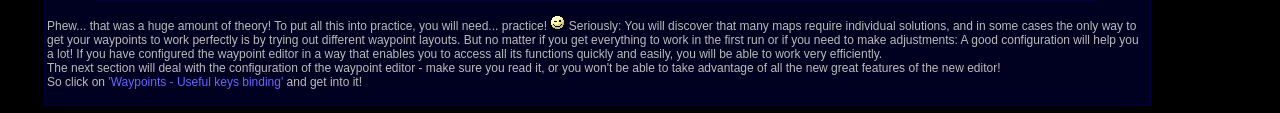
<file: addons/podbot/pod_v3 docs/html/pbmm_wp_commonerrors.html>
<!DOCTYPE html PUBLIC "-//W3C//DTD HTML 4.01 Transitional//EN"
"http://www.w3.org/TR/html4/loose.dtd">
<html>
<head>
<title>Waypoints - Common errors</title>
<link rel="stylesheet" type="text/css" href="../index/index.css">
<!-- ###START: MetaData### -->
 <meta http-equiv="Content-Type" content="application/xhtml+xml; charset=ISO-8859-1" />
 <meta name="author" content=">BKA< T Wrecks & KWo" />
 <meta http-equiv="ImageToolbar" content="no" />
 <meta name="MSSmartTagsPreventParsing" content="true" />
<!-- ###END: MetaData### -->

</head>
<body>
<!-- ###START: Body### -->
<table>
<!-- ###START: Header Table### -->
 <tbody><tr>
  <td id="Banner"><img alt="PODBot MetaMod" src="../index/blank.png"></td>
  <td>
   <ul id="MainNav">
    <li><a href="../index.html">Introduction</a></li>
    <li><a href="./pbmm_install.html">Installation</a></li>
    <li><a href="./pbmm_configuration.html">Settings and commands</a></li>
    <li><a href="./pbmm.html">Usage</a></li>
    <li><a href="./pbmm_wp_basic.html">Waypoints - Basic</a></li>
    <li><a href="./pbmm_wp_commonerrors.html">Waypoints - Common errors</a></li>
    <li><a href="./pbmm_wp_binding.html">Waypoints - Useful keys binding</a></li>
   </ul>
  </td>
  <td>
   <ul id="MainNav">
    <li><a href="./pbmm_credits.html">Credits</a></li>
    <li><a href="./pbmm_versionhistory.html">Version History</a></li>
    <li><a href="./pbmm_linksfiles.html">Links</a></li>
   </ul>
  </td>
 </tr>
<!-- ###END: Header Table### -->
</tbody></table>

<table id="MainContentNavigationTable">
<!-- ###START: MainContent Navigation Table### -->
 <tr>
  <td>
   <table>
    <tr>
     <td>
      <ul>
<!-- ###START: MainContent Navigation### -->
       <li><p class="style_white"><a href="#I">Waypoint-related errors</a></p></li>
       <li><p class="style_white"><a href="#II">Connection-related errors</a></p></li>
       <li><p class="style_white"><a href="#III">Radius related errors</a></p></li>
       <li><p class="style_white"><a href="#IV">Flag-related errors</a></p></li>
<!-- ###END: MainContent Navigation### -->
      </ul>
	  </td>
    </tr>
   </table>
  </td>

  <td>
<!-- ###START: Page Title### -->
   <span>Waypoints - Common Errors</span>
<!-- ###END: Page Title### -->
  </td>

 </tr>
<!-- ###END: MainContent Navigation Table### -->
</table>

<table id="MainContent">
<!-- ###START: MainContent Table### -->
 <tr>
  <td>
   <table>
    <tr>
     <td>
   <ul>
<!-- ###START: MainContent### -->
   <p>This chapter will deal with errors that are easy to make and thus occur quite frequently. Of course you will rarely get 
   a totally error-free waypoint set in the first attempt. Many errors cannot be seen when looking at the waypoints alone. 
   In order to spot them, you need to start a game and watch your bots.<br>
   However, there are also lots of stupid errors that can be avoided right from the start - if you know them. The most important 
   ones will be listed in the following paragraphs. Read this section carefully and do all bot players a favour: 
   <font class="style_red_bold">Don't repeat what so many others have done wrong already!</font><br>
	This document is structured to make it correspond to the main waypointing documentation. In that documentation, you learnt 
   about waypoints first, then about connections, radii and flags. Accordingly, in this document waypoint-related errors will 
   be dealt with first, followed by connection errors, and so forth.</p><br>
 
   <li><a name="I"></a>Waypoint-related errors
   <span>
	<span><font class="style_paragraphes">Unwaypointed areas </font><br><br>
	<span>
	<p>Many waypointers are too lazy or too sloppy to waypoint the entire map. Or maybe they think that with PODBot MM, bots are 
   limited to a few key routes anyway, with more waypoints only causing confusion. This is wrong!<br>
	Bots can take advantage of the entire map, and it's much more fun if you know they can be anywhere where players can go. Besides, 
	unwaypointed areas can cause bots to get stuck! During regular waypoint navigation, bots will indeed stick to the waypoints 
   and just ignore unwaypointed areas. But please remember that in some situations (mainly in combat), bots will switch to 
   unwaypointed movement! Thus, a bot engaged in a firefight might move into an unwaypointed area while following the enemy 
   or retreating from combat. As soon as the bot switches back to waypointed navigation (because he has killed the enemy 
   or the enemy has fled), he might find himself in an area without any waypoints to navigate! Or a bot might fall down from 
   a ledge and into an unwaypointed area. In such situations, the bot is very likely to get stuck. He is trying to find and reach
   the closest one, but if there is no any visible waypoint for the bot - it may get stuck.</p>
	<p align="center"><img src="../images/error1a.jpg" alt="Unwaypointed areas" name="Unwaypointed areas" width="480" height="360" border="0" ></p>
	<p align="center" class="style_picture_description">A harmless case... still, there is no reason to leave so much space unwaypointed.
   </p><br>
	<p><font class="style_note">Note:</font><br>
	There are situations that make leaving out a certain area acceptable. For example, if a passage is just not passable for bots,
   Then of course, it's better not to waypoint that passage at all. In any case, the more secluded and difficult to reach the 
   unwaypointed area is, the less risk of bots getting stuck you'll have to face. If you leave out a balcony that can only be 
   reached by climbing up a ladder, you ought to be quite safe if you don't waypoint the ladder and the balcony. Still, you should 
   never do this as long as you think that it might be nice to see a bot up there once in a while. Don't leave out areas just 
   because you are plainly too lazy.</p><br></span></span>

	<span><font class="style_paragraphes">Unnecessary waypoints </font><br><br>
	<span>
	<p>In the following example screenshot you can see some totally superfluous waypoints. While waypointing this area, the waypointer
   totally ignored the fact that there is already a connection from the waypoint in the foreground to the one that's located furthest 
   in the background. This connection makes the two waypoints in the middle obsolete. In this area of the map, you can only go through 
   the door or back. Placing more waypoints there doesn't give the bots more alternatives.</p>
	<p align="center"><img src="../images/error1b.jpg" alt="A good example of unnecessary waypoints" name="Unnecessary waypoints" width="480" height="360" border="0" ></p>
	<p align="center" class="style_picture_description">Only the waypoint in the far background is needed, the other two are superfluous.</p>
	<p>As you see, there is just one passage anyway, so connections from point to point would have been sufficient. Having connections 
   overlap makes bot navigation more complicated and increases the risk of bots getting stuck in each other, when they think that they 
   are taking different paths. But if these paths overlap so heavily, there won't be any real difference.<br>
	Avoid this by not using autowaypointing, by carefully choosing the optimal APMD setting for each area of the map or at least by deleting 
	unnecessary waypoints or connections.</p><br></span></span>

	<span><font class="style_paragraphes">Waypoints too close to each other</font><br><br>
   <span>
	<p>Apart from the fact that two waypoints at such a close distance from each other are unnecessary, they can cause problems by messing up 
	the bots navigation. This is due to the fact that there's a certain radius hardcoded into the bot dll (this radius has nothing to do with 
	the waypoint radius you can set!). For example, a bot considers normal waypoints to be reached when it is inside a radius of 50 Units from 
	the center of the waypoint. Now what happens if two waypoints are so close to each other that their hardcoded &quot;reached&quot; radii 
	overlap? Let's take the following picture as an example:</p>
	<p align="center"><img src="../images/error1c.jpg" alt="Waypoints too close together" name="Waypoints too close together" width="480" height="360" border="0" ></p>
	<p align="center" class="style_picture_description">Never place waypoints that closely together!</p>
	<p>As soon as a bot has reached one of the depicted waypoints, it automatically thinks (in the same frame) it has reached the other one 
   as well - without moving! This is obviously bad for precise movement.<br>
	Furthermore, when two bots have the same waypoint as a goal, the dll makes them try to find alternative waypoints. If one of the two 
   depicted waypoint is already occupied by another bot, an approaching bot will try to reach the other waypoint instead. However, since 
   both waypoints are so close to each other, both bots will probably collide and get stuck.</p><br></span></span>

	<span><font class="style_paragraphes">Bad use of crouched waypoints</font><br><br>
   <span>
	<p>In order to use crouched waypoints correctly, it is important to know how bots react to these waypoints. Let's have a look at 
   the following picture - the waypointer obviously wanted to get his bots through this half-closed door:</p>
	<p align="center"><img src="../images/error1d.jpg" alt="Bad use of crouched waypoints" name="Bad use of crouched waypoints" width="480" height="360" border="0" ></p>
	<p align="center" class="style_picture_description">At a first glance, everything looks perfect here... but it isn't.</p>
	<p>Now what's wrong here? Well, bots will crouch as soon as they approach a crouched waypoint, but not when they leave one. To stay with 
	the example picture, a bot that approaches this door from the left side of the screen will crouch down as soon as it has reached 
   the standing waypoint on the left. The bot will know that by following the connection towards the middle waypoint, it will reach 
   a crouched waypoint. Thus, it crouches and crouch-walks until it has reached the middle waypoint. Once the bot has reached the middle
   waypoint, it will know that the next waypoint in the line is a standing waypoint, so the bot will stand up- and run head first into 
   the door. <img src="../smileys/bu_rolleyes.gif"><br>
	The solution to the problem is easy: On the right side of the door, another crouched waypoint must be inserted. Then bots will not get up
   before they are on the other side of the door. The way it is waypointed now, bots will eventually make it through the door, but it's not
   very clean. Besides, at such places you are well-advised to set APMD (AutoPath Max Distance)to the lowest setting or even draw all
   connections manually, because if there is a connection between the standing waypoints at either side of the door, all your nice crouched
   waypoints will not help.</p><br></span></span>

	<span><font class="style_paragraphes">Badly placed important waypoints</font><br><br>
	<span>
	<p>Those Team Specific Important waypoints sure are a nice feature, but many waypointers obviously don't know how to take advantage 
   of this feature. Look at the following screen:</p>
	<p align="center"><img src="../images/error1e.jpg" alt="Stupid placement of team-specific important waypoints" name="Badly placed important waypoints" width="480" height="360" border="0" ></p>
	<p align="center" class="style_picture_description">Both the CT Important waypoints and the T Important waypoint are badly placed.</p>
	<p>This &quot;masterpiece&quot; is actually an ideal example to show all relevant errors about team-specific important waypoints in one 
   single picture. Let's have a look at a few facts:</p>
	<ul>
		<li>First error: Why two <font class="style_blue">Counter-Terrorist Important</font> waypoints? One is enough. Those important waypoints
      are used to get bots to patrol various crucial areas. Concentrating several of them in one single area is useless.</li>
		<li>Second error: Important waypoints for both teams close to each other. Important waypoints should be used to show each team some
      important positions. If important waypoints for both teams are right next to each other, players of both teams will brainlessly rush 
      to the same position and start a deathmatch instead of showing some tactical gameplay.</li>
		<li>Third error: Important waypoints near map goal. Look at the picture, the hostages are right next to the important waypoints. 
      The hostages are the map goal - CT bots will go there anyway. It's their mission, for crying out loud! A map goal point 
      <font class="style_red_bold">is an important</font> point itself, and not only for the CT team. The Terrorists, too, will repeatedly 
      check for the hostages, so not even they need an important waypoint here. (On a De_ map, the same principle applies, just with switched
      roles.)</li>
	</ul></span><br><br>

	<font class="style_note">On a side note:</font><br>
	<p>Those stupid connections you can see in the picture really take the cake... at least this way you see how much you can do wrong in one 
		lousy room.</p><br>
   </span></span></li>

	<li><a name="II"></a>Connection-related errors
   <span>
	<span><font class="style_paragraphes">Missing Connections At Ladders Or On Stairs</font><br><br>
   <span>
	<p>Although the editor checks for unconnected waypoints whenever you save your work, it will only find those points that cannot be 
   reached at all. However, you might have a spot in your map where one connection is missing, but there's another way to reach the point
   in question. This error can easily occur at ladders or on stairs.<br>
	When waypointing a ladder, a one-way connection from the first normal waypoint near the top of the ladder to the upper ladder waypoint 
   is drawn automatically. However, the upper ladder waypoint in most cases remains unconnected with the nearest normal waypoint around, 
   you must add this connection manually. If you forgot to do so, bots will only be able to climb down the ladder, but they won't be able 
   to get up. Now if there's a longer way to reach that raised area the ladder leads up to, the bots can still go there (and the editor 
   won't report an error!). However it might take them ages and spoil the overall gameplay on that map. So keep an eye on those 
   connections!</p>
	<p>Pretty much the same applies to staircases: If you do not (or cannot) place waypoints right in the middle of individual stairs, but 
   rather insert them over the edge between two stairs, so that they end up hovering in the air, chances are that there will only be 
   a 1-way connection down to the next waypoint on the stairs, but no connection up. Obviously, the consequences will be the same as 
   with badly waypointed ladders. However, with stairs you can easily overlook a missing connection because under the blue radius bars, 
   the yellow lines for two-way connections appear white anyway. Thus, it can be hard to tell if the line just appears white, but is 
   a perfectly working 2-way connection or if it actually is white, meaning that it's a 1-way connection only. When waypointing stairs, 
   get into the habit of strafing around each freshly placed waypoint a bit to see if everything is in order.</p><br></span></span>

	<span><font class="style_paragraphes">Wrong Connections</font><br><br>
   <span>
	<p>Especially when waypointing ledges and drawing jump connections, you may experience totally undesired connections being drawn
   automatically. In the example pic you can see a one-way connection up to the wall.</p>
	<p align="center"><img src="../images/error2b.jpg" alt="A wrong connection up a wall" name="A wrong connection up a wall" width="480" height="360" border="0" ></p>
	<p align="center" class="style_picture_description">Ouch! This connection will cause bots to get stuck forever.</p>
 	<p>This is one of the worst errors that can appear!! When bots try to follow this connection, they will get stuck in the wall forever. 
   So take care to remove such connections or <font class="style_red_bold">even better</font> to prevent them in the first place.<br>
   So how and why do these errors occur and how can you prevent them form happening?<br>
   The error in the picture occurred when the waypointer made a jump connection. Now the waypoint editor has the habit of adding connections to 
   the jump start and end waypoints when you make the jump. This is easy to avoid, however: When you draw jump connections, simply turn
   auto-connection off. This way you can make sure that <font class="style_red_bold">only</font> the jump connection will be drawn, nothing
   else. If you forgot to do so, for example when you were creating a bunch of jump connections to get bots on top of a stack of crates, walk
   around the stack on ground level and carefully check for wrong connections. Watch for yellow lines!<br>
   Another place where such errors tend to occur is when you waypoint narrow ledges. In such cases, sometimes waypoints float in the air above 
   a street or whatever. This is when a wrong connection from a waypoint in the street up to one of the waypoints on the ledge can appear. 
   This, too, is easy to avoid: When you want to waypoint a ledge, wait until you have the area below the ledge waypointed completely, 
   you might need high APMD settings there. Then you can go up the ledge and decrease the APMD setting to a value that makes it technically
   impossible to have connections between the ledge and the waypoints on the ground below it. Of course, the waypoints along the ledge will 
   have to be closer together that way, but that's really ok for ledges. If you forgot to follow this procedure (and we all do sometimes), 
   walk along the ledge and look carefully if you see any undesired connections between the ledge and the waypoints on the ground. Or you 
   can just turn apmd off when waypointing the ledge and connect everything manually.</p><br></span></span>
  
 	<span><font class="style_paragraphes">Sloppy Connections Through Doors And Around Corners</font><br><br>
   <span>
 	<p>This must be one of the most common errors in the whole waypointing world. Even in absolutely simple passages you are likely 
   to encounter connections that cut a corner so closely that bots are bound to bump into the corner. Or you can see a doorway that is
   waypointed so badly that bots will bump into walls all the time before they finally manage to struggle through the door! See this example
   picture:</p>
	<p align="center"><img src="../images/error2c.jpg" alt="A sloppy connection through a doorway" name="A sloppy connection through a doorway" width="480" height="360" border="0" ></p>
	<p align="center" class="style_picture_description">If you want your bots to have problems with doorways, follow this example...</p>
	<p>You can try such a connection by walking exactly on the yellow line: If you bump into something, the connection is bad. With the 
   depicted connection, you would bump into both sides of the doorway.<br>
	Since this is so easy to avoid, I don't understand why it keeps happening, but it sure does. In most cases I bet that waypointers just 
   didn't pay attention to the connections that were drawn by the editor. They just placed some waypoints anywhere and didn't care about 
   the connections at all. The same happens with corners. Some waypointers merrily add waypoints around corners and totally forget to check
   if some of these waypoints accidentally got connected in a way that will make bots bump into the corner.<br>
	Around doorways, make sure that you place the waypoints on both sides exactly in the middle of the doorway. If the connection through 
   the doorway (1) goes right through the middle, exactly half way between each side and (2) crosses the doorway in an angle of exactly 90
   degrees, everything should be fine.. At corners, check that there is sufficient space between the corner and the nearest connection.
   </p><br></span></span>

	<span><font class="style_paragraphes">Overlapping Connections</font><br><br>
   <span>
	<p>Check out the following example screen, the normal waypoint in front of the vent access is connected with all crouched waypoints 
   inside the vent.</p>
	<p align="center"><img src="../images/error2d.jpg" alt="Overlapping connections" name="Overlapping connections" width="480" height="360" border="0" ></p>
	<p align="center" class="style_picture_description">A lot of unnecessary connections</p>
	<p>Now there was a similar pic in the section &quot;unnecessary waypoints&quot;. Isn't this really the same and could be solved by deleting 
	the first two crouched waypoints? One thing is for sure,it will cause the same problem that I described in &quot;Unnecessary waypoints&quot;. 
	But in the end, this case here is still a bit different, because the waypoints themselves are placed perfectly. It's good to have small
   distances between crouched waypoints, and that crouched waypoint directly in front of the vent access will ensure that bots going out 
   of the vent will stay crouched until they have left the vent behind. That's why in this case the solution is not deleting waypoints, 
   but removing the overlapping connections. Make sure that in such waypoint setups, the first waypoint in the row is only connected to the
   second one and the second one with the third etc. This is quite easy to do if you just lower APMD to an appropriate distance.
   </p><br></span></span>

	<span><font class="style_paragraphes">No Use Of Jump Connections</font><br><br>
   <span>
	<p>This is another quite frequently appearing error. In many places, you will find normal 2-way connections leading on top of an object 
	(a crate, a barrel or whatever), just like in this screenshot:</p>
	<p align="center"><img src="../images/error2e.jpg" alt="No use of jump connections" name="No use of jump connections" width="480" height="360" border="0" ></p>
	<p align="center" class="style_picture_description">A jump connection would be ideal here.</p>
	<p>Now it is true that bots will get up that stack of crates eventually by following these connections. However, they will first bump into 
	the crate. Then, after realizing that they cannot reach the next waypoint by simply walking towards it, they will eventually try jumping up. 
	The same procedure will repeat for the next crate, and all in all your bots will look very clumsy. In fact, they might even fall down while 
	trying to get to the topmost crate. In their struggle to get up, they may well try walking a few steps left and right to get around what's
   blocking them. Doing this, they could take a step too far and land on the ground.<br>
	However, you can make their movement precise and efficient by using jump connections in the first place.</p><br><span><span>
   </span></li>

	<li><a name="III"></a>Radius related errors
   <span>
	<p>As you know, the radius of a waypoint (also called &quot;wayzone&quot;) indicates how precisely a bot will navigate around that point. 
   Now PODBot calculates all radii automatically, and many waypointers think they can rely on that calculation and restrict their work to
   placing waypoints.<br>
	As you may already have guessed, this is of course wrong. The radius calculation gets influenced by high obstacles near the waypoint, so 
   if there's a wall at 64 units from a waypoint, the radius will automatically be set to a maximum of 64 or even less. However, if there 
   are only low obstacles around the waypoint, the wayzone is likely to go over these obstacles, resulting in bots bumping into them. 
   The worst part, however, is yet to come. If there's an abyss, a ravine, a hole in the ground or whatever, the radius calculation is not
   affected by it. So the wayzone will go over that abyss, bots will think they can go there and fall down. This is shown in the example
   screenshot, the wayzone there should be really small, if not zero:</p>
	<p align="center"><img src="../images/error3a1.jpg" alt="Too big radius 1" name="Too big radius 1" width="480" height="360" border="0" ></p>
	<p align="center" class="style_picture_description">Too big radius, bots can fall down</p>
	<p>Another place where you often find too big radii is around narrow doorways, breaches in a wall or other not-so-spacious passages. 
   Imagine you have a wall and a narrow breach in it (24 units wide or something). Now if the waypoints on both sides of the wall are far away
   from high obstacles (such as the wall itself), their radii will automatically be set to a value much higher than the width of the breach. 
   Now if bots want to go through that passage, they will think that they can use those huge wayzones assigned to the two waypoints in front 
   of the wall and behind of it. As a result, they are very likely to run head first into the wall left or right of the breach. Similar 
   to what would happen in this picture below:</p>
	<p align="center"><img src="../images/error3a2.jpg" alt="Too big radius 2" name="Too big radius 2" width="480" height="360" border="0" ></p>
	<p align="center" class="style_picture_description">Too big radius, bots will bump into the wall</p>
	<p>Get into the habit of monitoring waypoint radii and lowering them manually whenever necessary.</p><br></span></li>

	<li><a name="IV"></a>Flag-related errors
   <span>
	<span><font class="style_paragraphes">NoHostage Flag Missing (cs-type maps only)</font><br><br>
	<p>On CS_ type maps, it's very annoying when a CT bot activates the hostages and then loses them on its way to the rescue zone. That's 
   why it's so important to show bots where hostages won't be able to follow them, thus forcing CT bots with hostages to choose passages 
   where the hostages won't get stuck. Remember to block ladders, vents, windows and jumps. I prefer to block all camp waypoints as well 
   because I don't want to see a CT bot with hostages have a sitout in some dark corner while the last seconds are ticking away...<br>
	When you are in doubt whether hostages will make it through a passage or not, start a game without bots, choose CT team and lead 
   the hostages around the map to see where they follow and where they don't. Especially stairs can be problematic.</p><br></span></span>

	<span><font class="style_paragraphes">Bad use of button flags</font><br><br>
   <span>
	<p>A button flag doesn't have to be placed wherever there is a button. Bots check for obstacles and buttons automatically. If you 
   have a door that stays open once it is opened by using a button, you won't need a button flag (unless - for example - You want the bot 
   closes the door after passing the door). The first bot to approch the door will detect that it's closed and push the button. All it 
   takes is a connection setup that will force the bot to pass by near the button before going through the door. Once 
	the door is open, the next bot will know that there is no obstacle, ignore the button and just walk through.<br>
	If you had a button flag at such a door, the second bot would push the button again (thus closing the door again) and run into the closing
   door (but it's not a big problem, because this second bot will find the button and it will open the door anyway). But it's better to 
   not add a button flags near any doors. For auto=closing doors th ebot will find the button without the button flag - so there is 
   no need to add it there. The only places You may need to add button flag are light- switches and the door you want the bot close it.
   </p><br><br>

	<font class="style_note">NOTE:</font><br>
	<p>These rules apply to buttons that need to be pushed (by pointing at them and hitting the &quot;use&quot; key). If the &quot;button&quot; 
	is actually a small area you just have to enter in order to activate a door or whatever, all it takes is setting up connections in a way that 
	bots go through this area. You can think of such areas like invisible little touchplates in the floor - obviously, you must make your bots
   walk over them to make them take effect...</p>
	<p align="center"><img src="../images/error4b1.jpg" alt="A waypointed button" name="A waypointed button" width="480" height="360" border="0" ></p>
	<p align="center" class="style_picture_description">Waypoints around a button-triggered door; connections shown as arrows.</p>
	<p>This picture is meant to show the principle; I added some arrows to make the connections visible because correct connections are very
   important here. As you probably guessed already, those yellow, two-headed arrows represent bi-directional connections, whereas the
   single-headed white arrow represents a one-way connection that leads into the direction indicated by the arrowhead. Here you can see that 
   it was made it impossible for bots to come climbing up that shaft and go right through the door - because they would get stuck! Instead, 
   they have been forced to pass by the button first, and they have been forced also to keep them as far away from the door as possible 
   before they reach the button. What's the result?<br>
	Well, bots will now come out of the shaft, go to the button, and detect that one of the next connection will go through something they 
   cannot pass.So they will search for something that might remove this problem and hopefully push the button. As soon as the button gets
   activated, the door will open and the bot will be able to go through the open doorway.</p>
   <p>The axample above is not so bad as the next one - old waypoints for podbot 2.5 they had the button flag everywhere there was something 
   you could push - including cameras. If the bot is forced to push "use" button near some camera, it more than likely will get stuck, 
   because there is no code in bot to use the camera. Pushing the button will do no effect for it, so it may get confused.<p>
   <p>The worst situation is - when you accidently put the button flag on some waypoint near some area where there is nothing "pushable".
   The bot is forced to push the button - but there is no button - so the bot will get confused.</p>
   </span></span></span></li>
	<p>&nbsp;</p>

<!-- ###END: MainContent### -->
      </ul>
	<p>Phew... that was a huge amount of theory! To put all this into practice, you will need... practice! <img src="../smileys/bu_wink.gif">
	Seriously: You will discover that many maps require individual solutions, and in some cases the only way to get your waypoints to work
   perfectly is by trying out different waypoint layouts. But no matter if you get everything to work in the first run or if you need to make
   adjustments: A good configuration will help you a lot! If you have configured the waypoint editor in a way that enables you to access all 
   its functions quickly and easily, you will be able to work very efficiently.<br>
	The next section will deal with the configuration of the waypoint editor - make sure you read it, or you won't be able to take advantage 
   of all the new great features of the new editor!</p>
	<p>So click on <a href="./pbmm_wp_binding.html">'Waypoints - Useful keys binding'</a> and get into it! </p><br>

     </td>
    </tr>
   </table>
  </td>
 </tr>
<!-- ###END: MainContent Table### -->
</table>
<!-- ###END: Body### -->
</body>
</html>
</file>
<file: styles.css>
/* Reset e configurações globais */
* {
    margin: 0;
    padding: 0;
    box-sizing: border-box;
}

body {
    font-family: 'Segoe UI', Tahoma, Geneva, Verdana, sans-serif;
    line-height: 1.6;
    color: #333;
    background: linear-gradient(135deg, #1e3c72 0%, #2a5298 100%);
    min-height: 100vh;
}

/* Navbar */
.navbar {
    background: rgba(255, 255, 255, 0.95);
    backdrop-filter: blur(10px);
    padding: 1rem 0;
    position: fixed;
    top: 0;
    width: 100%;
    z-index: 1000;
    box-shadow: 0 2px 20px rgba(0, 0, 0, 0.1);
}

.nav-container {
    max-width: 1200px;
    margin: 0 auto;
    display: flex;
    justify-content: space-between;
    align-items: center;
    padding: 0 2rem;
}

.nav-logo {
    display: flex;
    align-items: center;
    font-size: 1.5rem;
    font-weight: bold;
    color: #2a5298;
}

.nav-logo i {
    margin-right: 0.5rem;
    font-size: 1.8rem;
}

.nav-menu {
    display: flex;
    gap: 2rem;
}

.nav-link {
    text-decoration: none;
    color: #333;
    font-weight: 500;
    transition: color 0.3s;
    position: relative;
}

.nav-link:hover,
.nav-link.active {
    color: #2a5298;
}

.nav-link.active::after {
    content: '';
    position: absolute;
    bottom: -5px;
    left: 0;
    width: 100%;
    height: 2px;
    background: #2a5298;
}

.nav-search {
    position: relative;
}

.nav-search input {
    padding: 0.5rem 2.5rem 0.5rem 1rem;
    border: 2px solid #e0e0e0;
    border-radius: 25px;
    width: 250px;
    transition: border-color 0.3s;
}

.nav-search input:focus {
    outline: none;
    border-color: #2a5298;
}

.nav-search i {
    position: absolute;
    right: 1rem;
    top: 50%;
    transform: translateY(-50%);
    color: #666;
}

/* Main content */
main {
    margin-top: 80px;
}

/* Hero Section */
.hero {
    background: linear-gradient(135deg, #1e3c72 0%, #2a5298 100%);
    color: white;
    padding: 4rem 2rem;
    text-align: center;
    min-height: 60vh;
    display: flex;
    align-items: center;
    justify-content: center;
}

.hero-content h1 {
    font-size: 3rem;
    margin-bottom: 1rem;
    font-weight: 700;
}

.hero-content p {
    font-size: 1.2rem;
    margin-bottom: 2rem;
    opacity: 0.9;
}

.hero-stats {
    display: flex;
    justify-content: center;
    gap: 3rem;
    margin: 2rem 0;
}

.stat h3 {
    font-size: 2.5rem;
    font-weight: bold;
    margin-bottom: 0.5rem;
}

.stat p {
    opacity: 0.8;
}

.cta-button {
    background: #ff6b35;
    color: white;
    border: none;
    padding: 1rem 2rem;
    font-size: 1.1rem;
    border-radius: 50px;
    cursor: pointer;
    transition: all 0.3s;
    display: inline-flex;
    align-items: center;
    gap: 0.5rem;
    margin-top: 1rem;
}

.cta-button:hover {
    background: #e55a2b;
    transform: translateY(-2px);
    box-shadow: 0 5px 15px rgba(255, 107, 53, 0.4);
}

/* Categories */
.categories {
    padding: 4rem 2rem;
    background: white;
}

.categories h2 {
    text-align: center;
    margin-bottom: 3rem;
    font-size: 2.5rem;
    color: #333;
}

.category-grid {
    display: grid;
    grid-template-columns: repeat(auto-fit, minmax(250px, 1fr));
    gap: 2rem;
    max-width: 1200px;
    margin: 0 auto;
}

.category-card {
    background: white;
    padding: 2rem;
    border-radius: 15px;
    text-align: center;
    box-shadow: 0 5px 20px rgba(0, 0, 0, 0.1);
    transition: transform 0.3s, box-shadow 0.3s;
    cursor: pointer;
    border: 2px solid transparent;
}

.category-card:hover {
    transform: translateY(-5px);
    box-shadow: 0 10px 30px rgba(0, 0, 0, 0.15);
    border-color: #2a5298;
}

.category-card i {
    font-size: 3rem;
    color: #2a5298;
    margin-bottom: 1rem;
}

.category-card h3 {
    margin-bottom: 0.5rem;
    color: #333;
}

.category-card p {
    color: #666;
    font-size: 0.9rem;
}

/* Plugins Section */
.plugins-section {
    padding: 4rem 2rem;
    background: #f8f9fa;
}

.section-header {
    display: flex;
    justify-content: space-between;
    align-items: center;
    max-width: 1200px;
    margin: 0 auto 3rem;
}

.section-header h2 {
    font-size: 2.5rem;
    color: #333;
}

.filters {
    display: flex;
    gap: 1rem;
}

.filters select {
    padding: 0.5rem 1rem;
    border: 2px solid #e0e0e0;
    border-radius: 8px;
    background: white;
    cursor: pointer;
}

.plugins-grid {
    display: grid;
    grid-template-columns: repeat(auto-fill, minmax(300px, 1fr));
    gap: 2rem;
    max-width: 1200px;
    margin: 0 auto;
}

.plugin-card {
    background: white;
    border-radius: 15px;
    overflow: hidden;
    box-shadow: 0 5px 20px rgba(0, 0, 0, 0.1);
    transition: transform 0.3s, box-shadow 0.3s;
    cursor: pointer;
}

.plugin-card:hover {
    transform: translateY(-5px);
    box-shadow: 0 10px 30px rgba(0, 0, 0, 0.15);
}

.plugin-header {
    padding: 1.5rem;
    background: linear-gradient(135deg, #2a5298 0%, #1e3c72 100%);
    color: white;
}

.plugin-title {
    font-size: 1.3rem;
    font-weight: bold;
    margin-bottom: 0.5rem;
}

.plugin-author {
    opacity: 0.8;
    font-size: 0.9rem;
}

.plugin-category {
    display: inline-block;
    background: rgba(255, 255, 255, 0.2);
    padding: 0.25rem 0.75rem;
    border-radius: 15px;
    font-size: 0.8rem;
    margin-top: 0.5rem;
}

.plugin-content {
    padding: 1.5rem;
}

.plugin-description {
    color: #666;
    margin-bottom: 1rem;
    line-height: 1.6;
}

.plugin-tags {
    display: flex;
    flex-wrap: wrap;
    gap: 0.5rem;
    margin-bottom: 1rem;
}

.tag {
    background: #e3f2fd;
    color: #1976d2;
    padding: 0.25rem 0.5rem;
    border-radius: 12px;
    font-size: 0.8rem;
}

.plugin-footer {
    display: flex;
    justify-content: space-between;
    align-items: center;
    padding: 1rem 1.5rem;
    background: #f8f9fa;
    border-top: 1px solid #e0e0e0;
}

.plugin-stats {
    display: flex;
    gap: 1rem;
    font-size: 0.9rem;
    color: #666;
}

.download-btn {
    background: #4caf50;
    color: white;
    border: none;
    padding: 0.5rem 1rem;
    border-radius: 8px;
    cursor: pointer;
    transition: background 0.3s;
    display: flex;
    align-items: center;
    gap: 0.5rem;
}

.download-btn:hover {
    background: #45a049;
}

/* Upload Section */
.upload-section {
    padding: 4rem 2rem;
    background: white;
}

.upload-container {
    max-width: 800px;
    margin: 0 auto;
    text-align: center;
}

.upload-container h2 {
    font-size: 2.5rem;
    margin-bottom: 1rem;
    color: #333;
}

.upload-container p {
    font-size: 1.1rem;
    color: #666;
    margin-bottom: 3rem;
}

.upload-form {
    background: #f8f9fa;
    padding: 3rem;
    border-radius: 15px;
    text-align: left;
}

.form-group {
    margin-bottom: 2rem;
}

.form-group label {
    display: block;
    margin-bottom: 0.5rem;
    font-weight: 600;
    color: #333;
}

.form-group input,
.form-group select,
.form-group textarea {
    width: 100%;
    padding: 0.75rem;
    border: 2px solid #e0e0e0;
    border-radius: 8px;
    font-size: 1rem;
    transition: border-color 0.3s;
}

.form-group input:focus,
.form-group select:focus,
.form-group textarea:focus {
    outline: none;
    border-color: #2a5298;
}

.file-upload {
    position: relative;
}

.file-drop-zone {
    border: 2px dashed #ccc;
    border-radius: 8px;
    padding: 3rem;
    text-align: center;
    transition: all 0.3s;
    cursor: pointer;
    position: relative;
}

.file-drop-zone:hover {
    border-color: #2a5298;
    background: #f0f8ff;
}

.file-drop-zone i {
    font-size: 3rem;
    color: #ccc;
    margin-bottom: 1rem;
}

.file-drop-zone input {
    position: absolute;
    top: 0;
    left: 0;
    width: 100%;
    height: 100%;
    opacity: 0;
    cursor: pointer;
}

.file-preview {
    margin-top: 1rem;
    padding: 1rem;
    background: white;
    border-radius: 8px;
    display: none;
}

.submit-btn {
    background: #2a5298;
    color: white;
    border: none;
    padding: 1rem 2rem;
    font-size: 1.1rem;
    border-radius: 8px;
    cursor: pointer;
    transition: background 0.3s;
    display: flex;
    align-items: center;
    gap: 0.5rem;
    margin: 0 auto;
}

.submit-btn:hover {
    background: #1e3c72;
}

/* About Section */
.about-section {
    padding: 4rem 2rem;
    background: #f8f9fa;
}

.about-content {
    max-width: 1000px;
    margin: 0 auto;
    text-align: center;
}

.about-content h2 {
    font-size: 2.5rem;
    margin-bottom: 2rem;
    color: #333;
}

.about-content p {
    font-size: 1.1rem;
    color: #666;
    margin-bottom: 3rem;
    line-height: 1.8;
}

.features {
    display: grid;
    grid-template-columns: repeat(auto-fit, minmax(250px, 1fr));
    gap: 2rem;
    margin-top: 3rem;
}

.feature {
    background: white;
    padding: 2rem;
    border-radius: 15px;
    box-shadow: 0 5px 20px rgba(0, 0, 0, 0.1);
}

.feature i {
    font-size: 3rem;
    color: #2a5298;
    margin-bottom: 1rem;
}

.feature h3 {
    margin-bottom: 1rem;
    color: #333;
}

.feature p {
    color: #666;
    margin: 0;
}

/* Footer */
.footer {
    background: #1a1a1a;
    color: white;
    padding: 3rem 2rem 1rem;
}

.footer-content {
    max-width: 1200px;
    margin: 0 auto;
    display: grid;
    grid-template-columns: repeat(auto-fit, minmax(250px, 1fr));
    gap: 2rem;
}

.footer-section h3,
.footer-section h4 {
    margin-bottom: 1rem;
    color: #2a5298;
}

.footer-section ul {
    list-style: none;
}

.footer-section ul li {
    margin-bottom: 0.5rem;
}

.footer-section ul li a {
    color: #ccc;
    text-decoration: none;
    transition: color 0.3s;
}

.footer-section ul li a:hover {
    color: #2a5298;
}

.footer-bottom {
    text-align: center;
    margin-top: 2rem;
    padding-top: 2rem;
    border-top: 1px solid #333;
    color: #999;
}

/* Modal */
.modal {
    display: none;
    position: fixed;
    z-index: 1001;
    left: 0;
    top: 0;
    width: 100%;
    height: 100%;
    background-color: rgba(0, 0, 0, 0.5);
}

.modal-content {
    background-color: white;
    margin: 5% auto;
    padding: 2rem;
    border-radius: 15px;
    width: 90%;
    max-width: 800px;
    max-height: 80vh;
    overflow-y: auto;
    position: relative;
}

.close {
    color: #aaa;
    float: right;
    font-size: 28px;
    font-weight: bold;
    cursor: pointer;
    position: absolute;
    right: 1rem;
    top: 1rem;
}

.close:hover {
    color: black;
}

/* Responsive Design */
@media (max-width: 768px) {
    .nav-container {
        flex-direction: column;
        gap: 1rem;
    }
    
    .nav-menu {
        order: 3;
    }
    
    .nav-search {
        order: 2;
    }
    
    .nav-search input {
        width: 200px;
    }
    
    .hero-content h1 {
        font-size: 2rem;
    }
    
    .hero-stats {
        flex-direction: column;
        gap: 1rem;
    }
    
    .section-header {
        flex-direction: column;
        gap: 1rem;
        text-align: center;
    }
    
    .filters {
        justify-content: center;
    }
    
    .category-grid,
    .plugins-grid {
        grid-template-columns: 1fr;
    }
    
    main {
        margin-top: 140px;
    }
}

/* Animations */
@keyframes fadeInUp {
    from {
        opacity: 0;
        transform: translateY(30px);
    }
    to {
        opacity: 1;
        transform: translateY(0);
    }
}

.plugin-card,
.category-card,
.feature {
    animation: fadeInUp 0.6s ease-out;
}

/* Loading states */
.loading {
    text-align: center;
    padding: 3rem;
    color: #666;
}

.loading i {
    font-size: 2rem;
    animation: spin 1s linear infinite;
}

@keyframes spin {
    0% { transform: rotate(0deg); }
    100% { transform: rotate(360deg); }
}

/* Success messages */
.success-message {
    background: #d4edda;
    color: #155724;
    padding: 1rem;
    border-radius: 8px;
    border: 1px solid #c3e6cb;
    margin: 1rem 0;
    text-align: center;
}

.error-message {
    background: #f8d7da;
    color: #721c24;
    padding: 1rem;
    border-radius: 8px;
    border: 1px solid #f5c6cb;
    margin: 1rem 0;
    text-align: center;
}
</file>
<file: addons/podbot/pod_v3 docs/index/index.css>
/* Initialize tags */
a, body, div, img, li, ol, p, table, tr, td, ul
{
	border: 0;
	color: #BBBBBB;
	font-family: Tahoma, sans-serif;
	font-size: 12px;
	margin: 0;
	padding: 0;
	text-align: middle;
	text-decoration: none;
}

/* Link styles */
a:active, a:link, a:visited
{
/* 	color: #005FFF; */
	color: #6666FF;
}

a:hover
{
	color: #0000FF;
	text-decoration: overline underline;
}

/* Set background color
   Add space between user agent's borders and page content*/
body
{
	background-color: #000000;
	counter-reset: x;
	margin: 5px;
}

/* Navigation Table Styles */
td#Banner img
{
	background-image: url("../images/podbot.png");
	height: 161px;
	width: 575px;
}

ul#MainNav
{
	list-style: circle outside url("../images/arrow.gif");
	margin-left: 24px;
}

/* Set Main Content Styles */
table#MainContent
{
	margin: 5px;
	width: 90%;
}

/*
table#MainContent tr
{
	background-color: #000020;
	border: 1px solid #000040;
	padding: 10px;
	width: 100%;
}
*/

table#MainContent table
{
	background-color: #000020;
	border: 1px solid #000040;
	margin: 0 0 0 32px;
}


table#MainContent table ul
{
	list-style: upper-roman outside;
	margin: 0 16px 0 16px;
}

table#MainContent table ul li
{
	background-color: #000020;
	border: 2px solid #000040;
	margin: 0 32px 0 32px;
	padding: 4px;
}

table#MainContent table ul li span
{
	background-color: #000024;
	display: block;
	margin: 16px 0 0 16px;
	padding: 2px;
}

table#MainContent table ul li span span
{
	background-color: #000028;
	display: block;
	margin: 2px 2px 2px 8px;
	padding: 2px;
}

table#MainContent table ul li span span span
{
	background-color: #00002C;
	display: block;
	margin: 2px 2px 2px 8px;
	padding: 2px;
}

table#MainContent table ul li span span span span
{
	background-color: #000030;
	display: block;
	margin: 2px 2px 2px 8px;
	padding: 2px;
}

/* Navigation for Main Content Styles */
table#MainContentNavigationTable
{
	margin: 4px;
	width: 90%;
}

table#MainContentNavigationTable table
{
	background-color: #000020;
	border: 1px solid #000040;
	margin: 0 0 0 160px;
}


table#MainContentNavigationTable table ul
{
	list-style: upper-roman outside;
	margin: 16px 32px 16px 32px;
}


table#MainContentNavigationTable table ul li
{
	background-color: #000020;
/*	border: 1px solid #000040;*/
	margin: 0 10px;
}

table#MainContentNavigationTable span
{
	background-color: #000020;
	border: 2px solid #000040;
	font-size: 48px;
	margin: 0 160px 0 0;
	padding: 0 10px 0 10px;
}

.style_chapter_title
{
	font-family: "Times New Roman", Times, serif;
	font-size: xx-large;
	color: #CCCCCC;
	font-weight: bold;
}

.style_file_path
{
	font-family: "Courier New", Courier, mono;
	font-size: small;
	color: #CCCCFF;
	font-weight: bold;
}

.style_server_cvar
{
	font-family: "Courier New", Courier, mono;
	font-size: small;
	color: #FF0000;
	font-weight: bold;
}

.style_picture_description
{
	font-family: "Times New Roman", Courier, mono;
	font-size: large;
	color: #0066FF;
	font-weight: bold;
}

.style_end_chapter
{
	font-family: "Times New Roman", Courier, mono;
	font-size: small;
	color: #0066FF;
	font-weight: bold;
}

.style_note
{
	font-family: "Courier New", Courier, mono;
	font-size: small;
	color: #0099FF;
	font-weight: bold;
}

.style_paragraphes
{
	font-family: "Courier New", Courier, mono;
	font-size: medium;
	color: #0099FF;
	font-weight: bold;
}

.style_red
{
	color: #FF0000
}

.style_red_bold
{
	color: #FF0000;
	font-weight: bold;
}

.style_pb_commands
{
	color: #00FF66
}

.style_green
{
	color: #00FF66
}

.style_radio_commands
{
	color: #FFFF00
}

.style_yellow
{
	color: #FFFF00
}

.style_white
{
	color: #FFFFFF
}

.style_blue
{
	color: #0033FF
}

.style_green
{
	color: #00FF00
}

.style_cyan
{
	color: #00FFFF
}

.style_pink
{
	color: #FF00FF
}

.style_orange
{
	color: #FF9933
}

.style_magenta
{
	color: #6600FF
}

.style_sea
{
	color: #00CC99
}
</file>
